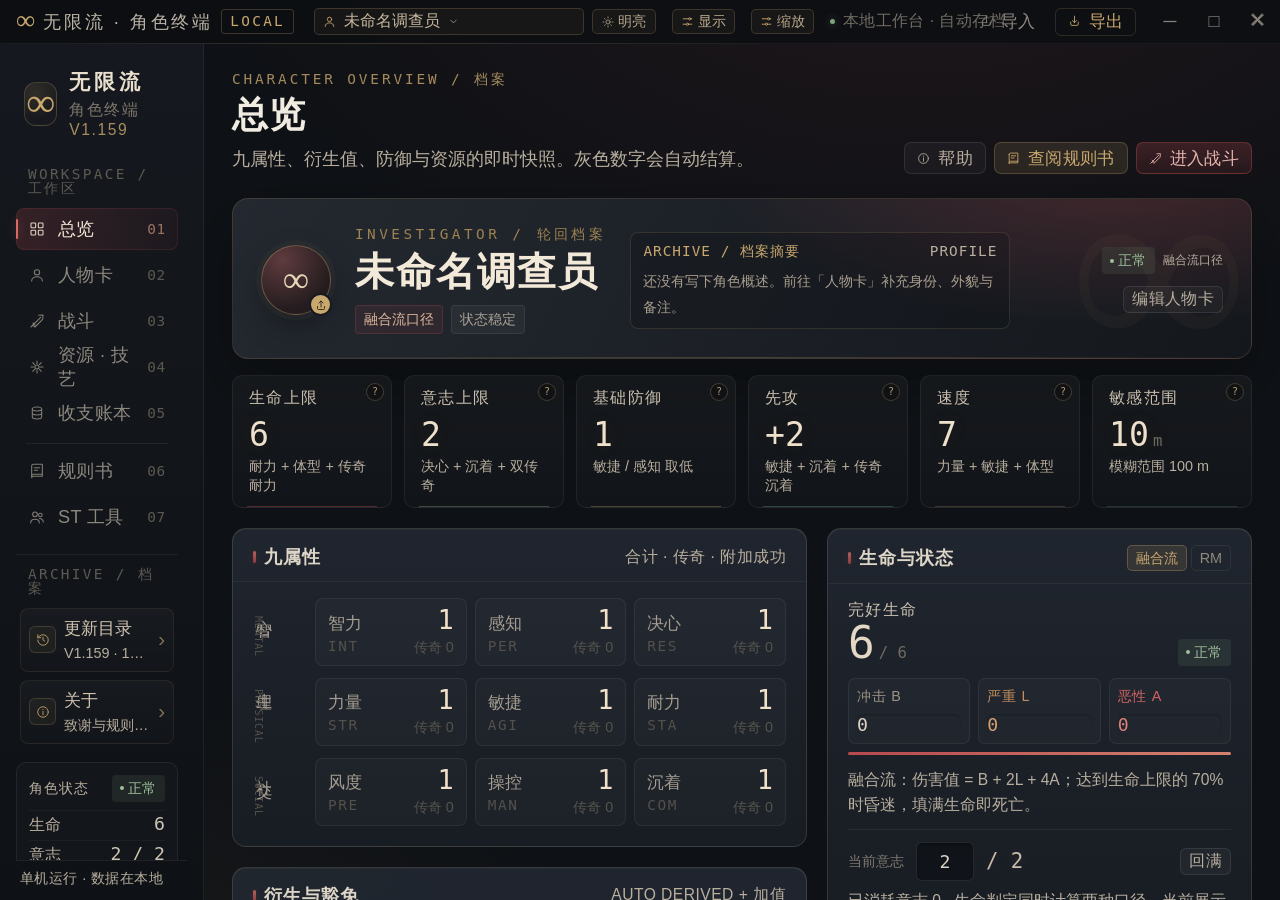
<file: web/index.html>
<!DOCTYPE html>
<html lang="zh-CN">
<head>
  <meta charset="UTF-8">
  <meta name="viewport" content="width=device-width, initial-scale=1.0">
  <meta name="color-scheme" content="dark light">
  <title>无限流 · 角色终端</title>
  <script>
    try {
      if (localStorage.getItem('infinite-terminal/theme') === 'light')
        document.documentElement.dataset.theme = 'light';
    } catch (e) {}
  </script>
  <link rel="stylesheet" href="app.css?v=167">
</head>
<body>
  <div class="app" id="app">
    <header class="titlebar" id="titlebar">
      <div class="titlebar-left">
        <span class="tiny-mark">∞</span>
        <span class="titlebar-name">无限流 · 角色终端</span>
        <span class="local-badge">LOCAL</span>
      </div>
      <div class="titlebar-center">
        <div class="character-switcher">
          <button class="character-switch-btn" data-action="toggle-character-menu" title="切换角色卡">
            <span class="character-switch-icon" data-icon="user"></span>
            <span id="character-switch-name">未命名调查员</span>
            <span class="character-switch-caret" data-icon="down"></span>
          </button>
          <div class="character-menu" id="character-menu" hidden></div>
        </div>
        <button class="theme-toggle" data-action="toggle-theme" title="切换明亮 / 暗黑模式">
          <span class="theme-toggle-icon" data-theme-icon></span><span data-theme-label>明亮</span>
        </button>
        <div class="display-control">
          <button class="display-toggle" data-action="toggle-display-panel" title="调节亮度 / 对比度 / 灰度">
            <span class="display-toggle-icon" data-icon="sliders"></span><span>显示</span>
          </button>
          <div class="display-panel" id="display-panel" hidden>
            <div class="display-head"><span>显示调节</span><button class="display-close" data-action="close-display-panel" title="关闭">×</button></div>
            <label class="display-row"><span>亮度</span><input id="display-brightness" type="range" min="70" max="130" step="1"><output id="display-brightness-value">100%</output></label>
            <label class="display-row"><span>对比度</span><input id="display-contrast" type="range" min="70" max="130" step="1"><output id="display-contrast-value">100%</output></label>
            <label class="display-row"><span>灰度</span><input id="display-grayscale" type="range" min="0" max="100" step="1"><output id="display-grayscale-value">0%</output></label>
            <div class="display-actions"><button class="btn small" data-action="reset-display">恢复默认</button></div>
          </div>
        </div>
        <div class="display-control zoom-control">
          <button class="display-toggle" data-action="toggle-zoom-panel" title="缩放整个软件界面">
            <span class="display-toggle-icon" data-icon="sliders"></span><span>缩放</span>
          </button>
          <div class="display-panel" id="zoom-panel" hidden>
            <div class="display-head"><span>缩放</span><button class="display-close" data-action="close-zoom-panel" title="关闭">×</button></div>
            <label class="display-row"><span>界面</span><input id="ui-zoom-range" type="range" min="85" max="150" step="5"><output id="ui-zoom-value">115%</output></label>
            <label class="display-row"><span>字体</span><input id="font-zoom-range" type="range" min="80" max="150" step="5"><output id="font-zoom-value">100%</output></label>
            <div class="display-actions"><button class="btn small" data-action="reset-ui-zoom">恢复默认</button></div>
          </div>
        </div>
        <span class="save-dot" id="save-dot"></span>
        <span id="save-label">本地工作台 · 自动存档</span>
      </div>
      <div class="titlebar-right">
        <button class="tb-action" data-action="import" title="导入角色卡 JSON">
          <span data-icon="upload"></span><span>导入</span>
        </button>
        <button class="tb-action primary" data-action="export" title="导出角色卡 JSON">
          <span data-icon="download"></span><span>导出</span>
        </button>
        <div class="window-controls">
          <button class="win-btn" data-window="minimize" title="最小化"><span>─</span></button>
          <button class="win-btn" data-window="maximize" title="最大化"><span id="max-icon">□</span></button>
          <button class="win-btn close" data-window="close" title="关闭"><span>✕</span></button>
        </div>
      </div>
    </header>

    <div class="shell">
      <aside class="sidebar">
        <div class="side-scroll">
        <div class="brand">
          <div class="brand-mark">∞</div>
          <div class="brand-text">
            <div class="brand-title">无限流</div>
            <div class="brand-sub">角色终端 <span>V1.159</span></div>
          </div>
        </div>

        <div class="side-label">WORKSPACE / 工作区</div>
        <nav class="nav" id="nav">
          <button class="nav-item active" data-nav="overview">
            <span class="nav-icon" data-icon="grid"></span>
            <span class="nav-text">总览</span>
            <span class="nav-key">01</span>
          </button>
          <button class="nav-item" data-nav="character">
            <span class="nav-icon" data-icon="user"></span>
            <span class="nav-text">人物卡</span>
            <span class="nav-key">02</span>
          </button>
          <button class="nav-item" data-nav="combat">
            <span class="nav-icon" data-icon="sword"></span>
            <span class="nav-text">战斗</span>
            <span class="nav-key">03</span>
          </button>
          <button class="nav-item" data-nav="resources">
            <span class="nav-icon" data-icon="spark"></span>
            <span class="nav-text">资源 · 技艺</span>
            <span class="nav-key">04</span>
          </button>
          <button class="nav-item" data-nav="ledger">
            <span class="nav-icon" data-icon="coin"></span>
            <span class="nav-text">收支账本</span>
            <span class="nav-key">05</span>
          </button>
          <button class="nav-item rules-nav" data-nav="rules">
            <span class="nav-icon" data-icon="book"></span>
            <span class="nav-text">规则书</span>
            <span class="nav-key">06</span>
          </button>
          <button class="nav-item" data-nav="st">
            <span class="nav-icon" data-icon="users"></span>
            <span class="nav-text">ST 工具</span>
            <span class="nav-key">07</span>
          </button>
        </nav>

        <div class="side-label side-label-tools">ARCHIVE / 档案</div>
        <div class="side-tools">
          <button class="side-tool" data-action="changelog-open">
            <span class="side-tool-icon" data-icon="history"></span>
            <span class="side-tool-text"><b>更新目录</b><small>V1.159 · 156 版</small></span>
            <span class="side-tool-arrow">›</span>
          </button>
          <button class="side-tool" data-action="about-open">
            <span class="side-tool-icon" data-icon="info"></span>
            <span class="side-tool-text"><b>关于</b><small>致谢与规则书贡献者</small></span>
            <span class="side-tool-arrow">›</span>
          </button>
        </div>

        <div class="side-spacer"></div>

        <div class="side-vitals" id="side-vitals">
          <div class="vitals-head">
            <span>角色状态</span>
            <span class="status-pill muted" id="side-status">未建卡</span>
          </div>
          <div class="vital-row"><span>生命</span><b id="side-hp">—</b></div>
          <div class="vital-row"><span>意志</span><b id="side-will">—</b></div>
          <div class="vital-row"><span>先攻</span><b id="side-init">—</b></div>
          <div class="vital-row"><span>速度</span><b id="side-speed">—</b></div>
          <div class="vital-row"><span>基础防御</span><b id="side-def">—</b></div>
        </div>

        <div class="side-rule"></div>
        <div class="side-chm" id="side-chm">
          <div class="chm-dot" id="chm-dot"></div>
          <div>
            <div class="chm-label">CHM 规则库</div>
            <div class="chm-count" id="chm-count">扫描中…</div>
          </div>
        </div>
        </div>
        <div class="side-foot">
          <span>单机运行 · 数据在本地</span>
        </div>
      </aside>

      <main class="main" id="main">
        <section class="view active" id="view-overview"></section>
        <section class="view" id="view-character"></section>
        <section class="view" id="view-combat"></section>
        <section class="view" id="view-resources"></section>
        <section class="view" id="view-ledger"></section>
        <section class="view" id="view-rules"></section>
        <section class="view" id="view-st"></section>
      </main>
    </div>
  </div>

  <div class="modal-layer" id="modal-layer" hidden>
    <div class="modal-card" id="modal-card"></div>
  </div>

  <div class="about-layer" id="about-layer" hidden>
    <div class="about-stage" role="dialog" aria-modal="true" aria-labelledby="about-title">
      <button class="about-close" data-action="about-close" title="返回规则书">✕</button>
      <div class="about-emblem" aria-hidden="true">
        <span class="about-orbit orbit-a"></span>
        <span class="about-orbit orbit-b"></span>
        <span class="about-mark">∞</span>
      </div>
      <div class="about-kicker">RULEBOOK CONTRIBUTORS · 致谢</div>
      <h2 class="about-title" id="about-title">致 谢</h2>
      <div class="about-divider" aria-hidden="true"><i></i><span>◆</span><i></i></div>
      <div class="about-credit-grid">
        <div class="about-credit-card">
          <div class="about-credit-label">RULEBOOK / 规则书贡献</div>
          <p class="about-credit-text">感谢 <b>滑稽金_金子</b>、<b>觉妖怪</b>、<b>啤酒鸦</b> 和<b>广大群友</b>对群友版无限流规则书的贡献</p>
        </div>
        <div class="about-credit-card">
          <div class="about-credit-label">SOFTWARE / 软件构建</div>
          <p class="about-credit-text">感谢 <b>滑稽金_金子</b> 对本软件的立项，构建，以及后续的维护</p>
        </div>
      </div>
      <div class="about-signature">
        <span class="about-seal">∞</span>
        <span>无限流 · 角色终端</span>
        <span class="about-dot">·</span>
        <span>V1.159</span>
      </div>
      <div class="about-actions">
        <button class="btn gold" data-action="about-check-update">⟳ 检查更新</button>
        <button class="btn" data-action="about-reset">重置</button>
        <button class="btn" data-action="about-close">返回</button>
      </div>
    </div>
  </div>

  <div class="changelog-layer" id="changelog-layer" hidden>
    <div class="changelog-stage" role="dialog" aria-modal="true" aria-labelledby="changelog-title">
      <button class="about-close" data-action="changelog-close" title="关闭更新目录">✕</button>
      <div class="changelog-head">
        <div class="about-kicker">CHANGELOG · 更新目录</div>
        <h2 class="changelog-title" id="changelog-title">版本记录</h2>
        <div class="changelog-sub">按每次更新递增 · 共 <b id="changelog-count">156</b> 个版本 · 当前 <span id="changelog-current">V1.159</span></div>
        <div class="about-divider"><i></i><span>◆</span><i></i></div>
      </div>
      <div class="changelog-scroll" id="changelog-list"></div>
      <div class="changelog-actions"><button class="btn gold" data-action="changelog-close">返回</button></div>
    </div>
  </div>

  <div class="guide-layer" id="guide-layer" hidden>
    <div class="guide-spotlight" id="guide-spotlight" hidden></div>
    <div class="guide-card" id="guide-card" role="dialog" aria-modal="true" aria-labelledby="guide-title">
      <div class="guide-head"><span class="guide-kicker" id="guide-kicker">新手引导</span><button class="guide-skip" data-action="guide-skip">跳过</button></div>
      <div class="guide-title" id="guide-title"></div>
      <div class="guide-body" id="guide-body"></div>
      <div class="guide-actions">
        <button class="btn" data-action="guide-prev">上一步</button>
        <button class="btn gold" data-action="guide-next">下一步</button>
      </div>
    </div>
  </div>

  <div class="toasts" id="toasts"></div>

  <script src="data.js?v=167"></script>
  <script src="calc.js?v=167"></script>
  <script src="app.js?v=167"></script>
</body>
</html>
</file>
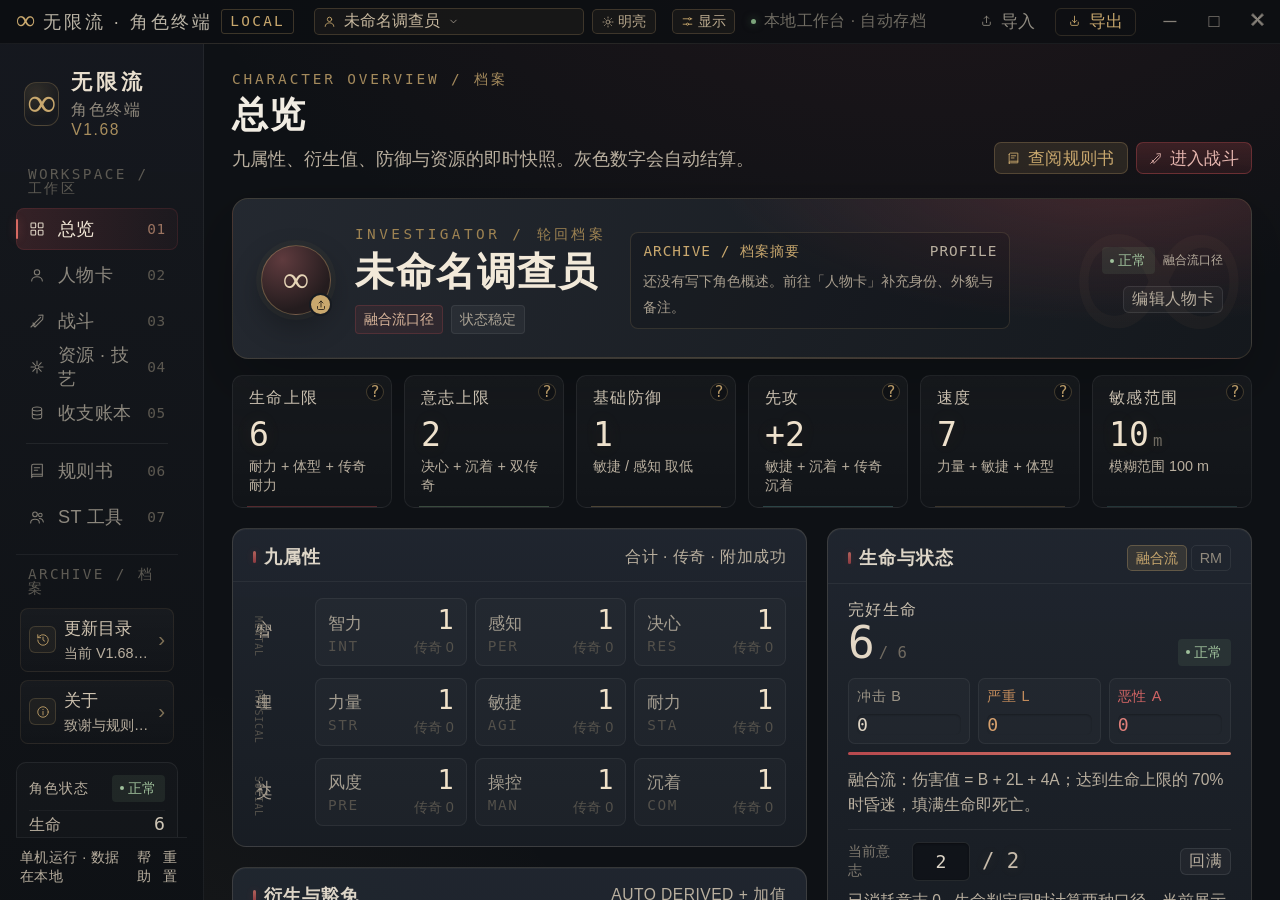
<file: mobile/app/src/main/assets/www/index.html>
<!DOCTYPE html>
<html lang="zh-CN">
<head>
  <meta charset="UTF-8">
  <meta name="viewport" content="width=device-width, initial-scale=1.0">
  <meta name="color-scheme" content="dark light">
  <title>无限流 · 角色终端</title>
  <script>
    try {
      if (localStorage.getItem('infinite-terminal/theme') === 'light')
        document.documentElement.dataset.theme = 'light';
    } catch (e) {}
  </script>
  <link rel="stylesheet" href="app.css?v=60">
  <link rel="stylesheet" href="mobile.css">
</head>
<body>
  <div class="app" id="app">
    <header class="titlebar" id="titlebar">
      <div class="titlebar-left">
        <span class="tiny-mark">∞</span>
        <span class="titlebar-name">无限流 · 角色终端</span>
        <span class="local-badge">LOCAL</span>
      </div>
      <div class="titlebar-center">
        <div class="character-switcher">
          <button class="character-switch-btn" data-action="toggle-character-menu" title="切换角色卡">
            <span class="character-switch-icon" data-icon="user"></span>
            <span id="character-switch-name">未命名调查员</span>
            <span class="character-switch-caret" data-icon="down"></span>
          </button>
          <div class="character-menu" id="character-menu" hidden></div>
        </div>
        <button class="theme-toggle" data-action="toggle-theme" title="切换明亮 / 暗黑模式">
          <span class="theme-toggle-icon" data-theme-icon></span><span data-theme-label>明亮</span>
        </button>
        <div class="display-control">
          <button class="display-toggle" data-action="toggle-display-panel" title="调节亮度 / 对比度 / 灰度">
            <span class="display-toggle-icon" data-icon="sliders"></span><span>显示</span>
          </button>
          <div class="display-panel" id="display-panel" hidden>
            <div class="display-head"><span>显示调节</span><button class="display-close" data-action="close-display-panel" title="关闭">×</button></div>
            <label class="display-row"><span>亮度</span><input id="display-brightness" type="range" min="70" max="130" step="1"><output id="display-brightness-value">100%</output></label>
            <label class="display-row"><span>对比度</span><input id="display-contrast" type="range" min="70" max="130" step="1"><output id="display-contrast-value">100%</output></label>
            <label class="display-row"><span>灰度</span><input id="display-grayscale" type="range" min="0" max="100" step="1"><output id="display-grayscale-value">0%</output></label>
            <div class="display-actions"><button class="btn small" data-action="reset-display">恢复默认</button></div>
          </div>
        </div>
        <span class="save-dot" id="save-dot"></span>
        <span id="save-label">本地工作台 · 自动存档</span>
      </div>
      <div class="titlebar-right">
        <button class="tb-action" data-action="import" title="导入角色卡 JSON">
          <span data-icon="upload"></span><span>导入</span>
        </button>
        <button class="tb-action primary" data-action="export" title="导出角色卡 JSON">
          <span data-icon="download"></span><span>导出</span>
        </button>
        <div class="window-controls">
          <button class="win-btn" data-window="minimize" title="最小化"><span>─</span></button>
          <button class="win-btn" data-window="maximize" title="最大化"><span id="max-icon">□</span></button>
          <button class="win-btn close" data-window="close" title="关闭"><span>✕</span></button>
        </div>
      </div>
    </header>

    <div class="shell">
      <aside class="sidebar">
        <div class="side-scroll">
        <div class="brand">
          <div class="brand-mark">∞</div>
          <div class="brand-text">
            <div class="brand-title">无限流</div>
            <div class="brand-sub">角色终端 <span>V1.68</span></div>
          </div>
        </div>

        <div class="side-label">WORKSPACE / 工作区</div>
        <nav class="nav" id="nav">
          <button class="nav-item active" data-nav="overview">
            <span class="nav-icon" data-icon="grid"></span>
            <span class="nav-text">总览</span>
            <span class="nav-key">01</span>
          </button>
          <button class="nav-item" data-nav="character">
            <span class="nav-icon" data-icon="user"></span>
            <span class="nav-text">人物卡</span>
            <span class="nav-key">02</span>
          </button>
          <button class="nav-item" data-nav="combat">
            <span class="nav-icon" data-icon="sword"></span>
            <span class="nav-text">战斗</span>
            <span class="nav-key">03</span>
          </button>
          <button class="nav-item" data-nav="resources">
            <span class="nav-icon" data-icon="spark"></span>
            <span class="nav-text">资源 · 技艺</span>
            <span class="nav-key">04</span>
          </button>
          <button class="nav-item" data-nav="ledger">
            <span class="nav-icon" data-icon="coin"></span>
            <span class="nav-text">收支账本</span>
            <span class="nav-key">05</span>
          </button>
          <button class="nav-item rules-nav" data-nav="rules">
            <span class="nav-icon" data-icon="book"></span>
            <span class="nav-text">规则书</span>
            <span class="nav-key">06</span>
          </button>
          <button class="nav-item" data-nav="st">
            <span class="nav-icon" data-icon="users"></span>
            <span class="nav-text">ST 工具</span>
            <span class="nav-key">07</span>
          </button>
        </nav>

        <div class="side-label side-label-tools">ARCHIVE / 档案</div>
        <div class="side-tools">
          <button class="side-tool" data-action="changelog-open">
            <span class="side-tool-icon" data-icon="history"></span>
            <span class="side-tool-text"><b>更新目录</b><small>当前 V1.68 · 43 个版本</small></span>
            <span class="side-tool-arrow">›</span>
          </button>
          <button class="side-tool" data-action="about-open">
            <span class="side-tool-icon" data-icon="info"></span>
            <span class="side-tool-text"><b>关于</b><small>致谢与规则书贡献者</small></span>
            <span class="side-tool-arrow">›</span>
          </button>
        </div>

        <div class="side-spacer"></div>

        <div class="side-vitals" id="side-vitals">
          <div class="vitals-head">
            <span>角色状态</span>
            <span class="status-pill muted" id="side-status">未建卡</span>
          </div>
          <div class="vital-row"><span>生命</span><b id="side-hp">—</b></div>
          <div class="vital-row"><span>意志</span><b id="side-will">—</b></div>
          <div class="vital-row"><span>先攻 / 速度</span><b id="side-init">—</b></div>
          <div class="vital-row"><span>基础防御</span><b id="side-def">—</b></div>
        </div>

        <div class="side-rule"></div>
        <div class="side-chm" id="side-chm">
          <div class="chm-dot" id="chm-dot"></div>
          <div>
            <div class="chm-label">CHM 规则库</div>
            <div class="chm-count" id="chm-count">扫描中…</div>
          </div>
        </div>
        </div>
        <div class="side-foot">
          <span>单机运行 · 数据在本地</span>
          <button class="text-btn" data-action="help" title="快速上手与快捷键">帮助</button>
          <button class="text-btn" data-action="reset" title="清空当前角色卡">重置</button>
        </div>
      </aside>

      <main class="main" id="main">
        <section class="view active" id="view-overview"></section>
        <section class="view" id="view-character"></section>
        <section class="view" id="view-combat"></section>
        <section class="view" id="view-resources"></section>
        <section class="view" id="view-ledger"></section>
        <section class="view" id="view-rules"></section>
        <section class="view" id="view-st"></section>
      </main>
    </div>
  </div>

  <div class="modal-layer" id="modal-layer" hidden>
    <div class="modal-card" id="modal-card"></div>
  </div>

  <div class="about-layer" id="about-layer" hidden>
    <div class="about-stage" role="dialog" aria-modal="true" aria-labelledby="about-title">
      <button class="about-close" data-action="about-close" title="返回规则书">✕</button>
      <div class="about-emblem" aria-hidden="true">
        <span class="about-orbit orbit-a"></span>
        <span class="about-orbit orbit-b"></span>
        <span class="about-mark">∞</span>
      </div>
      <div class="about-kicker">RULEBOOK CONTRIBUTORS · 致谢</div>
      <h2 class="about-title" id="about-title">致 谢</h2>
      <div class="about-divider" aria-hidden="true"><i></i><span>◆</span><i></i></div>
      <p class="about-thanks">感谢 <b>滑稽金_金子</b>、<b>觉妖怪</b>、<b>啤酒鸦</b> 和<b>广大群友</b>对群友版无限流规则书的贡献</p>
      <p class="about-note">感谢 <b>滑稽金_金子</b> 对本软件的立项，构建，以及后续的维护</p>
      <div class="about-signature">
        <span class="about-seal">∞</span>
        <span>无限流 · 角色终端</span>
        <span class="about-dot">·</span>
        <span>V1.68</span>
      </div>
      <div class="about-actions"><button class="btn gold" data-action="about-close">返回</button></div>
    </div>
  </div>

  <div class="changelog-layer" id="changelog-layer" hidden>
    <div class="changelog-stage" role="dialog" aria-modal="true" aria-labelledby="changelog-title">
      <button class="about-close" data-action="changelog-close" title="关闭更新目录">✕</button>
      <div class="changelog-head">
        <div class="about-kicker">CHANGELOG · 更新目录</div>
        <h2 class="changelog-title" id="changelog-title">版本记录</h2>
        <div class="changelog-sub">按每次更新递增 · 共 <b id="changelog-count">43</b> 个版本 · 当前 <span id="changelog-current">V1.68</span></div>
        <div class="about-divider"><i></i><span>◆</span><i></i></div>
      </div>
      <div class="changelog-scroll" id="changelog-list"></div>
      <div class="changelog-actions"><button class="btn gold" data-action="changelog-close">返回</button></div>
    </div>
  </div>

  <div class="guide-layer" id="guide-layer" hidden>
    <div class="guide-spotlight" id="guide-spotlight" hidden></div>
    <div class="guide-card" id="guide-card" role="dialog" aria-modal="true" aria-labelledby="guide-title">
      <div class="guide-head"><span class="guide-kicker" id="guide-kicker">新手引导</span><button class="guide-skip" data-action="guide-skip">跳过</button></div>
      <div class="guide-title" id="guide-title"></div>
      <div class="guide-body" id="guide-body"></div>
      <div class="guide-actions">
        <button class="btn" data-action="guide-prev">上一步</button>
        <button class="btn gold" data-action="guide-next">下一步</button>
      </div>
    </div>
  </div>

  <div class="toasts" id="toasts"></div>

  <script src="android-bridge.js"></script>
  <script src="data.js?v=60"></script>
  <script src="calc.js?v=60"></script>
  <script src="app.js?v=60"></script>
  <script src="mobile.js"></script>
</body>
</html>
</file>
<file: web/app.css>
:root {
  --bg: #0e1115;
  --bg-deep: #0a0c0f;
  --panel: #1a1f27;
  --panel-2: #202630;
  --panel-3: #28303b;
  --line: rgba(211, 194, 162, 0.16);
  --line-strong: rgba(211, 194, 162, 0.28);
  --text: #f1ece2;
  --text-soft: #ddd5c7;
  --muted: #b1a99b;
  --dim: #918a7e;
  --faint: #7c766a;
  --note: #b9af9f;
  --note-strong: #c9bfaf;
  --note-soft: #a89e8e;
  --crimson: #b8494e;
  --crimson-bright: #d76a62;
  --crimson-soft: rgba(184, 73, 78, 0.14);
  --gold: #c9a86e;
  --num: #e8ca92;
  --ok: #b4cbab;
  --attr-mental: #8bbbd8;
  --attr-physical: #9fc38f;
  --attr-social: #e2c486;
  --gold-soft: rgba(201, 168, 110, 0.13);
  --teal: #62a9a3;
  --green: #7ca47b;
  --orange: #c28b5b;
  --red: #d05e5e;
  --shadow: 0 18px 48px rgba(0, 0, 0, 0.28);
  --radius: 14px;
  --radius-sm: 9px;
  --font: "Microsoft YaHei UI", "Microsoft YaHei", "PingFang SC", "Segoe UI", sans-serif;
  --mono: "Cascadia Code", "Consolas", "SFMono-Regular", monospace;
}

* { box-sizing: border-box; }
html, body { height: 100%; }
body {
  margin: 0;
  background: var(--bg);
  color: var(--text);
  font-family: var(--font);
  font-size: 13px;
  overflow: hidden;
  -webkit-font-smoothing: antialiased;
}
button, input, select, textarea { font: inherit; color: inherit; }
button { border: none; background: none; cursor: pointer; }
a { color: var(--gold); }
::selection { background: rgba(201, 168, 110, 0.32); color: #fff; }
::-webkit-scrollbar { width: 9px; height: 9px; }
::-webkit-scrollbar-track { background: transparent; }
::-webkit-scrollbar-thumb { background: #30343b; border-radius: 8px; border: 2px solid var(--bg); }
::-webkit-scrollbar-thumb:hover { background: #464a50; }

.app { height: 100vh; display: flex; flex-direction: column; background:
  radial-gradient(1200px 680px at 72% -10%, rgba(184, 73, 78, 0.10), transparent 62%),
  radial-gradient(900px 500px at 5% 108%, rgba(201, 168, 110, 0.05), transparent 60%),
  var(--bg);
}

/* ---------------- title bar ---------------- */
.titlebar {
  height: 44px;
  flex: 0 0 44px;
  display: grid;
  grid-template-columns: auto minmax(0, 1fr) auto;
  align-items: center;
  gap: 20px;
  padding: 0 0 0 16px;
  background: rgba(12, 14, 18, 0.86);
  border-bottom: 1px solid rgba(255,255,255,0.055);
  user-select: none;
  position: relative;
  z-index: 20;
  cursor: grab;
}
.titlebar:active { cursor: grabbing; }
.titlebar button { cursor: pointer; }
.titlebar::after {
  content: "";
  position: absolute; left: 0; right: 0; bottom: -1px; height: 1px;
  background: linear-gradient(90deg, transparent, rgba(201,168,110,.18), transparent 60%);
  pointer-events: none;
}
.titlebar-left { display: flex; align-items: center; gap: 8px; min-width: 0; }
.tiny-mark {
  font-family: Georgia, serif; font-size: 20px; line-height: 1; color: var(--gold);
  transform: translateY(-1px);
}
.titlebar-name { font-size: 12px; letter-spacing: .16em; color: #bab3a5; white-space: nowrap; }
.local-badge {
  font: 10px/1 var(--mono); letter-spacing: .16em; color: var(--gold);
  padding: 4px 8px; border: 1px solid rgba(201,168,110,.26); border-radius: 3px;
}
.titlebar-center {
  display: flex; align-items: center; justify-self: start; gap: 8px; font-size: 11px; color: #706c63;
  letter-spacing: .04em; white-space: nowrap;
}
.save-dot { width: 5px; height: 5px; border-radius: 50%; background: #5f645c; transition: .25s; }
.save-dot.on { background: var(--green); box-shadow: 0 0 8px rgba(124,164,123,.5); }
.titlebar-right { display: flex; align-items: center; height: 100%; justify-self: end; }
.character-switcher { position: relative; display: flex; align-items: center; }
.character-switch-btn {
  width: 270px; max-width: 270px; height: 27px; display: inline-flex; align-items: center; gap: 8px;
  padding: 0 8px; border-radius: 5px; border: 1px solid rgba(201,168,110,.22);
  background: rgba(201,168,110,.055); color: #c7b89f; font-size: 11px;
}
.character-switch-btn:hover { border-color: rgba(201,168,110,.48); background: rgba(201,168,110,.11); color: #f0dfbf; }
.character-switch-icon { width: 13px; height: 13px; display: flex; color: var(--gold); }
.character-switch-icon svg { width: 13px; height: 13px; }
#character-switch-name { max-width: 200px; overflow: hidden; text-overflow: ellipsis; white-space: nowrap; }
.character-switch-caret { width: 12px; height: 12px; display: flex; color: var(--note); }
.character-switch-caret svg { width: 11px; height: 11px; }
.character-menu {
  position: absolute; top: 34px; left: 0; width: 286px; z-index: 80;
  padding: 8px; border-radius: 9px; border: 1px solid rgba(201,168,110,.26);
  background: linear-gradient(180deg, #1c222b, #151a21); box-shadow: 0 18px 48px rgba(0,0,0,.5);
}
.character-menu[hidden] { display: none; }
.cm-head { display: flex; justify-content: space-between; align-items: center; padding: 2px 4px 8px; color: var(--note); font-size: 10px; letter-spacing: .08em; }
.cm-head b { color: var(--gold); font: 11px/1 var(--mono); font-weight: 400; }
.cm-list { display: flex; flex-direction: column; gap: 2px; max-height: 250px; overflow-y: auto; }
.cm-item { width: 100%; text-align: left; display: flex; flex-direction: column; gap: 2px; padding: 8px 8px; border-radius: 5px; border: 1px solid transparent; }
.cm-item:hover { background: rgba(201,168,110,.07); }
.cm-item.active { background: rgba(201,168,110,.1); border-color: rgba(201,168,110,.25); }
.cm-name { color: var(--note-strong); font-size: 11px; overflow: hidden; text-overflow: ellipsis; white-space: nowrap; }
.cm-meta { color: var(--note); font-size: 10px; }
.cm-actions { display: flex; gap: 4px; margin-top: 8px; padding-top: 8px; border-top: 1px solid var(--line); }
.cm-actions button { flex: 1; padding: 4px 2px; border-radius: 4px; border: 1px solid var(--line); color: var(--note); font-size: 10px; }
.cm-actions button:hover { color: var(--gold); border-color: rgba(201,168,110,.35); background: rgba(201,168,110,.06); }
html[data-theme="light"] .character-switch-btn { color: var(--note); background: rgba(143,106,50,.07); border-color: rgba(143,106,50,.25); }
html[data-theme="light"] .character-switch-btn:hover { color: var(--text-soft); background: rgba(143,106,50,.14); }
html[data-theme="light"] .character-menu { background: #fbf7ef; border-color: rgba(143,106,50,.25); box-shadow: 0 18px 48px rgba(70,50,20,.18); }
html[data-theme="light"] .cm-item:hover { background: rgba(143,106,50,.07); }
html[data-theme="light"] .cm-item.active { background: rgba(143,106,50,.12); border-color: rgba(143,106,50,.3); }
html[data-theme="light"] .cm-name { color: var(--text-soft); }
html[data-theme="light"] .cm-meta { color: var(--dim); }
.display-control { position: relative; display: flex; align-items: center; }
.display-toggle {
  height: 25px; display: inline-flex; align-items: center; gap: 4px; padding: 0 8px;
  border-radius: 5px; border: 1px solid rgba(201,168,110,.22); background: rgba(201,168,110,.055);
  color: #b9a98d; font-size: 10px; margin-right: 8px;
}
.display-toggle:hover { color: #f1dbaa; border-color: rgba(201,168,110,.48); background: rgba(201,168,110,.12); }
.display-toggle-icon { display: flex; width: 13px; height: 13px; color: var(--gold); }
.display-toggle-icon svg { width: 13px; height: 13px; }
.display-panel {
  position: absolute; top: 34px; right: 0; width: 255px; z-index: 90;
  padding: 12px 12px; border-radius: 9px; border: 1px solid rgba(201,168,110,.27);
  background: linear-gradient(180deg, #1c222b, #151a21); box-shadow: 0 18px 48px rgba(0,0,0,.5);
}
.display-panel[hidden] { display: none; }
.display-head { display: flex; align-items: center; justify-content: space-between; color: var(--gold); font-size: 10px; letter-spacing: .08em; padding-bottom: 8px; }
.display-close { color: var(--note); font-size: 15px; line-height: 1; padding: 0 2px; }
.display-close:hover { color: var(--gold); }
.display-row { display: grid; grid-template-columns: 42px minmax(0,1fr) 38px; align-items: center; gap: 8px; margin-top: 8px; color: var(--note); font-size: 10px; }
.display-row input[type="range"] { width: 100%; accent-color: #c9a86e; height: 14px; }
.display-row output { color: var(--note-strong); font: 10px/1 var(--mono); text-align: right; }
.display-actions { display: flex; justify-content: flex-end; margin-top: 12px; padding-top: 8px; border-top: 1px solid var(--line); }
.display-actions .btn { height: 23px; font-size: 10px; }
html[data-theme="light"] .display-toggle { color: var(--note); border-color: rgba(143,106,50,.3); background: rgba(143,106,50,.09); }
html[data-theme="light"] .display-panel { background: #fbf7ef; border-color: rgba(143,106,50,.25); box-shadow: 0 18px 48px rgba(70,50,20,.18); }
html[data-theme="light"] .display-row { color: var(--note); }
html[data-theme="light"] .display-row output { color: var(--text-soft); }
.theme-toggle {
  height: 25px; display: inline-flex; align-items: center; gap: 4px;
  padding: 0 8px; margin-right: 8px; border-radius: 5px;
  border: 1px solid rgba(201,168,110,.22); background: rgba(201,168,110,.055);
  color: #b9a98d; font-size: 10px; letter-spacing: .03em; transition: .16s;
}
.theme-toggle-icon { display: flex; align-items: center; justify-content: center; width: 13px; height: 13px; }
.theme-toggle-icon svg { width: 12px; height: 12px; }
.theme-toggle:hover { color: #f1dbaa; border-color: rgba(201,168,110,.48); background: rgba(201,168,110,.12); }
.tb-action {
  height: 28px; display: inline-flex; align-items: center; gap: 8px;
  padding: 0 12px; margin-right: 8px; border-radius: 6px;
  color: #8f8a80; font-size: 11px; transition: .18s;
}
.tb-action svg { width: 13px; height: 13px; }
.tb-action:hover { color: var(--text); background: rgba(255,255,255,.05); }
.tb-action.primary { color: var(--gold); border: 1px solid rgba(201,168,110,.18); }
.tb-action.primary:hover { background: var(--gold-soft); }
.window-controls { display: flex; height: 100%; margin-left: 4px; }
.win-btn {
  width: 44px; height: 100%; display: flex; align-items: center; justify-content: center;
  color: #868179; font-size: 13px; transition: .15s;
}
.win-btn:hover { background: rgba(255,255,255,.07); color: #fff; }
.win-btn.close:hover { background: #a23b3e; }

/* ---------------- shell / sidebar ---------------- */
.shell { flex: 1; display: flex; min-height: 0; }
.sidebar {
  width: 218px; flex: 0 0 218px; display: flex; flex-direction: column;
  padding: 0; overflow: hidden;
  background: linear-gradient(180deg, rgba(22,25,31,.92), rgba(14,17,21,.96));
  border-right: 1px solid rgba(255,255,255,.06);
  position: relative;
}
.side-scroll {
  flex: 1; min-height: 0; display: flex; flex-direction: column;
  padding: 24px 16px 8px; overflow-y: auto; overflow-x: hidden;
  overscroll-behavior: contain; scrollbar-gutter: stable;
}
.sidebar::after {
  content: ""; position: absolute; top: 0; right: -1px; width: 1px; height: 200px;
  background: linear-gradient(180deg, rgba(201,168,110,.35), transparent);
}
.brand { display: flex; align-items: center; gap: 12px; padding: 0 8px 28px; }
.brand-mark {
  width: 44px; height: 44px; display: flex; align-items: center; justify-content: center;
  font: 31px/1 Georgia, serif; color: var(--gold);
  border: 1px solid rgba(201,168,110,.26); border-radius: 12px;
  background: radial-gradient(circle at 35% 25%, rgba(201,168,110,.16), rgba(0,0,0,0) 70%);
  box-shadow: inset 0 0 20px rgba(201,168,110,.035);
}
.brand-title { font-size: 15px; letter-spacing: .18em; color: #e9dfce; font-weight: 600; }
.brand-sub { margin-top: 4px; font-size: 10px; color: var(--faint); letter-spacing: .1em; }
.brand-sub span { color: #a88e5e; }
.side-label {
  padding: 0 12px 12px; font: 10px/1 var(--mono); letter-spacing: .16em; color: #5d5a53;
}
.nav { display: flex; flex-direction: column; gap: 4px; }
.nav-item {
  position: relative; display: flex; align-items: center; gap: 12px;
  height: 42px; padding: 0 12px; border-radius: 8px;
  color: #8d887e; text-align: left; transition: .18s;
}
.nav-item:hover { color: #ddd4c4; background: rgba(255,255,255,.035); }
.nav-item.active {
  color: #f1e7d6; background: linear-gradient(90deg, rgba(184,73,78,.20), rgba(184,73,78,.05));
  box-shadow: inset 0 0 0 1px rgba(184,73,78,.16);
}
.nav-item.active::before {
  content: ""; position: absolute; left: 0; top: 11px; bottom: 11px; width: 2px;
  background: var(--crimson-bright); border-radius: 2px; box-shadow: 0 0 8px rgba(215,106,98,.4);
}
.nav-icon { width: 18px; height: 18px; display: flex; align-items: center; justify-content: center; opacity: .9; }
.nav-icon svg { width: 16px; height: 16px; }
.nav-text { flex: 1; font-size: 13px; letter-spacing: .02em; }
.nav-key { font: 10px/1 var(--mono); color: #5c5850; letter-spacing: .05em; }
.nav-item.active .nav-key { color: #9b7360; }
.nav-item.rules-nav { margin-top: 12px; }
.nav-item.rules-nav::after {
  content: ""; position: absolute; top: -7px; left: 10px; right: 10px; height: 1px;
  background: rgba(255,255,255,.065);
}
.side-spacer { flex: 1; min-height: 10px; }
.side-label-tools { margin-top: 16px; padding-top: 12px; border-top: 1px solid rgba(255,255,255,.055); }
.side-tools { display: flex; flex-direction: column; gap: 8px; padding: 0 4px; margin-bottom: 8px; }
.side-tool {
  width: 100%; display: flex; align-items: center; gap: 8px; padding: 8px 8px;
  border: 1px solid rgba(201,168,110,.1); border-radius: 8px;
  background: linear-gradient(180deg, rgba(255,255,255,.032), rgba(255,255,255,.012));
  text-align: left; transition: .16s;
}
.side-tool:hover { border-color: rgba(201,168,110,.28); background: rgba(201,168,110,.065); }
.side-tool-icon {
  width: 27px; height: 27px; flex: 0 0 27px; display: flex; align-items: center; justify-content: center;
  border-radius: 6px; border: 1px solid rgba(201,168,110,.2); color: #bb9b66;
  background: rgba(201,168,110,.06);
}
.side-tool-icon svg { width: 14px; height: 14px; }
.side-tool-text { display: flex; flex-direction: column; gap: 4px; min-width: 0; flex: 1; }
.side-tool-text b { font-size: 12px; color: #d0c4b1; font-weight: 500; }
.side-tool-text small { font-size: 10px; color: #7c7467; white-space: nowrap; overflow: hidden; text-overflow: ellipsis; }
.side-tool-arrow { color: #7f7157; font-size: 15px; line-height: 1; }
.side-vitals {
  border: 1px solid rgba(255,255,255,.065); border-radius: 10px;
  background: rgba(255,255,255,.018); padding: 12px 12px 8px;
}
.vitals-head { display: flex; align-items: center; justify-content: space-between; margin-bottom: 8px; }
.vitals-head > span:first-child { font-size: 10px; color: #777269; letter-spacing: .08em; }
.status-pill {
  display: inline-flex; align-items: center; gap: 4px; padding: 4px 8px; border-radius: 4px;
  font-size: 10px; letter-spacing: .04em; background: rgba(124,164,123,.12); color: #9fc09b;
}
.status-pill::before { content: ""; width: 4px; height: 4px; border-radius: 50%; background: currentColor; }
.status-pill.muted { background: rgba(255,255,255,.05); color: #8c877d; }
.status-pill.dead { background: rgba(208,94,94,.14); color: #e08181; }
.status-pill.down { background: rgba(194,139,91,.14); color: #d9a16e; }
.vital-row { display: flex; align-items: baseline; justify-content: space-between; gap: 8px; padding: 4px 0; border-top: 1px solid rgba(255,255,255,.04); }
.vital-row:first-of-type { border-top: none; }
.vital-row span { font-size: 10px; color: #78736a; }
.vital-row b { font: 12px/1 var(--mono); color: #cfc6b6; font-weight: 500; white-space: nowrap; flex: 0 0 auto; }
.vital-row span { min-width: 0; }
.side-rule { height: 1px; background: rgba(255,255,255,.055); margin: 12px 2px 12px; }
.side-chm { display: flex; gap: 8px; align-items: center; padding: 0 4px 12px; }
.chm-dot {
  width: 7px; height: 7px; border-radius: 50%; background: #615d55; flex: 0 0 auto;
  box-shadow: 0 0 0 3px rgba(255,255,255,.03);
}
.chm-dot.ready { background: var(--teal); box-shadow: 0 0 9px rgba(98,169,163,.45); }
.chm-dot.busy { background: var(--gold); animation: pulse 1.3s infinite; }
.chm-label { font-size: 10px; color: #8a8479; letter-spacing: .04em; }
.chm-count { font-size: 10px; color: #625e56; margin-top: 4px; }
.side-foot {
  flex: 0 0 auto; display: flex; align-items: center; justify-content: space-between;
  margin: 0 16px; padding: 8px 4px 12px;
  border-top: 1px solid rgba(255,255,255,.07);
}
.side-foot span { font-size: 10px; color: #56534d; letter-spacing: .03em; }
.text-btn { font-size: 10px; color: #6f6a61; padding: 2px; }
.text-btn:hover { color: var(--crimson-bright); }

/* ---------------- main / generic ---------------- */
.main { flex: 1; min-width: 0; overflow-y: auto; overflow-x: hidden; padding: 32px 36px 64px; position: relative; }
.main.rules-mode { overflow: hidden; padding: 24px 28px 20px; display: flex; flex-direction: column; }
.view { display: none; }
.view.active { display: block; animation: fadeUp .22s ease both; }
#view-rules.active { display: flex; flex-direction: column; flex: 1; min-height: 0; }
@keyframes fadeUp { from { opacity: 0; transform: translateY(5px); } to { opacity: 1; transform: none; } }
@keyframes pulse { 0%,100% { opacity: 1; } 50% { opacity: .35; } }

.page-head { display: flex; align-items: flex-end; justify-content: space-between; gap: 20px; margin-bottom: 24px; }
.eyebrow { font: 10px/1 var(--mono); letter-spacing: .2em; color: var(--gold); opacity: .8; margin-bottom: 8px; }
.page-title { margin: 0; font-size: 27px; font-weight: 600; letter-spacing: .035em; color: var(--text); line-height: 1.2; }
.page-title small { font-size: 13px; font-weight: 400; letter-spacing: .08em; color: var(--faint); margin-left: 12px; }
.page-desc { margin: 8px 0 0; color: #817b71; font-size: 11px; line-height: 1.6; }
.head-actions { display: flex; align-items: center; gap: 8px; flex: 0 0 auto; }

.btn {
  height: 32px; display: inline-flex; align-items: center; justify-content: center; gap: 8px;
  padding: 0 12px; border-radius: 7px; border: 1px solid rgba(255,255,255,.09);
  background: rgba(255,255,255,.035); color: var(--note); font-size: 11px;
  letter-spacing: .02em; transition: .17s; white-space: nowrap;
}
.btn svg { width: 13px; height: 13px; }
.btn:hover { color: var(--text); background: rgba(255,255,255,.065); border-color: rgba(255,255,255,.15); }
.btn:active { transform: translateY(1px); }
.btn.danger { color: var(--red); border-color: rgba(208,94,94,.34); background: rgba(208,94,94,.09); }
.btn.danger:hover { color: #ffb3ac; border-color: rgba(208,94,94,.6); background: rgba(208,94,94,.18); }
.btn.primary { border-color: rgba(184,73,78,.4); background: linear-gradient(180deg, rgba(184,73,78,.24), rgba(184,73,78,.13)); color: #e6b6af; }
.btn.primary:hover { background: rgba(184,73,78,.3); border-color: rgba(215,106,98,.5); }
.btn.gold { color: var(--gold); border-color: rgba(201,168,110,.25); background: var(--gold-soft); }
.btn.gold:hover { background: rgba(201,168,110,.18); }
.btn.small { height: 27px; padding: 0 8px; font-size: 10px; border-radius: 6px; }
.btn.icon { width: 31px; padding: 0; }
.btn.danger:hover { color: var(--red); border-color: rgba(208,94,94,.4); background: rgba(208,94,94,.1); }
.btn:disabled { opacity: .38; cursor: not-allowed; }

.panel {
  background: linear-gradient(180deg, rgba(33,39,48,.92), rgba(24,29,36,.95));
  border: 1px solid var(--line); border-radius: var(--radius);
  box-shadow: 0 1px 0 rgba(255,255,255,.035) inset;
}
.panel-head { display: flex; align-items: center; justify-content: space-between; gap: 12px; padding: 16px 20px 12px; border-bottom: 1px solid rgba(255,255,255,.055); }
.panel-head-right { display: flex; align-items: center; gap: 8px; min-width: 0; }
.collapsible .panel-head { cursor: pointer; user-select: none; }
.collapsible .panel-head:hover { background: rgba(255,255,255,.018); }
.collapse-btn {
  width: 23px; height: 23px; flex: 0 0 23px; display: flex; align-items: center; justify-content: center;
  border-radius: 4px; border: 1px solid rgba(201,168,110,.22); color: #b7a47f;
  background: rgba(201,168,110,.07); transition: .16s;
}
.collapse-btn svg { width: 12px; height: 12px; transform: rotate(90deg); transition: transform .18s ease; }
.collapse-btn.collapsed { color: #7f776b; border-color: rgba(255,255,255,.1); background: rgba(255,255,255,.025); }
.collapse-btn.collapsed svg { transform: rotate(0deg); }
.collapse-btn:hover { color: #f0dcb4; border-color: rgba(201,168,110,.45); background: rgba(201,168,110,.14); }
.panel-body.collapsed { display: none; }
.panel-title { display: flex; align-items: center; gap: 8px; font-size: 12px; color: #c9c1b3; letter-spacing: .05em; }
.panel-title::before { content: ""; width: 3px; height: 11px; border-radius: 2px; background: var(--crimson); opacity: .8; }
.panel-sub { font-size: 10px; color: #6e6961; letter-spacing: .03em; }
.panel-body { padding: 16px 20px 20px; }
.panel-body.flush { padding: 0; }

.section-grid { display: grid; gap: 20px; }
.g2 { grid-template-columns: repeat(2, minmax(0, 1fr)); }
.g3 { grid-template-columns: repeat(3, minmax(0, 1fr)); }
.g4 { grid-template-columns: repeat(4, minmax(0, 1fr)); }
.mt18 { margin-top: 20px; }
.mt12 { margin-top: 12px; }
.muted { color: var(--muted); }
.dim { color: var(--dim); }
.num { font-family: var(--mono); font-variant-numeric: tabular-nums; }
.gold { color: var(--gold); }
.crimson { color: var(--crimson-bright); }
.teal { color: var(--teal); }
.nowrap { white-space: nowrap; }
.empty {
  padding: 28px 20px; text-align: center; color: var(--faint); font-size: 11px;
  border: 1px dashed rgba(255,255,255,.09); border-radius: 10px; background: rgba(255,255,255,.012);
}
.empty b { display: block; color: var(--dim); font-weight: 500; margin-bottom: 4px; font-size: 12px; }

/* ---------------- fields ---------------- */
.field { display: flex; flex-direction: column; gap: 4px; min-width: 0; }
.field > label, .field-label { font-size: 10px; color: #7d776d; letter-spacing: .05em; }
.input, input[type="text"], input[type="number"], select, textarea {
  width: 100%; background: rgba(8,10,13,.5); border: 1px solid rgba(255,255,255,.09);
  border-radius: 6px; padding: 8px 8px; color: var(--text-soft); font-size: 12px;
  outline: none; transition: border-color .15s, background .15s, box-shadow .15s;
}
input[type="number"] { font-family: var(--mono); font-variant-numeric: tabular-nums; }
input[type="number"]::-webkit-outer-spin-button, input[type="number"]::-webkit-inner-spin-button { -webkit-appearance: none; margin: 0; }
input[type="number"] { -moz-appearance: textfield; }
input:focus, select:focus, textarea:focus {
  border-color: rgba(201,168,110,.48); background: rgba(12,15,19,.75);
  box-shadow: 0 0 0 2px rgba(201,168,110,.07);
}
input::placeholder, textarea::placeholder { color: #504d48; }
select {
  appearance: none; -webkit-appearance: none; padding-right: 24px;
  background-image: linear-gradient(45deg, transparent 50%, #777167 50%), linear-gradient(135deg, #777167 50%, transparent 50%);
  background-position: calc(100% - 13px) 50%, calc(100% - 9px) 50%;
  background-size: 4px 4px, 4px 4px; background-repeat: no-repeat;
}
select option { background: #1b1f26; color: var(--text-soft); }
textarea { resize: vertical; min-height: 72px; line-height: 1.7; }
.cell-input {
  width: 100%; min-width: 48px; background: rgba(0,0,0,.34); border: 1px solid var(--line);
  padding: 4px 8px; border-radius: 5px; font-size: 11px;
  box-shadow: inset 0 1px 2px rgba(0,0,0,.28);
  transition: border-color .15s, background .15s;
}
.cell-input:hover { border-color: var(--line-strong); background: rgba(0,0,0,.42); }
.cell-input:focus { border-color: var(--gold); background: rgba(0,0,0,.48); box-shadow: inset 0 1px 2px rgba(0,0,0,.3), 0 0 0 2px rgba(201,168,110,.14); }
.cell-input::placeholder { color: var(--dim); }

.input-suffix { position: relative; }
.input-suffix > span { position: absolute; right: 8px; top: 50%; transform: translateY(-50%); font-size: 10px; color: #5f5b53; pointer-events: none; }

/* ---------------- overview ---------------- */
.hero {
  position: relative; overflow: hidden; border-radius: 16px;
  border: 1px solid rgba(201,168,110,.17);
  background:
    radial-gradient(640px 240px at 88% -20%, rgba(184,73,78,.28), transparent 65%),
    linear-gradient(118deg, rgba(37,42,50,.94), rgba(20,24,29,.96));
  padding: 28px 28px 24px;
  display: flex; align-items: center; gap: 24px;
  min-height: 154px;
  box-shadow: 0 22px 60px rgba(0,0,0,.23);
}
.hero::before {
  content: "∞"; position: absolute; right: 18px; top: -54px; font: 250px/1 Georgia, serif;
  color: rgba(201,168,110,.045); pointer-events: none; letter-spacing: -.06em;
}
.hero::after {
  content: ""; position: absolute; left: 0; right: 0; bottom: 0; height: 1px;
  background: linear-gradient(90deg, transparent, rgba(201,168,110,.5), transparent);
  opacity: .5;
}
.hero-avatar {
  width: 70px; height: 70px; flex: 0 0 70px; border-radius: 50%;
  display: flex; align-items: center; justify-content: center;
  background: radial-gradient(circle at 30% 20%, #5f3b3e, #241c1e 70%);
  border: 1px solid rgba(201,168,110,.38);
  color: #e6d5b7; font-size: 28px; font-family: Georgia, serif;
  box-shadow: 0 0 0 5px rgba(201,168,110,.04), 0 12px 30px rgba(0,0,0,.3);
  position: relative; cursor: pointer;
}
.hero-avatar img { width: 100%; height: 100%; object-fit: cover; border-radius: 50%; display: block; }
.avatar-letter { line-height: 1; }
.avatar-badge {
  position: absolute; right: -2px; bottom: -2px; width: 23px; height: 23px;
  display: flex; align-items: center; justify-content: center; border-radius: 50%;
  color: #1a1510; background: var(--gold); border: 2px solid #171b21;
}
.avatar-badge svg { width: 12px; height: 12px; }
.avatar-remove {
  position: absolute; top: -4px; right: -4px; width: 20px; height: 20px;
  display: flex; align-items: center; justify-content: center; border-radius: 50%;
  color: #cbb9a0; background: rgba(20,20,22,.9); border: 1px solid rgba(201,168,110,.3);
}
.avatar-remove svg { width: 10px; height: 10px; }
.avatar-remove:hover { color: #fff; border-color: rgba(201,168,110,.6); }
.hero-main { flex: 1; min-width: 0; position: relative; z-index: 1; display: flex; align-items: center; gap: 24px; }
.hero-profile { flex: 0 1 auto; min-width: 0; }
.hero-summary {
  flex: 1 1 330px; min-width: 220px; max-width: 380px; padding: 8px 12px;
  border: 1px solid rgba(201,168,110,.16); border-radius: 8px;
  background: rgba(10,13,17,.22); z-index: 1;
}
.hero-summary-head { display: flex; justify-content: space-between; gap: 8px; color: var(--gold); font: 10px/1.4 var(--mono); letter-spacing: .1em; }
.hero-summary-head em { color: var(--note); font-style: normal; overflow: hidden; text-overflow: ellipsis; white-space: nowrap; }
.hero-summary-text { margin-top: 8px; color: var(--note); font-size: 10px; line-height: 1.75; max-height: 62px; overflow-y: auto; padding-right: 4px; }
.hero-summary-text .dim { color: var(--note-soft); }
.hero-identity-compact {
  display: inline-flex; align-items: center; gap: 4px; padding: 4px 8px; margin-right: 76px;
  border: 1px solid rgba(201,168,110,.24); border-radius: 4px;
  color: var(--gold); font-size: 10px; background: rgba(201,168,110,.055);
}
.hero-identity-compact:hover { border-color: rgba(201,168,110,.5); background: rgba(201,168,110,.12); }
.hero-identity-compact svg { width: 11px; height: 11px; }
.hero-identity-compact span { opacity: .7; }
html[data-theme="light"] .hero-summary { background: rgba(255,253,248,.55); border-color: rgba(143,106,50,.18); }
html[data-theme="light"] .hero-identity-compact { color: var(--num); border-color: rgba(143,106,50,.28); background: rgba(143,106,50,.07); }
@media (max-width: 1120px) { .hero-summary { display: none; } }
.hero-kicker { font: 10px/1 var(--mono); letter-spacing: .24em; color: #9e8352; margin-bottom: 8px; }
.hero-name { font-size: 30px; font-weight: 600; letter-spacing: .04em; line-height: 1.1; color: #f2e9d9; white-space: nowrap; overflow: hidden; text-overflow: ellipsis; }
.hero-tags { display: flex; flex-wrap: wrap; gap: 8px; margin-top: 12px; }
.hero-tag { font-size: 10px; color: #a9a193; background: rgba(255,255,255,.045); border: 1px solid rgba(255,255,255,.07); padding: 4px 8px; border-radius: 4px; }
.hero-tag.accent { color: #dbb79c; border-color: rgba(184,73,78,.25); background: rgba(184,73,78,.1); }
.hero-side { display: flex; flex-direction: column; align-items: flex-end; gap: 12px; position: relative; z-index: 1; }
.hero-status { display: flex; align-items: center; gap: 8px; }
.hero-actions { display: flex; gap: 8px; }

.stat-strip { display: grid; grid-template-columns: repeat(6, 1fr); gap: 12px; margin-top: 16px; }
.stat-card {
  padding: 12px 16px 12px; border-radius: 10px; border: 1px solid rgba(255,255,255,.065);
  background: linear-gradient(180deg, rgba(255,255,255,.035), rgba(255,255,255,.012));
  position: relative; overflow: hidden;
}
.stat-card::after { content: ""; position: absolute; left: 14px; right: 14px; bottom: 0; height: 1px; background: var(--accent, rgba(201,168,110,.4)); opacity: .5; }
.stat-label { font-size: 10px; color: #777268; letter-spacing: .08em; }
.stat-value { font: 23px/1.1 var(--mono); color: #edd08a; margin-top: 8px; font-weight: 400; }
.stat-value small { font-size: 10px; color: #6f6a61; margin-left: 4px; }
.stat-foot { margin-top: 4px; font-size: 10px; color: var(--faint); }

.stat-help {
  position: absolute; right: 7px; top: 7px; z-index: 2;
  width: 18px; height: 18px; border-radius: 50%;
  border: 1px solid rgba(201,168,110,.28); background: rgba(12,14,18,.55);
  color: #b99a67; font: 11px/1 var(--mono); font-size: 10px !important; cursor: pointer;
  display: flex; align-items: center; justify-content: center;
}
.stat-help:hover { color: #f0d39c; border-color: rgba(201,168,110,.6); background: rgba(201,168,110,.12); }
.stat-guide-layer {
  position: fixed; inset: 0; z-index: 320; display: flex; align-items: center; justify-content: center;
  padding: 24px; background: rgba(4,6,9,.82);
  opacity: 1;
}
.stat-guide-card {
  position: relative; width: min(660px, 94vw); max-height: 88vh; overflow: auto; scrollbar-gutter: stable;
  padding: 28px 32px 24px; border-radius: 14px;
  border: 1px solid rgba(201,168,110,.3);
  background: radial-gradient(520px 220px at 50% -10%, rgba(201,168,110,.1), transparent 70%), #12151b;
  box-shadow: 0 30px 80px rgba(0,0,0,.55); color: #cfc5b5;
}
.stat-guide-close {
  position: absolute; right: 16px; top: 14px; width: 28px; height: 28px;
  border: 1px solid transparent; border-radius: 6px; background: transparent;
  color: var(--dim); font-size: 13px; cursor: pointer;
}
.stat-guide-close:hover { color: var(--num); border-color: rgba(201,168,110,.25); }
.stat-guide-kicker { color: #8c7a58; font: 10px/1.4 var(--mono); letter-spacing: .16em; }
.stat-guide-heading { display: flex; align-items: baseline; gap: 12px; margin-top: 8px; }
.stat-guide-heading h2 { margin: 0; color: #f0e6d5; font-size: 20px; font-weight: 500; letter-spacing: .04em; }
.stat-guide-heading span { color: #6e685d; font: 10px/1 var(--mono); letter-spacing: .1em; }
.stat-guide-tabs { display: flex; flex-wrap: wrap; gap: 8px; margin: 20px 0 0; padding-bottom: 16px; border-bottom: 1px solid rgba(255,255,255,.07); }
.stat-guide-tab {
  padding: 4px 8px; border-radius: 5px; border: 1px solid rgba(255,255,255,.07);
  background: rgba(255,255,255,.02); color: var(--dim); font-size: 11px; cursor: pointer;
}
.stat-guide-tab:hover { color: #d8c8ad; border-color: rgba(201,168,110,.28); }
.stat-guide-tab.active { color: #1b1712; background: #c9a35f; border-color: #c9a35f; }
.stat-guide-value { display: flex; align-items: baseline; gap: 8px; margin-top: 20px; }
.stat-guide-value b { color: #e8c98f; font: 30px/1 var(--mono); font-weight: 400; }
.stat-guide-value span { color: #6e685d; font-size: 10px; }
.stat-guide-purpose { margin: 12px 0 0; color: #cfc5b5; font-size: 13px; line-height: 1.9; }
.stat-guide-sections { display: grid; grid-template-columns: 1fr 1fr; gap: 12px; margin-top: 20px; }
.stat-guide-sections > div { padding: 12px 16px; border: 1px solid rgba(201,168,110,.14); border-radius: 8px; background: rgba(255,255,255,.018); }
.stat-guide-sections h4 { margin: 0 0 8px; color: #a58c60; font-size: 10px; font-weight: 500; letter-spacing: .08em; }
.stat-guide-sections p { margin: 0; color: #b0a798; font-size: 11px; line-height: 1.8; }
.stat-guide-example { margin-top: 16px; padding: 12px 16px; border-left: 2px solid rgba(201,168,110,.5); background: rgba(201,168,110,.045); color: #9f9688; font-size: 11px; line-height: 1.8; }
.stat-guide-example b { color: #c9a35f; font-weight: 500; margin-right: 8px; }
.stat-guide-note { margin-top: 16px; color: var(--faint); font-size: 10px; line-height: 1.7; }
.stat-guide-actions { display: flex; justify-content: flex-end; margin-top: 16px; }

.combat-demo-card { width: min(600px, 94vw); }
.combat-demo-dots { display: flex; gap: 4px; margin-top: 12px; }
.combat-demo-dot { width: 20px; height: 2px; border-radius: 2px; background: rgba(255,255,255,.1); }
.combat-demo-dot.active { background: #c9a35f; }
.combat-demo-kicker { margin-top: 16px; color: #a58c60; font: 10px/1.4 var(--mono); letter-spacing: .12em; }
.combat-demo-card h2 { margin: 8px 0 0; color: #f0e6d5; font-size: 20px; font-weight: 500; letter-spacing: .03em; }
.combat-demo-body { margin: 12px 0 0; color: #c5baa9; font-size: 13px; line-height: 2; }
.combat-demo-body b { color: #e8c98f; font-weight: 600; }
.combat-demo-formula {
  margin-top: 16px; padding: 12px 12px; border-radius: 7px;
  border: 1px solid rgba(201,168,110,.16); background: rgba(201,168,110,.045);
  color: #b9a98e; font: 11px/1.7 var(--mono);
}
.combat-demo-actions { display: flex; align-items: center; gap: 8px; margin-top: 20px; }

.quick-build-card { width: min(720px, 94vw); }
.quick-build-steps { display: flex; align-items: center; gap: 8px; margin-top: 16px; color: var(--faint); font-size: 10px; }
.quick-build-steps span.active { color: #d8b878; }
.quick-build-steps i { color: #3d3932; font-style: normal; }
.quick-build-card h2 { margin: 12px 0 0; color: #f0e6d5; font-size: 20px; font-weight: 500; }
.quick-template-grid { display: grid; grid-template-columns: 1fr 1fr; gap: 8px; margin-top: 16px; }
.quick-template { text-align: left; padding: 12px 16px; border-radius: 8px; border: 1px solid rgba(255,255,255,.08); background: #171a20; color: var(--note); cursor: pointer; }
.quick-template:hover { border-color: rgba(201,168,110,.35); background: #1b1d22; }
.quick-template.active { border-color: #c9a35f; background: #211d15; }
.quick-template-top { display: flex; align-items: baseline; justify-content: space-between; gap: 8px; }
.quick-template-top b { color: var(--num); font-size: 13px; font-weight: 500; }
.quick-template-top span { color: #8c7a58; font-size: 10px; }
.quick-template p { margin: 8px 0 0; color: var(--dim); font-size: 11px; line-height: 1.7; }
.quick-template small { display: block; margin-top: 8px; color: #6f685c; font-size: 10px; }
.quick-field { margin-top: 16px; }
.quick-field > label { display: block; margin-bottom: 8px; color: #a58c60; font-size: 10px; letter-spacing: .06em; }
.quick-field input[type="text"] { width: 100%; padding: 8px 12px; border-radius: 6px; border: 1px solid rgba(255,255,255,.1); background: #0e1116; color: #e4d8c5; font-size: 13px; outline: none; }
.quick-field input[type="text"]:focus { border-color: rgba(201,168,110,.5); }
.quick-primary-list { display: grid; grid-template-columns: 1fr 1fr 1fr; gap: 8px; }
.quick-primary { display: flex; flex-direction: column; gap: 8px; padding: 8px 12px; border: 1px solid rgba(255,255,255,.07); border-radius: 7px; background: rgba(255,255,255,.015); }
.quick-primary > span { color: #c5baa9; font-size: 11px; line-height: 1.5; }
.quick-primary small { display: block; color: #6f685c; font-size: 10px; font-weight: 400; margin-top: 2px; }
.quick-primary input { width: 100%; padding: 8px 8px; border-radius: 5px; border: 1px solid rgba(201,168,110,.2); background: #0e1116; color: #e8c98f; font: 15px var(--mono); }
.quick-note { margin-top: 12px; color: #6f685c; font-size: 10px; line-height: 1.8; }

.quick-budget { display: flex; align-items: center; gap: 16px; margin-top: 12px; padding: 8px 12px; border-radius: 6px; border: 1px solid rgba(201,168,110,.14); background: rgba(201,168,110,.035); color: var(--dim); font-size: 10px; }
.quick-budget b { color: #d8b878; font-weight: 500; }
.quick-budget.over { border-color: rgba(208,94,94,.35); background: rgba(208,94,94,.06); color: #d9a39e; }
.quick-budget.over b { color: #e2aaa5; }

.quick-preview-grid { display: grid; grid-template-columns: repeat(3, 1fr); gap: 8px; margin-top: 16px; }
.quick-preview-grid > div { padding: 8px 12px; border-radius: 6px; background: rgba(255,255,255,.02); border: 1px solid rgba(255,255,255,.06); }
.quick-preview-grid span { display: block; color: #777064; font-size: 10px; }
.quick-preview-grid b { display: block; margin-top: 4px; color: var(--num); font: 15px/1.2 var(--mono); font-weight: 400; }
.quick-review-title { margin-top: 16px; color: #f0e6d5; font-size: 20px; }
.quick-review-sub { margin-top: 4px; color: #8c7a58; font-size: 11px; }
.quick-review-list { display: flex; flex-wrap: wrap; gap: 8px; margin-top: 12px; }
.quick-review-list span { padding: 4px 8px; border-radius: 5px; border: 1px solid rgba(201,168,110,.15); color: #9f9688; font-size: 10px; }
.quick-review-list b { color: #d8b878; font-weight: 500; }
.quick-build-actions { display: flex; align-items: center; gap: 8px; margin-top: 20px; }

.character-check-card { width: min(560px, 94vw); }
.character-check-list { display: flex; flex-direction: column; gap: 8px; margin-top: 16px; }
.character-check-item { display: flex; align-items: flex-start; gap: 12px; padding: 8px 12px; border-radius: 7px; border: 1px solid rgba(255,255,255,.07); background: rgba(255,255,255,.015); }
.character-check-item.ok { border-color: rgba(124,164,123,.16); }
.character-check-item.warn { border-color: rgba(201,168,110,.2); background: rgba(201,168,110,.035); }
.character-check-icon { width: 19px; height: 19px; flex: 0 0 19px; border-radius: 50%; display: flex; align-items: center; justify-content: center; font: 11px/1 var(--mono); }
.character-check-item.ok .character-check-icon { color: #a8c79a; background: rgba(124,164,123,.12); }
.character-check-item.warn .character-check-icon { color: #d8b878; background: rgba(201,168,110,.12); }
.character-check-item b { display: block; color: #c5baa9; font-size: 11px; font-weight: 500; }
.character-check-item small { display: block; margin-top: 4px; color: #777064; font-size: 10px; line-height: 1.65; }
.character-check-actions { display: flex; align-items: center; gap: 8px; margin-top: 16px; }

@media (max-width: 700px) {
  .quick-template-grid, .quick-primary-list { grid-template-columns: 1fr; }
  .quick-preview-grid { grid-template-columns: 1fr 1fr; }
  .quick-build-card h2 { font-size: 20px; }
}

.combat-demo-actions .btn { min-width: 70px; }
@media (max-width: 700px) {
  .combat-demo-card { padding: 24px 20px 20px; }
  .combat-demo-card h2 { font-size: 20px; }
  .combat-demo-body { font-size: 12px; }
}


.stat-delta {
  display: inline-block; margin-left: 8px; padding: 2px 4px;
  border-radius: 4px; font: 10px/1.4 var(--mono); vertical-align: middle;
}
.stat-delta.up { color: #a8c79a; background: rgba(124,164,123,.13); border: 1px solid rgba(124,164,123,.28); }
.stat-delta.down { color: #dda29d; background: rgba(208,94,94,.12); border: 1px solid rgba(208,94,94,.28); }
.stat-delta-note {
  display: flex; align-items: center; justify-content: space-between; gap: 12px;
  margin-top: 8px; padding: 8px 12px; border-radius: 7px;
  border: 1px solid rgba(201,168,110,.14); background: rgba(201,168,110,.045);
  color: #a89b86; font-size: 11px; line-height: 1.6;
}
.stat-delta-help {
  flex: 0 0 auto; border: 1px solid rgba(201,168,110,.28); border-radius: 5px;
  background: transparent; color: #c9a35f; font-size: 10px; padding: 4px 8px; cursor: pointer;
}
.stat-delta-help:hover { background: rgba(201,168,110,.1); }

@media (max-width: 700px) {
  .stat-guide-layer { padding: 12px; }
  .stat-guide-card { padding: 24px 20px 20px; max-height: 90vh; }
  .stat-guide-sections { grid-template-columns: 1fr; }
  .stat-guide-heading h2 { font-size: 20px; }
  .stat-guide-value b { font-size: 26px; }
}

.overview-grid { display: grid; grid-template-columns: minmax(0, 1.25fr) minmax(0, .9fr); gap: 20px; margin-top: 20px; align-items: start; }
.overview-left, .overview-right { display: flex; flex-direction: column; gap: 20px; min-width: 0; }
.attr-groups { display: flex; flex-direction: column; gap: 12px; }
.attr-group { display: grid; grid-template-columns: 50px minmax(0, 1fr); gap: 12px; align-items: center; }
.group-tag { display: flex; flex-direction: column; gap: 4px; align-items: flex-start; }
.group-tag b { font-size: 11px; color: #a69d8f; font-weight: 500; writing-mode: vertical-rl; letter-spacing: .16em; }
.group-tag span { font: 6.5px/1 var(--mono); color: #54514b; writing-mode: vertical-rl; letter-spacing: .08em; }
.attr-cards { display: grid; grid-template-columns: repeat(3, 1fr); gap: 8px; }
.attr-card {
  display: flex; align-items: center; justify-content: space-between; gap: 8px;
  min-height: 52px; padding: 8px 12px; border-radius: 8px;
  border: 1px solid rgba(255,255,255,.06); background: rgba(255,255,255,.022);
  cursor: pointer; transition: .17s;
}
.attr-card:hover { border-color: rgba(201,168,110,.25); background: rgba(201,168,110,.055); transform: translateY(-1px); }
.attr-card-name { font-size: 11px; color: #a49d90; }
.attr-card-en { font: 6.5px/1 var(--mono); letter-spacing: .11em; color: #54514b; margin-top: 4px; }
.attr-card-value { text-align: right; }
.attr-card-value b { font: 20px/1 var(--mono); color: #e5dac7; font-weight: 400; }
.attr-card-value span { display: block; font-size: 10px; color: #8b6c47; margin-top: 4px; }
.attr-card-value span.zero { color: #56534c; }

.derived-table { width: 100%; border-collapse: collapse; }
.derived-table th { padding: 0 4px 8px; border-bottom: 1px solid rgba(255,255,255,.08); color: #7f786d; font-size: 10px; font-weight: 400; text-align: left; }
.derived-table th:nth-child(2), .derived-table th:nth-child(3) { text-align: center; }
.derived-table td { padding: 4px 4px; border-top: 1px solid rgba(255,255,255,.045); font-size: 12px; vertical-align: middle; }
.derived-table tbody tr:first-child td { border-top: none; }
.derived-table td:first-child { color: #a49c8e; white-space: nowrap; width: 92px; }
.derived-table td:nth-child(2) { text-align: center; width: 58px; }
.derived-table td:nth-child(3) { text-align: right; width: 72px; }
.derived-table td:last-child { text-align: right; font-size: 10px; color: var(--faint); }
.derived-table .derived-input { width: 48px; padding: 4px 4px; text-align: center; background: rgba(0,0,0,.26); border-color: rgba(255,255,255,.1); font-size: 12px; color: #ddcfb5; }
.derived-table .derived-input:focus { border-color: rgba(201,168,110,.6); }
.derived-value { font-family: var(--mono); color: var(--gold); font-size: 13px !important; }
.derived-unit { font: 10px var(--mono); color: #6e685d; margin-left: 2px; }
.derived-na { color: #4f4b44; font-family: var(--mono); font-size: 12px; }
.derived-note { margin-top: 12px; padding: 8px 8px; border-left: 2px solid rgba(201,168,110,.4); background: rgba(201,168,110,.04); border-radius: 0 5px 5px 0; color: #7d766a; font-size: 10px; line-height: 1.75; }
.derived-note b { color: #d8bd8a; font-weight: 500; }
.derived-table th:nth-child(2) { color: #d0ad74; }
.derived-table th:last-child { text-align: right; }
.derived-table td:last-child { color: #b1a695; }
.derived-table td:nth-child(2) .derived-input { border-color: rgba(201,168,110,.26); background: rgba(201,168,110,.055); color: #f0ddb8; }
.derived-table td:nth-child(2) .derived-input:focus { border-color: rgba(201,168,110,.72); background: rgba(201,168,110,.1); }

.health-panel .health-top { display: flex; align-items: flex-end; justify-content: space-between; margin-bottom: 12px; }
.hp-big { font: 34px/1 var(--mono); color: #e3d7c5; }
.hp-big small { font-size: 11px; color: #716b61; margin-left: 4px; }
.health-parts { display: grid; grid-template-columns: repeat(3, 1fr); gap: 8px; }
.health-part { padding: 8px 8px; border-radius: 7px; background: rgba(255,255,255,.025); border: 1px solid rgba(255,255,255,.06); }
.health-part .hp-label { display: flex; align-items: center; justify-content: space-between; margin-bottom: 8px; }
.health-part .hp-label span { font-size: 10px; letter-spacing: .05em; }
.health-part.b .hp-label span { color: #9b9385; }
.health-part.l .hp-label span { color: #c28b5b; }
.health-part.a .hp-label span { color: #d06464; }
.health-part input { background: transparent; border: none; padding: 0; font: 20px/1 var(--mono); }
.health-part.b input { color: #ded4c4; }
.health-part.l input { color: #d6a06d; }
.health-part.a input { color: #df7f7a; }
.hp-bar { height: 3px; border-radius: 3px; background: rgba(255,255,255,.07); margin-top: 8px; overflow: hidden; }
.hp-bar i { display: block; height: 100%; background: linear-gradient(90deg, var(--crimson), #d58270); }
.health-note { margin-top: 12px; font-size: 10px; color: #656159; line-height: 1.6; }
.will-line { display: flex; align-items: center; gap: 12px; margin-top: 12px; padding-top: 12px; border-top: 1px solid rgba(255,255,255,.055); }
.will-line .will-label { font-size: 10px; color: #7f796f; flex: 0 0 auto; white-space: nowrap; }
.will-line input { width: 58px; text-align: center; }
.will-line .will-max { font: 15px/1 var(--mono); color: #c8bcab; }
.will-line .btn { margin-left: auto; }

.def-list { display: flex; flex-direction: column; }
.def-row { display: grid; grid-template-columns: 80px 50px 1fr; align-items: center; gap: 8px; padding: 8px 0; border-top: 1px solid rgba(255,255,255,.045); }
.def-row:first-child { border-top: none; }
.def-row .def-name { font-size: 11px; color: #8f897e; }
.def-row .def-num { font: 15px/1 var(--mono); color: #d8cdbb; text-align: right; }
.def-row .def-note { font-size: 10px; color: #5f5b53; text-align: right; }
.def-row.highlight .def-num { color: var(--gold); }
.def-head-tools { display: flex; align-items: center; gap: 8px; }
.def-high-btn {
  height: 24px; display: inline-flex; align-items: center; gap: 4px; padding: 0 8px;
  border-radius: 5px; border: 1px solid rgba(255,255,255,.09); background: rgba(255,255,255,.025);
  color: #948c7e; font-size: 10px; letter-spacing: .02em; transition: .16s;
}
.def-high-btn svg { width: 11px; height: 11px; }
.def-high-btn:hover { color: #d9c8a7; border-color: rgba(201,168,110,.32); background: rgba(201,168,110,.08); }
.def-high-btn.on {
  color: #f2dca9; border-color: rgba(201,168,110,.58);
  background: linear-gradient(180deg, rgba(201,168,110,.27), rgba(201,168,110,.12));
  box-shadow: 0 0 10px rgba(201,168,110,.08);
}
.def-mode-note {
  margin-top: 12px; padding: 8px 8px; border-left: 2px solid rgba(201,168,110,.42);
  background: rgba(201,168,110,.045); border-radius: 0 5px 5px 0;
  color: #817a6e; font-size: 10px; line-height: 1.7;
}
.def-mode-note b { color: var(--gold); font-weight: 500; }

.energy-list { display: flex; flex-direction: column; gap: 8px; }
.energy-item { padding: 8px 12px; border-radius: 8px; background: rgba(255,255,255,.022); border: 1px solid rgba(255,255,255,.06); }
.energy-line { display: flex; align-items: center; justify-content: space-between; gap: 8px; }
.energy-name { font-size: 10px; color: #a09a8e; }
.energy-val { font: 11px/1 var(--mono); color: #897960; }
.energy-bar { height: 3px; border-radius: 3px; background: rgba(255,255,255,.07); margin-top: 8px; overflow: hidden; }
.energy-bar i { display: block; height: 100%; background: linear-gradient(90deg, #4b817d, var(--teal)); }
.skill-mini { width: 100%; border-collapse: collapse; }
.skill-mini th { font-size: 10px; color: #625f58; font-weight: 400; text-align: left; padding: 0 4px 8px; letter-spacing: .05em; }
.skill-mini th:last-child, .skill-mini td:last-child { text-align: right; }
.skill-mini td { font-size: 11px; padding: 8px 4px; border-top: 1px solid rgba(255,255,255,.04); color: #a7a093; }
.skill-mini td b { font-family: var(--mono); font-weight: 400; color: #d8ccb8; }
.skill-mini .skill-cat { font-size: 10px; color: #6e6961; }

/* ---------------- character ---------------- */
.identity-grid { display: grid; grid-template-columns: repeat(4, 1fr); gap: 12px 16px; }
.identity-grid .wide-2 { grid-column: span 2; }
.identity-grid .wide-4 { grid-column: span 4; }
.identity-trait { padding: 8px 12px 8px; border: 1px solid rgba(201,168,110,.15); border-radius: 7px; background: rgba(201,168,110,.035); }
.identity-trait > label { color: #c4a978; }
.identity-trait input { background: rgba(8,10,13,.36); }
.attr-matrix-wrap { overflow-x: auto; }
.matrix { width: 100%; border-collapse: separate; border-spacing: 0; min-width: 940px; }
.matrix th {
  font-size: 10px; color: #6b665d; font-weight: 400; text-align: center; padding: 8px 4px;
  border-bottom: 1px solid rgba(255,255,255,.08); letter-spacing: .04em; white-space: nowrap;
}
.matrix th:first-child, .matrix th:nth-child(2) { text-align: left; }
.matrix td { padding: 4px 4px; border-bottom: 1px solid rgba(255,255,255,.045); text-align: center; }
.matrix td:first-child { text-align: left; }
.matrix tr:last-child td { border-bottom: none; }
.matrix .attr-name { font-size: 11px; color: var(--note); white-space: nowrap; }
.matrix .attr-name span { font: 6px/1 var(--mono); color: var(--faint); margin-left: 4px; }
.matrix .matrix-total { font: 15px/1 var(--mono); color: #e0d4c0; }
.matrix .matrix-legend { font: 13px/1 var(--mono); color: var(--gold); }
.matrix .matrix-extra { font: 11px/1 var(--mono); color: #7e9b78; }
.matrix .matrix-input { width: 54px; text-align: center; }
.matrix .legend-input { width: 44px; color: var(--gold); }
.base-defense-config {
  display: flex; align-items: center; gap: 12px; flex-wrap: wrap;
  margin-bottom: 12px; padding: 8px 12px; border-radius: 7px;
  border: 1px solid var(--line); background: rgba(255,255,255,.025);
}
.base-defense-title { color: var(--note-strong); font-size: 11px; letter-spacing: .06em; }
.base-defense-field { display: flex; align-items: center; gap: 4px; color: var(--note); font-size: 10px; }
.base-defense-select { width: 92px; height: 27px; font-size: 11px; padding: 0 8px; }
.base-defense-hint { color: var(--note); font-size: 10px; line-height: 1.5; }
html[data-theme="light"] .base-defense-config { background: rgba(143,106,50,.045); }
html[data-theme="light"] .base-defense-title { color: var(--text-soft); }

/* ---------------- ST tool ---------------- */
.st-toolbar { display: flex; align-items: center; gap: 4px; flex-wrap: wrap; justify-content: flex-end; }
.st-avatar { width: 36px; height: 36px; flex: 0 0 36px; border-radius: 50%; overflow: hidden; display: flex; align-items: center; justify-content: center; border: 1px solid rgba(201,168,110,.3); background: rgba(201,168,110,.08); color: var(--gold); font-size: 15px; }
.st-avatar img { width: 100%; height: 100%; object-fit: cover; }
.st-status { padding: 4px 8px; border-radius: 4px; font-size: 10px; background: rgba(124,164,123,.12); color: var(--ok); }
.st-status.down { background: rgba(173,113,52,.14); color: #c79a62; }
.st-status.dead { background: rgba(180,64,62,.14); color: #d1827e; }
.st-status.muted { background: rgba(255,255,255,.05); color: var(--note); }
.st-hp-bar { height: 4px; border-radius: 3px; background: rgba(255,255,255,.08); overflow: hidden; margin-top: 8px; }
.st-hp-bar i { display: block; height: 100%; background: linear-gradient(90deg, #4b817d, var(--teal)); }
.st-will { display: flex; align-items: center; flex-wrap: wrap; gap: 4px; margin-top: 8px; color: var(--note); font-size: 10px; }
.st-will input { width: 38px; height: 21px; padding: 0 4px; text-align: center; font-size: 10px; }
.st-will .st-dmg-label { margin-left: 8px; }
.st-will .st-dmg-convert { margin-left: auto; color: #8b7c66; font-size: 10px; letter-spacing: .2px; }
.st-will .st-health-formula { margin-left: auto; color: #8b7c66; font-size: 10px; letter-spacing: .2px; }
.st-mode-switch { display: flex; gap: 4px; margin-left: auto; margin-right: 4px; }
.st-mode-switch button { padding: 2px 8px; border: 1px solid var(--line); border-radius: 4px; background: transparent; color: var(--note); font-size: 10px; cursor: pointer; }
.st-mode-switch button.active { border-color: rgba(201,168,110,.55); background: rgba(201,168,110,.12); color: var(--gold); }
.st-empty { line-height: 1.9; }
.st-combat-hint { margin-left: auto; color: var(--note); font-size: 10px; }
.st-target-grid .target-field input { width: 100%; text-align: center; }
.st-attack-wrap { overflow-x: auto; }
.st-attack-table { width: 100%; min-width: 980px; border-collapse: collapse; table-layout: fixed; }
.st-attack-table th { padding: 0 4px 8px; border-bottom: 1px solid rgba(255,255,255,.08); color: var(--note-strong); font-size: 10px; font-weight: 400; text-align: left; white-space: nowrap; }
.st-attack-table td { padding: 4px 4px; border-bottom: 1px solid rgba(255,255,255,.045); vertical-align: middle; }
.st-attack-table tr:last-child td { border-bottom: none; }
.st-attack-table th:nth-child(1) { width: 15%; }
.st-attack-table th:nth-child(2) { width: 7%; }
.st-attack-table th:nth-child(3) { width: 7%; }
.st-attack-table th:nth-child(4) { width: 6%; }
.st-attack-table th:nth-child(5) { width: 5%; }
.st-attack-table th:nth-child(6), .st-attack-table th:nth-child(7) { width: 8%; }
.st-attack-table th:nth-child(8) { width: 13%; }
.st-attack-table th:nth-child(9), .st-attack-table th:nth-child(10), .st-attack-table th:nth-child(11) { width: 8%; text-align: center; }
.st-attack-table td:nth-child(9), .st-attack-table td:nth-child(10), .st-attack-table td:nth-child(11) { text-align: center; }
.st-attack-table th:nth-child(12) { width: 5%; }
.st-attack-name { min-width: 0; }
.st-attack-num { width: 100%; min-width: 0; padding-left: 2px; padding-right: 2px; text-align: center; }
.st-attack-select { width: 100%; min-width: 0; padding-left: 4px; padding-right: 16px; font-size: 10px; }
.st-attack-source { width: 100%; min-width: 0; font-size: 10px; }
.st-attack-result { text-align: center; font-family: var(--mono); font-size: 12px; color: var(--note-strong); white-space: nowrap; }
.st-attack-final { color: var(--gold); font-size: 13px; }
.st-attack-damage { color: var(--num); font-size: 13px; }
.st-attack-detail td { padding: 0 4px 8px; border-bottom: 1px solid rgba(255,255,255,.045); }
.st-attack-detail-fields { display: grid; grid-template-columns: 80px 80px 80px 180px minmax(150px, 1fr); gap: 8px; align-items: end; }
.st-attack-detail-fields > label { display: flex; flex-direction: column; gap: 4px; color: var(--note); font-size: 10px; }
.st-attack-detail-fields input { width: 100%; height: 27px; padding: 4px 4px; text-align: center; }
.st-attack-import select { width: 100%; height: 27px; padding: 2px 4px; font-size: 10px; }
.st-attack-effect-field textarea { width: 100%; min-height: 46px; resize: vertical; padding: 4px 8px; font-size: 11px; }
html[data-theme="light"] .st-attack-detail td { border-bottom-color: rgba(86,66,38,.075); }
html[data-theme="light"] .st-attack-table th { color: var(--dim); border-bottom-color: rgba(86,66,38,.12); }
html[data-theme="light"] .st-attack-table td { border-bottom-color: rgba(86,66,38,.075); }
html[data-theme="light"] .st-attack-result { color: var(--note-strong); }
html[data-theme="light"] .st-attack-final { color: var(--num); }
html[data-theme="light"] .st-attack-damage { color: var(--num); }
.st-picker-note { margin-bottom: 8px; }
.st-picker-list { display: flex; flex-direction: column; gap: 4px; max-height: 330px; overflow-y: auto; }
.st-pick-item { display: flex; align-items: center; gap: 8px; padding: 8px 8px; border: 1px solid var(--line); border-radius: 5px; color: var(--note-strong); font-size: 11px; cursor: pointer; }
.st-pick-item input { width: 13px; height: 13px; }
.st-pick-item small { margin-left: auto; color: var(--note); font-size: 10px; }
html[data-theme="light"] .st-card { background: #fbf7ef; border-color: rgba(86,66,38,.14); }
html[data-theme="light"] .st-hp-bar { background: rgba(86,66,38,.12); }
html[data-theme="light"] .st-pick-item { background: rgba(255,253,248,.6); }

/* ---------------- beginner guide ---------------- */
.guide-layer { position: fixed; inset: 0; z-index: 300; pointer-events: auto; }
.guide-layer[hidden] { display: none; }
.guide-layer.guide-center { background: rgba(5,7,10,.74); backdrop-filter: blur(4px); }
.guide-spotlight {
  position: fixed; z-index: 300; pointer-events: none; border-radius: 8px;
  border: 1px solid rgba(201,168,110,.9);
  box-shadow: 0 0 0 9999px rgba(5,7,10,.76), 0 0 24px rgba(201,168,110,.22);
  transition: left .18s ease, top .18s ease, width .18s ease, height .18s ease;
}
.guide-spotlight[hidden] { display: none; }
.guide-card {
  position: fixed; z-index: 301; width: 360px; max-width: calc(100vw - 32px);
  padding: 16px; border-radius: 12px;
  background: linear-gradient(180deg, #1d232c, #171c23);
  border: 1px solid rgba(201,168,110,.3);
  box-shadow: 0 24px 70px rgba(0,0,0,.55);
}
.guide-head { display: flex; align-items: center; justify-content: space-between; gap: 12px; }
.guide-kicker { color: var(--gold); font: 10px/1.4 var(--mono); letter-spacing: .12em; }
.guide-skip { color: var(--note); font-size: 10px; padding: 4px 8px; border-radius: 4px; }
.guide-skip:hover { color: var(--gold); background: rgba(201,168,110,.08); }
.guide-title { margin-top: 12px; color: #f0e4d0; font-size: 15px; font-weight: 600; letter-spacing: .03em; }
.guide-body { margin-top: 8px; color: var(--note); font-size: 11px; line-height: 1.85; }
.guide-body b, .guide-body strong { color: var(--gold); font-weight: 500; }
.guide-body br { line-height: 2; }
.guide-actions { display: flex; justify-content: flex-end; gap: 8px; margin-top: 16px; }
.guide-actions .btn { min-width: 82px; }
.guide-actions .btn:disabled { opacity: .35; cursor: default; }
html[data-theme="light"] .guide-card { background: linear-gradient(180deg, #fffdf8, #f7f0e4); border-color: rgba(143,106,50,.28); box-shadow: 0 24px 70px rgba(70,50,20,.22); }
html[data-theme="light"] .guide-title { color: var(--text-soft); }
html[data-theme="light"] .guide-body { color: var(--note); }
html[data-theme="light"] .guide-body b, html[data-theme="light"] .guide-body strong { color: var(--num); }

/* rules library typography and controls */
.book-list-head { font-size: 10px; letter-spacing: .06em; color: var(--note); }
.book-title { font-size: 12px; color: var(--note-strong); }
.book-meta { font-size: 10px; color: var(--note); }
.toc-head-title { font-size: 11px; letter-spacing: .06em; }
.toc-head-count { font-size: 10px; }
.toc-label { font-size: 12px; }
.rules-mode .btn,
.toc-mini,
.book-collapse-btn,
.scope-tab {
  font-family: var(--font) !important; font-size: 10px !important; font-weight: 500;
  border-radius: 4px; border: 1px solid rgba(201,168,110,.28);
  background: rgba(201,168,110,.07); color: var(--gold);
  letter-spacing: .03em;
}
.rules-mode .btn { height: 28px; padding: 0 12px; }
.toc-mini { height: 24px; padding: 0 8px; }
.toc-mini[data-action="toc-expand-all"] { border-color: rgba(201,168,110,.42); background: rgba(201,168,110,.11); }
.toc-mini[data-action="toc-collapse-all"] { background: rgba(201,168,110,.055); color: var(--note); }
.book-collapse-btn { height: 22px; padding: 0 8px; }
.scope-tab { height: 22px; padding: 0 8px; border-color: transparent; background: transparent; }
.scope-tab.active { background: var(--gold-soft); border-color: rgba(201,168,110,.35); }
.reader-action { width: 26px; height: 26px; border-radius: 4px; color: var(--note); }
.rules-mode .btn:hover, .toc-mini:hover, .book-collapse-btn:hover, .scope-tab:hover {
  color: var(--gold); border-color: rgba(201,168,110,.5); background: rgba(201,168,110,.13);
}
html[data-theme="light"] .rules-mode .btn,
html[data-theme="light"] .toc-mini,
html[data-theme="light"] .book-collapse-btn,
html[data-theme="light"] .scope-tab {
  color: #80653c; border-color: rgba(143,106,50,.28); background: rgba(143,106,50,.07);
}
.matrix .matrix-group { font-size: 10px; color: #6a655c; writing-mode: vertical-rl; letter-spacing: .15em; background: rgba(255,255,255,.014); }
.matrix-group-row td { padding: 8px 4px 4px !important; border-bottom: 1px solid rgba(201,168,110,.14) !important; background: rgba(201,168,110,.025); color: #9d875f; font-size: 10px; letter-spacing: .14em; text-align: left !important; }
.matrix-group-row td span { color: var(--faint); font-family: var(--mono); font-size: 10px; letter-spacing: .12em; margin-left: 4px; }
.matrix-wrap-note { font-size: 10px; color: #666159; margin-top: 12px; line-height: 1.6; }

.skill-toolbar { display: flex; align-items: center; gap: 8px; flex-wrap: wrap; margin-bottom: 12px; }
.skill-toolbar .search { flex: 1; min-width: 170px; max-width: 310px; position: relative; }
.skill-toolbar .search svg { position: absolute; left: 9px; top: 50%; transform: translateY(-50%); width: 13px; height: 13px; color: #5c5850; }
.skill-toolbar .search input { padding-left: 28px; height: 30px; }
.filter-chips { display: flex; gap: 4px; flex-wrap: wrap; }
.chip {
  height: 26px; padding: 0 8px; border-radius: 5px; font-size: 10px; color: var(--dim);
  border: 1px solid rgba(255,255,255,.07); background: transparent; transition: .15s;
}
.chip:hover { color: #c6bdaf; border-color: rgba(255,255,255,.15); }
.chip.active { color: var(--gold); border-color: rgba(201,168,110,.3); background: var(--gold-soft); }
.skill-table { width: 100%; border-collapse: collapse; table-layout: fixed; min-width: 1000px; }
.skill-table th { font-size: 10px; color: #6c675e; font-weight: 400; padding: 0 4px 8px; text-align: left; border-bottom: 1px solid rgba(255,255,255,.08); white-space: nowrap; }
.skill-table th.center, .skill-table td.center { text-align: center; }
.skill-table td { padding: 4px 4px; border-bottom: 1px solid rgba(255,255,255,.04); font-size: 11px; vertical-align: middle; }
.skill-table tr:hover td { background: rgba(255,255,255,.018); }
.skill-table .skill-name { color: var(--note); white-space: nowrap; }
.skill-table .skill-name small { display: block; font-size: 10px; color: #5d5952; margin-top: 2px; }
.skill-table .skill-attr { font-size: 10px; color: var(--note); white-space: nowrap; }
.skill-table .skill-cat { font-size: 10px; color: #777168; }
.skill-table .skill-dp { font: 13px/1 var(--mono); color: #dfd2bd; text-align: center; }
.skill-table .skill-succ { font: 11px/1 var(--mono); color: #9cb291; text-align: center; }
.skill-table .skill-over { color: var(--red); }
.skill-table .skill-name-user input { width: 100%; min-width: 92px; }
.skill-table .skill-major { padding-left: 4px; padding-right: 4px; }
.skill-table .skill-major-input {
  color: #ffd25c !important;
  font-weight: 600;
  letter-spacing: .015em;
  text-shadow: 0 0 9px rgba(255, 201, 86, .12);
}
.skill-table .skill-major-input::placeholder { color: #8e7237; opacity: .9; }
.skill-table .skill-major-input:focus {
  border-color: rgba(226,190,112,.55);
  box-shadow: 0 0 0 2px rgba(201,168,110,.08);
}
html[data-theme="light"] .skill-table .skill-major-input { color: #9a650d !important; }
html[data-theme="light"] .skill-table .skill-major-input::placeholder { color: var(--dim); }
.icon-btn { width: 22px; height: 22px; display: inline-flex; align-items: center; justify-content: center; color: #6b665d; border-radius: 4px; }
.icon-btn:hover { color: #d18a82; background: rgba(208,94,94,.1); }
.icon-btn svg { width: 12px; height: 12px; }

.defense-table { width: 100%; border-collapse: collapse; table-layout: fixed; min-width: 640px; }
.defense-table th { font-size: 10px; color: #6b665d; font-weight: 400; padding: 0 8px 8px; text-align: left; border-bottom: 1px solid rgba(255,255,255,.08); }
.defense-table th.center { text-align: center; }
.defense-table td { padding: 4px 8px; border-bottom: 1px solid rgba(255,255,255,.045); font-size: 11px; }
.defense-table tr:last-child td { border-bottom: none; }
.defense-table .def-name { color: var(--note); white-space: nowrap; }
.defense-table .def-auto { color: var(--dim); font-family: var(--mono); }
.defense-table .def-total { color: var(--gold); font-family: var(--mono); font-size: 13px; }
.defense-table .def-desc { color: #68635b; font-size: 10px; }
.defense-table .defense-input { width: 58px; text-align: center; }
.equip-grid { display: grid; grid-template-columns: repeat(4, 1fr); gap: 8px; }
.equip-item { border: 1px solid rgba(255,255,255,.06); border-radius: 7px; padding: 8px 8px; background: rgba(255,255,255,.018); }
.equip-slot { font-size: 10px; color: #817a6f; letter-spacing: .05em; margin-bottom: 4px; }
.equip-item input { padding: 4px 8px; font-size: 10px; }
.equip-item textarea { min-height: 38px; padding: 4px 8px; font-size: 10px; margin-top: 4px; resize: vertical; }

/* ---------------- combat ---------------- */
.defense-target { display: grid; grid-template-columns: repeat(7, 1fr); gap: 8px; }
.target-field { padding: 8px 8px; border: 1px solid rgba(255,255,255,.06); border-radius: 6px; background: rgba(255,255,255,.018); }
.target-field label { display: block; font-size: 10px; color: #777269; margin-bottom: 4px; }
.target-field input { border: none; background: transparent; padding: 0; font: 15px/1.2 var(--mono); color: #d6c9b5; }
.target-field input:focus { box-shadow: none; }
.target-toolbar { display: flex; align-items: center; gap: 8px; flex-wrap: wrap; margin-top: 12px; }
.flag-toggle {
  height: 27px; display: inline-flex; align-items: center; gap: 8px; padding: 0 8px;
  border-radius: 5px; font-size: 10px; color: #8c867b; border: 1px solid rgba(255,255,255,.09);
  background: transparent;
}
.flag-toggle::before { content: ""; width: 9px; height: 9px; border-radius: 2px; border: 1px solid #666158; }
.flag-toggle.on { color: #e0b1a8; border-color: rgba(184,73,78,.35); background: rgba(184,73,78,.11); }
.flag-toggle.on::before { background: var(--crimson); border-color: var(--crimson); box-shadow: inset 0 0 0 2px rgba(20,20,20,.45); }
.target-hint { margin-left: auto; font-size: 10px; color: #5f5b53; }

.attack-table-wrap { overflow-x: auto; }
.attack-table { width: 100%; border-collapse: collapse; table-layout: fixed; min-width: 960px; }
.attack-table th { font-size: 10px; color: #6b665d; font-weight: 400; padding: 0 4px 8px; text-align: center; border-bottom: 1px solid rgba(255,255,255,.08); white-space: nowrap; }
.attack-table th:first-child { text-align: left; }
.attack-table td { padding: 8px 4px; border-bottom: 1px solid rgba(255,255,255,.045); text-align: center; font-size: 11px; vertical-align: middle; }
.attack-table tr:hover td { background: rgba(255,255,255,.018); }
.attack-table .attack-name { text-align: left; }
.attack-table .attack-name b { display: block; font-size: 11px; color: #c1b6a5; font-weight: 500; }
.attack-table .attack-name small { display: block; color: #5f5b53; font-size: 10px; margin-top: 4px; }
.attack-table .atk-computed { font: 13px/1 var(--mono); color: var(--gold); }
.attack-table .atk-success { font: 11px/1 var(--mono); color: var(--ok); }
.attack-table .atk-input { width: 46px; text-align: center; }
.attack-table .atk-input.wide { width: 58px; }
.attack-table .atk-select { width: 96px; max-width: 96px; font-size: 10px; padding: 4px 20px 4px 4px; color: #c8bcab; background-color: rgba(0,0,0,.2); }
.attack-table .atk-select option { color: var(--text-soft); }
.attack-table tr.custom-row td { background: rgba(201,168,110,.025); }
.attack-table .manual-input { width: 46px; }
.result-table { width: 100%; border-collapse: collapse; min-width: 720px; }
.result-table th { font-size: 10px; color: #6c675e; font-weight: 400; padding: 0 8px 8px; text-align: right; border-bottom: 1px solid rgba(255,255,255,.08); white-space: nowrap; }
.result-table th:first-child, .result-table th:nth-child(2) { text-align: left; }
.result-table td { padding: 8px 8px; border-bottom: 1px solid rgba(255,255,255,.045); font: 12px/1.2 var(--mono); text-align: right; color: #c9beac; }
.result-table td:first-child { text-align: left; font-family: var(--font); font-size: 11px; color: #b0a798; }
.result-table td:nth-child(2) { text-align: left; }
.result-table tr:last-child td { border-bottom: none; }
.result-table .final-dp { color: #e8dac1; }
.result-table .damage { color: var(--gold); font-size: 13px; }
.energy-ok { color: var(--ok); }
.energy-short { color: var(--red); }
.energy-missing { color: var(--orange); }
.energy-none { color: var(--faint); }
.results-note { margin-top: 12px; padding: 0 16px 16px; color: var(--faint); font-size: 10px; line-height: 1.7; overflow-wrap: anywhere; }
.attack-lower { display: grid; grid-template-columns: minmax(0, 1.35fr) minmax(280px, .65fr); gap: 20px; margin-top: 20px; align-items: start; }
.attack-lower > .panel { min-width: 0; }
.result-table-wrap { width: 100%; overflow-x: auto; }
.result-table { min-width: 600px; }
.energy-manage { display: flex; flex-direction: column; gap: 8px; }
.energy-manage.horizontal { display: grid; grid-template-columns: repeat(auto-fit, minmax(280px, 1fr)); gap: 12px; align-items: start; }
.energy-manage.horizontal .pool-card { min-width: 0; }
.pool-card {
  padding: 12px 12px 12px; border: 1px solid rgba(255,255,255,.09); border-radius: 9px;
  background: linear-gradient(180deg, rgba(255,255,255,.032), rgba(255,255,255,.012));
}
.pool-card.gauge { border-color: rgba(98,169,163,.22); }
.pool-kind { margin-bottom: 8px; color: var(--gold); font-size: 10px; letter-spacing: .12em; }
.pool-card.gauge .pool-kind { color: var(--teal); }
.pool-grid { display: grid; grid-template-columns: minmax(0, 1fr) 126px 24px; gap: 8px; align-items: end; }
.pool-field { display: flex; flex-direction: column; gap: 4px; min-width: 0; }
.pool-field > span:first-child { font-size: 10px; color: #a79b86; letter-spacing: .04em; }
.pool-field > span:first-child::before { content: ""; display: inline-block; width: 4px; height: 4px; margin-right: 4px; border-radius: 50%; background: rgba(201,168,110,.6); vertical-align: 1px; }
.pool-field input, .pool-field textarea {
  width: 100%; height: auto; min-height: 29px; padding: 4px 8px; border-radius: 5px;
  border: 1px solid rgba(255,255,255,.13); background: rgba(0,0,0,.28);
  color: #e0d5c2; font-size: 12px;
}
.pool-field textarea {
  height: auto; min-height: 46px; resize: vertical; line-height: 1.55;
  font-family: inherit;
}
.pool-field input:focus, .pool-field textarea:focus { border-color: rgba(201,168,110,.55); background: rgba(0,0,0,.4); box-shadow: 0 0 0 2px rgba(201,168,110,.06); }
.pool-field input::placeholder, .pool-field textarea::placeholder { color: #5d584f; }
.pool-name { font-weight: 500; }
.pool-amount { display: flex; align-items: center; gap: 4px; }
.pool-amount input { width: 48px; padding: 4px 2px; text-align: center; font-family: var(--mono); font-size: 13px; }
.pool-amount em { color: var(--faint); font-style: normal; font-size: 11px; }
.pool-recovery-field { margin-top: 8px; }
.pool-usage-field { margin-top: 8px; }
.pool-remove { align-self: end; margin-bottom: 2px; }
.pool-bar { height: 4px; background: rgba(255,255,255,.08); border-radius: 3px; margin-top: 8px; overflow: hidden; }
.pool-bar i { display: block; height: 100%; background: linear-gradient(90deg, #4b817d, var(--teal)); box-shadow: 0 0 7px rgba(98,169,163,.25); }

/* ---------------- resources ---------------- */
.tab-row { display: flex; gap: 4px; margin-bottom: 16px; border-bottom: 1px solid rgba(255,255,255,.07); }
.tab-btn { padding: 8px 16px 12px; font-size: 11px; color: var(--dim); position: relative; }
.tab-btn:hover { color: #c4baa9; }
.tab-btn.active { color: var(--gold); }
.tab-btn.active::after { content: ""; position: absolute; left: 10px; right: 10px; bottom: -1px; height: 2px; background: var(--gold); border-radius: 2px; }
.tab-pane { display: none; }
.tab-pane.active { display: block; animation: fadeUp .18s ease both; }
.editable-table { width: 100%; border-collapse: collapse; min-width: 760px; }
.editable-table th { font-size: 10px; color: #6b665d; font-weight: 400; text-align: left; padding: 0 8px 8px; border-bottom: 1px solid rgba(255,255,255,.08); white-space: nowrap; }
.editable-table td { padding: 8px 8px; border-bottom: 1px solid rgba(255,255,255,.045); vertical-align: top; }
.editable-table tr:hover td { background: rgba(255,255,255,.017); }
.editable-table .w-name { min-width: 110px; }
.editable-table .w-source { min-width: 80px; }
.editable-table .w-num { width: 60px; }
.editable-table .w-type { width: 82px; }
.editable-table textarea { min-height: 34px; resize: vertical; padding: 4px 8px; font-size: 11px; }
.trait-effect, .feat-effect { min-height: 58px; line-height: 1.6; }
html[data-theme="light"] .trait-effect, html[data-theme="light"] .feat-effect { background: #fffdf8; }
.resource-list { display: flex; flex-direction: column; gap: 8px; }
.resource-card { display: grid; grid-template-columns: 74px 1fr 24px; gap: 8px; align-items: start; padding: 12px; border: 1px solid rgba(255,255,255,.065); border-radius: 8px; background: rgba(255,255,255,.018); }
.resource-card .res-type { font-size: 10px; }
.resource-card .res-main input { margin-bottom: 4px; }
.resource-card .res-main textarea { min-height: 32px; font-size: 10px; }
.resource-card .res-num label { display: block; font-size: 10px; color: #6b665d; margin-bottom: 4px; }\n.resource-card .res-actions { display: flex; justify-content: flex-end; align-items: flex-start; }
.technique-grid { display: grid; grid-template-columns: repeat(2, 1fr); gap: 12px; }
.technique-card { padding: 12px 12px; border: 1px solid rgba(255,255,255,.065); border-radius: 9px; background: rgba(255,255,255,.018); }
.technique-head { display: flex; gap: 8px; margin-bottom: 8px; }
.technique-head select { width: 90px; font-size: 10px; padding: 4px 8px; }
.technique-head input { font-size: 11px; }
.technique-card textarea { min-height: 78px; font-size: 10px; }
.vehicle-grid { display: grid; grid-template-columns: repeat(5, 1fr); gap: 12px; }
.vehicle-grid .wide { grid-column: span 5; }
.feat-xp { font: 12px/1 var(--mono); color: var(--gold); padding-top: 8px; }
.notes-area { min-height: 130px; }

/* ---------------- ledger ---------------- */
.ledger-summary { display: grid; grid-template-columns: repeat(3, 1fr); gap: 12px; margin-bottom: 20px; }
.ledger-card { padding: 16px 16px; border-radius: 10px; border: 1px solid var(--line); background: linear-gradient(180deg, rgba(255,255,255,.035), rgba(255,255,255,.012)); position: relative; overflow: hidden; }
.ledger-card::after { content: ""; position: absolute; left: 16px; right: 16px; bottom: 0; height: 1px; background: var(--accent, rgba(201,168,110,.45)); opacity: .55; }
.ledger-label { font-size: 10px; color: #757066; letter-spacing: .06em; }
.ledger-value { font: 26px/1.1 var(--mono); margin-top: 8px; color: #e0d4c0; }
.ledger-value.negative { color: var(--red); }
.ledger-sub { font-size: 10px; color: #5e5a53; margin-top: 4px; }
.ledger-tables { display: grid; grid-template-columns: minmax(0, 1fr); gap: 20px; align-items: start; }
.ledger-table { width: 100%; border-collapse: collapse; table-layout: fixed; min-width: 560px; }
.ledger-table th { font-size: 10px; color: #6b665d; font-weight: 400; text-align: left; padding: 0 4px 8px; border-bottom: 1px solid rgba(255,255,255,.08); }
.ledger-table td { padding: 4px; border-bottom: 1px solid rgba(255,255,255,.045); }
.ledger-table tr:hover td { background: rgba(255,255,255,.017); }
.ledger-table th, .ledger-table td { text-align: left; }
.ledger-table .drag-col { width: 18px; padding-left: 0; padding-right: 0; text-align: center; }
.ledger-drag { display: inline-block; color: #6f675b; font: 13px/1 var(--mono); letter-spacing: -2px; cursor: grab; user-select: none; }
.ledger-drag:active { cursor: grabbing; }
.ledger-table tr.dragging { opacity: .42; }
.ledger-table tr.drag-over td { border-top-color: rgba(201,168,110,.75); }
.ledger-table .num-cell input { text-align: left; }
.ledger-desc-input, .ledger-note-input { cursor: text; }
.ledger-desc-editor { width: 100%; min-height: 260px; resize: vertical; line-height: 1.7; }
.ledger-title { cursor: move; user-select: none; touch-action: none; }
.ledger-table tfoot td { border-top: 1px solid rgba(255,255,255,.14); border-bottom: none; padding-top: 8px; font-size: 10px; color: var(--dim); }
.ledger-table tfoot b { font-family: var(--mono); color: var(--gold); font-weight: 400; }
.ledger-note { font-size: 10px; color: #5f5b53; line-height: 1.7; margin-top: 12px; }
.purchase-view-wrap { max-height: 58vh; overflow: auto; margin-top: 12px; }
.purchase-view-table { min-width: 620px; }
.purchase-view-table td { vertical-align: top; }
.purchase-view-desc { white-space: pre-wrap; word-break: break-word; color: #b8ab98; line-height: 1.6; }
.feat-effect-editor { width: 100%; min-height: 280px; resize: vertical; line-height: 1.7; }
.attack-note-editor { width: 100%; min-height: 300px; resize: vertical; line-height: 1.7; }

/* ---------------- rules / chm ---------------- */
.rules-head { display: flex; align-items: flex-end; justify-content: space-between; gap: 16px; flex: 0 0 auto; margin-bottom: 16px; }
.rules-head .page-title { font-size: 24px; }
.rules-head .head-actions { align-self: center; }
.rules-toolbar { display: flex; align-items: center; gap: 8px; flex: 0 0 auto; margin-bottom: 12px; }
.rules-search { flex: 1; position: relative; }
.rules-search svg { position: absolute; left: 13px; top: 50%; transform: translateY(-50%); width: 16px; height: 16px; color: #7c7568; }
.rules-search input {
  height: 42px; padding: 0 100px 0 40px; font-size: 13px;
  background: linear-gradient(180deg, rgba(31,35,42,.9), rgba(21,25,31,.92));
  border: 1px solid rgba(201,168,110,.16); border-radius: 9px;
}
.rules-search input:focus { border-color: rgba(201,168,110,.42); }
.rules-search .search-hint { position: absolute; right: 12px; top: 50%; transform: translateY(-50%); font: 10px/1 var(--mono); color: var(--faint); }
.rules-search .search-clear { position: absolute; right: 83px; top: 50%; transform: translateY(-50%); color: #777065; width: 22px; height: 22px; display: flex; align-items: center; justify-content: center; border-radius: 4px; }
.rules-search .search-clear:hover { background: rgba(255,255,255,.06); color: #ddd; }
.rules-index-state { display: flex; align-items: center; gap: 8px; font-size: 10px; color: #6d685f; white-space: nowrap; }
.rules-index-state .dot { width: 5px; height: 5px; border-radius: 50%; background: var(--green); }
.rules-index-state.busy .dot { background: var(--gold); animation: pulse 1.2s infinite; }
.rules-shell { flex: 1; min-height: 0; display: grid; grid-template-columns: 288px minmax(0, 1fr); gap: 12px; }
.rules-side { min-height: 0; display: flex; flex-direction: column; gap: 12px; }
.favorites-panel { flex: 0 0 auto; max-height: 182px; display: flex; flex-direction: column; border: 1px solid var(--line); border-radius: 10px; background: rgba(23,27,33,.72); overflow: hidden; }
.favorites-head { flex: 0 0 auto; display: flex; align-items: center; justify-content: space-between; padding: 8px 12px; border-bottom: 1px solid rgba(255,255,255,.05); }
.favorites-list { overflow-y: auto; padding: 4px; }
.favorite-item { display: flex; align-items: center; gap: 8px; padding: 4px 8px; border-radius: 5px; cursor: pointer; }
.favorite-item:hover { background: rgba(201,168,110,.08); }
.favorite-star { flex: 0 0 auto; width: 14px; color: var(--gold); font-size: 11px; text-align: center; }
.favorite-main { flex: 1; min-width: 0; }
.favorite-title { color: var(--note-strong); font-size: 11px; line-height: 1.4; overflow: hidden; text-overflow: ellipsis; white-space: nowrap; }
.favorite-meta { color: var(--note); font-size: 10px; line-height: 1.4; overflow: hidden; text-overflow: ellipsis; white-space: nowrap; margin-top: 2px; }
.favorite-remove { flex: 0 0 auto; width: 18px; height: 18px; border-radius: 3px; color: var(--note); font-size: 13px; line-height: 1; opacity: .45; }
.favorite-item:hover .favorite-remove { opacity: 1; }
.favorite-remove:hover { color: var(--red); background: rgba(190,90,90,.12); }
.favorites-empty { padding: 12px 12px; color: var(--note); font-size: 10px; line-height: 1.65; }
.reader-action.favorite-btn.active { color: var(--gold); }
.reader-action.favorite-btn.active svg { fill: currentColor; }
html[data-theme="light"] .favorites-panel { background: rgba(255,253,248,.7); }
html[data-theme="light"] .favorite-title { color: var(--text-soft); }
html[data-theme="light"] .favorite-meta { color: var(--note-soft); }
.book-list { flex: 0 0 auto; border: 1px solid var(--line); border-radius: 10px; background: rgba(23,27,33,.72); overflow: hidden; }
.book-list-head { display: flex; align-items: center; justify-content: space-between; padding: 8px 12px 8px; font-size: 10px; color: #6d685f; letter-spacing: .08em; border-bottom: 1px solid rgba(255,255,255,.05); }
.book-list-tools { display: flex; align-items: center; gap: 8px; }
.book-collapse-btn { height: 20px; padding: 0 8px; border-radius: 3px; border: 1px solid rgba(201,168,110,.22); color: #a9926b; font-size: 10px; letter-spacing: .04em; }
.book-collapse-btn:hover { color: var(--gold); border-color: rgba(201,168,110,.45); background: rgba(201,168,110,.07); }
html[data-theme="light"] .book-collapse-btn { color: var(--gold); border-color: rgba(143,106,50,.28); }
.book-item { display: flex; gap: 8px; align-items: flex-start; padding: 8px 12px; border-bottom: 1px solid rgba(255,255,255,.04); cursor: pointer; transition: .15s; }
.book-item:last-child { border-bottom: none; }
.book-item:hover { background: rgba(255,255,255,.03); }
.book-item.active { background: linear-gradient(90deg, rgba(184,73,78,.12), rgba(255,255,255,.01)); box-shadow: inset 2px 0 0 var(--crimson); }
.book-mark { width: 20px; height: 25px; border: 1px solid rgba(201,168,110,.22); border-radius: 2px 5px 5px 2px; display: flex; align-items: center; justify-content: center; color: var(--gold); font-size: 10px; background: rgba(201,168,110,.05); flex: 0 0 auto; }
.book-main { min-width: 0; flex: 1; }
.book-title { font-size: 10px; color: var(--note); line-height: 1.45; overflow: hidden; text-overflow: ellipsis; white-space: nowrap; }
.book-meta { display: flex; align-items: center; gap: 8px; font-size: 10px; color: var(--faint); margin-top: 4px; }
.book-state { width: 4px; height: 4px; border-radius: 50%; background: #5b5750; }
.book-state.ready { background: var(--green); }
.book-state.error { background: var(--red); }
.book-state.busy { background: var(--gold); animation: pulse 1.2s infinite; }
.book-progress { height: 2px; background: rgba(255,255,255,.06); border-radius: 2px; margin-top: 4px; overflow: hidden; }
.book-progress i { display: block; height: 100%; background: var(--gold); transition: width .3s; }
.book-error { font-size: 10px; color: #a66561; margin-top: 4px; line-height: 1.5; }
.toc-panel { flex: 1; min-height: 0; border: 1px solid var(--line); border-radius: 10px; background: rgba(23,27,33,.72); display: flex; flex-direction: column; overflow: hidden; }
.toc-head { flex: 0 0 auto; display: flex; align-items: center; justify-content: space-between; padding: 8px 12px; border-bottom: 1px solid rgba(255,255,255,.05); }
.toc-head-title { font-size: 10px; color: #8a8377; letter-spacing: .09em; }
.toc-head-actions { display: flex; align-items: center; gap: 4px; }
.toc-mini {
  height: 22px; padding: 0 8px; border-radius: 4px;
  border: 1px solid rgba(201,168,110,.42);
  color: var(--num); font-size: 10px; font-weight: 600; letter-spacing: .04em;
  background: linear-gradient(180deg, rgba(201,168,110,.27), rgba(201,168,110,.11));
  box-shadow: inset 0 1px 0 rgba(255,255,255,.07), 0 0 10px rgba(201,168,110,.06);
  transition: .15s;
}
.toc-mini:hover {
  color: #fff1cf; border-color: rgba(201,168,110,.7);
  background: linear-gradient(180deg, rgba(201,168,110,.42), rgba(201,168,110,.22));
}
.toc-mini[data-action="toc-expand-all"] {
  border-color: rgba(201,168,110,.58);
  background: linear-gradient(180deg, rgba(201,168,110,.36), rgba(201,168,110,.16));
  color: var(--num);
}
.toc-mini[data-action="toc-collapse-all"] {
  color: var(--gold);
  background: linear-gradient(180deg, rgba(201,168,110,.17), rgba(201,168,110,.07));
}
.toc-mini[data-action="toc-collapse-all"]:hover {
  color: #f0ddba; background: linear-gradient(180deg, rgba(201,168,110,.3), rgba(201,168,110,.14));
}
.toc-mini { font-size: 10px; }
.def-high-btn { font-size: 10px; }
.toc-head-count { font-size: 10px; color: #5e5a52; margin-left: 4px; }
.toc-scroll { flex: 1; overflow-y: auto; padding: 4px 4px 12px; }
.toc-empty { padding: 24px 16px; text-align: center; font-size: 10px; color: #5e5a52; line-height: 1.7; }
.toc-node { user-select: none; }
.toc-row { display: flex; align-items: flex-start; gap: 4px; min-height: 27px; border-radius: 5px; padding: 4px 4px; }
.toc-row:hover { background: rgba(255,255,255,.045); }
.toc-caret { width: 1.3em; height: 1.3em; min-width: 14px; min-height: 14px; flex: 0 0 auto; display: flex; align-items: center; justify-content: center; color: var(--dim); font: 600 12px/1 var(--mono); margin-top: 2px; transition: color .15s; }
.toc-caret:hover { color: var(--gold); }
.toc-caret.open { color: var(--gold); }
.toc-caret.leaf { visibility: hidden; }
.toc-label { font-size: 10px; color: var(--note); line-height: 1.45; flex: 1; cursor: pointer; word-break: break-word; }
.toc-label:hover { color: #ded2bd; }
.toc-label.current { color: var(--gold); }
.toc-children { display: none; margin-left: 12px; padding-left: 2px; }
.toc-children.open { display: block; }
.toc-search-result { padding: 8px 12px; border-bottom: 1px solid rgba(255,255,255,.045); cursor: pointer; }
.toc-search-result:hover { background: rgba(255,255,255,.035); }
.toc-search-result.active { background: rgba(184,73,78,.08); }
.result-book { font-size: 10px; color: #8c7a58; letter-spacing: .03em; margin-bottom: 4px; }

.result-line { display: flex; align-items: baseline; gap: 8px; min-width: 0; }
.result-rank { flex: 0 0 16px; color: #c9a35f; font: 10px/1.4 var(--mono); text-align: right; }
.result-line .result-title { flex: 1; min-width: 0; }
.result-book-inline { flex: 0 1 auto; max-width: 46%; color: #8c7a58; font-size: 10px; white-space: nowrap; overflow: hidden; text-overflow: ellipsis; text-align: right; }
.toc-search-result .result-snippet { margin-top: 8px; }

.result-title { font-size: 10px; color: var(--note); line-height: 1.45; }
.result-title mark, .reader mark { background: rgba(201,168,110,.22); color: #eddfc3; border-radius: 2px; padding: 0 2px; }
.result-snippet { margin-top: 4px; font-size: 10px; line-height: 1.6; color: #6f6a61; display: -webkit-box; -webkit-line-clamp: 3; -webkit-box-orient: vertical; overflow: hidden; }
.result-meta { margin-top: 4px; font-size: 10px; color: #56534c; }
.search-summary { padding: 8px 12px; font-size: 10px; color: #6c675d; border-bottom: 1px solid rgba(255,255,255,.05); }
.reader-pane { min-width: 0; min-height: 0; border: 1px solid var(--line); border-radius: 10px; background: #f6f0e5; display: flex; flex-direction: column; overflow: hidden; box-shadow: 0 20px 50px rgba(0,0,0,.25); }
.reader-bar { flex: 0 0 auto; height: 38px; display: flex; align-items: center; gap: 8px; padding: 0 12px; background: #181c22; border-bottom: 1px solid rgba(255,255,255,.06); }
.reader-breadcrumb { flex: 1; min-width: 0; display: flex; align-items: center; gap: 8px; font-size: 10px; color: #a39b8e; overflow: hidden; white-space: nowrap; }
.reader-breadcrumb .crumb-book { color: #7c7568; }
.reader-breadcrumb .crumb-sep { color: #4f4b45; }
.reader-breadcrumb .crumb-page { overflow: hidden; text-overflow: ellipsis; color: #c9bfae; }
.reader-actions { display: flex; align-items: center; gap: 4px; }

.reader-zoom { flex: 0 0 auto; display: flex; align-items: center; gap: 4px; color: #7b756b; font-size: 10px; }
.reader-zoom input[type="range"] { width: 62px; accent-color: #c9a35f; height: 12px; }
.reader-zoom output { color: #a99c87; font: 10px var(--mono); width: 30px; text-align: right; }
html[data-theme="light"] .reader-zoom { color: var(--dim); }

.reader-action { width: 25px; height: 25px; border-radius: 4px; display: flex; align-items: center; justify-content: center; color: #7b756b; }
.reader-action svg { width: 14px; height: 14px; }
.reader-action:hover { color: #ddd3c1; background: rgba(255,255,255,.06); }
.search-clear svg { width: 12px; height: 12px; }
.reader-frame-wrap { flex: 1; min-height: 0; position: relative; background: #f6f0e5; }
.reader-frame-wrap iframe { width: 100%; height: 100%; border: none; display: block; background: #f6f0e5; }
.reader-welcome { height: 100%; display: flex; flex-direction: column; align-items: center; justify-content: center; gap: 12px; padding: 32px; background:
  radial-gradient(500px 300px at 50% 20%, rgba(201,168,110,.07), transparent 70%), #f8f2e7; color: #5d5548; text-align: center;
}
.reader-welcome .big-mark { font: 58px/1 Georgia, serif; color: #c3ad86; }
.reader-welcome h3 { margin: 0; font-size: 15px; font-weight: 500; color: #554c40; letter-spacing: .06em; }
.reader-welcome p { margin: 0; font-size: 11px; line-height: 1.9; color: #8d8170; max-width: 380px; }
.reader-empty { display: flex; flex-direction: column; align-items: center; justify-content: center; height: 100%; color: #7c7569; gap: 8px; background: #f6f0e5; }
.reader-empty .big-mark { font: 46px/1 Georgia, serif; color: #c9b78f; }
.reader-loading { position: absolute; inset: 0; background: rgba(246,240,229,.92); display: flex; align-items: center; justify-content: center; font-size: 11px; color: #7d7465; gap: 8px; z-index: 2; }
.spinner { width: 13px; height: 13px; border: 1px solid rgba(120,100,70,.25); border-top-color: #9d8459; border-radius: 50%; animation: spin .8s linear infinite; }
@keyframes spin { to { transform: rotate(360deg); } }
.rules-empty-state { flex: 1; display: flex; flex-direction: column; align-items: center; justify-content: center; border: 1px dashed rgba(255,255,255,.1); border-radius: 12px; background: rgba(255,255,255,.012); gap: 12px; }
.rules-empty-state .big-mark { font: 58px/1 Georgia, serif; color: #8e774f; opacity: .6; }

/* ---------------- about ---------------- */
.about-btn { color: #cbb585; border-color: rgba(201,168,110,.24); background: rgba(201,168,110,.045); }
.about-btn:hover { color: #f0ddb5; border-color: rgba(201,168,110,.42); background: rgba(201,168,110,.12); }
.about-layer {
  position: fixed; inset: 0; z-index: 130; padding: 36px;
  display: flex; align-items: center; justify-content: center; overflow: auto;
  background:
    radial-gradient(820px 540px at 50% 38%, rgba(184,73,78,.16), transparent 68%),
    radial-gradient(700px 500px at 18% 82%, rgba(201,168,110,.08), transparent 65%),
    rgba(4,6,8,.83);
  backdrop-filter: blur(11px) saturate(.85);
  opacity: 0; transition: opacity .25s ease;
}
.about-layer[hidden] { display: none; }
.about-layer.show { opacity: 1; }
.about-layer::before {
  content: ""; position: absolute; inset: 0; pointer-events: none; opacity: .34;
  background-image:
    radial-gradient(rgba(201,168,110,.34) 1px, transparent 1px),
    radial-gradient(rgba(201,168,110,.18) 1px, transparent 1px);
  background-size: 97px 97px, 151px 151px;
  background-position: 12px 18px, 67px 41px;
  mask-image: radial-gradient(ellipse at center, #000 0%, transparent 72%);
}
.about-stage {
  position: relative; width: min(760px, 92vw); flex: 0 0 auto;
  padding: 48px 60px 32px; text-align: center; overflow: hidden;
  border: 1px solid rgba(201,168,110,.30); border-radius: 18px;
  background:
    radial-gradient(500px 260px at 50% -8%, rgba(201,168,110,.12), transparent 70%),
    radial-gradient(440px 280px at 100% 100%, rgba(184,73,78,.10), transparent 68%),
    linear-gradient(160deg, rgba(30,34,41,.97), rgba(16,19,24,.99));
  box-shadow: 0 40px 110px rgba(0,0,0,.58), 0 0 0 1px rgba(255,255,255,.025) inset;
  opacity: 0; transform: translateY(10px) scale(.985);
  transition: opacity .28s ease, transform .34s cubic-bezier(.2,.8,.2,1);
}
.about-layer.show .about-stage { opacity: 1; transform: none; }
.about-stage::before {
  content: ""; position: absolute; inset: 10px; border-radius: 12px;
  border: 1px solid rgba(201,168,110,.12); pointer-events: none;
}
.about-stage::after {
  content: "∞"; position: absolute; right: -20px; bottom: -142px;
  font: 380px/1 Georgia, serif; color: rgba(201,168,110,.035);
  pointer-events: none; transform: rotate(-8deg);
}
.about-stage > * { position: relative; z-index: 1; }
.about-close {
  position: absolute; top: 17px; right: 18px; z-index: 3;
  width: 29px; height: 29px; border-radius: 6px; color: #847c6d;
  font-size: 13px; border: 1px solid transparent;
}
.about-close:hover { color: #e5d5b7; background: rgba(255,255,255,.055); border-color: rgba(255,255,255,.1); }
.about-emblem {
  position: relative; width: 138px; height: 138px; margin: 0 auto 20px;
  display: flex; align-items: center; justify-content: center;
}
.about-emblem::before {
  content: ""; position: absolute; inset: 24px; border-radius: 50%;
  background: radial-gradient(circle, rgba(201,168,110,.22), rgba(184,73,78,.06) 48%, transparent 70%);
  filter: blur(8px);
}
.about-mark {
  position: relative; z-index: 2; font: 82px/1 Georgia, serif;
  color: #d8b77b; text-shadow: 0 0 22px rgba(201,168,110,.28), 0 5px 14px rgba(0,0,0,.35);
  transform: translateY(-3px);
}
.about-orbit {
  position: absolute; inset: 13px; border-radius: 50%;
  border: 1px solid rgba(201,168,110,.32); transform: rotate(24deg) scaleX(1.08);
}
.about-orbit::before {
  content: ""; position: absolute; top: -2.5px; left: 50%; width: 5px; height: 5px;
  border-radius: 50%; background: #c9a76c; box-shadow: 0 0 8px rgba(201,168,110,.7);
}
.about-orbit.orbit-a { animation: aboutOrbit 26s linear infinite; }
.about-orbit.orbit-b {
  inset: 27px; transform: rotate(-34deg) scaleX(.86);
  border-color: rgba(184,73,78,.38);
}
.about-orbit.orbit-b::before { background: #b95558; box-shadow: 0 0 8px rgba(184,73,78,.7); }
.about-orbit.orbit-b { animation: aboutOrbitReverse 19s linear infinite; }
@keyframes aboutOrbit { to { transform: rotate(384deg) scaleX(1.08); } }
@keyframes aboutOrbitReverse { to { transform: rotate(-394deg) scaleX(.86); } }
.about-kicker { font: 10px/1 var(--mono); letter-spacing: .27em; color: #9a8258; margin-bottom: 12px; }
.about-title {
  margin: 0; font-family: "STKaiti", "KaiTi", "Microsoft YaHei UI", serif;
  font-size: 37px; font-weight: 500; letter-spacing: .28em; color: #f1e0c0;
  text-indent: .28em; text-shadow: 0 3px 16px rgba(0,0,0,.25);
}
.about-divider { display: flex; align-items: center; justify-content: center; gap: 12px; width: 320px; max-width: 75%; margin: 16px auto 24px; }
.about-divider i { display: block; height: 1px; flex: 1; background: linear-gradient(90deg, transparent, rgba(201,168,110,.55)); }
.about-divider i:last-child { background: linear-gradient(90deg, rgba(201,168,110,.55), transparent); }
.about-divider span { font-size: 10px; color: #c7a66b; }
.about-thanks {
  max-width: 580px; margin: 0 auto; color: #ded3c0;
  font-size: 15px; line-height: 2.35; letter-spacing: .035em;
  font-family: "Microsoft YaHei UI", "Microsoft YaHei", sans-serif;
}
.about-thanks b { color: #e9c88f; font-weight: 600; letter-spacing: .04em; }
.about-note { margin: 20px auto 0; max-width: 470px; color: #746e63; font-size: 10px; line-height: 1.9; letter-spacing: .08em; }
.about-credit-grid {
  display: grid; grid-template-columns: 1.35fr .9fr; gap: 12px;
  max-width: 620px; margin: 24px auto 0; text-align: left;
}
.about-credit-card {
  padding: 16px 16px; border: 1px solid rgba(201,168,110,.16); border-radius: 9px;
  background: rgba(255,255,255,.018);
}
.about-credit-label {
  color: #8c7a58; font: 10px/1.4 var(--mono); letter-spacing: .12em; text-transform: uppercase;
}
.about-credit-text {
  margin: 8px 0 0; color: var(--note); font-size: 12px; line-height: 1.95;
}
.about-credit-text b { color: var(--num); font-weight: 600; }
@media (max-width: 700px) {
  .about-credit-grid { grid-template-columns: 1fr; }
}

.about-signature {
  display: flex; align-items: center; justify-content: center; gap: 8px;
  margin-top: 28px; padding-top: 16px; border-top: 1px solid rgba(255,255,255,.06);
  color: #6e685d; font: 10px/1 var(--mono); letter-spacing: .12em;
}
.about-seal {
  width: 22px; height: 22px; display: flex; align-items: center; justify-content: center;
  border: 1px solid rgba(201,168,110,.28); border-radius: 50%;
  color: #b99a64; font: 13px/1 Georgia, serif;
}
.about-dot { color: #4e4a43; }
.about-actions { margin-top: 24px; display: flex; gap: 8px; justify-content: center; flex-wrap: wrap; }
@media (max-width: 700px) {
  .about-layer { padding: 16px; }
  .about-stage { padding: 40px 24px 24px; }
  .about-title { font-size: 29px; }
  .about-thanks { font-size: 15px; line-height: 2.2; }
  .about-emblem { transform: scale(.86); margin-bottom: 12px; }
}

/* ---------------- changelog ---------------- */
.changelog-layer {
  position: fixed; inset: 0; z-index: 136; padding: 32px;
  display: flex; align-items: center; justify-content: center;
  background:
    radial-gradient(760px 520px at 48% 32%, rgba(184,73,78,.13), transparent 70%),
    rgba(4,6,8,.84);
  backdrop-filter: blur(11px) saturate(.85);
  opacity: 0; transition: opacity .22s ease;
}
.changelog-layer[hidden] { display: none; }
.changelog-layer.show { opacity: 1; }
.changelog-stage {
  position: relative; width: min(780px, 94vw); max-height: 87vh;
  display: flex; flex-direction: column; overflow: hidden;
  padding: 28px 32px 20px; border: 1px solid rgba(201,168,110,.28); border-radius: 16px;
  background:
    radial-gradient(520px 260px at 50% -10%, rgba(201,168,110,.1), transparent 72%),
    linear-gradient(160deg, rgba(29,33,40,.98), rgba(15,18,23,.99));
  box-shadow: 0 40px 120px rgba(0,0,0,.6), inset 0 0 0 1px rgba(255,255,255,.02);
  transform: translateY(9px) scale(.99); transition: transform .28s cubic-bezier(.2,.8,.2,1);
}
.changelog-layer.show .changelog-stage { transform: none; }
.changelog-stage::after {
  content: "∞"; position: absolute; right: -10px; bottom: -90px;
  font: 260px/1 Georgia, serif; color: rgba(201,168,110,.025); pointer-events: none;
}
.changelog-head { flex: 0 0 auto; text-align: center; }
.changelog-head .about-divider { margin: 12px auto 4px; }
.changelog-title {
  margin: 0; font-family: "STKaiti", "KaiTi", "Microsoft YaHei UI", serif;
  font-size: 30px; font-weight: 500; letter-spacing: .2em; text-indent: .2em; color: #efdfc2;
}
.changelog-sub { margin-top: 8px; color: #81796d; font-size: 11px; letter-spacing: .04em; }
.changelog-sub b, .changelog-sub span { color: #d8b77b; font-weight: 500; }
.changelog-scroll { flex: 1; min-height: 180px; overflow-y: auto; margin: 8px 2px 0; padding: 0 8px 4px 2px; position: relative; z-index: 1; }
.update-item { display: grid; grid-template-columns: 88px 18px minmax(0, 1fr); gap: 8px; padding: 12px 8px; border-top: 1px solid rgba(255,255,255,.055); }
.update-item:first-child { border-top: none; }
.update-item.latest {
  margin: 4px 0 4px; padding: 16px 12px; border: 1px solid rgba(201,168,110,.28); border-radius: 8px;
  background: linear-gradient(100deg, rgba(201,168,110,.095), rgba(201,168,110,.025));
}
.update-version { display: flex; flex-direction: column; align-items: flex-start; gap: 4px; padding-top: 2px; }
.update-badge {
  padding: 4px 8px; border: 1px solid rgba(255,255,255,.1); border-radius: 4px;
  color: #beb3a0; font: 11px/1 var(--mono); letter-spacing: .04em; background: rgba(255,255,255,.035);
}
.latest .update-badge { color: #f2d79d; border-color: rgba(201,168,110,.5); background: rgba(201,168,110,.14); }
.update-current { padding: 2px 4px; border-radius: 3px; color: #eacb8f; background: rgba(201,168,110,.14); font-size: 10px; }
.update-date { color: #6a655c; font: 10px/1.4 var(--mono); }
.update-rail { position: relative; display: flex; justify-content: center; }
.update-rail::before { content: ""; position: absolute; top: 6px; bottom: -12px; width: 1px; background: linear-gradient(180deg, rgba(201,168,110,.28), rgba(201,168,110,.05)); }
.update-item:last-child .update-rail::before { display: none; }
.update-dot { width: 7px; height: 7px; margin-top: 4px; border-radius: 50%; background: #776a55; box-shadow: 0 0 0 3px rgba(255,255,255,.025); }
.latest .update-dot { background: #d7b578; box-shadow: 0 0 9px rgba(201,168,110,.4); }
.update-content { min-width: 0; }
.update-title { color: #e2d5c1; font-size: 13px; font-weight: 500; line-height: 1.45; }
.update-notes { margin: 4px 0 0; padding-left: 16px; color: #968d80; font-size: 12px; line-height: 1.8; }
.update-notes li::marker { color: #9a7d49; }
.latest .update-notes { color: #a79b88; }
.changelog-actions { flex: 0 0 auto; padding-top: 12px; text-align: center; border-top: 1px solid rgba(255,255,255,.06); position: relative; z-index: 1; }
@media (max-width: 700px) {
  .changelog-layer { padding: 16px; }
  .changelog-stage { padding: 24px 16px 16px; }
  .update-item { grid-template-columns: 74px 14px minmax(0, 1fr); gap: 4px; padding: 12px 2px; }
  .changelog-title { font-size: 25px; }
}

/* ---------------- modal / toasts ---------------- */
.modal-layer { position: fixed; inset: 0; background: rgba(5,7,10,.68); backdrop-filter: blur(5px); display: flex; align-items: center; justify-content: center; z-index: 100; padding: 24px; }
.modal-layer[hidden] { display: none; }
.modal-layer.attack-float { background: transparent; backdrop-filter: none; pointer-events: none; align-items: flex-start; justify-content: flex-end; padding: 72px 20px 20px; }
.modal-layer.attack-float .modal-card { pointer-events: auto; max-height: calc(100vh - 92px); box-shadow: 0 24px 70px rgba(0,0,0,.55); }
.attack-float-title { display: flex; align-items: center; justify-content: space-between; gap: 12px; cursor: move; user-select: none; touch-action: none; }
.attack-note-input { width: 100%; min-height: 54px; resize: vertical; line-height: 1.65; }
.defense-note-row { margin-top: 12px; }
.defense-note-row label { display: flex; flex-direction: column; gap: 4px; color: var(--note); font-size: 10px; }
.defense-note-row textarea { width: 100%; min-height: 48px; resize: vertical; line-height: 1.65; }
.modal-card { width: 420px; max-width: 100%; max-height: calc(100vh - 48px); overflow-y: auto; background: linear-gradient(180deg, #1d222a, #161a20); border: 1px solid rgba(201,168,110,.18); border-radius: 13px; box-shadow: 0 30px 80px rgba(0,0,0,.5); padding: 24px; animation: fadeUp .18s ease both; }
.modal-title { font-size: 15px; color: #e4dac9; margin-bottom: 8px; }
.modal-text { font-size: 11px; color: #8d877c; line-height: 1.85; }
.modal-actions { display: flex; justify-content: flex-end; gap: 8px; margin-top: 20px; }
.modal-actions.reset-actions { flex-wrap: wrap; }
.folder-path { display: block; margin-top: 8px; padding: 8px 12px; border-radius: 6px; background: rgba(0,0,0,.28); border: 1px solid rgba(255,255,255,.08); color: #d5c7ae; font: 10px/1.6 var(--mono); word-break: break-all; }
.folder-note { margin-top: 8px; font-size: 10px; color: #716b61; line-height: 1.7; }
.folder-list { margin-top: 12px; display: flex; flex-direction: column; gap: 4px; }
.folder-book { width: 100%; display: flex; align-items: center; gap: 8px; text-align: left; padding: 8px 8px; border-radius: 6px; border: 1px solid rgba(255,255,255,.07); background: rgba(255,255,255,.02); }
.folder-book:hover { background: rgba(201,168,110,.07); border-color: rgba(201,168,110,.22); }
.folder-book .book-mark { width: 24px; height: 28px; }
.folder-book b { display: block; font-size: 11px; color: #c7bdad; font-weight: 500; }
.folder-book small { display: block; font-size: 10px; color: #6f6960; margin-top: 4px; }

.folder-book-row { display: flex; gap: 8px; align-items: stretch; }
.folder-book-row .folder-book { flex: 1; width: auto; min-width: 0; }
.folder-delete { width: 34px; flex: 0 0 34px; display: flex; align-items: center; justify-content: center; border-radius: 6px; border: 1px solid rgba(208,94,94,.22); background: rgba(208,94,94,.05); color: #b97772; }
.folder-delete:hover { background: rgba(208,94,94,.12); border-color: rgba(208,94,94,.4); }
html[data-theme="light"] .folder-delete { background: #fbf1ef; border-color: rgba(166,55,53,.18); color: var(--crimson); }

.toasts { position: fixed; right: 22px; bottom: 22px; display: flex; flex-direction: column; gap: 8px; z-index: 120; pointer-events: none; }
.toast { min-width: 190px; max-width: 340px; padding: 12px 12px; border-radius: 7px; background: rgba(30,35,43,.97); border: 1px solid rgba(201,168,110,.18); color: #d8cebc; font-size: 11px; box-shadow: var(--shadow); animation: toastIn .2s ease both; }
.toast.error { border-color: rgba(208,94,94,.35); color: #e2aaa5; }
.toast.success { border-color: rgba(124,164,123,.3); color: #b8cfb0; }
@keyframes toastIn { from { opacity: 0; transform: translateY(8px); } to { opacity: 1; transform: none; } }

/* ---------------- responsive ---------------- */
@media (max-width: 1400px) {
  .sidebar { width: 204px; flex-basis: 204px; }
  .main { padding: 28px 28px 60px; }
  .overview-grid { grid-template-columns: minmax(0, 1.15fr) minmax(0, .85fr); }
  .stat-value { font-size: 20px; }
  .rules-shell { grid-template-columns: 262px minmax(0, 1fr); }
}
@media (max-width: 1240px) {
  .stat-strip { grid-template-columns: repeat(3, 1fr); }
  .overview-grid { grid-template-columns: 1fr; }
  .overview-right { display: grid; grid-template-columns: 1fr 1fr; gap: 20px; }
  .identity-grid { grid-template-columns: repeat(3, 1fr); }
  .equip-grid { grid-template-columns: repeat(3, 1fr); }
  .defense-target { grid-template-columns: repeat(6, 1fr); }
  .rules-shell { grid-template-columns: 235px minmax(0, 1fr); }
  .ledger-tables { grid-template-columns: 1fr; }
  .attack-lower { grid-template-columns: 1fr; }
  .vehicle-grid { grid-template-columns: repeat(3, 1fr); }
  .vehicle-grid .wide { grid-column: span 3; }
}
@media (max-width: 1120px) {
  .sidebar { width: 188px; flex-basis: 188px; padding-left: 0; padding-right: 0; }
  .side-scroll { padding-left: 12px; padding-right: 12px; }
  .side-foot { margin-left: 12px; margin-right: 12px; }
  .brand-mark { width: 38px; height: 38px; font-size: 27px; }
  .brand-title { font-size: 15px; }
  .main { padding: 24px 24px 52px; }
  .titlebar-center #save-label, .titlebar-center .save-dot { display: none; }
  .character-switch-btn { width: 230px; max-width: 230px; }
  #character-switch-name { max-width: 165px; }
  .hero { padding: 24px; gap: 16px; }
  .hero-name { font-size: 25px; }
  .overview-right { grid-template-columns: 1fr; }
  .identity-grid { grid-template-columns: repeat(2, 1fr); }
  .identity-grid .wide-4 { grid-column: span 2; }
  .identity-grid .wide-2 { grid-column: span 2; }
  .equip-grid { grid-template-columns: repeat(2, 1fr); }
  .rules-shell { grid-template-columns: 210px minmax(0, 1fr); }
  .rules-head .page-title { font-size: 20px; }
  .rules-head .page-desc { display: none; }
}

/* ---------------- legibility & emphasis pass ---------------- */
.titlebar-name { font-size: 13px; }
.tb-action { font-size: 12px; }
.titlebar-center { font-size: 11px; }
.nav-text { font-size: 13px; }
.nav-key { font-size: 10px; }
.side-label { font-size: 10px; }
.brand-sub { font-size: 11px; }
.vitals-head > span:first-child { font-size: 10px; }
.vital-row span { font-size: 11px; }
.vital-row b { font-size: 13px; }
.chm-label { font-size: 10px; }
.chm-count { font-size: 11px; }
.side-foot span, .text-btn { font-size: 10px; }
.eyebrow { font-size: 10px; }
.page-title small { font-size: 13px; }
.page-desc { font-size: 12px; }
.btn { font-size: 12px; }
.btn.small { font-size: 11px; }
.panel-title { font-size: 13px; color: var(--text-soft); font-weight: 600; }
.panel-title::before { height: 12px; background: linear-gradient(180deg, #d87268, #a83f46); box-shadow: 0 0 7px rgba(184,73,78,.3); }
.panel-sub { font-size: 10px; color: #7d766a; }
.field > label, .field-label { font-size: 11px; color: #9a9386; }
.input, input[type="text"], input[type="number"], select, textarea { font-size: 13px; }
.stat-label { font-size: 10px; }
.stat-value { font-size: 25px; color: #eee1cc; text-shadow: 0 0 18px rgba(201,168,110,.12); }
.stat-value small { font-size: 11px; }
.stat-foot { font-size: 10px; color: #777166; }
.attr-card-name { font-size: 12px; }
.attr-card-en { font-size: 10px; }
.attr-card-value b { font-size: 20px; color: #f0e1c8; }
.attr-card-value span { font-size: 10px; }
.derived-table td { font-size: 12px; }
.derived-table th { font-size: 10px; }
.derived-table td:last-child { font-size: 10px; }
.derived-note { font-size: 10px; }
.health-note { font-size: 10px; }
.health-part .hp-label span { font-size: 10px; }
.will-label { font-size: 11px; }
.will-max { color: #e4c98f; text-shadow: 0 0 12px rgba(201,168,110,.16); }
.def-name { font-size: 12px; }
.def-num { font-size: 15px; color: #e5d3b1; }
.def-note { font-size: 10px; }
.energy-name { font-size: 11px; }
.energy-val { font-size: 12px; }
.skill-mini th { font-size: 10px; }
.skill-mini td { font-size: 12px; }
.matrix th { font-size: 10px; }
.matrix .attr-name { font-size: 12px; }
.matrix .matrix-total { font-size: 15px; color: var(--num); }
.matrix .matrix-legend { color: var(--num); }
.matrix-group-row td { font-size: 10px; }
.skill-table th { font-size: 10px; }
.skill-table td { font-size: 12px; }
.skill-table .skill-name { font-size: 12px; }
.skill-table .skill-name small { font-size: 10px; }
.skill-table .skill-attr, .skill-table .skill-cat { font-size: 10px; }
.skill-table .skill-dp { font-size: 13px; color: var(--num); }
.skill-table .skill-succ { font-size: 12px; color: var(--ok); }
.equip-slot { font-size: 10px; }
.equip-item input, .equip-item textarea { font-size: 11px; }
.defense-table th { font-size: 10px; }
.defense-table td { font-size: 12px; }
.defense-table .def-desc { font-size: 10px; }
.attack-table th { font-size: 10px; }
.attack-table td { font-size: 12px; }
.attack-table .attack-name b { font-size: 12px; }
.attack-table .attack-name small { font-size: 10px; }
.attack-table .atk-computed { font-size: 13px; color: var(--gold); }
.attack-table .atk-success { font-size: 12px; }
.target-field label { font-size: 10px; }
.flag-toggle { font-size: 11px; }
.target-hint { font-size: 10px; }
.result-table th { font-size: 10px; }
.result-table td { font-size: 13px; }
.result-table .damage { font-size: 15px; color: #f0c97e; text-shadow: 0 0 12px rgba(201,168,110,.15); }
.result-table .final-dp { color: var(--num); }
.results-note { font-size: 10px; }
.tab-btn { font-size: 12px; }
.editable-table th { font-size: 10px; }
.editable-table td { font-size: 12px; }
.ledger-label { font-size: 10px; }
.ledger-sub { font-size: 10px; }
.ledger-note { font-size: 10px; }
.ledger-value { color: var(--num); }
.book-title { font-size: 12px; }
.book-meta { font-size: 10px; }
.book-error { font-size: 10px; }
.rules-search input { font-size: 13px; }
.toc-label { font-size: 11px; }
.toc-head-title { font-size: 10px; }
.toc-search-result .result-title { font-size: 11px; }
.result-snippet { font-size: 10px; }
.result-meta { font-size: 10px; }
.reader-breadcrumb { font-size: 11px; }
.modal-text { font-size: 13px; }
.modal-title { font-size: 15px; }
.toast { font-size: 12px; }
.pool-field > span:first-child { font-size: 12px; color: var(--note); }
.panel-sub { color: #aaa092; font-size: 11px; }
.page-desc { color: #a89f91; }
.field > label, .field-label { color: #b3a99a; font-size: 12px; }
.derived-table th { color: #a79d8f; }
.derived-table td:first-child { color: #bbb1a1; }
.matrix-wrap-note, .derived-note { color: #a19787; font-size: 11px; }
.health-note { color: #a19889; font-size: 11px; }
.def-note { color: #a09788; font-size: 11px; }
.results-note { color: #a09687; font-size: 11px; }
.skill-table .skill-name small, .attack-table .attack-name small { color: #9e9484; }
.stat-foot { color: #9f9586; font-size: 11px; }
.stat-label { color: #a79d8d; }
.ledger-note { color: #a09686; }
.toc-head-title { color: #a79d8f; }
.reader-breadcrumb { color: #b9ae9d; }
.attack-table .attack-name small { font-size: 10px; color: #b0a696; }
.side-tool-text small { font-size: 10px; }
html[data-theme="light"] .page-desc { color: var(--note); }
html[data-theme="light"] .panel-sub { color: var(--note-soft); }
html[data-theme="light"] .stat-foot { color: var(--note-soft); }
html[data-theme="light"] .derived-table td:last-child { color: var(--note-soft); }
html[data-theme="light"] .book-meta { color: var(--note-soft); }
html[data-theme="light"] .target-hint { color: var(--note-soft); }
html[data-theme="light"] .attack-table .attack-name small { color: var(--note); }
html[data-theme="light"] .skill-table .skill-name small { color: var(--note-soft); }

/* ---------------- light theme ---------------- */
html[data-theme="light"] {
  color-scheme: light;
  --bg: #f1ece2;
  --bg-deep: #e7dfd1;
  --panel: #fbf7ef;
  --panel-2: #f4eee2;
  --panel-3: #ebe3d4;
  --line: rgba(86,66,38,.16);
  --line-strong: rgba(86,66,38,.28);
  --text: #2f281f;
  --text-soft: #453b2e;
  --muted: #756a58;
  --dim: #7d715c;
  --faint: #9c9078;
  --crimson: #a64449;
  --crimson-bright: #b34e4d;
  --crimson-soft: rgba(166,68,73,.1);
  --gold: #8f6a32;
  --num: #8a6228;
  --ok: #4f7a4c;
  --attr-mental: #3f7c8e;
  --attr-physical: #4f7a4c;
  --attr-social: #8a6228;
  --gold-soft: rgba(143,106,50,.12);
  --teal: #3f7c76;
  --green: #4f7a4c;
  --red: #b4403e;
  --shadow: 0 18px 48px rgba(80,60,30,.12);
  --note: #6c5f4e;
  --note-strong: #584c3d;
  --note-soft: #7c6f5d;
}
html[data-theme="light"] body { background: var(--bg); color: var(--text); }
html[data-theme="light"] .app {
  background:
    radial-gradient(1000px 600px at 76% -8%, rgba(166,68,73,.07), transparent 62%),
    radial-gradient(800px 480px at 4% 104%, rgba(143,106,50,.07), transparent 60%),
    var(--bg);
}
html[data-theme="light"] ::selection { background: rgba(143,106,50,.26); color: var(--text); }
html[data-theme="light"] ::-webkit-scrollbar-track { background: #efe8dc; }
html[data-theme="light"] ::-webkit-scrollbar-thumb { background: #c9bdab; border-color: #efe8dc; }
html[data-theme="light"] .titlebar { background: rgba(250,247,240,.95); border-bottom-color: rgba(86,66,38,.12); }
html[data-theme="light"] .titlebar::after { background: linear-gradient(90deg, transparent, rgba(143,106,50,.22), transparent 60%); }
html[data-theme="light"] .tiny-mark, html[data-theme="light"] .brand-mark { color: var(--gold); }
html[data-theme="light"] .titlebar-name { color: var(--note-strong); }
html[data-theme="light"] .local-badge { color: var(--gold); border-color: rgba(143,106,50,.35); }
html[data-theme="light"] .titlebar-center { color: var(--dim); }
html[data-theme="light"] .save-dot { background: #aaa090; }
html[data-theme="light"] .save-dot.on { background: #5b8a57; }
html[data-theme="light"] .theme-toggle { color: var(--note); border-color: rgba(143,106,50,.3); background: rgba(143,106,50,.09); }
html[data-theme="light"] .theme-toggle:hover { color: var(--note-strong); border-color: rgba(143,106,50,.5); background: rgba(143,106,50,.16); }
html[data-theme="light"] .tb-action { color: var(--note-soft); }
html[data-theme="light"] .tb-action:hover { color: var(--text-soft); background: rgba(86,66,38,.06); }
html[data-theme="light"] .tb-action.primary { color: var(--num); border-color: rgba(143,106,50,.26); }
html[data-theme="light"] .tb-action.primary:hover { background: rgba(143,106,50,.1); }
html[data-theme="light"] .win-btn { color: var(--note-soft); }
html[data-theme="light"] .win-btn:hover { background: rgba(86,66,38,.07); color: var(--text); }
html[data-theme="light"] .win-btn.close:hover { background: #b14a4a; color: #fff; }

/* sidebar */
html[data-theme="light"] .sidebar { background: linear-gradient(180deg, #faf5eb, #efe7da); border-right-color: rgba(86,66,38,.13); }
html[data-theme="light"] .sidebar::after { background: linear-gradient(180deg, rgba(143,106,50,.4), transparent); }
html[data-theme="light"] .brand-mark { background: radial-gradient(circle at 35% 25%, rgba(143,106,50,.16), transparent 70%); border-color: rgba(143,106,50,.3); }
html[data-theme="light"] .brand-title { color: var(--text-soft); }
html[data-theme="light"] .brand-sub, html[data-theme="light"] .brand-sub span { color: var(--dim); }
html[data-theme="light"] .side-label { color: var(--faint); }
html[data-theme="light"] .nav-item { color: var(--note-soft); }
html[data-theme="light"] .nav-item:hover { color: var(--text-soft); background: rgba(86,66,38,.055); }
html[data-theme="light"] .nav-item.active { color: var(--text-soft); background: linear-gradient(90deg, rgba(166,68,73,.14), rgba(166,68,73,.035)); box-shadow: inset 0 0 0 1px rgba(166,68,73,.14); }
html[data-theme="light"] .nav-item.active::before { background: #a64449; box-shadow: 0 0 7px rgba(166,68,73,.25); }
html[data-theme="light"] .nav-key { color: var(--faint); }
html[data-theme="light"] .nav-item.active .nav-key { color: #9b665b; }
html[data-theme="light"] .nav-item.rules-nav::after { background: rgba(86,66,38,.1); }
html[data-theme="light"] .side-tool { background: linear-gradient(180deg, #fffdf8, #f7f0e4); border-color: rgba(143,106,50,.17); }
html[data-theme="light"] .side-tool:hover { border-color: rgba(143,106,50,.36); background: #fffdf8; }
html[data-theme="light"] .side-tool-icon { color: var(--gold); border-color: rgba(143,106,50,.25); background: rgba(143,106,50,.08); }
html[data-theme="light"] .side-tool-text b { color: var(--text-soft); }
html[data-theme="light"] .side-tool-text small { color: var(--dim); }
html[data-theme="light"] .side-tool-arrow { color: var(--dim); }
html[data-theme="light"] .side-vitals { background: rgba(255,253,248,.7); border-color: rgba(86,66,38,.14); }
html[data-theme="light"] .vitals-head > span:first-child { color: var(--dim); }
html[data-theme="light"] .vital-row { border-top-color: rgba(86,66,38,.08); }
html[data-theme="light"] .vital-row span { color: var(--dim); }
html[data-theme="light"] .vital-row b { color: var(--text-soft); }
html[data-theme="light"] .status-pill { background: rgba(79,122,76,.14); color: var(--ok); }
html[data-theme="light"] .status-pill.muted { background: rgba(86,66,38,.08); color: var(--dim); }
html[data-theme="light"] .status-pill.dead { background: rgba(180,64,62,.13); color: var(--red); }
html[data-theme="light"] .status-pill.down { background: rgba(173,113,52,.14); color: var(--gold); }
html[data-theme="light"] .side-rule { background: rgba(86,66,38,.1); }
html[data-theme="light"] .chm-label { color: var(--note-soft); }
html[data-theme="light"] .chm-count { color: var(--dim); }
html[data-theme="light"] .side-foot { border-top-color: rgba(86,66,38,.1); }
html[data-theme="light"] .side-scroll { scrollbar-color: #c9bdab transparent; }
html[data-theme="light"] .side-foot span { color: var(--dim); }
html[data-theme="light"] .text-btn { color: var(--dim); }
html[data-theme="light"] .text-btn:hover { color: var(--crimson); }

/* main & generic panels */
html[data-theme="light"] .page-title { color: var(--text); }
html[data-theme="light"] .page-title small { color: var(--dim); }
html[data-theme="light"] .eyebrow { color: var(--gold); }
html[data-theme="light"] .page-desc { color: var(--note-soft); }
html[data-theme="light"] .panel { background: linear-gradient(180deg, #fdfaf3, #f7f1e6); border-color: rgba(86,66,38,.15); box-shadow: 0 8px 24px rgba(80,60,30,.05); }
html[data-theme="light"] .panel-head { border-bottom-color: rgba(86,66,38,.1); }
html[data-theme="light"] .collapsible .panel-head:hover { background: rgba(86,66,38,.035); }
html[data-theme="light"] .panel-title { color: var(--text-soft); }
html[data-theme="light"] .panel-sub { color: var(--dim); }
html[data-theme="light"] .collapse-btn { color: var(--gold); border-color: rgba(143,106,50,.25); background: rgba(143,106,50,.07); }
html[data-theme="light"] .collapse-btn:hover { color: var(--note-strong); border-color: rgba(143,106,50,.48); background: rgba(143,106,50,.14); }
html[data-theme="light"] .collapse-btn.collapsed { color: var(--dim); border-color: rgba(86,66,38,.13); background: rgba(86,66,38,.03); }
html[data-theme="light"] .btn { color: var(--note-strong); border-color: rgba(86,66,38,.17); background: rgba(86,66,38,.035); }
html[data-theme="light"] .btn:hover { color: var(--text); border-color: rgba(86,66,38,.28); background: rgba(86,66,38,.07); }
html[data-theme="light"] .btn.primary { color: #6f3232; border-color: rgba(166,68,73,.33); background: linear-gradient(180deg, rgba(166,68,73,.13), rgba(166,68,73,.06)); }
html[data-theme="light"] .btn.primary:hover { background: rgba(166,68,73,.17); }
html[data-theme="light"] .btn.gold { color: var(--num); border-color: rgba(143,106,50,.3); background: rgba(143,106,50,.1); }
html[data-theme="light"] .btn.gold:hover { background: rgba(143,106,50,.16); }
html[data-theme="light"] .btn.danger:hover { color: var(--red); border-color: rgba(180,64,62,.35); background: rgba(180,64,62,.08); }
html[data-theme="light"] .input, html[data-theme="light"] input[type="text"], html[data-theme="light"] input[type="number"], html[data-theme="light"] select, html[data-theme="light"] textarea {
  background: #fffdf8; border-color: rgba(86,66,38,.2); color: #352d22;
}
html[data-theme="light"] input:focus, html[data-theme="light"] select:focus, html[data-theme="light"] textarea:focus { border-color: rgba(143,106,50,.55); background: #fff; box-shadow: 0 0 0 2px rgba(143,106,50,.08); }
html[data-theme="light"] input::placeholder, html[data-theme="light"] textarea::placeholder { color: var(--faint); }
html[data-theme="light"] select { background-image: linear-gradient(45deg, transparent 50%, #938570 50%), linear-gradient(135deg, #938570 50%, transparent 50%); }
html[data-theme="light"] select option { background: #fffdf8; color: var(--text); }
html[data-theme="light"] .cell-input { background: rgba(86,66,38,.045); border-color: transparent; color: var(--text); }
html[data-theme="light"] .cell-input:hover { border-color: rgba(86,66,38,.15); }
html[data-theme="light"] .field > label, html[data-theme="light"] .field-label { color: var(--note-soft); }

/* overview */
html[data-theme="light"] .hero {
  background:
    radial-gradient(640px 240px at 88% -20%, rgba(166,68,73,.15), transparent 65%),
    linear-gradient(118deg, #fffaf1, #f3e8d7);
  border-color: rgba(143,106,50,.24); box-shadow: 0 16px 46px rgba(90,60,25,.1);
}
html[data-theme="light"] .hero::before { color: rgba(143,106,50,.075); }
html[data-theme="light"] .hero::after { background: linear-gradient(90deg, transparent, rgba(143,106,50,.45), transparent); }
html[data-theme="light"] .hero-kicker { color: var(--gold); }
html[data-theme="light"] .hero-name { color: var(--text); }
html[data-theme="light"] .hero-tag { color: var(--note-soft); background: rgba(255,255,255,.55); border-color: rgba(86,66,38,.12); }
html[data-theme="light"] .hero-tag.accent { color: var(--crimson); border-color: rgba(166,68,73,.22); background: rgba(166,68,73,.08); }
html[data-theme="light"] .hero-avatar { background: radial-gradient(circle at 30% 20%, #efe2cd, #dfcdb2 70%); border-color: rgba(143,106,50,.45); color: var(--note-strong); box-shadow: 0 0 0 5px rgba(143,106,50,.05), 0 12px 30px rgba(80,55,20,.12); }
html[data-theme="light"] .avatar-badge { border-color: #f7f0e4; color: #fff; }
html[data-theme="light"] .avatar-remove { background: rgba(250,247,240,.95); color: var(--note-soft); }
html[data-theme="light"] .hero-status > span:last-child { color: var(--dim) !important; }
html[data-theme="light"] .stat-card { background: linear-gradient(180deg, #fffdf8, #f7efe2); border-color: rgba(86,66,38,.13); }
html[data-theme="light"] .stat-label { color: var(--note-soft); }
html[data-theme="light"] .stat-value { color: var(--text); text-shadow: none; }
html[data-theme="light"] .stat-value small, html[data-theme="light"] .stat-foot { color: var(--dim); }
html[data-theme="light"] .group-tag b { color: var(--note-strong); }
html[data-theme="light"] .group-tag span { color: var(--faint); }
html[data-theme="light"] .attr-card { background: rgba(255,253,248,.6); border-color: rgba(86,66,38,.11); }
html[data-theme="light"] .attr-card:hover { border-color: rgba(143,106,50,.3); background: rgba(143,106,50,.055); }
html[data-theme="light"] .attr-card-name { color: var(--note-strong); }
html[data-theme="light"] .attr-card-en { color: var(--faint); }
html[data-theme="light"] .attr-card-value b { color: var(--text); }
html[data-theme="light"] .attr-card-value span { color: var(--gold); }
html[data-theme="light"] .attr-card-value span.zero { color: var(--faint); }
html[data-theme="light"] .derived-table th { color: var(--dim); border-bottom-color: rgba(86,66,38,.12); }
html[data-theme="light"] .derived-table td { border-top-color: rgba(86,66,38,.08); }
html[data-theme="light"] .derived-table td:first-child { color: var(--note-strong); }
html[data-theme="light"] .derived-table td:last-child { color: var(--dim); }
html[data-theme="light"] .derived-value { color: var(--num); }
html[data-theme="light"] .derived-input { background: #fffdf8; border-color: rgba(143,106,50,.24); color: var(--text-soft); }
html[data-theme="light"] .derived-table td:nth-child(2) .derived-input { background: #fffdf8; color: var(--text-soft); border-color: rgba(143,106,50,.32); }
html[data-theme="light"] .attack-table .atk-select {
  background-color: #fffdf8; color: #5a4a34; border-color: rgba(86,66,38,.18);
  background-image: linear-gradient(45deg, transparent 50%, #8c7d68 50%), linear-gradient(135deg, #8c7d68 50%, transparent 50%);
  background-position: calc(100% - 13px) 50%, calc(100% - 9px) 50%;
  background-size: 4px 4px, 4px 4px; background-repeat: no-repeat;
}
html[data-theme="light"] .attack-table .atk-select option { background: #fffdf8; color: var(--text-soft); }
html[data-theme="light"] .collapse-btn { background: #f2e9da; border-color: rgba(143,106,50,.32); color: var(--num); }
html[data-theme="light"] .flag-toggle::before { border-color: var(--dim); }
html[data-theme="light"] .derived-note, html[data-theme="light"] .matrix-wrap-note { background: rgba(143,106,50,.055); color: var(--note-soft); border-left-color: rgba(143,106,50,.4); }
html[data-theme="light"] .derived-note b { color: var(--num); }
html[data-theme="light"] .health-part { background: #f7f0e4; border-color: rgba(86,66,38,.1); }
html[data-theme="light"] .health-part.b input { color: var(--text-soft); }
html[data-theme="light"] .health-part.l input { color: var(--num); }
html[data-theme="light"] .health-part.a input { color: var(--red); }
html[data-theme="light"] .hp-big { color: var(--text); }
html[data-theme="light"] .hp-big small { color: var(--dim); }
html[data-theme="light"] .hp-bar { background: rgba(86,66,38,.12); }
html[data-theme="light"] .health-note { color: var(--note-soft); }
html[data-theme="light"] .will-line { border-top-color: rgba(86,66,38,.1); }
html[data-theme="light"] .will-max { color: var(--num); text-shadow: none; }
html[data-theme="light"] .def-row { border-top-color: rgba(86,66,38,.08); }
html[data-theme="light"] .def-name { color: var(--note-strong); }
html[data-theme="light"] .def-num { color: var(--num); }
html[data-theme="light"] .def-note { color: var(--dim); }
html[data-theme="light"] .def-mode-note { background: rgba(143,106,50,.055); color: var(--note-soft); }
html[data-theme="light"] .def-mode-note b { color: var(--num); }
html[data-theme="light"] .def-high-btn { color: var(--note-soft); border-color: rgba(86,66,38,.16); background: rgba(86,66,38,.035); }
html[data-theme="light"] .def-high-btn.on { color: #6f4f21; border-color: rgba(143,106,50,.5); background: rgba(143,106,50,.14); }
html[data-theme="light"] .energy-item { background: #f9f3e8; border-color: rgba(86,66,38,.1); }
html[data-theme="light"] .energy-name { color: var(--note); }
html[data-theme="light"] .energy-val { color: var(--gold); }
html[data-theme="light"] .energy-bar { background: rgba(86,66,38,.11); }
html[data-theme="light"] .skill-mini th { color: var(--dim); }
html[data-theme="light"] .skill-mini td { border-top-color: rgba(86,66,38,.08); color: var(--note); }
html[data-theme="light"] .skill-mini td b { color: #6f4e23; }
html[data-theme="light"] .skill-mini .skill-cat { color: var(--dim); }

/* character */
html[data-theme="light"] .identity-trait { background: rgba(143,106,50,.055); border-color: rgba(143,106,50,.18); }
html[data-theme="light"] .identity-trait > label { color: var(--num); }
html[data-theme="light"] .matrix th { color: var(--dim); border-bottom-color: rgba(86,66,38,.12); }
html[data-theme="light"] .matrix td { border-bottom-color: rgba(86,66,38,.075); }
html[data-theme="light"] .matrix-group-row td { background: rgba(143,106,50,.055); border-bottom-color: rgba(143,106,50,.2) !important; color: var(--gold); }
html[data-theme="light"] .matrix-group-row td span { color: var(--dim); }
html[data-theme="light"] .matrix .attr-name { color: var(--note-strong); }
html[data-theme="light"] .matrix .attr-name span { color: var(--faint); }
html[data-theme="light"] .matrix .matrix-total { color: var(--num); }
html[data-theme="light"] .matrix .matrix-legend { color: var(--gold); }
html[data-theme="light"] .matrix .matrix-input { background: #fffdf8; border-color: rgba(86,66,38,.15); color: var(--text); }
html[data-theme="light"] .skill-toolbar .search input { background: #fffdf8; }
html[data-theme="light"] .chip { color: var(--note-soft); border-color: rgba(86,66,38,.14); }
html[data-theme="light"] .chip:hover { color: var(--text-soft); border-color: rgba(86,66,38,.28); }
html[data-theme="light"] .chip.active { color: var(--num); border-color: rgba(143,106,50,.4); background: rgba(143,106,50,.1); }
html[data-theme="light"] .skill-table th { color: var(--dim); border-bottom-color: rgba(86,66,38,.12); }
html[data-theme="light"] .skill-table td { border-bottom-color: rgba(86,66,38,.075); }
html[data-theme="light"] .skill-table tr:hover td { background: rgba(143,106,50,.045); }
html[data-theme="light"] .skill-table .skill-name { color: var(--note-strong); }
html[data-theme="light"] .skill-table .skill-name small { color: var(--dim); }
html[data-theme="light"] .skill-table .skill-attr, html[data-theme="light"] .skill-table .skill-cat { color: var(--dim); }
html[data-theme="light"] .skill-table .skill-dp { color: var(--num); }
html[data-theme="light"] .skill-table .skill-succ { color: var(--ok); }
html[data-theme="light"] .defense-table th { color: var(--dim); border-bottom-color: rgba(86,66,38,.12); }
html[data-theme="light"] .defense-table td { border-bottom-color: rgba(86,66,38,.075); }
html[data-theme="light"] .defense-table .def-name { color: var(--note-strong); }
html[data-theme="light"] .defense-table .def-desc { color: var(--dim); }
html[data-theme="light"] .defense-table .def-total { color: var(--num); }
html[data-theme="light"] .equip-item { background: #f9f3e8; border-color: rgba(86,66,38,.11); }
html[data-theme="light"] .equip-slot { color: var(--dim); }
html[data-theme="light"] .equip-item input, html[data-theme="light"] .equip-item textarea { background: #fffdf8; }
html[data-theme="light"] .matrix-wrap-note { color: var(--dim); }

/* combat */
html[data-theme="light"] .target-field { background: #f9f3e8; border-color: rgba(86,66,38,.11); }
html[data-theme="light"] .target-field label { color: var(--dim); }
html[data-theme="light"] .target-field input { color: var(--note-strong); }
html[data-theme="light"] .flag-toggle { color: var(--note-soft); border-color: rgba(86,66,38,.16); }
html[data-theme="light"] .flag-toggle.on { color: #7b3b3c; border-color: rgba(166,68,73,.33); background: rgba(166,68,73,.09); }
html[data-theme="light"] .target-hint { color: var(--dim); }
html[data-theme="light"] .attack-table th { color: var(--dim); border-bottom-color: rgba(86,66,38,.12); }
html[data-theme="light"] .attack-table td { border-bottom-color: rgba(86,66,38,.075); }
html[data-theme="light"] .attack-table tr:hover td { background: rgba(143,106,50,.045); }
html[data-theme="light"] .attack-table .attack-name b { color: var(--note-strong); }
html[data-theme="light"] .attack-table .attack-name small { color: var(--dim); }
html[data-theme="light"] .attack-table .atk-computed { color: var(--num); }
html[data-theme="light"] .attack-table .atk-outcome b { color: var(--num); }
html[data-theme="light"] .attack-table .atk-success { color: var(--ok); }
html[data-theme="light"] .result-table th { color: var(--dim); border-bottom-color: rgba(86,66,38,.12); }
html[data-theme="light"] .result-table td { border-bottom-color: rgba(86,66,38,.075); color: var(--note-strong); }
html[data-theme="light"] .result-table .final-dp { color: var(--text-soft); }
html[data-theme="light"] .result-table .damage { color: var(--num); text-shadow: none; }
html[data-theme="light"] .results-note { color: var(--dim); }
html[data-theme="light"] .pool-card { background: linear-gradient(180deg, #fffdf8, #f8f1e5); border-color: rgba(86,66,38,.14); }
html[data-theme="light"] .pool-field > span:first-child { color: var(--note-soft); }
html[data-theme="light"] .pool-field input, html[data-theme="light"] .pool-field textarea { background: #fffdf8; border-color: rgba(86,66,38,.2); color: var(--text-soft); }
html[data-theme="light"] .pool-field input::placeholder, html[data-theme="light"] .pool-field textarea::placeholder { color: var(--faint); }
html[data-theme="light"] .pool-amount em { color: var(--faint); }
html[data-theme="light"] .pool-bar { background: rgba(86,66,38,.12); }

/* resources & ledger */
html[data-theme="light"] .tab-row { border-bottom-color: rgba(86,66,38,.1); }
html[data-theme="light"] .tab-btn { color: var(--note-soft); }
html[data-theme="light"] .tab-btn.active { color: var(--num); }
html[data-theme="light"] .editable-table th { color: var(--dim); border-bottom-color: rgba(86,66,38,.12); }
html[data-theme="light"] .editable-table td { border-bottom-color: rgba(86,66,38,.075); }
html[data-theme="light"] .editable-table tr:hover td { background: rgba(143,106,50,.045); }
html[data-theme="light"] .resource-card, html[data-theme="light"] .technique-card { background: #f9f3e8; border-color: rgba(86,66,38,.11); }
html[data-theme="light"] .resource-card .res-num label { color: var(--dim); }
html[data-theme="light"] .ledger-card { background: linear-gradient(180deg, #fffdf8, #f8f0e3); border-color: rgba(86,66,38,.13); }
html[data-theme="light"] .ledger-label { color: var(--note-soft); }
html[data-theme="light"] .ledger-value { color: var(--text-soft); }
html[data-theme="light"] .ledger-sub { color: var(--dim); }
html[data-theme="light"] .ledger-table th { color: var(--dim); border-bottom-color: rgba(86,66,38,.12); }
html[data-theme="light"] .ledger-table td { border-bottom-color: rgba(86,66,38,.075); }
html[data-theme="light"] .ledger-table tfoot td { border-top-color: rgba(86,66,38,.18); color: var(--note-soft); }
html[data-theme="light"] .ledger-table tfoot b { color: var(--num); }
html[data-theme="light"] .ledger-note { color: var(--dim); }

/* rules */
html[data-theme="light"] .rules-search input { background: #fffdf8; border-color: rgba(143,106,50,.22); color: var(--text); }
html[data-theme="light"] .rules-search input:focus { border-color: rgba(143,106,50,.55); }
html[data-theme="light"] .rules-search .search-hint { color: var(--faint); }
html[data-theme="light"] .rules-index-state { color: var(--dim); }
html[data-theme="light"] .book-list, html[data-theme="light"] .toc-panel { background: #fbf7ef; border-color: rgba(86,66,38,.14); }
html[data-theme="light"] .book-list-head, html[data-theme="light"] .toc-head { border-bottom-color: rgba(86,66,38,.1); color: var(--dim); }
html[data-theme="light"] .book-item { border-bottom-color: rgba(86,66,38,.075); }
html[data-theme="light"] .book-item:hover { background: rgba(143,106,50,.045); }
html[data-theme="light"] .book-item.active { background: linear-gradient(90deg, rgba(166,68,73,.1), rgba(166,68,73,.02)); box-shadow: inset 2px 0 0 #a64449; }
html[data-theme="light"] .book-title { color: var(--note-strong); }
html[data-theme="light"] .book-meta { color: var(--dim); }
html[data-theme="light"] .book-mark { color: var(--gold); border-color: rgba(143,106,50,.25); background: rgba(143,106,50,.055); }
html[data-theme="light"] .book-error { color: var(--crimson); }
html[data-theme="light"] .toc-empty { color: var(--dim); }
html[data-theme="light"] .toc-row:hover { background: rgba(143,106,50,.05); }
html[data-theme="light"] .toc-label { color: var(--note); }
html[data-theme="light"] .toc-label:hover { color: var(--text-soft); }
html[data-theme="light"] .toc-label.current { color: var(--num); }
html[data-theme="light"] .toc-caret { color: var(--dim); }
html[data-theme="light"] .toc-children { border-left-color: rgba(86,66,38,.1); }
html[data-theme="light"] .toc-mini { color: #6e4f23; border-color: rgba(143,106,50,.38); background: rgba(143,106,50,.1); }
html[data-theme="light"] .toc-mini[data-action="toc-collapse-all"] { color: var(--note-soft); background: rgba(143,106,50,.055); }
html[data-theme="light"] .toc-search-result { border-bottom-color: rgba(86,66,38,.075); }
html[data-theme="light"] .toc-search-result:hover { background: rgba(143,106,50,.05); }
html[data-theme="light"] .result-book { color: var(--gold); }
html[data-theme="light"] .result-title { color: var(--note-strong); }
html[data-theme="light"] .result-snippet { color: var(--note-soft); }
html[data-theme="light"] .search-summary { color: var(--dim); border-bottom-color: rgba(86,66,38,.08); }
html[data-theme="light"] .reader-pane { border-color: rgba(86,66,38,.14); }
html[data-theme="light"] .reader-bar { background: #f4ede1; border-bottom-color: rgba(86,66,38,.12); }
html[data-theme="light"] .reader-breadcrumb { color: var(--note-soft); }
html[data-theme="light"] .reader-breadcrumb .crumb-page { color: var(--note-strong); }
html[data-theme="light"] .reader-action { color: var(--dim); }
html[data-theme="light"] .reader-action:hover { color: var(--text-soft); background: rgba(86,66,38,.07); }
html[data-theme="light"] .reader-welcome { background: radial-gradient(500px 300px at 50% 20%, rgba(143,106,50,.08), transparent 70%), #fbf6ed; color: var(--note); }
html[data-theme="light"] .reader-welcome h3 { color: var(--text-soft); }
html[data-theme="light"] .reader-welcome p { color: var(--dim); }
html[data-theme="light"] .reader-loading { background: rgba(251,246,237,.92); color: var(--note-soft); }

/* modals, overlays, toasts */
html[data-theme="light"] .modal-layer { background: rgba(72,60,42,.35); }
html[data-theme="light"] .modal-layer.attack-float { background: transparent; backdrop-filter: none; }
html[data-theme="light"] .modal-card { background: linear-gradient(180deg, #fffdf8, #f7f0e4); border-color: rgba(143,106,50,.22); box-shadow: 0 30px 80px rgba(70,50,20,.2); }
html[data-theme="light"] .modal-title { color: var(--text-soft); }
html[data-theme="light"] .modal-text { color: var(--note-soft); }
html[data-theme="light"] .modal-text b.gold { color: var(--num); }
html[data-theme="light"] .toast { background: rgba(255,253,248,.98); border-color: rgba(143,106,50,.22); color: var(--text-soft); box-shadow: 0 14px 40px rgba(70,50,20,.16); }
html[data-theme="light"] .toast.error { border-color: rgba(180,64,62,.3); color: var(--crimson); }
html[data-theme="light"] .toast.success { border-color: rgba(79,122,76,.3); color: var(--ok); }
html[data-theme="light"] .about-layer, html[data-theme="light"] .changelog-layer { background: radial-gradient(760px 500px at 50% 35%, rgba(166,68,73,.09), transparent 70%), rgba(72,60,42,.42); }
html[data-theme="light"] .about-stage, html[data-theme="light"] .changelog-stage { background: radial-gradient(500px 260px at 50% -8%, rgba(143,106,50,.1), transparent 70%), linear-gradient(160deg, #fffdf8, #f6eee1); border-color: rgba(143,106,50,.28); box-shadow: 0 40px 110px rgba(70,50,20,.25); }
html[data-theme="light"] .about-stage::before { border-color: rgba(143,106,50,.14); }
html[data-theme="light"] .about-stage::after, html[data-theme="light"] .changelog-stage::after { color: rgba(143,106,50,.045); }
html[data-theme="light"] .about-close { color: var(--dim); }
html[data-theme="light"] .about-close:hover { color: var(--text-soft); background: rgba(86,66,38,.07); border-color: rgba(86,66,38,.13); }
html[data-theme="light"] .about-kicker { color: var(--gold); }
html[data-theme="light"] .about-title, html[data-theme="light"] .changelog-title { color: var(--text-soft); text-shadow: none; }
html[data-theme="light"] .about-thanks { color: var(--text-soft); }
html[data-theme="light"] .about-thanks b { color: var(--num); }
html[data-theme="light"] .about-note { color: var(--dim); }
html[data-theme="light"] .about-signature { color: var(--dim); border-top-color: rgba(86,66,38,.1); }
html[data-theme="light"] .about-seal { color: var(--gold); border-color: rgba(143,106,50,.3); }
html[data-theme="light"] .about-mark { color: var(--gold); text-shadow: none; }
html[data-theme="light"] .about-orbit { border-color: rgba(143,106,50,.32); }
html[data-theme="light"] .about-orbit.orbit-b { border-color: rgba(166,68,73,.34); }
html[data-theme="light"] .changelog-sub { color: var(--note-soft); }
html[data-theme="light"] .update-item { border-top-color: rgba(86,66,38,.09); }
html[data-theme="light"] .update-item.latest { background: rgba(143,106,50,.07); border-color: rgba(143,106,50,.28); }
html[data-theme="light"] .update-badge { color: var(--note-soft); border-color: rgba(86,66,38,.14); background: rgba(86,66,38,.04); }
html[data-theme="light"] .latest .update-badge { color: #6f4e20; border-color: rgba(143,106,50,.45); background: rgba(143,106,50,.13); }
html[data-theme="light"] .update-current { color: var(--num); background: rgba(143,106,50,.14); }
html[data-theme="light"] .update-date { color: var(--dim); }
html[data-theme="light"] .update-title { color: var(--text-soft); }
html[data-theme="light"] .update-notes { color: var(--note-soft); }
html[data-theme="light"] .latest .update-notes { color: var(--note); }
html[data-theme="light"] .update-rail::before { background: linear-gradient(180deg, rgba(143,106,50,.25), rgba(143,106,50,.05)); }
html[data-theme="light"] .update-dot { background: #b1a28a; }
html[data-theme="light"] .latest .update-dot { background: #9a743b; }
html[data-theme="light"] .folder-path { background: #f7f0e4; border-color: rgba(86,66,38,.13); color: var(--note-strong); }
html[data-theme="light"] .folder-note { color: var(--dim); }
html[data-theme="light"] .folder-book { background: #fbf7ef; border-color: rgba(86,66,38,.11); }
html[data-theme="light"] .folder-book:hover { background: rgba(143,106,50,.07); border-color: rgba(143,106,50,.25); }
html[data-theme="light"] .folder-book b { color: var(--note-strong); }
html[data-theme="light"] .folder-book small { color: var(--dim); }

/* ---------------- explanatory-text contrast pass ---------------- */
.page-desc { color: var(--note) !important; font-size: 13px; }
.panel-sub { color: var(--note) !important; }
.stat-label { color: var(--note-strong) !important; }
.stat-foot { color: var(--note) !important; font-size: 11px; }
.field > label, .field-label { color: var(--note-strong) !important; }
.hero-status > span:last-child { color: var(--note) !important; }
.matrix-wrap-note, .derived-note { color: var(--note) !important; font-size: 11px; }
.derived-table th:not(:nth-child(2)) { color: var(--note-strong) !important; }
.derived-table td:first-child { color: var(--note-strong) !important; }
.derived-table td:last-child { color: var(--note) !important; font-size: 12px !important; }
.derived-table th:last-child { text-align: right !important; }
.health-note { color: var(--note) !important; font-size: 11px; }
.def-row .def-note { color: var(--note) !important; font-size: 11px !important; }
.def-mode-note { color: var(--note) !important; font-size: 11px; }
.def-high-btn { font-size: 11px; }
.energy-name { color: var(--note-strong) !important; }
.energy-val { color: var(--note) !important; }
.skill-mini th { color: var(--note) !important; }
.skill-mini .skill-cat { color: var(--note) !important; font-size: 10px !important; }
.matrix th { color: var(--note-strong) !important; }
.skill-table th, .attack-table th, .defense-table th, .result-table th, .editable-table th, .ledger-table th { color: var(--note-strong) !important; }
.skill-table .skill-name small { color: var(--note) !important; font-size: 10px !important; }
.skill-table .skill-attr, .skill-table .skill-cat { color: var(--note) !important; font-size: 11px !important; }
.attack-table .attack-name small { color: var(--note) !important; font-size: 11px !important; }
.target-field label { color: var(--note) !important; font-size: 10px; }
.target-hint { color: var(--note) !important; font-size: 11px; }
.results-note { color: var(--note) !important; font-size: 11px; }
.resource-card .res-num label { color: var(--note) !important; }
.ledger-label { color: var(--note-strong) !important; }
.ledger-sub, .ledger-note { color: var(--note) !important; }
.book-meta { color: var(--note) !important; font-size: 11px !important; }
.book-error { color: #df807a !important; }
.toc-empty, .toc-head-title { color: var(--note) !important; }
.result-snippet { color: var(--note) !important; font-size: 11px !important; }
.result-book { color: var(--note) !important; }
.result-meta { color: var(--note-soft) !important; font-size: 10px !important; }
.reader-breadcrumb, .reader-breadcrumb .crumb-book { color: var(--note) !important; }
.reader-welcome p { color: var(--note) !important; font-size: 11px !important; }
.rules-index-state { color: var(--note) !important; }
.side-tool-text small { color: var(--note) !important; }
.side-foot span, .text-btn { color: var(--note) !important; }
.chm-label, .chm-count { color: var(--note) !important; }
.vital-row span { color: var(--note) !important; }
.vitals-head > span:first-child { color: var(--note) !important; }
.changelog-sub { color: var(--note) !important; }
.update-notes { color: var(--note) !important; font-size: 12px !important; }
.latest .update-notes { color: var(--note-strong) !important; }
.folder-note { color: var(--note) !important; font-size: 11px; }
.folder-book small { color: var(--note) !important; }
html[data-theme="light"] .page-desc, html[data-theme="light"] .panel-sub { color: var(--note) !important; }
html[data-theme="light"] .book-error { color: var(--red) !important; }

/* equipment readability */
.equip-grid { gap: 12px; }
.equip-item { background: linear-gradient(180deg, rgba(255,255,255,.035), rgba(255,255,255,.012)); border-color: var(--line); }
.equip-slot { display: flex; align-items: center; gap: 4px; color: var(--note-strong) !important; font-size: 11px !important; font-weight: 500; letter-spacing: .05em; }
.equip-slot::before { content: ""; width: 4px; height: 4px; border-radius: 50%; background: var(--gold); opacity: .8; }
.equip-item input, .equip-item textarea { color: var(--text) !important; background: rgba(0,0,0,.18) !important; border-color: var(--line) !important; font-size: 11px !important; }
.equip-item input::placeholder, .equip-item textarea::placeholder { color: var(--note-soft) !important; opacity: 1; }
.equip-item input:focus, .equip-item textarea:focus { border-color: rgba(201,168,110,.5) !important; background: rgba(0,0,0,.28) !important; }
html[data-theme="light"] .equip-item { background: linear-gradient(180deg, #fffdf8, #f8f1e5); border-color: var(--line); }
html[data-theme="light"] .equip-item input, html[data-theme="light"] .equip-item textarea { background: #fffdf8 !important; color: var(--text-soft) !important; border-color: rgba(86,66,38,.16) !important; }
html[data-theme="light"] .equip-item input::placeholder, html[data-theme="light"] .equip-item textarea::placeholder { color: var(--dim) !important; }
html[data-theme="light"] .equip-item input:focus, html[data-theme="light"] .equip-item textarea:focus { background: #fff !important; }

/* damage reduction */
.dr-block { margin-top: 16px; padding-top: 12px; border-top: 1px solid var(--line); }
.dr-head { display: flex; justify-content: space-between; align-items: flex-start; gap: 12px; margin-bottom: 8px; }
.dr-title { display: block; color: var(--note-strong); font-size: 12px; letter-spacing: .05em; }
.dr-sub { display: block; margin-top: 2px; color: var(--note); font-size: 10px; }
.dr-table-wrap { overflow-x: auto; }
.dr-table { width: 100%; min-width: 700px; border-collapse: collapse; }
.dr-table th { padding: 0 8px 8px; color: var(--note); font-size: 10px; font-weight: 400; text-align: left; border-bottom: 1px solid var(--line); }
.dr-table td { padding: 4px 8px; border-bottom: 1px solid rgba(255,255,255,.055); font-size: 11px; }
.dr-table td:nth-child(2) { width: 70px; }
.dr-table td:nth-child(3) { width: 125px; }
.dr-table .cell-input { font-size: 11px; }
.dr-empty { padding: 12px 12px; border: 1px dashed var(--line); border-radius: 6px; color: var(--note); font-size: 11px; line-height: 1.7; }
.dr-note { margin-top: 8px; color: var(--note); font-size: 10px; line-height: 1.7; }
.dr-note b { color: var(--gold); font-weight: 500; }

/* attack presets */
.attack-table th:nth-child(n+2) { text-align: right; }
.attack-table th:last-child { text-align: right; }
.attack-table td { padding: 8px 8px; vertical-align: middle; border-bottom: 1px solid rgba(255,255,255,.055); font-size: 12px; }
.attack-table .attack-name { padding: 8px 12px; }
.atk-name-line { display: flex; align-items: baseline; gap: 8px; flex-wrap: wrap; }
.atk-name-line b { color: var(--note-strong); font-size: 13px; font-weight: 500; }
.atk-name-line .atk-note { color: var(--note); font-size: 10px; }
.attack-name small { display: block; margin-top: 4px; color: var(--note); font-size: 10px; }
.atk-outcome { display: flex; gap: 12px; flex-wrap: wrap; margin-top: 4px; color: var(--note); font-size: 10px; }
.attack-table .atk-outcome b { display: inline; margin-left: 4px; color: var(--gold); font: 11px/1 var(--mono); }
.atk-row-actions { display: flex; align-items: center; justify-content: flex-end; gap: 2px; }
.mini-action { padding: 2px 8px; border-radius: 3px; border: 1px solid rgba(201,168,110,.3); color: var(--gold); background: rgba(201,168,110,.08); font-size: 10px; }
.mini-action:hover { background: rgba(201,168,110,.16); }
.attack-table .energy-ok, .attack-table .energy-short, .attack-table .energy-missing, .attack-table .energy-none { font-size: 10px; }
.combat-tech-list { display: flex; flex-direction: column; gap: 8px; max-height: 290px; overflow-y: auto; }
.combat-tech { padding: 8px 12px; border-left: 2px solid rgba(201,168,110,.45); background: rgba(201,168,110,.035); border-radius: 0 5px 5px 0; }
.combat-tech-head { display: flex; align-items: center; gap: 8px; }
.combat-tech-head b { color: var(--note-strong); font-size: 11px; font-weight: 500; }
.tech-action { color: var(--gold); font-size: 10px; border: 1px solid rgba(201,168,110,.22); border-radius: 3px; padding: 2px 4px; }
.combat-tech p { margin: 4px 0 0; color: var(--note); font-size: 10px; line-height: 1.65; }
.combat-tech-empty { font-size: 11px; }
html[data-theme="light"] .combat-tech { background: rgba(143,106,50,.05); border-left-color: rgba(143,106,50,.5); }
html[data-theme="light"] .dr-table td { border-bottom-color: rgba(86,66,38,.075); }

/* attack editor */
.attack-editor { display: flex; flex-direction: column; gap: 12px; margin: 12px 0 2px; max-height: 58vh; overflow-y: auto; padding-right: 4px; }
.attack-editor-row { display: grid; grid-template-columns: 170px 1fr; gap: 8px; }
.attack-editor .field { display: flex; flex-direction: column; gap: 4px; min-width: 0; }
.attack-editor .field > span { color: var(--note); font-size: 10px; letter-spacing: .04em; }
.attack-editor .field input, .attack-editor .field select { height: 29px; font-size: 11px; padding: 0 8px; }
.editor-section { border-top: 1px solid var(--line); padding-top: 12px; }
.editor-section-title { margin-bottom: 8px; color: var(--gold); font-size: 11px; letter-spacing: .08em; }
.editor-grid { display: grid; gap: 8px; }
.editor-grid.five { grid-template-columns: repeat(5, minmax(0, 1fr)); }
.editor-grid.four { grid-template-columns: repeat(4, minmax(0, 1fr)); margin-top: 8px; }
.editor-grid.three { grid-template-columns: repeat(3, minmax(0, 1fr)); margin-top: 8px; }
.editor-grid.seven { grid-template-columns: repeat(7, minmax(0, 1fr)); }
.editor-grid.two { grid-template-columns: 1fr 1fr; margin-top: 8px; }
.custom-bonus-header { display: flex; justify-content: space-between; align-items: center; margin-top: 8px; padding-top: 8px; border-top: 1px dashed var(--line); color: var(--note); font-size: 10px; }
.custom-bonus-header .btn { height: 23px; padding: 0 8px; font-size: 10px; }
.custom-bonus-list { display: flex; flex-direction: column; gap: 8px; margin-top: 8px; }
.custom-bonus-row { display: grid; grid-template-columns: minmax(0, 1fr) 150px 26px; gap: 8px; align-items: center; }
.custom-bonus-row .cell-input { height: 27px; font-size: 11px; }
.custom-bonus-row .custom-value { text-align: center; }
.editor-subsection { margin-top: 12px; padding: 8px 12px; border: 1px solid var(--line); border-radius: 6px; background: rgba(255,255,255,.018); }
.editor-subsection .editor-section-title { margin-bottom: 8px; }
html[data-theme="light"] .editor-subsection { background: rgba(143,106,50,.035); }
.editor-check { display: flex; align-items: center; gap: 8px; margin-top: 8px; color: var(--note); font-size: 10px; }
.editor-check input { width: 13px; height: 13px; }
.technique-remove { margin-left: auto; }
.technique-card .technique-head { display: flex; align-items: center; gap: 8px; }
.technique-card .technique-head select { width: 92px; flex: 0 0 92px; }
.technique-card .technique-head input { flex: 1; min-width: 0; }
html[data-theme="light"] .attack-editor .field input, html[data-theme="light"] .attack-editor .field select { background: #fffdf8; }
html[data-theme="light"] .editor-section { border-top-color: rgba(86,66,38,.12); }

/* rule search results */
.toc-head-right { display: flex; align-items: center; gap: 4px; }
.scope-tabs { display: flex; align-items: center; gap: 2px; padding: 2px; border-radius: 5px; border: 1px solid var(--line); background: rgba(0,0,0,.12); }
.scope-tab {
  height: 19px; padding: 0 8px; border-radius: 3px; font-size: 10px; color: var(--note);
  border: 1px solid transparent; background: transparent; white-space: nowrap;
}
.scope-tab:hover { color: var(--gold); background: rgba(201,168,110,.08); }
.scope-tab.active { color: var(--gold) !important; border-color: rgba(201,168,110,.32); background: var(--gold-soft); }
html[data-theme="light"] .scope-tabs { background: rgba(143,106,50,.05); }
html[data-theme="light"] .scope-tab { color: var(--note); }
html[data-theme="light"] .scope-tab.active { color: var(--num) !important; border-color: rgba(143,106,50,.3); background: rgba(143,106,50,.12); }
.toc-search-result { padding: 12px 12px; }
.toc-search-result .result-book { font-size: 10px !important; color: var(--note) !important; }
.toc-search-result .result-title { font-size: 13px !important; line-height: 1.55; color: var(--note-strong) !important; }
.toc-search-result .result-snippet { font-size: 13px !important; line-height: 1.75; -webkit-line-clamp: 5; color: var(--note) !important; }
.toc-search-result .result-meta { font-size: 10px !important; color: var(--note-soft) !important; }
.search-summary { font-size: 11px !important; color: var(--note-strong) !important; padding: 8px 12px; }
.toc-search-result mark { background: rgba(201,168,110,.26); color: #f2dfb9; }
html[data-theme="light"] .toc-search-result mark { background: rgba(143,106,50,.18); color: #5e471f; }
.toc-head-title { font-size: 11px !important; }
.toc-head-count { font-size: 10px !important; color: var(--note) !important; }
.toc-empty { font-size: 11px; }
.pool-field input, .pool-field textarea { font-size: 13px; }
.pool-amount input { font-size: 13px; }
.pool-field input::placeholder, .pool-field textarea::placeholder { font-size: 11px; }
.field > label, .field-label { font-size: 11px; }
.panel-sub { font-size: 11px; }
.derived-table td, .skill-table td, .attack-table td, .result-table td, .defense-table td, .editable-table td { font-size: 13px; }
.derived-table th, .skill-table th, .attack-table th, .result-table th, .defense-table th, .editable-table th { font-size: 11px; }
.derived-table td:last-child { font-size: 11px; }
.toc-label { font-size: 13px; }
.book-title { font-size: 12px; }
.book-meta { font-size: 10px; }
.matrix th { font-size: 10px; }
.stat-label { font-size: 11px; }
.stat-foot { font-size: 10px; }
.defense-table .def-desc { font-size: 11px; }
.attack-table .attack-name small { font-size: 10px; }
.results-note { font-size: 11px; }

/* unified rules headers: book list follows the CONTENTS header */
.toc-head-title { font-size: 11px; letter-spacing: .06em; color: var(--note); }
.toc-head-count { font-size: 10px; color: var(--note); }
.book-list-head { padding: 8px 12px; font-size: 11px; letter-spacing: .06em; color: var(--note); }
.book-list-head .toc-head-title { font-size: 11px; letter-spacing: .06em; color: var(--note); }
.book-list-head .toc-head-count { margin-left: 2px; font-size: 10px; color: var(--note); }
.book-list-head .toc-mini { height: 22px; padding: 0 8px; border-radius: 4px; font-size: 10px; }
html[data-theme="light"] .book-list-head { color: var(--note); }
html[data-theme="light"] .book-list-head .toc-head-title { color: var(--note); }

.target-effect { display: flex; align-items: center; gap: 8px; color: var(--note); font-size: 10px; }
.target-effect .effect-grade { width: 82px; height: 26px; padding: 0 24px 0 8px; font-size: 11px; }
html[data-theme="light"] .st-def-effect em { color: var(--num); }

/* attack preset columns: center all computed columns and actions */
.attack-table th,
.attack-table th:nth-child(n+2),
.attack-table th:last-child { text-align: center; }
.attack-table th:first-child { text-align: left; }
.attack-table td { text-align: center; }
.attack-table .attack-name { text-align: left; }
.attack-table .atk-row-actions { justify-content: center; }
html[data-theme="light"] .target-effect { color: var(--note); }

/* attack preset: yellow labels, blue computed values */
.attack-table .atk-outcome { color: #f2d170; }
.attack-table .atk-outcome b,
.attack-table .atk-computed,
.attack-table .atk-success { color: #8ab4f8; }
html[data-theme="light"] .attack-table .atk-outcome { color: var(--num); }
html[data-theme="light"] .attack-table .atk-outcome b,
html[data-theme="light"] .attack-table .atk-computed,
html[data-theme="light"] .attack-table .atk-success { color: #2f5f9e; }

.def-label-input { width: 100%; min-width: 120px; color: #9f9586; font-size: 10px; }
.defense-formula { margin-top: 8px; padding: 8px 12px; border-left: 2px solid rgba(201,168,110,.4); background: rgba(201,168,110,.035); color: #9f9586; font-size: 10px; line-height: 1.8; }

.def-th-help { width: 16px; height: 16px; margin-left: 4px; border-radius: 50%; border: 1px solid rgba(201,168,110,.32); background: transparent; color: #c9a35f; font: 10px/1 var(--mono); cursor: pointer; vertical-align: middle; }
.def-th-help:hover { background: rgba(201,168,110,.12); color: #f0d39c; }
.def-syntax-example { display: inline-block; margin: 4px 0; padding: 4px 8px; border-radius: 4px; background: rgba(201,168,110,.08); color: var(--num); font-size: 11px; }


.def-src-auto { color: #9fc38f; }
.def-src-manual { color: #e2a19b; }
.def-src-extra { color: var(--num); }
.book-ignore { display:flex; align-items:center; gap: 4px; align-self:center; color:#777064; font-size: 10px; white-space:nowrap; }
.book-ignore input { accent-color:#c9a35f; }
.defense-table th, .defense-table td { vertical-align: middle; }
.defense-table th:nth-child(1), .defense-table td:nth-child(1) { width: 18%; }
.defense-table th:nth-child(2), .defense-table td:nth-child(2) { width: 10%; }
.defense-table th:nth-child(3), .defense-table td:nth-child(3) { width: 14%; }
.defense-table th:nth-child(4), .defense-table td:nth-child(4) { width: 10%; }
.def-th-help { display: inline-flex; align-items: center; justify-content: center; padding: 0; line-height: 1; vertical-align: middle; }
.base-defense-config .flag-toggle { vertical-align: middle; }
.skill-table .skill-attr { font-size: 13px; font-weight: 500; }
.skill-table .skill-attr.attr-mental { color: var(--attr-mental); }
.skill-table .skill-attr.attr-physical { color: var(--attr-physical); }
.skill-table .skill-attr.attr-social { color: var(--attr-social); }
.defense-table th:nth-child(2), .defense-table th:nth-child(3), .defense-table th:nth-child(4),
.defense-table td:nth-child(2), .defense-table td:nth-child(3), .defense-table td:nth-child(4) { text-align: center; vertical-align: middle; font-variant-numeric: tabular-nums; }
.skill-table td.skill-attr.attr-mental { color: var(--attr-mental) !important; font-size: 13px !important; font-weight: 500 !important; }
.skill-table td.skill-attr.attr-physical { color: var(--attr-physical) !important; font-size: 13px !important; font-weight: 500 !important; }
.skill-table td.skill-attr.attr-social { color: var(--attr-social) !important; font-size: 13px !important; font-weight: 500 !important; }
.st-notes-input { width:100%; min-height:86px; resize:vertical; border:1px solid rgba(255,255,255,.08); border-radius:6px; background:rgba(0,0,0,.22); color:#c9c0b0; font: 12px/1.65 var(--sans); padding: 8px 12px; outline:none; }
.st-notes-input:focus { border-color:rgba(201,168,110,.45); }
.st-note-float { position:fixed; left:22%; top:18%; width:460px; height:340px; min-width:280px; min-height:200px; resize:both; overflow:hidden; z-index:9000; border:1px solid rgba(201,168,110,.18); border-radius:13px; background:linear-gradient(180deg, #1d222a, #161a20); box-shadow:0 30px 80px rgba(0,0,0,.5); display:flex; flex-direction:column; }
.st-note-float-head { display:flex; align-items:center; justify-content:space-between; gap:8px; padding: 8px 8px 8px 12px; background:var(--panel-2); border-bottom:1px solid var(--line); color:var(--note-strong); font-size: 11px; letter-spacing:.04em; cursor:move; user-select:none; }
.st-note-float-text { flex:1; width:100%; resize:none; border:0; outline:none; background:transparent; color:var(--text-soft); font: 12px/1.75 var(--sans); padding: 12px 12px; }
html[data-theme="light"] .st-note-float { background:#fffdf8; box-shadow:0 20px 54px rgba(60,40,20,.28); }
html[data-theme="light"] .st-note-float-head { background:#f6f0e4; }
.st-target-card.active { border-color:rgba(201,168,110,.55); background:rgba(201,168,110,.09); }
.st-target-grade { display:flex; align-items:center; gap: 4px; color:#9d8d70; font-size: 10px; white-space:nowrap; }
.st-target-grade select { width:66px; }
.st-compare-wrap { overflow-x:auto; }
.st-compare-table { width:100%; border-collapse:collapse; min-width:560px; }
.st-compare-table th { text-align:left; font-size: 10px; color:#6b665d; font-weight:400; padding: 0 8px 8px; border-bottom:1px solid rgba(255,255,255,.08); }
.st-compare-table td { padding: 8px 8px; border-bottom:1px solid rgba(255,255,255,.045); font: 11px var(--mono); color:#c9c0b0; }
.st-compare-table td.st-cmp-attack { color:#d9bd85; font-family:var(--sans); }
.st-jump { position:sticky; top:0; z-index:25; display:flex; gap: 8px; padding: 8px 0 8px; margin: -4px 0 12px; background:linear-gradient(180deg, rgba(18,19,23,.98) 65%, rgba(18,19,23,0)); overflow-x:auto; }
.st-jump button { border:1px solid rgba(255,255,255,.09); background:rgba(255,255,255,.025); color:#a99e8b; border-radius:5px; padding: 4px 8px; font: 10px var(--sans); white-space:nowrap; cursor:pointer; }
.st-jump button:hover { color:var(--num); border-color:rgba(201,168,110,.4); }
.st-jump button b { color:#d9bd85; font: 11px var(--mono); margin-left: 2px; }
.st-attack-detail-collapsed { display:none; }
.st-attack-actions { white-space:nowrap; }
.st-attack-actions .icon-btn.collapsed svg { transform:rotate(-90deg); }
.st-attack-actions .icon-btn svg { transition:transform .15s ease; }
.st-card-body.collapsed { display:none; }
.st-card-head .icon-btn.collapsed svg { transform:rotate(-90deg); }
.st-card-head .icon-btn svg { transition:transform .15s ease; }
.st-card-btn.danger { color:#b98c86; }
.st-card-btn.danger:hover { color:#e2a19b; border-color:rgba(226,161,155,.4); }
#st-section-characters, #st-section-targets, #st-section-attacks, #st-section-compare, #st-section-notes { scroll-margin-top: 46px; }
.st-target-card-controls .st-target-grade { font-size: 10px; }
.st-target-card-controls .st-target-grade { font-size: 10px; gap: 4px; }
.st-battle-layout .panel { margin-top: 0; }
.st-battle-targets .st-combat-hint { margin-left: 0; width:100%; }
.st-attack-calc-line { font: 10px var(--mono); color:var(--dim); padding: 4px 0 8px; border-bottom:1px dashed rgba(255,255,255,.06); margin-bottom: 8px; }
@media (max-width:1450px) { .st-battle-layout { grid-template-columns:1fr; } .st-battle-targets .st-target-cards { flex-direction:row; overflow-x:auto; } .st-battle-targets .st-target-card { width:auto; } .st-battle-targets .st-target-grid { grid-template-columns:repeat(7,minmax(0,1fr)); } }
.st-attack-table th:last-child { min-width:62px; }
.st-attack-actions { position:sticky; right:0; z-index:2; background:#171a1f; }
.st-attack-table th:last-child { position:sticky; right:0; z-index:3; background:#171a1f; }
.st-attack-detail-delete { align-self:flex-end; margin-top: 4px; }
html[data-theme="light"] .st-attack-actions, html[data-theme="light"] .st-attack-table th:last-child { background:#fbf7ef; }
.st-attack-actions { display:flex; align-items:center; gap: 4px; white-space:nowrap; }
.st-attack-row-btn { height:auto; min-height:26px; border-radius:4px; font: 10px var(--sans); cursor:pointer; padding: 0 8px; }
.st-attack-row-btn.expand { border:1px solid rgba(201,168,110,.42); background:rgba(201,168,110,.10); color:var(--gold); min-width:24px; font-size: 15px; line-height:18px; }
.st-attack-row-btn.expand:hover { background:rgba(201,168,110,.20); color:#f3d99d; }
.st-attack-row-btn.delete { border:1px solid rgba(208,94,94,.42); background:rgba(208,94,94,.09); color:var(--red); }
.st-attack-row-btn.delete:hover { background:rgba(208,94,94,.18); color:#ffb0aa; }
.st-attack-detail-delete { color:var(--red) !important; border-color:rgba(208,94,94,.45) !important; background:rgba(208,94,94,.09) !important; }
.st-attack-detail-delete:hover { background:rgba(208,94,94,.18) !important; }
.st-attack-table th:last-child { min-width:92px; }
.st-attack-table th:nth-child(1) { width:15%; }
.st-attack-table th:nth-child(2) { width:5%; }
.st-attack-table th:nth-child(3) { width:7%; }
.st-attack-table th:nth-child(4) { width:6%; }
.st-attack-table th:nth-child(5) { width:5%; }
.st-attack-table th:nth-child(6) { width:8%; }
.st-attack-table th:nth-child(7), .st-attack-table th:nth-child(8) { width:7%; }
.st-attack-table th:nth-child(9) { width:10%; }
.st-attack-table th:nth-child(10) { width:8%; }
.st-attack-table th:nth-child(11) { width:8%; }
.st-attack-table th:nth-child(12) { width:5%; }
.st-attack-table th:nth-child(13) { width:9%; min-width:84px; }
.st-attack-actions { min-width:84px; overflow:visible; }
.st-attack-detail-delete { flex:0 0 auto; min-width:128px; height:28px; white-space:nowrap; }
.st-attack-table { min-width:620px; }
.st-attack-table th:nth-child(1) { width:22%; }
.st-attack-table th:nth-child(2) { width:26%; }
.st-attack-table th:nth-child(3) { width:11%; }
.st-attack-table th:nth-child(4) { width:14%; }
.st-attack-table th:nth-child(5) { width:14%; }
.st-attack-table th:nth-child(6) { width:13%; min-width:112px; }
.st-attack-table th:nth-child(n+7), .st-attack-table th:nth-child(13) { width:auto; }
.st-attack-source-field { flex:1 1 130px; min-width:0; }
.st-attack-detail-fields { flex-wrap:wrap; }
.st-attack-detail-fields { display:flex; flex-direction:column; gap: 8px; align-items:stretch; }
.st-attack-detail-grid { display:grid; grid-template-columns:repeat(6,minmax(0,1fr)); gap: 8px 12px; }
.st-attack-detail-grid label, .st-attack-detail-row label { display:flex; flex-direction:column; gap: 4px; font-size: 10px; color:var(--dim); }
.st-attack-detail-grid input { height:26px; padding: 2px 4px; }
.st-attack-detail-row { display:flex; align-items:flex-end; gap: 8px; flex-wrap:wrap; }
.st-attack-detail-row > label:not(.st-attack-source-field):not(.st-attack-import) { flex:0 0 96px; }
.st-attack-detail-row .st-attack-select { width:96px; height:26px; padding: 2px 16px 2px 4px; font-size: 10px; }
.st-attack-source-field { flex:1 1 130px; min-width:0; }
.st-attack-source-field input { height:26px; }
.st-attack-import { flex:0 0 152px; }
.st-attack-import select { width:100%; height:26px; padding: 2px 4px; font-size: 10px; }
.st-attack-effect-field { width:100%; font-size: 10px; color:var(--dim); }
.st-attack-effect-field textarea { width:100%; min-height:82px; resize:vertical; margin-top: 4px; }
.st-attack-detail-actions { display:flex; justify-content:flex-end; }
.st-notes-input { min-height:170px; }

/* ==================== ST 工具重排 V1.127 ==================== */
.st-count { display: inline-flex; align-items: center; justify-content: center; min-width: 17px; height: 16px; padding: 0 4px; border-radius: 8px; background: var(--panel-3); color: var(--dim); font: 10px/1 var(--mono); font-weight: 400; letter-spacing: 0; }

/* ---- 调查员：一行一人 ---- */
.st-units { display: flex; flex-direction: column; gap: 8px; }
.st-unit { border: 1px solid var(--line); border-radius: 9px; background: var(--panel-2); overflow: hidden; }
.st-unit.open { border-color: var(--line-strong); }
.st-unit-row { display: grid; grid-template-columns: 26px minmax(76px,.75fr) 70px minmax(60px,1.5fr) 92px 54px auto 24px 24px; align-items: center; gap: 8px; padding: 8px 12px; }
.st-unit .st-avatar { width: 26px; height: 26px; flex: none; font-size: 12px; border-color: var(--line-strong); background: var(--gold-soft); color: var(--gold); }
.st-unit-name { min-width: 0; }
.st-unit-name b { display: block; font-size: 12px; color: var(--text); font-weight: 500; white-space: nowrap; overflow: hidden; text-overflow: ellipsis; }
.st-unit-name small { display: block; font-size: 10px; color: var(--faint); margin-top: 2px; white-space: nowrap; overflow: hidden; text-overflow: ellipsis; }
.st-unit-hp { text-align: right; white-space: nowrap; }
.st-unit-hp b { font: 15px/1 var(--mono); color: var(--text); }
.st-unit-hp span { font: 11px var(--mono); color: var(--faint); margin-left: 2px; }
.st-bar { height: 5px; border-radius: 3px; background: var(--line); overflow: hidden; }
.st-bar i { display: block; height: 100%; background: linear-gradient(90deg,#4e7f7a,var(--teal)); transition: width .18s ease; }
.st-bar.low i { background: linear-gradient(90deg,#9a6a30,var(--orange)); }
.st-bar.crit i { background: linear-gradient(90deg,#8d3b3b,var(--red)); }
.st-unit-will { display: flex; align-items: center; gap: 4px; color: var(--dim); font-size: 10px; white-space: nowrap; }
.st-unit-will .cell-input { width: 38px; height: 22px; padding: 0 4px; text-align: center; font-size: 11px; }
.st-unit-quick { display: flex; align-items: center; gap: 4px; }
.st-unit-quick button { height: 22px; min-width: 24px; padding: 0 4px; border-radius: 4px; border: 1px solid var(--line); background: transparent; color: var(--dim); font-size: 10px; cursor: pointer; }
.st-unit-quick button:hover { color: var(--gold); border-color: var(--line-strong); }
.st-unit-quick .cell-input { width: 40px; height: 22px; padding: 0 4px; text-align: center; font-size: 11px; }
.st-unit-icon { height: 24px; width: 24px; display: grid; place-items: center; border-radius: 5px; border: 1px solid var(--line); background: transparent; color: var(--dim); cursor: pointer; padding: 0; }
.st-unit-icon svg { width: 12px; height: 12px; transition: transform .15s ease; }
.st-unit-icon.open svg { transform: rotate(180deg); }
.st-unit-icon:hover { color: var(--gold); border-color: var(--line-strong); }
.st-unit-icon.danger { color: var(--dim); }
.st-unit-icon.danger:hover { color: var(--red); border-color: var(--red); }
.st-unit .st-status { font-size: 10px; padding: 2px 8px; border-radius: 10px; text-align: center; }
.st-unit-body { border-top: 1px solid var(--line); padding: 12px 12px 12px; }
.st-unit-body.collapsed { display: none; }
.st-unit-sec { margin-bottom: 8px; }
.st-unit-sec:last-of-type { margin-bottom: 0; }
.st-sec-cap { display: block; color: var(--faint); font-size: 10px; letter-spacing: .9px; margin-bottom: 4px; }
.st-unit-body .st-def-grid { display: grid; grid-template-columns: repeat(auto-fit, minmax(132px, 1fr)); gap: 4px 12px; }
.st-def { display: flex; align-items: center; justify-content: space-between; gap: 4px; min-width: 0; }
.st-def em { font-style: normal; color: var(--dim); font-size: 11px; white-space: nowrap; overflow: hidden; text-overflow: ellipsis; }
.st-def .cell-input { width: 52px; height: 23px; padding: 0 4px; text-align: center; font-size: 11px; flex: none; }
.st-dmg-row { display: flex; align-items: center; gap: 12px; color: var(--dim); font-size: 11px; flex-wrap: wrap; }
.st-dmg-row label { display: flex; align-items: center; gap: 4px; }
.st-dmg-row .cell-input { width: 46px; height: 23px; padding: 0 4px; text-align: center; font-size: 11px; }
.st-formula { color: var(--faint); font-size: 10px; }
.st-dmg-row .st-mode-inline { margin-left: auto; }
.st-mode-inline button { font-size: 10px; padding: 2px 8px; }
.st-unit-note { margin-top: 8px; padding-top: 8px; border-top: 1px dashed var(--line); color: var(--note); font-size: 11px; line-height: 1.8; max-height: 96px; overflow: auto; }

/* ---- 目标 chips ---- */
.st-chips { display: flex; flex-wrap: wrap; gap: 8px; }
.st-chip { display: flex; flex-direction: column; gap: 2px; min-width: 104px; padding: 8px 12px; border-radius: 8px; border: 1px solid var(--line); background: var(--panel-2); color: var(--note); cursor: pointer; text-align: left; }
.st-chip b { font-size: 12px; font-weight: 500; color: var(--text-soft); }
.st-chip small { font: 10px var(--mono); color: var(--faint); }
.st-chip:hover { border-color: var(--line-strong); }
.st-chip.on { border-color: var(--gold); background: var(--gold-soft); }
.st-chip.on b { color: var(--gold); }
.st-chip.on small { color: var(--dim); }
.st-chip.add { flex-direction: row; align-items: center; justify-content: center; gap: 4px; min-width: 86px; border-style: dashed; color: var(--dim); font-size: 11px; background: transparent; }
.st-chip.add svg { width: 11px; height: 11px; }

/* ---- 攻击表：整宽，取消粘性列 ---- */
.st-attack-wrap { overflow-x: auto; }
.st-attack-table { min-width: 600px; }
.st-attack-table th:nth-child(3), .st-attack-table th:nth-child(4), .st-attack-table th:nth-child(5) { text-align: center; }
.st-attack-actions { position: static; background: transparent; min-width: 92px; }
.st-attack-table th:last-child { position: static; background: transparent; min-width: 92px; }
.st-attack-table .st-attack-num { background: transparent; border-color: var(--line); }
.st-attack-table .st-attack-num:focus { background: var(--gold-soft); }
.st-attack-table .st-attack-select { background: var(--panel-2); }

/* ---- 目标检视栏 ---- */
.st-def-groups { display: flex; flex-direction: column; gap: 12px; }
.st-def-grp h4 { font-size: 10px; font-weight: 400; color: var(--faint); letter-spacing: 1px; margin-bottom: 8px; display: flex; align-items: center; gap: 8px; }
.st-def-grp h4::after { content: ""; flex: 1; height: 1px; background: var(--line); }
.st-def-grp .st-def-grid { display: grid; grid-template-columns: repeat(2, minmax(0, 1fr)); gap: 4px 12px; }
.st-def-grp .st-def { padding: 2px 8px; border-radius: 5px; background: var(--panel-2); }
.st-def-grp .st-def em { font-size: 11px; color: var(--note-soft); }
.st-def-grp .st-def .cell-input { width: 56px; height: 22px; padding: 0 4px; font-size: 12px; }

/* ---- 战斗分栏：攻击 + 目标检视 ---- */
.st-battle { display: grid; grid-template-columns: minmax(0, 1fr) 336px; gap: 12px; align-items: start; margin-top: 12px; }
.st-atk, .st-insp { border: 1px solid var(--line); border-radius: 10px; background: var(--panel-2); overflow: hidden; }
.st-atk-head { display: flex; align-items: center; gap: 8px; padding: 8px 12px; border-bottom: 1px solid var(--line); }
.st-atk-title { color: var(--text-soft); font-size: 12px; letter-spacing: .5px; }
.st-atk-body { padding: 12px 12px 12px; }
.st-atk-body .st-attack-table th { padding-bottom: 8px; }
.st-insp { display: flex; flex-direction: column; }
.st-insp-pill { padding: 2px 8px; border-radius: 10px; background: var(--gold-soft); color: var(--gold); font-size: 10px; white-space: nowrap; }
.st-insp-rows { display: flex; gap: 12px; margin-left: auto; margin-right: 12px; color: var(--dim); font-size: 10px; }
.st-insp-rows b { color: var(--text-soft); font-weight: 400; margin-left: 2px; }
.st-insp-head { display: flex; align-items: center; gap: 8px; padding: 8px 12px 8px; border-bottom: 1px solid var(--line); }
.st-insp-name { flex: 1; min-width: 0; height: auto; border: 1px solid transparent; border-radius: 5px; background: transparent; padding: 2px 8px; font-size: 13px; color: var(--text); }
.st-insp-name:hover { border-color: var(--line); }
.st-insp-name:focus { outline: none; border-color: var(--gold); background: var(--panel-2); }
.st-insp-src { color: var(--dim); font-size: 10px; white-space: nowrap; }
.st-insp-tools { display: flex; align-items: center; gap: 8px; padding: 8px 12px; border-bottom: 1px solid var(--line); flex-wrap: wrap; }
.st-insp-tools label { display: flex; align-items: center; gap: 4px; color: var(--dim); font-size: 10px; }
.st-insp-tools select.cell-input { width: 120px; height: auto; padding: 4px 20px 4px 8px; }
.st-insp-body { padding: 12px 12px 4px; }
.st-insp-total { display: flex; align-items: center; justify-content: space-between; margin-top: 12px; padding: 8px 12px; border-radius: 7px; border: 1px solid var(--line-strong); background: var(--gold-soft); }
.st-insp-total span { color: var(--dim); font-size: 10px; letter-spacing: .8px; }
.st-insp-total b { font: 15px var(--mono); color: var(--gold); }
.st-insp-grades { display: flex; gap: 8px; margin-top: 8px; }
.st-insp-grades label { flex: 1; display: flex; flex-direction: column; gap: 4px; color: var(--faint); font-size: 10px; }
.st-insp-grades select.cell-input { width: 100%; height: auto; padding: 4px 20px 4px 8px; }
.st-insp-note-field { display: flex; flex-direction: column; gap: 4px; margin-top: 8px; color: var(--note); font-size: 11px; }
.st-insp-note-field textarea { width: 100%; min-height: 54px; resize: vertical; line-height: 1.6; text-align: left; font-size: 11px; }
.st-insp-note-field textarea::placeholder { color: var(--dim); }
.st-insp-actions { display: flex; justify-content: flex-end; padding: 8px 12px 12px; }
@media (max-width: 1180px) { .st-battle { grid-template-columns: minmax(0, 1fr); } }

/* ---- 窄屏 ---- */
@media (max-width: 1140px) {
  .st-unit-row { grid-template-columns: 26px minmax(64px,.7fr) 62px minmax(44px,1fr) 84px 48px auto 24px 24px; gap: 8px; }
  .st-unit-quick button { min-width: 22px; padding: 0 4px; }
  .st-unit-quick .cell-input { width: 36px; }
}
@media (max-width: 980px) {
  .st-unit-row { grid-template-columns: 24px minmax(56px,.6fr) 56px 84px 44px auto 24px 24px; }
  .st-unit-row .st-bar { display: none; }
}

/* ---- 语义配色：数值与按钮层级（V1.132） ---- */
html[data-theme="light"] .stat-value { color: var(--num); }
html[data-theme="light"] .btn.danger { color: var(--red); border-color: rgba(168,51,47,.34); background: rgba(168,51,47,.07); }
html[data-theme="light"] .btn.danger:hover { color: #8c2320; border-color: rgba(168,51,47,.55); background: rgba(168,51,47,.13); }
html[data-theme="light"] .btn { color: var(--note); }
html[data-theme="light"] .btn:hover { color: var(--text); background: rgba(86,66,38,.07); border-color: rgba(86,66,38,.2); }
html[data-theme="light"] .stat-help { background: rgba(255,253,248,.9); border-color: rgba(86,66,38,.28); color: var(--num); }
html[data-theme="light"] .stat-help:hover { color: #6b4a1c; border-color: rgba(86,66,38,.5); background: #fff; }

/* ---- 可点击性：指针与悬停（V1.141） ---- */
button, [data-action], .nav-item, .book-item, .tab-btn, .st-chip { cursor: pointer; }
.icon-btn:hover, .mini-action:hover, .collapse-btn:hover { border-color: var(--line-strong); color: var(--text); }
input[type="number"], input[type="text"], textarea, select { cursor: text; }
select { cursor: pointer; }
/* ---- 目标卡：垃圾桶删除；检视栏名字可改（V1.142） ---- */
.st-chip { position: relative; padding-right: 26px; }
.st-chip-del {
  position: absolute; right: 4px; top: 50%; transform: translateY(-50%);
  width: 20px; height: 20px; display: grid; place-items: center;
  border: 1px solid transparent; border-radius: 4px; background: transparent;
  color: var(--dim); opacity: 0; cursor: pointer; padding: 0; transition: opacity .12s, color .12s, border-color .12s;
}
.st-chip-del svg { width: 11px; height: 11px; }
.st-chip:hover .st-chip-del, .st-chip.on .st-chip-del { opacity: 1; }
.st-chip-del:hover { color: var(--red); border-color: rgba(208,94,94,.5); background: rgba(208,94,94,.12); opacity: 1; }
.st-insp-name {
  border: 1px solid var(--line); background: rgba(0,0,0,.25); border-radius: 5px;
  padding: 2px 8px; box-shadow: inset 0 1px 2px rgba(0,0,0,.2);
}
.st-insp-name:hover { border-color: var(--line-strong); background: rgba(0,0,0,.32); }
.st-insp-name:focus { border-color: var(--gold); background: rgba(0,0,0,.38); box-shadow: inset 0 1px 2px rgba(0,0,0,.22), 0 0 0 2px rgba(201,168,110,.14); }
html[data-theme="light"] .st-insp-name { background: #fff; border-color: rgba(86,66,38,.2); }
/* ---- 新增攻击归攻击面板头部（V1.144） ---- */
.st-atk-head .st-atk-add { margin-left: auto; }
/* ---- 攻击行控件等高对齐（V1.145） ---- */
.st-attack-table tbody tr:not(.st-attack-detail) .cell-input,
.st-attack-table tbody tr:not(.st-attack-detail) .st-attack-select { height: 28px; box-sizing: border-box; }
.st-attack-table tbody tr:not(.st-attack-detail) .st-attack-num { height: 28px; padding-top: 0; padding-bottom: 0; line-height: 26px; box-sizing: border-box; }
.st-attack-row-btn { height: 28px; min-height: 28px; min-width: 28px; padding: 0 8px; box-sizing: border-box; }
.st-attack-table tbody td { vertical-align: middle; }
/* 目标卡垃圾桶：常显红色，不必悬停 */
.st-chip-del { opacity: 1; color: var(--red); }
.st-chip-del:hover { color: #ffb0aa; border-color: rgba(208,94,94,.6); background: rgba(208,94,94,.16); }

/* ---- 攻击行删除按钮改为图标（V1.148） ---- */
.st-attack-row-btn.delete { padding: 0; display: grid; place-items: center; }
.st-attack-row-btn.delete svg { width: 12px; height: 12px; }
/* ---- 攻击行折叠图标 + 目标隔离（V1.149） ---- */
.st-attack-row-btn.expand { padding: 0; display: grid; place-items: center; }
.st-attack-row-btn.expand svg { width: 13px; height: 13px; transition: transform .16s ease; }
.st-attack-row-btn.expand.open svg { transform: rotate(90deg); }
/* ---- 装备位字号与放大（V1.151） ---- */
.equip-grid { grid-template-columns: repeat(3, minmax(0, 1fr)); gap: 12px; }
.equip-item { padding: 10px 10px; }
.equip-slot { font-size: 12px !important; }
.equip-item input, .equip-item textarea { font-size: 12px !important; line-height: 1.6; }
.equip-item input { padding: 6px 8px; }
.equip-item textarea { min-height: 72px; padding: 6px 8px; }
.equip-item textarea::placeholder, .equip-item input::placeholder { font-size: 11px; }
@media (max-width: 1500px) { .equip-grid { grid-template-columns: repeat(2, minmax(0, 1fr)); } }
@media (max-width: 900px) { .equip-grid { grid-template-columns: 1fr; } }
/* ---- 装备位卡片随内容撑高（V1.152） ---- */
.equip-item { display: flex; flex-direction: column; }
.equip-item input { flex: 0 0 auto; }
.equip-item textarea { flex: 1 1 auto; resize: none; overflow: hidden; }
/* ---- 读取攻击检定：让这一项跳出来（V1.153） ---- */
.st-attack-import-label {
  display: flex; align-items: center; gap: 4px;
  color: var(--gold); font-size: 10px; letter-spacing: .02em;
}
.st-attack-import-label svg { width: 11px; height: 11px; }
.st-attack-import select {
  border-color: rgba(201,168,110,.5) !important;
  background: rgba(201,168,110,.10) !important;
  color: var(--gold) !important;
}
.st-attack-import select:hover { border-color: rgba(201,168,110,.8) !important; background: rgba(201,168,110,.18) !important; }
.st-attack-import select:focus { border-color: var(--gold) !important; background: rgba(201,168,110,.2) !important; box-shadow: 0 0 0 2px rgba(201,168,110,.18); }
.st-attack-import.is-empty select { border-color: rgba(201,168,110,.85) !important; background: rgba(201,168,110,.16) !important; }
html[data-theme="light"] .st-attack-import select { border-color: rgba(143,106,50,.55) !important; background: rgba(201,168,110,.16) !important; color: #7d5a22 !important; }
/* ---- 导入预设后的反馈（V1.154） ---- */
@keyframes stFlash {
  0% { box-shadow: inset 0 0 0 1px rgba(201,168,110,.9); background: rgba(201,168,110,.18); }
  100% { box-shadow: inset 0 0 0 1px rgba(201,168,110,0); background: transparent; }
}
.st-attack-table tr.st-flash > td { animation: stFlash .9s ease-out; }
.st-attack-hint { margin-top: 6px; color: var(--gold); font-size: 11px; letter-spacing: .02em; }
/* ---- 效果框随内容撑高 + 双击放大（V1.155） ---- */
textarea.trait-effect, textarea.feat-effect,
.res-main textarea, .tech-row textarea,
textarea[data-auto-grow] { resize: none; overflow: hidden; }
textarea[data-expand] { cursor: text; }
/* ---- 清空面板按钮（V1.157） ---- */
.btn.danger-ghost { border-color: rgba(208,94,94,.35); color: var(--red); }
.btn.danger-ghost:hover { border-color: rgba(208,94,94,.65); background: rgba(208,94,94,.12); color: #ffb0aa; }
/* ---- 防御分组色标（V1.159） ---- */
.def-dot { display: inline-block; width: 6px; height: 6px; border-radius: 50%; margin-right: 7px; vertical-align: middle; background: var(--faint); box-shadow: 0 0 0 2px rgba(255,255,255,.04); }
.def-p-fast .def-dot { background: #6fb3c8; }
.def-p-armor .def-dot { background: #c98a4e; }
.def-p-magic .def-dot { background: #9a7fc4; }
.def-p-none .def-dot { background: #6f6a60; }
.def-p-counter .def-dot { background: #7ca47b; }
html[data-theme="light"] .def-p-fast .def-dot { background: #3f7c8e; }
html[data-theme="light"] .def-p-armor .def-dot { background: #8a5a22; }
html[data-theme="light"] .def-p-magic .def-dot { background: #6a4f96; }
html[data-theme="light"] .def-p-none .def-dot { background: #9a938a; }
html[data-theme="light"] .def-p-counter .def-dot { background: #4f7a4c; }

.def-legend { display: flex; flex-wrap: wrap; gap: 14px; padding: 8px 0 2px; color: var(--dim); font-size: 10px; }
.def-legend span { display: inline-flex; align-items: center; gap: 0; }
</file>
<file: mobile/app/src/main/assets/www/app.css>
:root {
  --bg: #0e1115;
  --bg-deep: #0a0c0f;
  --panel: #1a1f27;
  --panel-2: #202630;
  --panel-3: #28303b;
  --line: rgba(211, 194, 162, 0.16);
  --line-strong: rgba(211, 194, 162, 0.28);
  --text: #f1ece2;
  --text-soft: #ddd5c7;
  --muted: #b1a99b;
  --dim: #918a7e;
  --faint: #6c675e;
  --note: #b9af9f;
  --note-strong: #c9bfaf;
  --note-soft: #a89e8e;
  --crimson: #b8494e;
  --crimson-bright: #d76a62;
  --crimson-soft: rgba(184, 73, 78, 0.14);
  --gold: #c9a86e;
  --num: #e8ca92;
  --ok: #b4cbab;
  --attr-mental: #8bbbd8;
  --attr-physical: #9fc38f;
  --attr-social: #e2c486;
  --gold-soft: rgba(201, 168, 110, 0.13);
  --teal: #62a9a3;
  --green: #7ca47b;
  --orange: #c28b5b;
  --red: #d05e5e;
  --shadow: 0 18px 48px rgba(0, 0, 0, 0.28);
  --radius: 14px;
  --radius-sm: 9px;
  --font: "Microsoft YaHei UI", "Microsoft YaHei", "PingFang SC", "Segoe UI", sans-serif;
  --mono: "Cascadia Code", "Consolas", "SFMono-Regular", monospace;
}

* { box-sizing: border-box; }
html, body { height: 100%; }
body {
  margin: 0;
  background: var(--bg);
  color: var(--text);
  font-family: var(--font);
  font-size: 13px;
  overflow: hidden;
  -webkit-font-smoothing: antialiased;
}
button, input, select, textarea { font: inherit; color: inherit; }
button { border: none; background: none; cursor: pointer; }
a { color: var(--gold); }
::selection { background: rgba(201, 168, 110, 0.32); color: #fff; }
::-webkit-scrollbar { width: 9px; height: 9px; }
::-webkit-scrollbar-track { background: transparent; }
::-webkit-scrollbar-thumb { background: #30343b; border-radius: 8px; border: 2px solid var(--bg); }
::-webkit-scrollbar-thumb:hover { background: #464a50; }

.app { height: 100vh; display: flex; flex-direction: column; background:
  radial-gradient(1200px 680px at 72% -10%, rgba(184, 73, 78, 0.10), transparent 62%),
  radial-gradient(900px 500px at 5% 108%, rgba(201, 168, 110, 0.05), transparent 60%),
  var(--bg);
}

/* ---------------- title bar ---------------- */
.titlebar {
  height: 44px;
  flex: 0 0 44px;
  display: grid;
  grid-template-columns: auto minmax(0, 1fr) auto;
  align-items: center;
  gap: 20px;
  padding: 0 0 0 16px;
  background: rgba(12, 14, 18, 0.86);
  border-bottom: 1px solid rgba(255,255,255,0.055);
  user-select: none;
  position: relative;
  z-index: 20;
  cursor: grab;
}
.titlebar:active { cursor: grabbing; }
.titlebar button { cursor: pointer; }
.titlebar::after {
  content: "";
  position: absolute; left: 0; right: 0; bottom: -1px; height: 1px;
  background: linear-gradient(90deg, transparent, rgba(201,168,110,.18), transparent 60%);
  pointer-events: none;
}
.titlebar-left { display: flex; align-items: center; gap: 8px; min-width: 0; }
.tiny-mark {
  font-family: Georgia, serif; font-size: 20px; line-height: 1; color: var(--gold);
  transform: translateY(-1px);
}
.titlebar-name { font-size: 12px; letter-spacing: .16em; color: #bab3a5; white-space: nowrap; }
.local-badge {
  font: 10px/1 var(--mono); letter-spacing: .16em; color: var(--gold);
  padding: 4px 8px; border: 1px solid rgba(201,168,110,.26); border-radius: 3px;
}
.titlebar-center {
  display: flex; align-items: center; justify-self: start; gap: 8px; font-size: 11px; color: #706c63;
  letter-spacing: .04em; white-space: nowrap;
}
.save-dot { width: 5px; height: 5px; border-radius: 50%; background: #5f645c; transition: .25s; }
.save-dot.on { background: var(--green); box-shadow: 0 0 8px rgba(124,164,123,.5); }
.titlebar-right { display: flex; align-items: center; height: 100%; justify-self: end; }
.character-switcher { position: relative; display: flex; align-items: center; }
.character-switch-btn {
  width: 270px; max-width: 270px; height: 27px; display: inline-flex; align-items: center; gap: 8px;
  padding: 0 8px; border-radius: 5px; border: 1px solid rgba(201,168,110,.22);
  background: rgba(201,168,110,.055); color: #c7b89f; font-size: 11px;
}
.character-switch-btn:hover { border-color: rgba(201,168,110,.48); background: rgba(201,168,110,.11); color: #f0dfbf; }
.character-switch-icon { width: 13px; height: 13px; display: flex; color: var(--gold); }
.character-switch-icon svg { width: 13px; height: 13px; }
#character-switch-name { max-width: 200px; overflow: hidden; text-overflow: ellipsis; white-space: nowrap; }
.character-switch-caret { width: 12px; height: 12px; display: flex; color: var(--note); }
.character-switch-caret svg { width: 11px; height: 11px; }
.character-menu {
  position: absolute; top: 34px; left: 0; width: 286px; z-index: 80;
  padding: 8px; border-radius: 9px; border: 1px solid rgba(201,168,110,.26);
  background: linear-gradient(180deg, #1c222b, #151a21); box-shadow: 0 18px 48px rgba(0,0,0,.5);
}
.character-menu[hidden] { display: none; }
.cm-head { display: flex; justify-content: space-between; align-items: center; padding: 2px 4px 8px; color: var(--note); font-size: 10px; letter-spacing: .08em; }
.cm-head b { color: var(--gold); font: 11px/1 var(--mono); font-weight: 400; }
.cm-list { display: flex; flex-direction: column; gap: 2px; max-height: 250px; overflow-y: auto; }
.cm-item { width: 100%; text-align: left; display: flex; flex-direction: column; gap: 2px; padding: 8px 8px; border-radius: 5px; border: 1px solid transparent; }
.cm-item:hover { background: rgba(201,168,110,.07); }
.cm-item.active { background: rgba(201,168,110,.1); border-color: rgba(201,168,110,.25); }
.cm-name { color: var(--note-strong); font-size: 11px; overflow: hidden; text-overflow: ellipsis; white-space: nowrap; }
.cm-meta { color: var(--note); font-size: 10px; }
.cm-actions { display: flex; gap: 4px; margin-top: 8px; padding-top: 8px; border-top: 1px solid var(--line); }
.cm-actions button { flex: 1; padding: 4px 2px; border-radius: 4px; border: 1px solid var(--line); color: var(--note); font-size: 10px; }
.cm-actions button:hover { color: var(--gold); border-color: rgba(201,168,110,.35); background: rgba(201,168,110,.06); }
html[data-theme="light"] .character-switch-btn { color: #755f42; background: rgba(143,106,50,.07); border-color: rgba(143,106,50,.25); }
html[data-theme="light"] .character-switch-btn:hover { color: #4e3c25; background: rgba(143,106,50,.14); }
html[data-theme="light"] .character-menu { background: #fbf7ef; border-color: rgba(143,106,50,.25); box-shadow: 0 18px 48px rgba(70,50,20,.18); }
html[data-theme="light"] .cm-item:hover { background: rgba(143,106,50,.07); }
html[data-theme="light"] .cm-item.active { background: rgba(143,106,50,.12); border-color: rgba(143,106,50,.3); }
html[data-theme="light"] .cm-name { color: #44382a; }
html[data-theme="light"] .cm-meta { color: #8a7d6a; }
.display-control { position: relative; display: flex; align-items: center; }
.display-toggle {
  height: 25px; display: inline-flex; align-items: center; gap: 4px; padding: 0 8px;
  border-radius: 5px; border: 1px solid rgba(201,168,110,.22); background: rgba(201,168,110,.055);
  color: #b9a98d; font-size: 10px; margin-right: 8px;
}
.display-toggle:hover { color: #f1dbaa; border-color: rgba(201,168,110,.48); background: rgba(201,168,110,.12); }
.display-toggle-icon { display: flex; width: 13px; height: 13px; color: var(--gold); }
.display-toggle-icon svg { width: 13px; height: 13px; }
.display-panel {
  position: absolute; top: 34px; right: 0; width: 255px; z-index: 90;
  padding: 12px 12px; border-radius: 9px; border: 1px solid rgba(201,168,110,.27);
  background: linear-gradient(180deg, #1c222b, #151a21); box-shadow: 0 18px 48px rgba(0,0,0,.5);
}
.display-panel[hidden] { display: none; }
.display-head { display: flex; align-items: center; justify-content: space-between; color: var(--gold); font-size: 10px; letter-spacing: .08em; padding-bottom: 8px; }
.display-close { color: var(--note); font-size: 15px; line-height: 1; padding: 0 2px; }
.display-close:hover { color: var(--gold); }
.display-row { display: grid; grid-template-columns: 42px minmax(0,1fr) 38px; align-items: center; gap: 8px; margin-top: 8px; color: var(--note); font-size: 10px; }
.display-row input[type="range"] { width: 100%; accent-color: #c9a86e; height: 14px; }
.display-row output { color: var(--note-strong); font: 10px/1 var(--mono); text-align: right; }
.display-actions { display: flex; justify-content: flex-end; margin-top: 12px; padding-top: 8px; border-top: 1px solid var(--line); }
.display-actions .btn { height: 23px; font-size: 10px; }
html[data-theme="light"] .display-toggle { color: #755f42; border-color: rgba(143,106,50,.3); background: rgba(143,106,50,.09); }
html[data-theme="light"] .display-panel { background: #fbf7ef; border-color: rgba(143,106,50,.25); box-shadow: 0 18px 48px rgba(70,50,20,.18); }
html[data-theme="light"] .display-row { color: #6c5f4e; }
html[data-theme="light"] .display-row output { color: #4d4131; }
.theme-toggle {
  height: 25px; display: inline-flex; align-items: center; gap: 4px;
  padding: 0 8px; margin-right: 8px; border-radius: 5px;
  border: 1px solid rgba(201,168,110,.22); background: rgba(201,168,110,.055);
  color: #b9a98d; font-size: 10px; letter-spacing: .03em; transition: .16s;
}
.theme-toggle-icon { display: flex; align-items: center; justify-content: center; width: 13px; height: 13px; }
.theme-toggle-icon svg { width: 12px; height: 12px; }
.theme-toggle:hover { color: #f1dbaa; border-color: rgba(201,168,110,.48); background: rgba(201,168,110,.12); }
.tb-action {
  height: 28px; display: inline-flex; align-items: center; gap: 8px;
  padding: 0 12px; margin-right: 8px; border-radius: 6px;
  color: #8f8a80; font-size: 11px; transition: .18s;
}
.tb-action svg { width: 13px; height: 13px; }
.tb-action:hover { color: var(--text); background: rgba(255,255,255,.05); }
.tb-action.primary { color: var(--gold); border: 1px solid rgba(201,168,110,.18); }
.tb-action.primary:hover { background: var(--gold-soft); }
.window-controls { display: flex; height: 100%; margin-left: 4px; }
.win-btn {
  width: 44px; height: 100%; display: flex; align-items: center; justify-content: center;
  color: #868179; font-size: 13px; transition: .15s;
}
.win-btn:hover { background: rgba(255,255,255,.07); color: #fff; }
.win-btn.close:hover { background: #a23b3e; }

/* ---------------- shell / sidebar ---------------- */
.shell { flex: 1; display: flex; min-height: 0; }
.sidebar {
  width: 218px; flex: 0 0 218px; display: flex; flex-direction: column;
  padding: 0; overflow: hidden;
  background: linear-gradient(180deg, rgba(22,25,31,.92), rgba(14,17,21,.96));
  border-right: 1px solid rgba(255,255,255,.06);
  position: relative;
}
.side-scroll {
  flex: 1; min-height: 0; display: flex; flex-direction: column;
  padding: 24px 16px 8px; overflow-y: auto; overflow-x: hidden;
  overscroll-behavior: contain; scrollbar-gutter: stable;
}
.sidebar::after {
  content: ""; position: absolute; top: 0; right: -1px; width: 1px; height: 200px;
  background: linear-gradient(180deg, rgba(201,168,110,.35), transparent);
}
.brand { display: flex; align-items: center; gap: 12px; padding: 0 8px 28px; }
.brand-mark {
  width: 44px; height: 44px; display: flex; align-items: center; justify-content: center;
  font: 31px/1 Georgia, serif; color: var(--gold);
  border: 1px solid rgba(201,168,110,.26); border-radius: 12px;
  background: radial-gradient(circle at 35% 25%, rgba(201,168,110,.16), rgba(0,0,0,0) 70%);
  box-shadow: inset 0 0 20px rgba(201,168,110,.035);
}
.brand-title { font-size: 15px; letter-spacing: .18em; color: #e9dfce; font-weight: 600; }
.brand-sub { margin-top: 4px; font-size: 10px; color: var(--dim); letter-spacing: .1em; }
.brand-sub span { color: #a88e5e; }
.side-label {
  padding: 0 12px 12px; font: 10px/1 var(--mono); letter-spacing: .16em; color: #5d5a53;
}
.nav { display: flex; flex-direction: column; gap: 4px; }
.nav-item {
  position: relative; display: flex; align-items: center; gap: 12px;
  height: 42px; padding: 0 12px; border-radius: 8px;
  color: #8d887e; text-align: left; transition: .18s;
}
.nav-item:hover { color: #ddd4c4; background: rgba(255,255,255,.035); }
.nav-item.active {
  color: #f1e7d6; background: linear-gradient(90deg, rgba(184,73,78,.20), rgba(184,73,78,.05));
  box-shadow: inset 0 0 0 1px rgba(184,73,78,.16);
}
.nav-item.active::before {
  content: ""; position: absolute; left: 0; top: 11px; bottom: 11px; width: 2px;
  background: var(--crimson-bright); border-radius: 2px; box-shadow: 0 0 8px rgba(215,106,98,.4);
}
.nav-icon { width: 18px; height: 18px; display: flex; align-items: center; justify-content: center; opacity: .9; }
.nav-icon svg { width: 16px; height: 16px; }
.nav-text { flex: 1; font-size: 13px; letter-spacing: .02em; }
.nav-key { font: 10px/1 var(--mono); color: #5c5850; letter-spacing: .05em; }
.nav-item.active .nav-key { color: #9b7360; }
.nav-item.rules-nav { margin-top: 12px; }
.nav-item.rules-nav::after {
  content: ""; position: absolute; top: -7px; left: 10px; right: 10px; height: 1px;
  background: rgba(255,255,255,.065);
}
.side-spacer { flex: 1; min-height: 10px; }
.side-label-tools { margin-top: 16px; padding-top: 12px; border-top: 1px solid rgba(255,255,255,.055); }
.side-tools { display: flex; flex-direction: column; gap: 8px; padding: 0 4px; margin-bottom: 8px; }
.side-tool {
  width: 100%; display: flex; align-items: center; gap: 8px; padding: 8px 8px;
  border: 1px solid rgba(201,168,110,.1); border-radius: 8px;
  background: linear-gradient(180deg, rgba(255,255,255,.032), rgba(255,255,255,.012));
  text-align: left; transition: .16s;
}
.side-tool:hover { border-color: rgba(201,168,110,.28); background: rgba(201,168,110,.065); }
.side-tool-icon {
  width: 27px; height: 27px; flex: 0 0 27px; display: flex; align-items: center; justify-content: center;
  border-radius: 6px; border: 1px solid rgba(201,168,110,.2); color: #bb9b66;
  background: rgba(201,168,110,.06);
}
.side-tool-icon svg { width: 14px; height: 14px; }
.side-tool-text { display: flex; flex-direction: column; gap: 4px; min-width: 0; flex: 1; }
.side-tool-text b { font-size: 12px; color: #d0c4b1; font-weight: 500; }
.side-tool-text small { font-size: 10px; color: #7c7467; white-space: nowrap; overflow: hidden; text-overflow: ellipsis; }
.side-tool-arrow { color: #7f7157; font-size: 15px; line-height: 1; }
.side-vitals {
  border: 1px solid rgba(255,255,255,.065); border-radius: 10px;
  background: rgba(255,255,255,.018); padding: 12px 12px 8px;
}
.vitals-head { display: flex; align-items: center; justify-content: space-between; margin-bottom: 8px; }
.vitals-head > span:first-child { font-size: 10px; color: #777269; letter-spacing: .08em; }
.status-pill {
  display: inline-flex; align-items: center; gap: 4px; padding: 4px 8px; border-radius: 4px;
  font-size: 10px; letter-spacing: .04em; background: rgba(124,164,123,.12); color: #9fc09b;
}
.status-pill::before { content: ""; width: 4px; height: 4px; border-radius: 50%; background: currentColor; }
.status-pill.muted { background: rgba(255,255,255,.05); color: #8c877d; }
.status-pill.dead { background: rgba(208,94,94,.14); color: #e08181; }
.status-pill.down { background: rgba(194,139,91,.14); color: #d9a16e; }
.vital-row { display: flex; align-items: baseline; justify-content: space-between; padding: 4px 0; border-top: 1px solid rgba(255,255,255,.04); }
.vital-row:first-of-type { border-top: none; }
.vital-row span { font-size: 10px; color: #78736a; }
.vital-row b { font: 12px/1 var(--mono); color: #cfc6b6; font-weight: 500; }
.side-rule { height: 1px; background: rgba(255,255,255,.055); margin: 12px 2px 12px; }
.side-chm { display: flex; gap: 8px; align-items: center; padding: 0 4px 12px; }
.chm-dot {
  width: 7px; height: 7px; border-radius: 50%; background: #615d55; flex: 0 0 auto;
  box-shadow: 0 0 0 3px rgba(255,255,255,.03);
}
.chm-dot.ready { background: var(--teal); box-shadow: 0 0 9px rgba(98,169,163,.45); }
.chm-dot.busy { background: var(--gold); animation: pulse 1.3s infinite; }
.chm-label { font-size: 10px; color: #8a8479; letter-spacing: .04em; }
.chm-count { font-size: 10px; color: #625e56; margin-top: 4px; }
.side-foot {
  flex: 0 0 auto; display: flex; align-items: center; justify-content: space-between;
  margin: 0 16px; padding: 8px 4px 12px;
  border-top: 1px solid rgba(255,255,255,.07);
}
.side-foot span { font-size: 10px; color: #56534d; letter-spacing: .03em; }
.text-btn { font-size: 10px; color: #6f6a61; padding: 2px; }
.text-btn:hover { color: var(--crimson-bright); }

/* ---------------- main / generic ---------------- */
.main { flex: 1; min-width: 0; overflow-y: auto; overflow-x: hidden; padding: 32px 36px 64px; position: relative; }
.main.rules-mode { overflow: hidden; padding: 24px 28px 20px; display: flex; flex-direction: column; }
.view { display: none; }
.view.active { display: block; animation: fadeUp .22s ease both; }
#view-rules.active { display: flex; flex-direction: column; flex: 1; min-height: 0; }
@keyframes fadeUp { from { opacity: 0; transform: translateY(5px); } to { opacity: 1; transform: none; } }
@keyframes pulse { 0%,100% { opacity: 1; } 50% { opacity: .35; } }

.page-head { display: flex; align-items: flex-end; justify-content: space-between; gap: 20px; margin-bottom: 24px; }
.eyebrow { font: 10px/1 var(--mono); letter-spacing: .2em; color: var(--gold); opacity: .8; margin-bottom: 8px; }
.page-title { margin: 0; font-size: 27px; font-weight: 600; letter-spacing: .035em; color: var(--text); line-height: 1.2; }
.page-title small { font-size: 13px; font-weight: 400; letter-spacing: .08em; color: var(--faint); margin-left: 12px; }
.page-desc { margin: 8px 0 0; color: #817b71; font-size: 11px; line-height: 1.6; }
.head-actions { display: flex; align-items: center; gap: 8px; flex: 0 0 auto; }

.btn {
  height: 32px; display: inline-flex; align-items: center; justify-content: center; gap: 8px;
  padding: 0 12px; border-radius: 7px; border: 1px solid rgba(255,255,255,.09);
  background: rgba(255,255,255,.035); color: var(--note); font-size: 11px;
  letter-spacing: .02em; transition: .17s; white-space: nowrap;
}
.btn svg { width: 13px; height: 13px; }
.btn:hover { color: var(--text); background: rgba(255,255,255,.065); border-color: rgba(255,255,255,.15); }
.btn.primary { border-color: rgba(184,73,78,.4); background: linear-gradient(180deg, rgba(184,73,78,.24), rgba(184,73,78,.13)); color: #e6b6af; }
.btn.primary:hover { background: rgba(184,73,78,.3); border-color: rgba(215,106,98,.5); }
.btn.gold { color: var(--gold); border-color: rgba(201,168,110,.25); background: var(--gold-soft); }
.btn.gold:hover { background: rgba(201,168,110,.18); }
.btn.small { height: 27px; padding: 0 8px; font-size: 10px; border-radius: 6px; }
.btn.icon { width: 31px; padding: 0; }
.btn.danger:hover { color: var(--red); border-color: rgba(208,94,94,.4); background: rgba(208,94,94,.1); }
.btn:disabled { opacity: .38; cursor: not-allowed; }

.panel {
  background: linear-gradient(180deg, rgba(33,39,48,.92), rgba(24,29,36,.95));
  border: 1px solid var(--line); border-radius: var(--radius);
  box-shadow: 0 1px 0 rgba(255,255,255,.035) inset;
}
.panel-head { display: flex; align-items: center; justify-content: space-between; gap: 12px; padding: 16px 20px 12px; border-bottom: 1px solid rgba(255,255,255,.055); }
.panel-head-right { display: flex; align-items: center; gap: 8px; min-width: 0; }
.panel-head-right { flex: 1 1 auto; justify-content: flex-end; }
.panel-head-right .panel-sub { min-width: 0; white-space: normal; overflow-wrap: anywhere; text-align: right; }
.panel-head-right .collapse-btn { flex: 0 0 auto; }
.collapsible .panel-head { cursor: pointer; user-select: none; }
.collapsible .panel-head:hover { background: rgba(255,255,255,.018); }
.collapse-btn {
  width: 23px; height: 23px; flex: 0 0 23px; display: flex; align-items: center; justify-content: center;
  border-radius: 4px; border: 1px solid rgba(201,168,110,.22); color: #b7a47f;
  background: rgba(201,168,110,.07); transition: .16s;
}
.collapse-btn svg { width: 12px; height: 12px; transform: rotate(90deg); transition: transform .18s ease; }
.collapse-btn.collapsed { color: #7f776b; border-color: rgba(255,255,255,.1); background: rgba(255,255,255,.025); }
.collapse-btn.collapsed svg { transform: rotate(0deg); }
.collapse-btn:hover { color: #f0dcb4; border-color: rgba(201,168,110,.45); background: rgba(201,168,110,.14); }
.panel-body.collapsed { display: none; }
.panel-title { display: flex; align-items: center; gap: 8px; font-size: 12px; color: #c9c1b3; letter-spacing: .05em; }
.panel-title::before { content: ""; width: 3px; height: 11px; border-radius: 2px; background: var(--crimson); opacity: .8; }
.panel-sub { font-size: 10px; color: #6e6961; letter-spacing: .03em; }
.panel-body { padding: 16px 20px 20px; }
.panel-body.flush { padding: 0; }

.section-grid { display: grid; gap: 20px; }
.g2 { grid-template-columns: repeat(2, minmax(0, 1fr)); }
.g3 { grid-template-columns: repeat(3, minmax(0, 1fr)); }
.g4 { grid-template-columns: repeat(4, minmax(0, 1fr)); }
.mt18 { margin-top: 20px; }
.mt12 { margin-top: 12px; }
.muted { color: var(--muted); }
.dim { color: var(--dim); }
.num { font-family: var(--mono); font-variant-numeric: tabular-nums; }
.gold { color: var(--gold); }
.crimson { color: var(--crimson-bright); }
.teal { color: var(--teal); }
.nowrap { white-space: nowrap; }
.empty {
  padding: 28px 20px; text-align: center; color: var(--faint); font-size: 11px;
  border: 1px dashed rgba(255,255,255,.09); border-radius: 10px; background: rgba(255,255,255,.012);
}
.empty b { display: block; color: var(--dim); font-weight: 500; margin-bottom: 4px; font-size: 12px; }

/* ---------------- fields ---------------- */
.field { display: flex; flex-direction: column; gap: 4px; min-width: 0; }
.field > label, .field-label { font-size: 10px; color: #7d776d; letter-spacing: .05em; }
.input, input[type="text"], input[type="number"], select, textarea {
  width: 100%; background: rgba(8,10,13,.5); border: 1px solid rgba(255,255,255,.09);
  border-radius: 6px; padding: 8px 8px; color: var(--text-soft); font-size: 12px;
  outline: none; transition: border-color .15s, background .15s, box-shadow .15s;
}
input[type="number"] { font-family: var(--mono); font-variant-numeric: tabular-nums; }
input[type="number"]::-webkit-outer-spin-button, input[type="number"]::-webkit-inner-spin-button { -webkit-appearance: none; margin: 0; }
input[type="number"] { -moz-appearance: textfield; }
input:focus, select:focus, textarea:focus {
  border-color: rgba(201,168,110,.48); background: rgba(12,15,19,.75);
  box-shadow: 0 0 0 2px rgba(201,168,110,.07);
}
input::placeholder, textarea::placeholder { color: #504d48; }
select {
  appearance: none; -webkit-appearance: none; padding-right: 24px;
  background-image: linear-gradient(45deg, transparent 50%, #777167 50%), linear-gradient(135deg, #777167 50%, transparent 50%);
  background-position: calc(100% - 13px) 50%, calc(100% - 9px) 50%;
  background-size: 4px 4px, 4px 4px; background-repeat: no-repeat;
}
select option { background: #1b1f26; color: var(--text-soft); }
textarea { resize: vertical; min-height: 72px; line-height: 1.7; }
.cell-input {
  width: 100%; min-width: 48px; background: rgba(0,0,0,.34); border: 1px solid var(--line);
  padding: 4px 8px; border-radius: 5px; font-size: 11px;
  box-shadow: inset 0 1px 2px rgba(0,0,0,.28);
  transition: border-color .15s, background .15s;
}
.cell-input:hover { border-color: var(--line-strong); background: rgba(0,0,0,.42); }
.cell-input:focus { border-color: var(--gold); background: rgba(0,0,0,.48); box-shadow: inset 0 1px 2px rgba(0,0,0,.3), 0 0 0 2px rgba(201,168,110,.14); }
.cell-input::placeholder { color: var(--dim); }
.input-suffix { position: relative; }
.input-suffix > span { position: absolute; right: 8px; top: 50%; transform: translateY(-50%); font-size: 10px; color: #5f5b53; pointer-events: none; }

/* ---------------- overview ---------------- */
.hero {
  position: relative; overflow: hidden; border-radius: 16px;
  border: 1px solid rgba(201,168,110,.17);
  background:
    radial-gradient(640px 240px at 88% -20%, rgba(184,73,78,.28), transparent 65%),
    linear-gradient(118deg, rgba(37,42,50,.94), rgba(20,24,29,.96));
  padding: 28px 28px 24px;
  display: flex; align-items: center; gap: 24px;
  min-height: 154px;
  box-shadow: 0 22px 60px rgba(0,0,0,.23);
}
.hero::before {
  content: "∞"; position: absolute; right: 18px; top: -54px; font: 250px/1 Georgia, serif;
  color: rgba(201,168,110,.045); pointer-events: none; letter-spacing: -.06em;
}
.hero::after {
  content: ""; position: absolute; left: 0; right: 0; bottom: 0; height: 1px;
  background: linear-gradient(90deg, transparent, rgba(201,168,110,.5), transparent);
  opacity: .5;
}
.hero-avatar {
  width: 70px; height: 70px; flex: 0 0 70px; border-radius: 50%;
  display: flex; align-items: center; justify-content: center;
  background: radial-gradient(circle at 30% 20%, #5f3b3e, #241c1e 70%);
  border: 1px solid rgba(201,168,110,.38);
  color: #e6d5b7; font-size: 28px; font-family: Georgia, serif;
  box-shadow: 0 0 0 5px rgba(201,168,110,.04), 0 12px 30px rgba(0,0,0,.3);
  position: relative; cursor: pointer;
}
.hero-avatar img { width: 100%; height: 100%; object-fit: cover; border-radius: 50%; display: block; }
.avatar-letter { line-height: 1; }
.avatar-badge {
  position: absolute; right: -2px; bottom: -2px; width: 23px; height: 23px;
  display: flex; align-items: center; justify-content: center; border-radius: 50%;
  color: #1a1510; background: var(--gold); border: 2px solid #171b21;
}
.avatar-badge svg { width: 12px; height: 12px; }
.avatar-remove {
  position: absolute; top: -4px; right: -4px; width: 20px; height: 20px;
  display: flex; align-items: center; justify-content: center; border-radius: 50%;
  color: #cbb9a0; background: rgba(20,20,22,.9); border: 1px solid rgba(201,168,110,.3);
}
.avatar-remove svg { width: 10px; height: 10px; }
.avatar-remove:hover { color: #fff; border-color: rgba(201,168,110,.6); }
.hero-main { flex: 1; min-width: 0; position: relative; z-index: 1; display: flex; align-items: center; gap: 24px; }
.hero-profile { flex: 0 1 auto; min-width: 0; }
.hero-summary {
  flex: 1 1 330px; min-width: 220px; max-width: 380px; padding: 8px 12px;
  border: 1px solid rgba(201,168,110,.16); border-radius: 8px;
  background: rgba(10,13,17,.22); z-index: 1;
}
.hero-summary-head { display: flex; justify-content: space-between; gap: 8px; color: var(--gold); font: 10px/1.4 var(--mono); letter-spacing: .1em; }
.hero-summary-head em { color: var(--note); font-style: normal; overflow: hidden; text-overflow: ellipsis; white-space: nowrap; }
.hero-summary-text { margin-top: 8px; color: var(--note); font-size: 10px; line-height: 1.75; max-height: 62px; overflow-y: auto; padding-right: 4px; }
.hero-summary-text .dim { color: var(--note-soft); }
.hero-identity-compact {
  display: inline-flex; align-items: center; gap: 4px; padding: 4px 8px; margin-right: 76px;
  border: 1px solid rgba(201,168,110,.24); border-radius: 4px;
  color: var(--gold); font-size: 10px; background: rgba(201,168,110,.055);
}
.hero-identity-compact:hover { border-color: rgba(201,168,110,.5); background: rgba(201,168,110,.12); }
.hero-identity-compact svg { width: 11px; height: 11px; }
.hero-identity-compact span { opacity: .7; }
html[data-theme="light"] .hero-summary { background: rgba(255,253,248,.55); border-color: rgba(143,106,50,.18); }
html[data-theme="light"] .hero-identity-compact { color: #87622b; border-color: rgba(143,106,50,.28); background: rgba(143,106,50,.07); }
@media (max-width: 1120px) { .hero-summary { display: none; } }
.hero-kicker { font: 10px/1 var(--mono); letter-spacing: .24em; color: #9e8352; margin-bottom: 8px; }
.hero-name { font-size: 30px; font-weight: 600; letter-spacing: .04em; line-height: 1.1; color: #f2e9d9; white-space: nowrap; overflow: hidden; text-overflow: ellipsis; }
.hero-tags { display: flex; flex-wrap: wrap; gap: 8px; margin-top: 12px; }
.hero-tag { font-size: 10px; color: #a9a193; background: rgba(255,255,255,.045); border: 1px solid rgba(255,255,255,.07); padding: 4px 8px; border-radius: 4px; }
.hero-tag.accent { color: #dbb79c; border-color: rgba(184,73,78,.25); background: rgba(184,73,78,.1); }
.hero-side { display: flex; flex-direction: column; align-items: flex-end; gap: 12px; position: relative; z-index: 1; }
.hero-status { display: flex; align-items: center; gap: 8px; }
.hero-actions { display: flex; gap: 8px; }

.stat-strip { display: grid; grid-template-columns: repeat(6, 1fr); gap: 12px; margin-top: 16px; }
.stat-card {
  padding: 12px 16px 12px; border-radius: 10px; border: 1px solid rgba(255,255,255,.065);
  background: linear-gradient(180deg, rgba(255,255,255,.035), rgba(255,255,255,.012));
  position: relative; overflow: hidden;
}
.stat-card::after { content: ""; position: absolute; left: 14px; right: 14px; bottom: 0; height: 1px; background: var(--accent, rgba(201,168,110,.4)); opacity: .5; }
.stat-label { font-size: 10px; color: #777268; letter-spacing: .08em; }
.stat-value { font: 23px/1.1 var(--mono); color: #e3d9c8; margin-top: 8px; font-weight: 400; }
.stat-value small { font-size: 10px; color: #6f6a61; margin-left: 4px; }
.stat-foot { margin-top: 4px; font-size: 10px; color: var(--faint); }

.stat-help {
  position: absolute; right: 7px; top: 7px; z-index: 2;
  width: 18px; height: 18px; border-radius: 50%;
  border: 1px solid rgba(201,168,110,.28); background: rgba(12,14,18,.55);
  color: #b99a67; font: 11px/1 var(--mono); cursor: pointer;
  display: flex; align-items: center; justify-content: center;
}
.stat-help:hover { color: #f0d39c; border-color: rgba(201,168,110,.6); background: rgba(201,168,110,.12); }
.stat-guide-layer {
  position: fixed; inset: 0; z-index: 320; display: flex; align-items: center; justify-content: center;
  padding: 24px; background: rgba(4,6,9,.82);
  opacity: 1;
}
.stat-guide-card {
  position: relative; width: min(660px, 94vw); max-height: 88vh; overflow: auto; scrollbar-gutter: stable;
  padding: 28px 32px 24px; border-radius: 14px;
  border: 1px solid rgba(201,168,110,.3);
  background: radial-gradient(520px 220px at 50% -10%, rgba(201,168,110,.1), transparent 70%), #12151b;
  box-shadow: 0 30px 80px rgba(0,0,0,.55); color: #cfc5b5;
}
.stat-guide-close {
  position: absolute; right: 16px; top: 14px; width: 28px; height: 28px;
  border: 1px solid transparent; border-radius: 6px; background: transparent;
  color: var(--dim); font-size: 13px; cursor: pointer;
}
.stat-guide-close:hover { color: var(--num); border-color: rgba(201,168,110,.25); }
.stat-guide-kicker { color: #8c7a58; font: 10px/1.4 var(--mono); letter-spacing: .16em; }
.stat-guide-heading { display: flex; align-items: baseline; gap: 12px; margin-top: 8px; }
.stat-guide-heading h2 { margin: 0; color: #f0e6d5; font-size: 20px; font-weight: 500; letter-spacing: .04em; }
.stat-guide-heading span { color: #6e685d; font: 10px/1 var(--mono); letter-spacing: .1em; }
.stat-guide-tabs { display: flex; flex-wrap: wrap; gap: 8px; margin: 20px 0 0; padding-bottom: 16px; border-bottom: 1px solid rgba(255,255,255,.07); }
.stat-guide-tab {
  padding: 4px 8px; border-radius: 5px; border: 1px solid rgba(255,255,255,.07);
  background: rgba(255,255,255,.02); color: var(--dim); font-size: 11px; cursor: pointer;
}
.stat-guide-tab:hover { color: #d8c8ad; border-color: rgba(201,168,110,.28); }
.stat-guide-tab.active { color: #1b1712; background: #c9a35f; border-color: #c9a35f; }
.stat-guide-value { display: flex; align-items: baseline; gap: 8px; margin-top: 20px; }
.stat-guide-value b { color: #e8c98f; font: 30px/1 var(--mono); font-weight: 400; }
.stat-guide-value span { color: #6e685d; font-size: 10px; }
.stat-guide-purpose { margin: 12px 0 0; color: #cfc5b5; font-size: 13px; line-height: 1.9; }
.stat-guide-sections { display: grid; grid-template-columns: 1fr 1fr; gap: 12px; margin-top: 20px; }
.stat-guide-sections > div { padding: 12px 16px; border: 1px solid rgba(201,168,110,.14); border-radius: 8px; background: rgba(255,255,255,.018); }
.stat-guide-sections h4 { margin: 0 0 8px; color: #a58c60; font-size: 10px; font-weight: 500; letter-spacing: .08em; }
.stat-guide-sections p { margin: 0; color: #b0a798; font-size: 11px; line-height: 1.8; }
.stat-guide-example { margin-top: 16px; padding: 12px 16px; border-left: 2px solid rgba(201,168,110,.5); background: rgba(201,168,110,.045); color: #9f9688; font-size: 11px; line-height: 1.8; }
.stat-guide-example b { color: #c9a35f; font-weight: 500; margin-right: 8px; }
.stat-guide-note { margin-top: 16px; color: var(--faint); font-size: 10px; line-height: 1.7; }
.stat-guide-actions { display: flex; justify-content: flex-end; margin-top: 16px; }

.combat-demo-card { width: min(600px, 94vw); }
.combat-demo-dots { display: flex; gap: 4px; margin-top: 12px; }
.combat-demo-dot { width: 20px; height: 2px; border-radius: 2px; background: rgba(255,255,255,.1); }
.combat-demo-dot.active { background: #c9a35f; }
.combat-demo-kicker { margin-top: 16px; color: #a58c60; font: 10px/1.4 var(--mono); letter-spacing: .12em; }
.combat-demo-card h2 { margin: 8px 0 0; color: #f0e6d5; font-size: 20px; font-weight: 500; letter-spacing: .03em; }
.combat-demo-body { margin: 12px 0 0; color: #c5baa9; font-size: 13px; line-height: 2; }
.combat-demo-body b { color: #e8c98f; font-weight: 600; }
.combat-demo-formula {
  margin-top: 16px; padding: 12px 12px; border-radius: 7px;
  border: 1px solid rgba(201,168,110,.16); background: rgba(201,168,110,.045);
  color: #b9a98e; font: 11px/1.7 var(--mono);
}
.combat-demo-actions { display: flex; align-items: center; gap: 8px; margin-top: 20px; }

.quick-build-card { width: min(720px, 94vw); }
.quick-build-steps { display: flex; align-items: center; gap: 8px; margin-top: 16px; color: var(--faint); font-size: 10px; }
.quick-build-steps span.active { color: #d8b878; }
.quick-build-steps i { color: #3d3932; font-style: normal; }
.quick-build-card h2 { margin: 12px 0 0; color: #f0e6d5; font-size: 20px; font-weight: 500; }
.quick-template-grid { display: grid; grid-template-columns: 1fr 1fr; gap: 8px; margin-top: 16px; }
.quick-template { text-align: left; padding: 12px 16px; border-radius: 8px; border: 1px solid rgba(255,255,255,.08); background: #171a20; color: var(--note); cursor: pointer; }
.quick-template:hover { border-color: rgba(201,168,110,.35); background: #1b1d22; }
.quick-template.active { border-color: #c9a35f; background: #211d15; }
.quick-template-top { display: flex; align-items: baseline; justify-content: space-between; gap: 8px; }
.quick-template-top b { color: var(--num); font-size: 13px; font-weight: 500; }
.quick-template-top span { color: #8c7a58; font-size: 10px; }
.quick-template p { margin: 8px 0 0; color: var(--dim); font-size: 11px; line-height: 1.7; }
.quick-template small { display: block; margin-top: 8px; color: #6f685c; font-size: 10px; }
.quick-field { margin-top: 16px; }
.quick-field > label { display: block; margin-bottom: 8px; color: #a58c60; font-size: 10px; letter-spacing: .06em; }
.quick-field input[type="text"] { width: 100%; padding: 8px 12px; border-radius: 6px; border: 1px solid rgba(255,255,255,.1); background: #0e1116; color: #e4d8c5; font-size: 13px; outline: none; }
.quick-field input[type="text"]:focus { border-color: rgba(201,168,110,.5); }
.quick-primary-list { display: grid; grid-template-columns: 1fr 1fr 1fr; gap: 8px; }
.quick-primary { display: flex; flex-direction: column; gap: 8px; padding: 8px 12px; border: 1px solid rgba(255,255,255,.07); border-radius: 7px; background: rgba(255,255,255,.015); }
.quick-primary > span { color: #c5baa9; font-size: 11px; line-height: 1.5; }
.quick-primary small { display: block; color: #6f685c; font-size: 10px; font-weight: 400; margin-top: 2px; }
.quick-primary input { width: 100%; padding: 8px 8px; border-radius: 5px; border: 1px solid rgba(201,168,110,.2); background: #0e1116; color: #e8c98f; font: 15px var(--mono); }
.quick-note { margin-top: 12px; color: #6f685c; font-size: 10px; line-height: 1.8; }

.quick-budget { display: flex; align-items: center; gap: 16px; margin-top: 12px; padding: 8px 12px; border-radius: 6px; border: 1px solid rgba(201,168,110,.14); background: rgba(201,168,110,.035); color: var(--dim); font-size: 10px; }
.quick-budget b { color: #d8b878; font-weight: 500; }
.quick-budget.over { border-color: rgba(208,94,94,.35); background: rgba(208,94,94,.06); color: #d9a39e; }
.quick-budget.over b { color: #e2aaa5; }

.quick-preview-grid { display: grid; grid-template-columns: repeat(3, 1fr); gap: 8px; margin-top: 16px; }
.quick-preview-grid > div { padding: 8px 12px; border-radius: 6px; background: rgba(255,255,255,.02); border: 1px solid rgba(255,255,255,.06); }
.quick-preview-grid span { display: block; color: #777064; font-size: 10px; }
.quick-preview-grid b { display: block; margin-top: 4px; color: var(--num); font: 15px/1.2 var(--mono); font-weight: 400; }
.quick-review-title { margin-top: 16px; color: #f0e6d5; font-size: 20px; }
.quick-review-sub { margin-top: 4px; color: #8c7a58; font-size: 11px; }
.quick-review-list { display: flex; flex-wrap: wrap; gap: 8px; margin-top: 12px; }
.quick-review-list span { padding: 4px 8px; border-radius: 5px; border: 1px solid rgba(201,168,110,.15); color: #9f9688; font-size: 10px; }
.quick-review-list b { color: #d8b878; font-weight: 500; }
.quick-build-actions { display: flex; align-items: center; gap: 8px; margin-top: 20px; }

.character-check-card { width: min(560px, 94vw); }
.character-check-list { display: flex; flex-direction: column; gap: 8px; margin-top: 16px; }
.character-check-item { display: flex; align-items: flex-start; gap: 12px; padding: 8px 12px; border-radius: 7px; border: 1px solid rgba(255,255,255,.07); background: rgba(255,255,255,.015); }
.character-check-item.ok { border-color: rgba(124,164,123,.16); }
.character-check-item.warn { border-color: rgba(201,168,110,.2); background: rgba(201,168,110,.035); }
.character-check-icon { width: 19px; height: 19px; flex: 0 0 19px; border-radius: 50%; display: flex; align-items: center; justify-content: center; font: 11px/1 var(--mono); }
.character-check-item.ok .character-check-icon { color: #a8c79a; background: rgba(124,164,123,.12); }
.character-check-item.warn .character-check-icon { color: #d8b878; background: rgba(201,168,110,.12); }
.character-check-item b { display: block; color: #c5baa9; font-size: 11px; font-weight: 500; }
.character-check-item small { display: block; margin-top: 4px; color: #777064; font-size: 10px; line-height: 1.65; }
.character-check-actions { display: flex; align-items: center; gap: 8px; margin-top: 16px; }

@media (max-width: 700px) {
  .quick-template-grid, .quick-primary-list { grid-template-columns: 1fr; }
  .quick-preview-grid { grid-template-columns: 1fr 1fr; }
  .quick-build-card h2 { font-size: 20px; }
}

.combat-demo-actions .btn { min-width: 70px; }
@media (max-width: 700px) {
  .combat-demo-card { padding: 24px 20px 20px; }
  .combat-demo-card h2 { font-size: 20px; }
  .combat-demo-body { font-size: 12px; }
}


.stat-delta {
  display: inline-block; margin-left: 8px; padding: 2px 4px;
  border-radius: 4px; font: 10px/1.4 var(--mono); vertical-align: middle;
}
.stat-delta.up { color: #a8c79a; background: rgba(124,164,123,.13); border: 1px solid rgba(124,164,123,.28); }
.stat-delta.down { color: #dda29d; background: rgba(208,94,94,.12); border: 1px solid rgba(208,94,94,.28); }
.stat-delta-note {
  display: flex; align-items: center; justify-content: space-between; gap: 12px;
  margin-top: 8px; padding: 8px 12px; border-radius: 7px;
  border: 1px solid rgba(201,168,110,.14); background: rgba(201,168,110,.045);
  color: #a89b86; font-size: 11px; line-height: 1.6;
}
.stat-delta-help {
  flex: 0 0 auto; border: 1px solid rgba(201,168,110,.28); border-radius: 5px;
  background: transparent; color: #c9a35f; font-size: 10px; padding: 4px 8px; cursor: pointer;
}
.stat-delta-help:hover { background: rgba(201,168,110,.1); }

@media (max-width: 700px) {
  .stat-guide-layer { padding: 12px; }
  .stat-guide-card { padding: 24px 20px 20px; max-height: 90vh; }
  .stat-guide-sections { grid-template-columns: 1fr; }
  .stat-guide-heading h2 { font-size: 20px; }
  .stat-guide-value b { font-size: 26px; }
}

.overview-grid { display: grid; grid-template-columns: minmax(0, 1.25fr) minmax(0, .9fr); gap: 20px; margin-top: 20px; align-items: start; }
.overview-left, .overview-right { display: flex; flex-direction: column; gap: 20px; min-width: 0; }
.attr-groups { display: flex; flex-direction: column; gap: 12px; }
.attr-group { display: grid; grid-template-columns: 50px minmax(0, 1fr); gap: 12px; align-items: center; }
.group-tag { display: flex; flex-direction: column; gap: 4px; align-items: flex-start; }
.group-tag b { font-size: 11px; color: #a69d8f; font-weight: 500; writing-mode: vertical-rl; letter-spacing: .16em; }
.group-tag span { font: 6.5px/1 var(--mono); color: #54514b; writing-mode: vertical-rl; letter-spacing: .08em; }
.attr-cards { display: grid; grid-template-columns: repeat(3, 1fr); gap: 8px; }
.attr-card {
  display: flex; align-items: center; justify-content: space-between; gap: 8px;
  min-height: 52px; padding: 8px 12px; border-radius: 8px;
  border: 1px solid rgba(255,255,255,.06); background: rgba(255,255,255,.022);
  cursor: pointer; transition: .17s;
}
.attr-card:hover { border-color: rgba(201,168,110,.25); background: rgba(201,168,110,.055); transform: translateY(-1px); }
.attr-card-name { font-size: 11px; color: #a49d90; }
.attr-card-en { font: 6.5px/1 var(--mono); letter-spacing: .11em; color: #54514b; margin-top: 4px; }
.attr-card-value { text-align: right; }
.attr-card-value b { font: 20px/1 var(--mono); color: #e5dac7; font-weight: 400; }
.attr-card-value span { display: block; font-size: 10px; color: #8b6c47; margin-top: 4px; }
.attr-card-value span.zero { color: #56534c; }

.derived-table { width: 100%; border-collapse: collapse; }
.derived-table th { padding: 0 4px 8px; border-bottom: 1px solid rgba(255,255,255,.08); color: #7f786d; font-size: 10px; font-weight: 400; text-align: left; }
.derived-table th:nth-child(2), .derived-table th:nth-child(3) { text-align: center; }
.derived-table td { padding: 4px 4px; border-top: 1px solid rgba(255,255,255,.045); font-size: 12px; vertical-align: middle; }
.derived-table tbody tr:first-child td { border-top: none; }
.derived-table td:first-child { color: #a49c8e; white-space: nowrap; width: 92px; }
.derived-table td:nth-child(2) { text-align: center; width: 58px; }
.derived-table td:nth-child(3) { text-align: right; width: 72px; }
.derived-table td:last-child { text-align: right; font-size: 10px; color: var(--faint); }
.derived-table .derived-input { width: 48px; padding: 4px 4px; text-align: center; background: rgba(0,0,0,.26); border-color: rgba(255,255,255,.1); font-size: 12px; color: #ddcfb5; }
.derived-table .derived-input:focus { border-color: rgba(201,168,110,.6); }
.derived-value { font-family: var(--mono); color: var(--gold); font-size: 13px !important; }
.derived-unit { font: 10px var(--mono); color: #6e685d; margin-left: 2px; }
.derived-na { color: #4f4b44; font-family: var(--mono); font-size: 12px; }
.derived-note { margin-top: 12px; padding: 8px 8px; border-left: 2px solid rgba(201,168,110,.4); background: rgba(201,168,110,.04); border-radius: 0 5px 5px 0; color: #7d766a; font-size: 10px; line-height: 1.75; }
.derived-note b { color: #d8bd8a; font-weight: 500; }
.derived-table th:nth-child(2) { color: #d0ad74; }
.derived-table th:last-child { text-align: right; }
.derived-table td:last-child { color: #b1a695; }
.derived-table td:nth-child(2) .derived-input { border-color: rgba(201,168,110,.26); background: rgba(201,168,110,.055); color: #f0ddb8; }
.derived-table td:nth-child(2) .derived-input:focus { border-color: rgba(201,168,110,.72); background: rgba(201,168,110,.1); }

.health-panel .health-top { display: flex; align-items: flex-end; justify-content: space-between; margin-bottom: 12px; }
.hp-big { font: 34px/1 var(--mono); color: #e3d7c5; }
.hp-big small { font-size: 11px; color: #716b61; margin-left: 4px; }
.health-parts { display: grid; grid-template-columns: repeat(3, 1fr); gap: 8px; }
.health-part { padding: 8px 8px; border-radius: 7px; background: rgba(255,255,255,.025); border: 1px solid rgba(255,255,255,.06); }
.health-part .hp-label { display: flex; align-items: center; justify-content: space-between; margin-bottom: 8px; }
.health-part .hp-label span { font-size: 10px; letter-spacing: .05em; }
.health-part.b .hp-label span { color: #9b9385; }
.health-part.l .hp-label span { color: #c28b5b; }
.health-part.a .hp-label span { color: #d06464; }
.health-part input { background: transparent; border: none; padding: 0; font: 20px/1 var(--mono); }
.health-part.b input { color: #ded4c4; }
.health-part.l input { color: #d6a06d; }
.health-part.a input { color: #df7f7a; }
.hp-bar { height: 3px; border-radius: 3px; background: rgba(255,255,255,.07); margin-top: 8px; overflow: hidden; }
.hp-bar i { display: block; height: 100%; background: linear-gradient(90deg, var(--crimson), #d58270); }
.health-note { margin-top: 12px; font-size: 10px; color: #656159; line-height: 1.6; }
.will-line { display: flex; align-items: center; gap: 12px; margin-top: 12px; padding-top: 12px; border-top: 1px solid rgba(255,255,255,.055); }
.will-line .will-label { font-size: 10px; color: #7f796f; width: 52px; }
.will-line input { width: 58px; text-align: center; }
.will-line .will-max { font: 15px/1 var(--mono); color: #c8bcab; }
.will-line .btn { margin-left: auto; }

.def-list { display: flex; flex-direction: column; }
.def-row { display: grid; grid-template-columns: 80px 50px 1fr; align-items: center; gap: 8px; padding: 8px 0; border-top: 1px solid rgba(255,255,255,.045); }
.def-row:first-child { border-top: none; }
.def-row .def-name { font-size: 11px; color: #8f897e; }
.def-row .def-num { font: 15px/1 var(--mono); color: #d8cdbb; text-align: right; }
.def-row .def-note { font-size: 10px; color: #5f5b53; text-align: right; }
.def-row.highlight .def-num { color: var(--gold); }
.def-head-tools { display: flex; align-items: center; gap: 8px; }
.def-high-btn {
  height: 24px; display: inline-flex; align-items: center; gap: 4px; padding: 0 8px;
  border-radius: 5px; border: 1px solid rgba(255,255,255,.09); background: rgba(255,255,255,.025);
  color: #948c7e; font-size: 10px; letter-spacing: .02em; transition: .16s;
}
.def-high-btn svg { width: 11px; height: 11px; }
.def-high-btn:hover { color: #d9c8a7; border-color: rgba(201,168,110,.32); background: rgba(201,168,110,.08); }
.def-high-btn.on {
  color: #f2dca9; border-color: rgba(201,168,110,.58);
  background: linear-gradient(180deg, rgba(201,168,110,.27), rgba(201,168,110,.12));
  box-shadow: 0 0 10px rgba(201,168,110,.08);
}
.def-mode-note {
  margin-top: 12px; padding: 8px 8px; border-left: 2px solid rgba(201,168,110,.42);
  background: rgba(201,168,110,.045); border-radius: 0 5px 5px 0;
  color: #817a6e; font-size: 10px; line-height: 1.7;
}
.def-mode-note b { color: var(--gold); font-weight: 500; }

.energy-list { display: flex; flex-direction: column; gap: 8px; }
.energy-item { padding: 8px 12px; border-radius: 8px; background: rgba(255,255,255,.022); border: 1px solid rgba(255,255,255,.06); }
.energy-line { display: flex; align-items: center; justify-content: space-between; gap: 8px; }
.energy-name { font-size: 10px; color: #a09a8e; }
.energy-val { font: 11px/1 var(--mono); color: #897960; }
.energy-bar { height: 3px; border-radius: 3px; background: rgba(255,255,255,.07); margin-top: 8px; overflow: hidden; }
.energy-bar i { display: block; height: 100%; background: linear-gradient(90deg, #4b817d, var(--teal)); }
.skill-mini { width: 100%; border-collapse: collapse; }
.skill-mini th { font-size: 10px; color: #625f58; font-weight: 400; text-align: left; padding: 0 4px 8px; letter-spacing: .05em; }
.skill-mini th:last-child, .skill-mini td:last-child { text-align: right; }
.skill-mini td { font-size: 11px; padding: 8px 4px; border-top: 1px solid rgba(255,255,255,.04); color: #a7a093; }
.skill-mini td b { font-family: var(--mono); font-weight: 400; color: #d8ccb8; }
.skill-mini .skill-cat { font-size: 10px; color: #6e6961; }

/* ---------------- character ---------------- */
.identity-grid { display: grid; grid-template-columns: repeat(4, 1fr); gap: 12px 16px; }
.identity-grid .wide-2 { grid-column: span 2; }
.identity-grid .wide-4 { grid-column: span 4; }
.identity-trait { padding: 8px 12px 8px; border: 1px solid rgba(201,168,110,.15); border-radius: 7px; background: rgba(201,168,110,.035); }
.identity-trait > label { color: #c4a978; }
.identity-trait input { background: rgba(8,10,13,.36); }
.attr-matrix-wrap { overflow-x: auto; }
.matrix { width: 100%; border-collapse: separate; border-spacing: 0; min-width: 940px; }
.matrix th {
  font-size: 10px; color: #6b665d; font-weight: 400; text-align: center; padding: 8px 4px;
  border-bottom: 1px solid rgba(255,255,255,.08); letter-spacing: .04em; white-space: nowrap;
}
.matrix th:first-child, .matrix th:nth-child(2) { text-align: left; }
.matrix td { padding: 4px 4px; border-bottom: 1px solid rgba(255,255,255,.045); text-align: center; }
.matrix td:first-child { text-align: left; }
.matrix tr:last-child td { border-bottom: none; }
.matrix .attr-name { font-size: 11px; color: var(--note); white-space: nowrap; }
.matrix .attr-name span { font: 6px/1 var(--mono); color: var(--faint); margin-left: 4px; }
.matrix .matrix-total { font: 15px/1 var(--mono); color: #e0d4c0; }
.matrix .matrix-legend { font: 13px/1 var(--mono); color: var(--gold); }
.matrix .matrix-extra { font: 11px/1 var(--mono); color: #7e9b78; }
.matrix .matrix-input { width: 54px; text-align: center; }
.matrix .legend-input { width: 44px; color: var(--gold); }
.base-defense-config {
  display: flex; align-items: center; gap: 12px; flex-wrap: wrap;
  margin-bottom: 12px; padding: 8px 12px; border-radius: 7px;
  border: 1px solid var(--line); background: rgba(255,255,255,.025);
}
.base-defense-title { color: var(--note-strong); font-size: 11px; letter-spacing: .06em; }
.base-defense-field { display: flex; align-items: center; gap: 4px; color: var(--note); font-size: 10px; }
.base-defense-select { width: 92px; height: 27px; font-size: 11px; padding: 0 8px; }
.base-defense-hint { color: var(--note); font-size: 10px; line-height: 1.5; }
html[data-theme="light"] .base-defense-config { background: rgba(143,106,50,.045); }
html[data-theme="light"] .base-defense-title { color: #43382b; }

/* ---------------- ST tool ---------------- */
.st-toolbar { display: flex; align-items: center; gap: 4px; flex-wrap: wrap; justify-content: flex-end; }
.st-grid { display: grid; grid-template-columns: repeat(auto-fit, minmax(390px, 1fr)); gap: 12px; }
.st-card { padding: 12px 16px 12px; border-radius: 10px; border: 1px solid var(--line); background: linear-gradient(180deg, rgba(255,255,255,.035), rgba(255,255,255,.012)); }
.st-card-head { display: flex; align-items: center; gap: 8px; flex-wrap: wrap; }
.st-avatar { width: 36px; height: 36px; flex: 0 0 36px; border-radius: 50%; overflow: hidden; display: flex; align-items: center; justify-content: center; border: 1px solid rgba(201,168,110,.3); background: rgba(201,168,110,.08); color: var(--gold); font-size: 15px; }
.st-avatar img { width: 100%; height: 100%; object-fit: cover; }
.st-name { flex: 1; min-width: 0; display: flex; flex-direction: column; gap: 2px; }
.st-name b { color: var(--note-strong); font-size: 12px; overflow: hidden; text-overflow: ellipsis; white-space: nowrap; }
.st-name small { color: var(--note); font-size: 10px; }
.st-status { padding: 4px 8px; border-radius: 4px; font-size: 10px; background: rgba(124,164,123,.12); color: var(--ok); }
.st-status.down { background: rgba(173,113,52,.14); color: #c79a62; }
.st-status.dead { background: rgba(180,64,62,.14); color: #d1827e; }
.st-status.muted { background: rgba(255,255,255,.05); color: var(--note); }
.st-hp-row { display: flex; align-items: baseline; gap: 8px; margin-top: 12px; }
.st-hp-label { color: var(--note); font-size: 10px; }
.st-hp-value b { color: var(--note-strong); font: 24px/1 var(--mono); }
.st-hp-value span { color: var(--note); font-size: 11px; margin-left: 4px; }
.st-hp-controls { margin-left: auto; display: flex; align-items: center; gap: 4px; }
.st-hp-controls button { min-width: 25px; height: 21px; padding: 0 4px; border-radius: 3px; border: 1px solid var(--line); color: var(--note); font-size: 10px; }
.st-hp-controls button:hover { color: var(--gold); border-color: rgba(201,168,110,.35); }
.st-hp-controls input { width: 48px; height: 22px; padding: 0 4px; text-align: center; font-size: 11px; }
.st-hp-bar { height: 4px; border-radius: 3px; background: rgba(255,255,255,.08); overflow: hidden; margin-top: 8px; }
.st-hp-bar i { display: block; height: 100%; background: linear-gradient(90deg, #4b817d, var(--teal)); }
.st-will { display: flex; align-items: center; flex-wrap: wrap; gap: 4px; margin-top: 8px; color: var(--note); font-size: 10px; }
.st-will input { width: 38px; height: 21px; padding: 0 4px; text-align: center; font-size: 10px; }
.st-will .st-dmg-label { margin-left: 8px; }
.st-will .st-dmg-convert { margin-left: auto; color: #8b7c66; font-size: 10px; letter-spacing: .2px; }
.st-will .st-health-formula { margin-left: auto; color: #8b7c66; font-size: 10px; letter-spacing: .2px; }
.st-mode-switch { display: flex; gap: 4px; margin-left: auto; margin-right: 4px; }
.st-mode-switch button { padding: 2px 8px; border: 1px solid var(--line); border-radius: 4px; background: transparent; color: var(--note); font-size: 10px; cursor: pointer; }
.st-mode-switch button.active { border-color: rgba(201,168,110,.55); background: rgba(201,168,110,.12); color: var(--gold); }
.st-defense-grid { display: grid; grid-template-columns: repeat(2, minmax(0, 1fr)); gap: 4px 12px; margin-top: 8px; padding-top: 8px; border-top: 1px solid var(--line); }
.st-def-item { display: flex; justify-content: space-between; align-items: center; gap: 8px; color: var(--note); font-size: 10px; }
.st-def-item em { font-style: normal; }
.st-def-item input { width: 42px; height: 20px; padding: 0 4px; text-align: center; font-size: 10px; }
.st-empty { line-height: 1.9; }
.st-picker-note { margin-bottom: 8px; }
.st-picker-list { display: flex; flex-direction: column; gap: 4px; max-height: 330px; overflow-y: auto; }
.st-pick-item { display: flex; align-items: center; gap: 8px; padding: 8px 8px; border: 1px solid var(--line); border-radius: 5px; color: var(--note-strong); font-size: 11px; cursor: pointer; }
.st-pick-item input { width: 13px; height: 13px; }
.st-pick-item small { margin-left: auto; color: var(--note); font-size: 10px; }
html[data-theme="light"] .st-card { background: #fbf7ef; border-color: rgba(86,66,38,.14); }
html[data-theme="light"] .st-hp-bar { background: rgba(86,66,38,.12); }
html[data-theme="light"] .st-pick-item { background: rgba(255,253,248,.6); }

/* ---------------- beginner guide ---------------- */
.guide-layer { position: fixed; inset: 0; z-index: 300; pointer-events: auto; }
.guide-layer[hidden] { display: none; }
.guide-layer.guide-center { background: rgba(5,7,10,.74); backdrop-filter: blur(4px); }
.guide-spotlight {
  position: fixed; z-index: 300; pointer-events: none; border-radius: 8px;
  border: 1px solid rgba(201,168,110,.9);
  box-shadow: 0 0 0 9999px rgba(5,7,10,.76), 0 0 24px rgba(201,168,110,.22);
  transition: left .18s ease, top .18s ease, width .18s ease, height .18s ease;
}
.guide-spotlight[hidden] { display: none; }
.guide-card {
  position: fixed; z-index: 301; width: 360px; max-width: calc(100vw - 32px);
  padding: 16px; border-radius: 12px;
  background: linear-gradient(180deg, #1d232c, #171c23);
  border: 1px solid rgba(201,168,110,.3);
  box-shadow: 0 24px 70px rgba(0,0,0,.55);
}
.guide-head { display: flex; align-items: center; justify-content: space-between; gap: 12px; }
.guide-kicker { color: var(--gold); font: 10px/1.4 var(--mono); letter-spacing: .12em; }
.guide-skip { color: var(--note); font-size: 10px; padding: 4px 8px; border-radius: 4px; }
.guide-skip:hover { color: var(--gold); background: rgba(201,168,110,.08); }
.guide-title { margin-top: 12px; color: #f0e4d0; font-size: 15px; font-weight: 600; letter-spacing: .03em; }
.guide-body { margin-top: 8px; color: var(--note); font-size: 11px; line-height: 1.85; }
.guide-body b, .guide-body strong { color: var(--gold); font-weight: 500; }
.guide-body br { line-height: 2; }
.guide-actions { display: flex; justify-content: flex-end; gap: 8px; margin-top: 16px; }
.guide-actions .btn { min-width: 82px; }
.guide-actions .btn:disabled { opacity: .35; cursor: default; }
html[data-theme="light"] .guide-card { background: linear-gradient(180deg, #fffdf8, #f7f0e4); border-color: rgba(143,106,50,.28); box-shadow: 0 24px 70px rgba(70,50,20,.22); }
html[data-theme="light"] .guide-title { color: #3d3226; }
html[data-theme="light"] .guide-body { color: #6c5f4e; }
html[data-theme="light"] .guide-body b, html[data-theme="light"] .guide-body strong { color: #8a6228; }

/* rules library typography and controls */
.book-list-head { font-size: 10px; letter-spacing: .06em; color: var(--note); }
.book-title { font-size: 12px; color: var(--note-strong); }
.book-meta { font-size: 10px; color: var(--note); }
.toc-head-title { font-size: 11px; letter-spacing: .06em; }
.toc-head-count { font-size: 10px; }
.toc-label { font-size: 12px; }
.rules-mode .btn,
.toc-mini,
.book-collapse-btn,
.scope-tab {
  font-family: var(--font) !important; font-size: 10px !important; font-weight: 500;
  border-radius: 4px; border: 1px solid rgba(201,168,110,.28);
  background: rgba(201,168,110,.07); color: var(--gold);
  letter-spacing: .03em;
}
.rules-mode .btn { height: 28px; padding: 0 12px; }
.toc-mini { height: 24px; padding: 0 8px; }
.toc-mini[data-action="toc-expand-all"] { border-color: rgba(201,168,110,.42); background: rgba(201,168,110,.11); }
.toc-mini[data-action="toc-collapse-all"] { background: rgba(201,168,110,.055); color: var(--note); }
.book-collapse-btn { height: 22px; padding: 0 8px; }
.scope-tab { height: 22px; padding: 0 8px; border-color: transparent; background: transparent; }
.scope-tab.active { background: var(--gold-soft); border-color: rgba(201,168,110,.35); }
.reader-action { width: 26px; height: 26px; border-radius: 4px; color: var(--note); }
.rules-mode .btn:hover, .toc-mini:hover, .book-collapse-btn:hover, .scope-tab:hover {
  color: var(--gold); border-color: rgba(201,168,110,.5); background: rgba(201,168,110,.13);
}
html[data-theme="light"] .rules-mode .btn,
html[data-theme="light"] .toc-mini,
html[data-theme="light"] .book-collapse-btn,
html[data-theme="light"] .scope-tab {
  color: #80653c; border-color: rgba(143,106,50,.28); background: rgba(143,106,50,.07);
}
.matrix .matrix-group { font-size: 10px; color: #6a655c; writing-mode: vertical-rl; letter-spacing: .15em; background: rgba(255,255,255,.014); }
.matrix-group-row td { padding: 8px 4px 4px !important; border-bottom: 1px solid rgba(201,168,110,.14) !important; background: rgba(201,168,110,.025); color: #9d875f; font-size: 10px; letter-spacing: .14em; text-align: left !important; }
.matrix-group-row td span { color: var(--faint); font-family: var(--mono); font-size: 10px; letter-spacing: .12em; margin-left: 4px; }
.matrix-wrap-note { font-size: 10px; color: #666159; margin-top: 12px; line-height: 1.6; }

.skill-toolbar { display: flex; align-items: center; gap: 8px; flex-wrap: wrap; margin-bottom: 12px; }
.skill-toolbar .search { flex: 1; min-width: 170px; max-width: 310px; position: relative; }
.skill-toolbar .search svg { position: absolute; left: 9px; top: 50%; transform: translateY(-50%); width: 13px; height: 13px; color: #5c5850; }
.skill-toolbar .search input { padding-left: 28px; height: 30px; }
.filter-chips { display: flex; gap: 4px; flex-wrap: wrap; }
.chip {
  height: 26px; padding: 0 8px; border-radius: 5px; font-size: 10px; color: var(--dim);
  border: 1px solid rgba(255,255,255,.07); background: transparent; transition: .15s;
}
.chip:hover { color: #c6bdaf; border-color: rgba(255,255,255,.15); }
.chip.active { color: var(--gold); border-color: rgba(201,168,110,.3); background: var(--gold-soft); }
.skill-table { width: 100%; border-collapse: collapse; table-layout: fixed; min-width: 1000px; }
.skill-table th { font-size: 10px; color: #6c675e; font-weight: 400; padding: 0 4px 8px; text-align: left; border-bottom: 1px solid rgba(255,255,255,.08); white-space: nowrap; }
.skill-table th.center, .skill-table td.center { text-align: center; }
.skill-table td { padding: 4px 4px; border-bottom: 1px solid rgba(255,255,255,.04); font-size: 11px; vertical-align: middle; }
.skill-table tr:hover td { background: rgba(255,255,255,.018); }
.skill-table .skill-name { color: var(--note); white-space: nowrap; }
.skill-table .skill-name small { display: block; font-size: 10px; color: #5d5952; margin-top: 2px; }
.skill-table .skill-attr { font-size: 10px; color: #827c72; white-space: nowrap; }
.skill-table .skill-cat { font-size: 10px; color: #777168; }
.skill-table .skill-dp { font: 13px/1 var(--mono); color: #dfd2bd; text-align: center; }
.skill-table .skill-succ { font: 11px/1 var(--mono); color: #9cb291; text-align: center; }
.skill-table .skill-over { color: var(--red); }
.skill-table .skill-name-user input { width: 100%; min-width: 92px; }
.skill-table .skill-major { padding-left: 4px; padding-right: 4px; }
.skill-table .skill-major-input {
  color: #ffd25c !important;
  font-weight: 600;
  letter-spacing: .015em;
  text-shadow: 0 0 9px rgba(255, 201, 86, .12);
}
.skill-table .skill-major-input::placeholder { color: #8e7237; opacity: .9; }
.skill-table .skill-major-input:focus {
  border-color: rgba(226,190,112,.55);
  box-shadow: 0 0 0 2px rgba(201,168,110,.08);
}
html[data-theme="light"] .skill-table .skill-major-input { color: #9a650d !important; }
html[data-theme="light"] .skill-table .skill-major-input::placeholder { color: #a08a63; }
.icon-btn { width: 22px; height: 22px; display: inline-flex; align-items: center; justify-content: center; color: #6b665d; border-radius: 4px; }
.icon-btn:hover { color: #d18a82; background: rgba(208,94,94,.1); }
.icon-btn svg { width: 12px; height: 12px; }

.defense-table { width: 100%; border-collapse: collapse; table-layout: fixed; min-width: 640px; }
.defense-table th { font-size: 10px; color: #6b665d; font-weight: 400; padding: 0 8px 8px; text-align: left; border-bottom: 1px solid rgba(255,255,255,.08); }
.defense-table th.center { text-align: center; }
.defense-table td { padding: 4px 8px; border-bottom: 1px solid rgba(255,255,255,.045); font-size: 11px; }
.defense-table tr:last-child td { border-bottom: none; }
.defense-table .def-name { color: var(--note); white-space: nowrap; }
.defense-table .def-auto { color: var(--dim); font-family: var(--mono); }
.defense-table .def-total { color: var(--gold); font-family: var(--mono); font-size: 13px; }
.defense-table .def-desc { color: #68635b; font-size: 10px; }
.defense-table .defense-input { width: 58px; text-align: center; }
.equip-grid { display: grid; grid-template-columns: repeat(4, 1fr); gap: 8px; }
.equip-item { border: 1px solid rgba(255,255,255,.06); border-radius: 7px; padding: 8px 8px; background: rgba(255,255,255,.018); }
.equip-slot { font-size: 10px; color: #817a6f; letter-spacing: .05em; margin-bottom: 4px; }
.equip-item input { padding: 4px 8px; font-size: 10px; }
.equip-item textarea { min-height: 38px; padding: 4px 8px; font-size: 10px; margin-top: 4px; resize: vertical; }

/* ---------------- combat ---------------- */
.defense-target { display: grid; grid-template-columns: repeat(7, 1fr); gap: 8px; }
.target-field { padding: 8px 8px; border: 1px solid rgba(255,255,255,.06); border-radius: 6px; background: rgba(255,255,255,.018); }
.target-field label { display: block; font-size: 10px; color: #777269; margin-bottom: 4px; }
.target-field input { border: none; background: transparent; padding: 0; font: 15px/1.2 var(--mono); color: #d6c9b5; }
.target-field input:focus { box-shadow: none; }
.target-toolbar { display: flex; align-items: center; gap: 8px; flex-wrap: wrap; margin-top: 12px; }
.flag-toggle {
  height: 27px; display: inline-flex; align-items: center; gap: 8px; padding: 0 8px;
  border-radius: 5px; font-size: 10px; color: #8c867b; border: 1px solid rgba(255,255,255,.09);
  background: transparent;
}
.flag-toggle::before { content: ""; width: 9px; height: 9px; border-radius: 2px; border: 1px solid #666158; }
.flag-toggle.on { color: #e0b1a8; border-color: rgba(184,73,78,.35); background: rgba(184,73,78,.11); }
.flag-toggle.on::before { background: var(--crimson); border-color: var(--crimson); box-shadow: inset 0 0 0 2px rgba(20,20,20,.45); }
.target-hint { margin-left: auto; font-size: 10px; color: #5f5b53; }

.attack-table-wrap { overflow-x: auto; }
.attack-table { width: 100%; border-collapse: collapse; table-layout: fixed; min-width: 960px; }
.attack-table th { font-size: 10px; color: #6b665d; font-weight: 400; padding: 0 4px 8px; text-align: center; border-bottom: 1px solid rgba(255,255,255,.08); white-space: nowrap; }
.attack-table th:first-child { text-align: left; }
.attack-table td { padding: 8px 4px; border-bottom: 1px solid rgba(255,255,255,.045); text-align: center; font-size: 11px; vertical-align: middle; }
.attack-table tr:hover td { background: rgba(255,255,255,.018); }
.attack-table .attack-name { text-align: left; }
.attack-table .attack-name b { display: block; font-size: 11px; color: #c1b6a5; font-weight: 500; }
.attack-table .attack-name small { display: block; color: #5f5b53; font-size: 10px; margin-top: 4px; }
.attack-table .atk-computed { font: 13px/1 var(--mono); color: var(--gold); }
.attack-table .atk-success { font: 11px/1 var(--mono); color: var(--ok); }
.attack-table .atk-input { width: 46px; text-align: center; }
.attack-table .atk-input.wide { width: 58px; }
.attack-table .atk-select { width: 96px; max-width: 96px; font-size: 10px; padding: 4px 20px 4px 4px; color: #c8bcab; background-color: rgba(0,0,0,.2); }
.attack-table .atk-select option { color: var(--text-soft); }
.attack-table tr.custom-row td { background: rgba(201,168,110,.025); }
.attack-table .manual-input { width: 46px; }
.result-table { width: 100%; border-collapse: collapse; min-width: 720px; }
.result-table th { font-size: 10px; color: #6c675e; font-weight: 400; padding: 0 8px 8px; text-align: right; border-bottom: 1px solid rgba(255,255,255,.08); white-space: nowrap; }
.result-table th:first-child, .result-table th:nth-child(2) { text-align: left; }
.result-table td { padding: 8px 8px; border-bottom: 1px solid rgba(255,255,255,.045); font: 12px/1.2 var(--mono); text-align: right; color: #c9beac; }
.result-table td:first-child { text-align: left; font-family: var(--font); font-size: 11px; color: #b0a798; }
.result-table td:nth-child(2) { text-align: left; }
.result-table tr:last-child td { border-bottom: none; }
.result-table .final-dp { color: #e8dac1; }
.result-table .damage { color: var(--gold); font-size: 13px; }
.energy-ok { color: var(--ok); }
.energy-short { color: var(--red); }
.energy-missing { color: var(--orange); }
.energy-none { color: var(--faint); }
.results-note { margin-top: 12px; padding: 0 16px 16px; color: var(--faint); font-size: 10px; line-height: 1.7; overflow-wrap: anywhere; }
.attack-lower { display: grid; grid-template-columns: minmax(0, 1.35fr) minmax(280px, .65fr); gap: 20px; margin-top: 20px; align-items: start; }
.attack-lower > .panel { min-width: 0; }
.result-table-wrap { width: 100%; overflow-x: auto; }
.result-table { min-width: 600px; }
.energy-manage { display: flex; flex-direction: column; gap: 8px; }
.energy-manage.horizontal { display: grid; grid-template-columns: repeat(auto-fit, minmax(280px, 1fr)); gap: 12px; align-items: start; }
.energy-manage.horizontal .pool-card { min-width: 0; }
.pool-card {
  padding: 12px 12px 12px; border: 1px solid rgba(255,255,255,.09); border-radius: 9px;
  background: linear-gradient(180deg, rgba(255,255,255,.032), rgba(255,255,255,.012));
}
.pool-card.gauge { border-color: rgba(98,169,163,.22); }
.pool-kind { margin-bottom: 8px; color: var(--gold); font-size: 10px; letter-spacing: .12em; }
.pool-card.gauge .pool-kind { color: var(--teal); }
.pool-grid { display: grid; grid-template-columns: minmax(0, 1fr) 126px 24px; gap: 8px; align-items: end; }
.pool-field { display: flex; flex-direction: column; gap: 4px; min-width: 0; }
.pool-field > span:first-child { font-size: 10px; color: #a79b86; letter-spacing: .04em; }
.pool-field > span:first-child::before { content: ""; display: inline-block; width: 4px; height: 4px; margin-right: 4px; border-radius: 50%; background: rgba(201,168,110,.6); vertical-align: 1px; }
.pool-field input, .pool-field textarea {
  width: 100%; height: 29px; padding: 4px 8px; border-radius: 5px;
  border: 1px solid rgba(255,255,255,.13); background: rgba(0,0,0,.28);
  color: #e0d5c2; font-size: 12px;
}
.pool-field textarea {
  height: auto; min-height: 46px; resize: vertical; line-height: 1.55;
  font-family: inherit;
}
.pool-field input:focus, .pool-field textarea:focus { border-color: rgba(201,168,110,.55); background: rgba(0,0,0,.4); box-shadow: 0 0 0 2px rgba(201,168,110,.06); }
.pool-field input::placeholder, .pool-field textarea::placeholder { color: #5d584f; }
.pool-name { font-weight: 500; }
.pool-amount { display: flex; align-items: center; gap: 4px; }
.pool-amount input { width: 48px; padding: 4px 2px; text-align: center; font-family: var(--mono); font-size: 13px; }
.pool-amount em { color: var(--faint); font-style: normal; font-size: 11px; }
.pool-recovery-field { margin-top: 8px; }
.pool-usage-field { margin-top: 8px; }
.pool-remove { align-self: end; margin-bottom: 2px; }
.pool-bar { height: 4px; background: rgba(255,255,255,.08); border-radius: 3px; margin-top: 8px; overflow: hidden; }
.pool-bar i { display: block; height: 100%; background: linear-gradient(90deg, #4b817d, var(--teal)); box-shadow: 0 0 7px rgba(98,169,163,.25); }

/* ---------------- resources ---------------- */
.tab-row { display: flex; gap: 4px; margin-bottom: 16px; border-bottom: 1px solid rgba(255,255,255,.07); }
.tab-btn { padding: 8px 16px 12px; font-size: 11px; color: var(--dim); position: relative; }
.tab-btn:hover { color: #c4baa9; }
.tab-btn.active { color: var(--gold); }
.tab-btn.active::after { content: ""; position: absolute; left: 10px; right: 10px; bottom: -1px; height: 2px; background: var(--gold); border-radius: 2px; }
.tab-pane { display: none; }
.tab-pane.active { display: block; animation: fadeUp .18s ease both; }
.editable-table { width: 100%; border-collapse: collapse; min-width: 760px; }
.editable-table th { font-size: 10px; color: #6b665d; font-weight: 400; text-align: left; padding: 0 8px 8px; border-bottom: 1px solid rgba(255,255,255,.08); white-space: nowrap; }
.editable-table td { padding: 8px 8px; border-bottom: 1px solid rgba(255,255,255,.045); vertical-align: top; }
.editable-table tr:hover td { background: rgba(255,255,255,.017); }
.editable-table .w-name { min-width: 110px; }
.editable-table .w-source { min-width: 80px; }
.editable-table .w-num { width: 60px; }
.editable-table .w-type { width: 82px; }
.editable-table textarea { min-height: 34px; resize: vertical; padding: 4px 8px; font-size: 11px; }
.trait-effect, .feat-effect { min-height: 58px; line-height: 1.6; }
html[data-theme="light"] .trait-effect, html[data-theme="light"] .feat-effect { background: #fffdf8; }
.resource-list { display: flex; flex-direction: column; gap: 8px; }
.resource-card { display: grid; grid-template-columns: 74px 1fr 24px; gap: 8px; align-items: start; padding: 12px; border: 1px solid rgba(255,255,255,.065); border-radius: 8px; background: rgba(255,255,255,.018); }
.resource-card .res-type { font-size: 10px; }
.resource-card .res-main input { margin-bottom: 4px; }
.resource-card .res-main textarea { min-height: 32px; font-size: 10px; }
.resource-card .res-num label { display: block; font-size: 10px; color: #6b665d; margin-bottom: 4px; }
.resource-card .res-actions { display: flex; justify-content: flex-end; align-items: flex-start; }
.technique-grid { display: grid; grid-template-columns: repeat(2, 1fr); gap: 12px; }
.technique-card { padding: 12px 12px; border: 1px solid rgba(255,255,255,.065); border-radius: 9px; background: rgba(255,255,255,.018); }
.technique-head { display: flex; gap: 8px; margin-bottom: 8px; }
.technique-head select { width: 90px; font-size: 10px; padding: 4px 8px; }
.technique-head input { font-size: 11px; }
.technique-card textarea { min-height: 78px; font-size: 10px; }
.vehicle-grid { display: grid; grid-template-columns: repeat(5, 1fr); gap: 12px; }
.vehicle-grid .wide { grid-column: span 5; }
.feat-xp { font: 12px/1 var(--mono); color: var(--gold); padding-top: 8px; }
.notes-area { min-height: 130px; }

/* ---------------- ledger ---------------- */
.ledger-summary { display: grid; grid-template-columns: repeat(3, 1fr); gap: 12px; margin-bottom: 20px; }
.ledger-card { padding: 16px 16px; border-radius: 10px; border: 1px solid var(--line); background: linear-gradient(180deg, rgba(255,255,255,.035), rgba(255,255,255,.012)); position: relative; overflow: hidden; }
.ledger-card::after { content: ""; position: absolute; left: 16px; right: 16px; bottom: 0; height: 1px; background: var(--accent, rgba(201,168,110,.45)); opacity: .55; }
.ledger-label { font-size: 10px; color: #757066; letter-spacing: .06em; }
.ledger-value { font: 26px/1.1 var(--mono); margin-top: 8px; color: #e0d4c0; }
.ledger-value.negative { color: var(--red); }
.ledger-sub { font-size: 10px; color: #5e5a53; margin-top: 4px; }
.ledger-tables { display: grid; grid-template-columns: minmax(0, 1fr); gap: 20px; align-items: start; }
.ledger-table { width: 100%; border-collapse: collapse; table-layout: fixed; min-width: 560px; }
.ledger-table th { font-size: 10px; color: #6b665d; font-weight: 400; text-align: left; padding: 0 4px 8px; border-bottom: 1px solid rgba(255,255,255,.08); }
.ledger-table td { padding: 4px; border-bottom: 1px solid rgba(255,255,255,.045); }
.ledger-table tr:hover td { background: rgba(255,255,255,.017); }
.ledger-table th, .ledger-table td { text-align: left; }
.ledger-table .drag-col { width: 18px; padding-left: 0; padding-right: 0; text-align: center; }
.ledger-drag { display: inline-block; color: #6f675b; font: 13px/1 var(--mono); letter-spacing: -2px; cursor: grab; user-select: none; }
.ledger-drag:active { cursor: grabbing; }
.ledger-table tr.dragging { opacity: .42; }
.ledger-table tr.drag-over td { border-top-color: rgba(201,168,110,.75); }
.ledger-table .num-cell input { text-align: left; }
.ledger-desc-input, .ledger-note-input { cursor: text; }
.ledger-desc-editor { width: 100%; min-height: 240px; resize: vertical; line-height: 1.7; }
.feat-effect-editor { width: 100%; min-height: 280px; resize: vertical; line-height: 1.7; }
.ledger-title { cursor: move; user-select: none; touch-action: none; }
.ledger-table tfoot td { border-top: 1px solid rgba(255,255,255,.14); border-bottom: none; padding-top: 8px; font-size: 10px; color: var(--dim); }
.ledger-table tfoot b { font-family: var(--mono); color: var(--gold); font-weight: 400; }
.ledger-note { font-size: 10px; color: #5f5b53; line-height: 1.7; margin-top: 12px; }
.ledger-records { display: flex; flex-direction: column; gap: 12px; padding: 12px 16px 16px; }
.ledger-record { border: 1px solid rgba(255,255,255,.07); border-radius: 9px; padding: 12px; background: rgba(255,255,255,.018); }
.ledger-record.dragging { opacity: .42; }
.ledger-record.drag-over { border-color: rgba(201,168,110,.65); }
.ledger-record-head { display: flex; align-items: center; gap: 8px; }
.ledger-record-name { flex: 1 1 auto; min-width: 0; }
.ledger-record-grid { display: grid; grid-template-columns: repeat(3, minmax(0, 1fr)); gap: 8px; margin-top: 8px; }
.ledger-record-grid label, .ledger-record-note { display: flex; flex-direction: column; gap: 4px; min-width: 0; }
.ledger-record-grid label > span, .ledger-record-note > span { font-size: 10px; color: #6b665d; }
.ledger-record-note { margin-top: 8px; }
.ledger-record-total { display: flex; justify-content: space-between; gap: 8px; border-top: 1px solid rgba(255,255,255,.12); padding-top: 8px; font-size: 10px; color: var(--dim); }
.ledger-record-total b { font-family: var(--mono); color: var(--gold); font-weight: 400; }
.purchase-view-wrap { max-height: 58vh; overflow: auto; margin-top: 12px; }
.purchase-view-table { min-width: 620px; }
.purchase-view-table td { vertical-align: top; }
.purchase-view-desc { white-space: pre-wrap; word-break: break-word; color: #b8ab98; line-height: 1.6; }

/* ---------------- rules / chm ---------------- */
.rules-head { display: flex; align-items: flex-end; justify-content: space-between; gap: 16px; flex: 0 0 auto; margin-bottom: 16px; }
.rules-head .page-title { font-size: 24px; }
.rules-head .head-actions { align-self: center; }
.rules-toolbar { display: flex; align-items: center; gap: 8px; flex: 0 0 auto; margin-bottom: 12px; }
.rules-search { flex: 1; position: relative; }
.rules-search svg { position: absolute; left: 13px; top: 50%; transform: translateY(-50%); width: 16px; height: 16px; color: #7c7568; }
.rules-search input {
  height: 42px; padding: 0 100px 0 40px; font-size: 13px;
  background: linear-gradient(180deg, rgba(31,35,42,.9), rgba(21,25,31,.92));
  border: 1px solid rgba(201,168,110,.16); border-radius: 9px;
}
.rules-search input:focus { border-color: rgba(201,168,110,.42); }
.rules-search .search-hint { position: absolute; right: 12px; top: 50%; transform: translateY(-50%); font: 10px/1 var(--mono); color: var(--faint); }
.rules-search .search-clear { position: absolute; right: 83px; top: 50%; transform: translateY(-50%); color: #777065; width: 22px; height: 22px; display: flex; align-items: center; justify-content: center; border-radius: 4px; }
.rules-search .search-clear:hover { background: rgba(255,255,255,.06); color: #ddd; }
.rules-index-state { display: flex; align-items: center; gap: 8px; font-size: 10px; color: #6d685f; white-space: nowrap; }
.rules-index-state .dot { width: 5px; height: 5px; border-radius: 50%; background: var(--green); }
.rules-index-state.busy .dot { background: var(--gold); animation: pulse 1.2s infinite; }
.rules-shell { flex: 1; min-height: 0; display: grid; grid-template-columns: 288px minmax(0, 1fr); gap: 12px; }
.rules-side { min-height: 0; display: flex; flex-direction: column; gap: 12px; }
.favorites-panel { flex: 0 0 auto; max-height: 182px; display: flex; flex-direction: column; border: 1px solid var(--line); border-radius: 10px; background: rgba(23,27,33,.72); overflow: hidden; }
.favorites-head { flex: 0 0 auto; display: flex; align-items: center; justify-content: space-between; padding: 8px 12px; border-bottom: 1px solid rgba(255,255,255,.05); }
.favorites-list { overflow-y: auto; padding: 4px; }
.favorite-item { display: flex; align-items: center; gap: 8px; padding: 4px 8px; border-radius: 5px; cursor: pointer; }
.favorite-item:hover { background: rgba(201,168,110,.08); }
.favorite-star { flex: 0 0 auto; width: 14px; color: var(--gold); font-size: 11px; text-align: center; }
.favorite-main { flex: 1; min-width: 0; }
.favorite-title { color: var(--note-strong); font-size: 11px; line-height: 1.4; overflow: hidden; text-overflow: ellipsis; white-space: nowrap; }
.favorite-meta { color: var(--note); font-size: 10px; line-height: 1.4; overflow: hidden; text-overflow: ellipsis; white-space: nowrap; margin-top: 2px; }
.favorite-remove { flex: 0 0 auto; width: 18px; height: 18px; border-radius: 3px; color: var(--note); font-size: 13px; line-height: 1; opacity: .45; }
.favorite-item:hover .favorite-remove { opacity: 1; }
.favorite-remove:hover { color: var(--red); background: rgba(190,90,90,.12); }
.favorites-empty { padding: 12px 12px; color: var(--note); font-size: 10px; line-height: 1.65; }
.reader-action.favorite-btn.active { color: var(--gold); }
.reader-action.favorite-btn.active svg { fill: currentColor; }
html[data-theme="light"] .favorites-panel { background: rgba(255,253,248,.7); }
html[data-theme="light"] .favorite-title { color: #4d4131; }
html[data-theme="light"] .favorite-meta { color: #7a6b55; }
.book-list { flex: 0 0 auto; border: 1px solid var(--line); border-radius: 10px; background: rgba(23,27,33,.72); overflow: hidden; }
.book-list-head { display: flex; align-items: center; justify-content: space-between; padding: 8px 12px 8px; font-size: 10px; color: #6d685f; letter-spacing: .08em; border-bottom: 1px solid rgba(255,255,255,.05); }
.book-list-tools { display: flex; align-items: center; gap: 8px; }
.book-collapse-btn { height: 20px; padding: 0 8px; border-radius: 3px; border: 1px solid rgba(201,168,110,.22); color: #a9926b; font-size: 10px; letter-spacing: .04em; }
.book-collapse-btn:hover { color: var(--gold); border-color: rgba(201,168,110,.45); background: rgba(201,168,110,.07); }
html[data-theme="light"] .book-collapse-btn { color: #80653c; border-color: rgba(143,106,50,.28); }
.book-item { display: flex; gap: 8px; align-items: flex-start; padding: 8px 12px; border-bottom: 1px solid rgba(255,255,255,.04); cursor: pointer; transition: .15s; }
.book-item:last-child { border-bottom: none; }
.book-item:hover { background: rgba(255,255,255,.03); }
.book-item.active { background: linear-gradient(90deg, rgba(184,73,78,.12), rgba(255,255,255,.01)); box-shadow: inset 2px 0 0 var(--crimson); }
.book-mark { width: 20px; height: 25px; border: 1px solid rgba(201,168,110,.22); border-radius: 2px 5px 5px 2px; display: flex; align-items: center; justify-content: center; color: var(--gold); font-size: 10px; background: rgba(201,168,110,.05); flex: 0 0 auto; }
.book-main { min-width: 0; flex: 1; }
.book-title { font-size: 10px; color: var(--note); line-height: 1.45; overflow: hidden; text-overflow: ellipsis; white-space: nowrap; }
.book-meta { display: flex; align-items: center; gap: 8px; font-size: 10px; color: var(--faint); margin-top: 4px; }
.book-state { width: 4px; height: 4px; border-radius: 50%; background: #5b5750; }
.book-state.ready { background: var(--green); }
.book-state.error { background: var(--red); }
.book-state.busy { background: var(--gold); animation: pulse 1.2s infinite; }
.book-progress { height: 2px; background: rgba(255,255,255,.06); border-radius: 2px; margin-top: 4px; overflow: hidden; }
.book-progress i { display: block; height: 100%; background: var(--gold); transition: width .3s; }
.book-error { font-size: 10px; color: #a66561; margin-top: 4px; line-height: 1.5; }
.toc-panel { flex: 1; min-height: 0; border: 1px solid var(--line); border-radius: 10px; background: rgba(23,27,33,.72); display: flex; flex-direction: column; overflow: hidden; }
.toc-head { flex: 0 0 auto; display: flex; align-items: center; justify-content: space-between; padding: 8px 12px; border-bottom: 1px solid rgba(255,255,255,.05); }
.toc-head-title { font-size: 10px; color: #8a8377; letter-spacing: .09em; }
.toc-head-actions { display: flex; align-items: center; gap: 4px; }
.toc-mini {
  height: 22px; padding: 0 8px; border-radius: 4px;
  border: 1px solid rgba(201,168,110,.42);
  color: #f0d9a6; font-size: 10px; font-weight: 600; letter-spacing: .04em;
  background: linear-gradient(180deg, rgba(201,168,110,.27), rgba(201,168,110,.11));
  box-shadow: inset 0 1px 0 rgba(255,255,255,.07), 0 0 10px rgba(201,168,110,.06);
  transition: .15s;
}
.toc-mini:hover {
  color: #fff1cf; border-color: rgba(201,168,110,.7);
  background: linear-gradient(180deg, rgba(201,168,110,.42), rgba(201,168,110,.22));
}
.toc-mini[data-action="toc-expand-all"] {
  border-color: rgba(201,168,110,.58);
  background: linear-gradient(180deg, rgba(201,168,110,.36), rgba(201,168,110,.16));
  color: #f6e5b8;
}
.toc-mini[data-action="toc-collapse-all"] {
  color: var(--gold);
  background: linear-gradient(180deg, rgba(201,168,110,.17), rgba(201,168,110,.07));
}
.toc-mini[data-action="toc-collapse-all"]:hover {
  color: #f0ddba; background: linear-gradient(180deg, rgba(201,168,110,.3), rgba(201,168,110,.14));
}
.toc-mini { font-size: 10px; }
.def-high-btn { font-size: 10px; }
.toc-head-count { font-size: 10px; color: #5e5a52; margin-left: 4px; }
.toc-scroll { flex: 1; overflow-y: auto; padding: 4px 4px 12px; }
.toc-empty { padding: 24px 16px; text-align: center; font-size: 10px; color: #5e5a52; line-height: 1.7; }
.toc-node { user-select: none; }
.toc-row { display: flex; align-items: flex-start; gap: 4px; min-height: 27px; border-radius: 5px; padding: 4px 4px; }
.toc-row:hover { background: rgba(255,255,255,.045); }
.toc-caret { width: 14px; height: 14px; flex: 0 0 14px; display: flex; align-items: center; justify-content: center; color: var(--dim); font: 600 12px/1 var(--mono); margin-top: 2px; transition: color .15s; }
.toc-caret svg { width: 10px; height: 10px; }
.toc-caret:hover { color: var(--gold); }
.toc-caret.open { color: var(--gold); }
.toc-caret.leaf { visibility: hidden; }
.toc-label { font-size: 10px; color: var(--note); line-height: 1.45; flex: 1; cursor: pointer; word-break: break-word; }
.toc-label:hover { color: #ded2bd; }
.toc-label.current { color: var(--gold); }
.toc-children { display: none; margin-left: 12px; padding-left: 2px; }
.toc-children.open { display: block; }
.toc-search-result { padding: 8px 12px; border-bottom: 1px solid rgba(255,255,255,.045); cursor: pointer; }
.toc-search-result:hover { background: rgba(255,255,255,.035); }
.toc-search-result.active { background: rgba(184,73,78,.08); }
.result-book { font-size: 10px; color: #8c7a58; letter-spacing: .03em; margin-bottom: 4px; }

.result-line { display: flex; align-items: baseline; gap: 8px; min-width: 0; }
.result-rank { flex: 0 0 16px; color: #c9a35f; font: 10px/1.4 var(--mono); text-align: right; }
.result-line .result-title { flex: 1; min-width: 0; }
.result-book-inline { flex: 0 1 auto; max-width: 46%; color: #8c7a58; font-size: 10px; white-space: nowrap; overflow: hidden; text-overflow: ellipsis; text-align: right; }
.toc-search-result .result-snippet { margin-top: 8px; }

.result-title { font-size: 10px; color: var(--note); line-height: 1.45; }
.result-title mark, .reader mark { background: rgba(201,168,110,.22); color: #eddfc3; border-radius: 2px; padding: 0 2px; }
.result-snippet { margin-top: 4px; font-size: 10px; line-height: 1.6; color: #6f6a61; display: -webkit-box; -webkit-line-clamp: 3; -webkit-box-orient: vertical; overflow: hidden; }
.result-meta { margin-top: 4px; font-size: 10px; color: #56534c; }
.search-summary { padding: 8px 12px; font-size: 10px; color: #6c675d; border-bottom: 1px solid rgba(255,255,255,.05); }
.reader-pane { min-width: 0; min-height: 0; border: 1px solid var(--line); border-radius: 10px; background: #f6f0e5; display: flex; flex-direction: column; overflow: hidden; box-shadow: 0 20px 50px rgba(0,0,0,.25); }
.reader-bar { flex: 0 0 auto; height: 38px; display: flex; align-items: center; gap: 8px; padding: 0 12px; background: #181c22; border-bottom: 1px solid rgba(255,255,255,.06); }
.reader-breadcrumb { flex: 1; min-width: 0; display: flex; align-items: center; gap: 8px; font-size: 10px; color: #a39b8e; overflow: hidden; white-space: nowrap; }
.reader-breadcrumb .crumb-book { color: #7c7568; }
.reader-breadcrumb .crumb-sep { color: #4f4b45; }
.reader-breadcrumb .crumb-page { overflow: hidden; text-overflow: ellipsis; color: #c9bfae; }
.reader-actions { display: flex; align-items: center; gap: 4px; }

.reader-zoom { flex: 0 0 auto; display: flex; align-items: center; gap: 4px; color: #7b756b; font-size: 10px; }
.reader-zoom input[type="range"] { width: 62px; accent-color: #c9a35f; height: 12px; }
.reader-zoom output { color: #a99c87; font: 10px var(--mono); width: 30px; text-align: right; }
html[data-theme="light"] .reader-zoom { color: #8b7e6b; }

.reader-action { width: 25px; height: 25px; border-radius: 4px; display: flex; align-items: center; justify-content: center; color: #7b756b; }
.reader-action svg { width: 14px; height: 14px; }
.reader-action:hover { color: #ddd3c1; background: rgba(255,255,255,.06); }
.search-clear svg { width: 12px; height: 12px; }
.reader-frame-wrap { flex: 1; min-height: 0; position: relative; background: #f6f0e5; }
.reader-frame-wrap iframe { width: 100%; height: 100%; border: none; display: block; background: #f6f0e5; }
.reader-welcome { height: 100%; display: flex; flex-direction: column; align-items: center; justify-content: center; gap: 12px; padding: 32px; background:
  radial-gradient(500px 300px at 50% 20%, rgba(201,168,110,.07), transparent 70%), #f8f2e7; color: #5d5548; text-align: center;
}
.reader-welcome .big-mark { font: 58px/1 Georgia, serif; color: #c3ad86; }
.reader-welcome h3 { margin: 0; font-size: 15px; font-weight: 500; color: #554c40; letter-spacing: .06em; }
.reader-welcome p { margin: 0; font-size: 11px; line-height: 1.9; color: #8d8170; max-width: 380px; }
.reader-empty { display: flex; flex-direction: column; align-items: center; justify-content: center; height: 100%; color: #7c7569; gap: 8px; background: #f6f0e5; }
.reader-empty .big-mark { font: 46px/1 Georgia, serif; color: #c9b78f; }
.reader-loading { position: absolute; inset: 0; background: rgba(246,240,229,.92); display: flex; align-items: center; justify-content: center; font-size: 11px; color: #7d7465; gap: 8px; z-index: 2; }
.spinner { width: 13px; height: 13px; border: 1px solid rgba(120,100,70,.25); border-top-color: #9d8459; border-radius: 50%; animation: spin .8s linear infinite; }
@keyframes spin { to { transform: rotate(360deg); } }
.rules-empty-state { flex: 1; display: flex; flex-direction: column; align-items: center; justify-content: center; border: 1px dashed rgba(255,255,255,.1); border-radius: 12px; background: rgba(255,255,255,.012); gap: 12px; }
.rules-empty-state .big-mark { font: 58px/1 Georgia, serif; color: #8e774f; opacity: .6; }

/* ---------------- about ---------------- */
.about-btn { color: #cbb585; border-color: rgba(201,168,110,.24); background: rgba(201,168,110,.045); }
.about-btn:hover { color: #f0ddb5; border-color: rgba(201,168,110,.42); background: rgba(201,168,110,.12); }
.about-layer {
  position: fixed; inset: 0; z-index: 130; padding: 36px;
  display: flex; align-items: center; justify-content: center; overflow: auto;
  background:
    radial-gradient(820px 540px at 50% 38%, rgba(184,73,78,.16), transparent 68%),
    radial-gradient(700px 500px at 18% 82%, rgba(201,168,110,.08), transparent 65%),
    rgba(4,6,8,.83);
  backdrop-filter: blur(11px) saturate(.85);
  opacity: 0; transition: opacity .25s ease;
}
.about-layer[hidden] { display: none; }
.about-layer.show { opacity: 1; }
.about-layer::before {
  content: ""; position: absolute; inset: 0; pointer-events: none; opacity: .34;
  background-image:
    radial-gradient(rgba(201,168,110,.34) 1px, transparent 1px),
    radial-gradient(rgba(201,168,110,.18) 1px, transparent 1px);
  background-size: 97px 97px, 151px 151px;
  background-position: 12px 18px, 67px 41px;
  mask-image: radial-gradient(ellipse at center, #000 0%, transparent 72%);
}
.about-stage {
  position: relative; width: min(760px, 92vw); flex: 0 0 auto;
  padding: 48px 60px 32px; text-align: center; overflow: hidden;
  border: 1px solid rgba(201,168,110,.30); border-radius: 18px;
  background:
    radial-gradient(500px 260px at 50% -8%, rgba(201,168,110,.12), transparent 70%),
    radial-gradient(440px 280px at 100% 100%, rgba(184,73,78,.10), transparent 68%),
    linear-gradient(160deg, rgba(30,34,41,.97), rgba(16,19,24,.99));
  box-shadow: 0 40px 110px rgba(0,0,0,.58), 0 0 0 1px rgba(255,255,255,.025) inset;
  opacity: 0; transform: translateY(10px) scale(.985);
  transition: opacity .28s ease, transform .34s cubic-bezier(.2,.8,.2,1);
}
.about-layer.show .about-stage { opacity: 1; transform: none; }
.about-stage::before {
  content: ""; position: absolute; inset: 10px; border-radius: 12px;
  border: 1px solid rgba(201,168,110,.12); pointer-events: none;
}
.about-stage::after {
  content: "∞"; position: absolute; right: -20px; bottom: -142px;
  font: 380px/1 Georgia, serif; color: rgba(201,168,110,.035);
  pointer-events: none; transform: rotate(-8deg);
}
.about-stage > * { position: relative; z-index: 1; }
.about-close {
  position: absolute; top: 17px; right: 18px; z-index: 3;
  width: 29px; height: 29px; border-radius: 6px; color: #847c6d;
  font-size: 13px; border: 1px solid transparent;
}
.about-close:hover { color: #e5d5b7; background: rgba(255,255,255,.055); border-color: rgba(255,255,255,.1); }
.about-emblem {
  position: relative; width: 138px; height: 138px; margin: 0 auto 20px;
  display: flex; align-items: center; justify-content: center;
}
.about-emblem::before {
  content: ""; position: absolute; inset: 24px; border-radius: 50%;
  background: radial-gradient(circle, rgba(201,168,110,.22), rgba(184,73,78,.06) 48%, transparent 70%);
  filter: blur(8px);
}
.about-mark {
  position: relative; z-index: 2; font: 82px/1 Georgia, serif;
  color: #d8b77b; text-shadow: 0 0 22px rgba(201,168,110,.28), 0 5px 14px rgba(0,0,0,.35);
  transform: translateY(-3px);
}
.about-orbit {
  position: absolute; inset: 13px; border-radius: 50%;
  border: 1px solid rgba(201,168,110,.32); transform: rotate(24deg) scaleX(1.08);
}
.about-orbit::before {
  content: ""; position: absolute; top: -2.5px; left: 50%; width: 5px; height: 5px;
  border-radius: 50%; background: #c9a76c; box-shadow: 0 0 8px rgba(201,168,110,.7);
}
.about-orbit.orbit-a { animation: aboutOrbit 26s linear infinite; }
.about-orbit.orbit-b {
  inset: 27px; transform: rotate(-34deg) scaleX(.86);
  border-color: rgba(184,73,78,.38);
}
.about-orbit.orbit-b::before { background: #b95558; box-shadow: 0 0 8px rgba(184,73,78,.7); }
.about-orbit.orbit-b { animation: aboutOrbitReverse 19s linear infinite; }
@keyframes aboutOrbit { to { transform: rotate(384deg) scaleX(1.08); } }
@keyframes aboutOrbitReverse { to { transform: rotate(-394deg) scaleX(.86); } }
.about-kicker { font: 10px/1 var(--mono); letter-spacing: .27em; color: #9a8258; margin-bottom: 12px; }
.about-title {
  margin: 0; font-family: "STKaiti", "KaiTi", "Microsoft YaHei UI", serif;
  font-size: 37px; font-weight: 500; letter-spacing: .28em; color: #f1e0c0;
  text-indent: .28em; text-shadow: 0 3px 16px rgba(0,0,0,.25);
}
.about-divider { display: flex; align-items: center; justify-content: center; gap: 12px; width: 320px; max-width: 75%; margin: 16px auto 24px; }
.about-divider i { display: block; height: 1px; flex: 1; background: linear-gradient(90deg, transparent, rgba(201,168,110,.55)); }
.about-divider i:last-child { background: linear-gradient(90deg, rgba(201,168,110,.55), transparent); }
.about-divider span { font-size: 10px; color: #c7a66b; }
.about-thanks {
  max-width: 580px; margin: 0 auto; color: #ded3c0;
  font-size: 15px; line-height: 2.35; letter-spacing: .035em;
  font-family: "Microsoft YaHei UI", "Microsoft YaHei", sans-serif;
}
.about-thanks b { color: #e9c88f; font-weight: 600; letter-spacing: .04em; }
.about-note { margin: 20px auto 0; max-width: 470px; color: #746e63; font-size: 10px; line-height: 1.9; letter-spacing: .08em; }
.about-signature {
  display: flex; align-items: center; justify-content: center; gap: 8px;
  margin-top: 28px; padding-top: 16px; border-top: 1px solid rgba(255,255,255,.06);
  color: #6e685d; font: 10px/1 var(--mono); letter-spacing: .12em;
}
.about-seal {
  width: 22px; height: 22px; display: flex; align-items: center; justify-content: center;
  border: 1px solid rgba(201,168,110,.28); border-radius: 50%;
  color: #b99a64; font: 13px/1 Georgia, serif;
}
.about-dot { color: #4e4a43; }
.about-actions { margin-top: 24px; }
@media (max-width: 700px) {
  .about-layer { padding: 16px; }
  .about-stage { padding: 40px 24px 24px; }
  .about-title { font-size: 29px; }
  .about-thanks { font-size: 15px; line-height: 2.2; }
  .about-emblem { transform: scale(.86); margin-bottom: 12px; }
}

/* ---------------- changelog ---------------- */
.changelog-layer {
  position: fixed; inset: 0; z-index: 136; padding: 32px;
  display: flex; align-items: center; justify-content: center;
  background:
    radial-gradient(760px 520px at 48% 32%, rgba(184,73,78,.13), transparent 70%),
    rgba(4,6,8,.84);
  backdrop-filter: blur(11px) saturate(.85);
  opacity: 0; transition: opacity .22s ease;
}
.changelog-layer[hidden] { display: none; }
.changelog-layer.show { opacity: 1; }
.changelog-stage {
  position: relative; width: min(780px, 94vw); max-height: 87vh;
  display: flex; flex-direction: column; overflow: hidden;
  padding: 28px 32px 20px; border: 1px solid rgba(201,168,110,.28); border-radius: 16px;
  background:
    radial-gradient(520px 260px at 50% -10%, rgba(201,168,110,.1), transparent 72%),
    linear-gradient(160deg, rgba(29,33,40,.98), rgba(15,18,23,.99));
  box-shadow: 0 40px 120px rgba(0,0,0,.6), inset 0 0 0 1px rgba(255,255,255,.02);
  transform: translateY(9px) scale(.99); transition: transform .28s cubic-bezier(.2,.8,.2,1);
}
.changelog-layer.show .changelog-stage { transform: none; }
.changelog-stage::after {
  content: "∞"; position: absolute; right: -10px; bottom: -90px;
  font: 260px/1 Georgia, serif; color: rgba(201,168,110,.025); pointer-events: none;
}
.changelog-head { flex: 0 0 auto; text-align: center; }
.changelog-head .about-divider { margin: 12px auto 4px; }
.changelog-title {
  margin: 0; font-family: "STKaiti", "KaiTi", "Microsoft YaHei UI", serif;
  font-size: 30px; font-weight: 500; letter-spacing: .2em; text-indent: .2em; color: #efdfc2;
}
.changelog-sub { margin-top: 8px; color: #81796d; font-size: 11px; letter-spacing: .04em; }
.changelog-sub b, .changelog-sub span { color: #d8b77b; font-weight: 500; }
.changelog-scroll { flex: 1; min-height: 180px; overflow-y: auto; margin: 8px 2px 0; padding: 0 8px 4px 2px; position: relative; z-index: 1; }
.update-item { display: grid; grid-template-columns: 88px 18px minmax(0, 1fr); gap: 8px; padding: 12px 8px; border-top: 1px solid rgba(255,255,255,.055); }
.update-item:first-child { border-top: none; }
.update-item.latest {
  margin: 4px 0 4px; padding: 16px 12px; border: 1px solid rgba(201,168,110,.28); border-radius: 8px;
  background: linear-gradient(100deg, rgba(201,168,110,.095), rgba(201,168,110,.025));
}
.update-version { display: flex; flex-direction: column; align-items: flex-start; gap: 4px; padding-top: 2px; }
.update-badge {
  padding: 4px 8px; border: 1px solid rgba(255,255,255,.1); border-radius: 4px;
  color: #beb3a0; font: 11px/1 var(--mono); letter-spacing: .04em; background: rgba(255,255,255,.035);
}
.latest .update-badge { color: #f2d79d; border-color: rgba(201,168,110,.5); background: rgba(201,168,110,.14); }
.update-current { padding: 2px 4px; border-radius: 3px; color: #eacb8f; background: rgba(201,168,110,.14); font-size: 10px; }
.update-date { color: #6a655c; font: 10px/1.4 var(--mono); }
.update-rail { position: relative; display: flex; justify-content: center; }
.update-rail::before { content: ""; position: absolute; top: 6px; bottom: -12px; width: 1px; background: linear-gradient(180deg, rgba(201,168,110,.28), rgba(201,168,110,.05)); }
.update-item:last-child .update-rail::before { display: none; }
.update-dot { width: 7px; height: 7px; margin-top: 4px; border-radius: 50%; background: #776a55; box-shadow: 0 0 0 3px rgba(255,255,255,.025); }
.latest .update-dot { background: #d7b578; box-shadow: 0 0 9px rgba(201,168,110,.4); }
.update-content { min-width: 0; }
.update-title { color: #e2d5c1; font-size: 13px; font-weight: 500; line-height: 1.45; }
.update-notes { margin: 4px 0 0; padding-left: 16px; color: #968d80; font-size: 12px; line-height: 1.8; }
.update-notes li::marker { color: #9a7d49; }
.latest .update-notes { color: #a79b88; }
.changelog-actions { flex: 0 0 auto; padding-top: 12px; text-align: center; border-top: 1px solid rgba(255,255,255,.06); position: relative; z-index: 1; }
@media (max-width: 700px) {
  .changelog-layer { padding: 16px; }
  .changelog-stage { padding: 24px 16px 16px; }
  .update-item { grid-template-columns: 74px 14px minmax(0, 1fr); gap: 4px; padding: 12px 2px; }
  .changelog-title { font-size: 25px; }
}

/* ---------------- modal / toasts ---------------- */
.modal-layer { position: fixed; inset: 0; background: rgba(5,7,10,.68); backdrop-filter: blur(5px); display: flex; align-items: center; justify-content: center; z-index: 100; padding: 24px; }
.modal-layer[hidden] { display: none; }
.modal-layer.attack-float { background: transparent; backdrop-filter: none; pointer-events: none; align-items: flex-start; justify-content: flex-end; padding: 72px 12px 12px; }
.modal-layer.attack-float .modal-card { pointer-events: auto; max-height: calc(100vh - 84px); box-shadow: 0 24px 70px rgba(0,0,0,.55); }
.attack-float-title { display: flex; align-items: center; justify-content: space-between; gap: 12px; cursor: move; user-select: none; touch-action: none; }
.attack-note-input { width: 100%; min-height: 54px; resize: vertical; line-height: 1.65; }
.attack-note-editor { width: 100%; min-height: 300px; resize: vertical; line-height: 1.7; }
.defense-note-row { margin-top: 12px; }
.defense-note-row label { display: flex; flex-direction: column; gap: 4px; color: var(--note); font-size: 10px; }
.defense-note-row textarea { width: 100%; min-height: 48px; resize: vertical; line-height: 1.65; }
.modal-card { width: 420px; max-width: 100%; max-height: calc(100vh - 48px); overflow-y: auto; background: linear-gradient(180deg, #1d222a, #161a20); border: 1px solid rgba(201,168,110,.18); border-radius: 13px; box-shadow: 0 30px 80px rgba(0,0,0,.5); padding: 24px; animation: fadeUp .18s ease both; }
.modal-title { font-size: 15px; color: #e4dac9; margin-bottom: 8px; }
.modal-text { font-size: 11px; color: #8d877c; line-height: 1.85; }
.modal-actions { display: flex; justify-content: flex-end; gap: 8px; margin-top: 20px; }
.modal-actions.reset-actions { flex-wrap: wrap; }
.folder-path { display: block; margin-top: 8px; padding: 8px 12px; border-radius: 6px; background: rgba(0,0,0,.28); border: 1px solid rgba(255,255,255,.08); color: #d5c7ae; font: 10px/1.6 var(--mono); word-break: break-all; }
.folder-note { margin-top: 8px; font-size: 10px; color: #716b61; line-height: 1.7; }
.folder-list { margin-top: 12px; display: flex; flex-direction: column; gap: 4px; }
.folder-book { width: 100%; display: flex; align-items: center; gap: 8px; text-align: left; padding: 8px 8px; border-radius: 6px; border: 1px solid rgba(255,255,255,.07); background: rgba(255,255,255,.02); }
.folder-book:hover { background: rgba(201,168,110,.07); border-color: rgba(201,168,110,.22); }
.folder-book .book-mark { width: 24px; height: 28px; }
.folder-book b { display: block; font-size: 11px; color: #c7bdad; font-weight: 500; }
.folder-book small { display: block; font-size: 10px; color: #6f6960; margin-top: 4px; }
.folder-book-row { display: flex; gap: 8px; align-items: stretch; }
.folder-book-row .folder-book { flex: 1; width: auto; min-width: 0; }
.folder-delete { width: 34px; flex: 0 0 34px; display: flex; align-items: center; justify-content: center; border-radius: 6px; border: 1px solid rgba(208,94,94,.22); background: rgba(208,94,94,.05); color: #b97772; }
.folder-delete:hover { background: rgba(208,94,94,.12); border-color: rgba(208,94,94,.4); }
.toasts { position: fixed; right: 22px; bottom: 22px; display: flex; flex-direction: column; gap: 8px; z-index: 120; pointer-events: none; }
.toast { min-width: 190px; max-width: 340px; padding: 12px 12px; border-radius: 7px; background: rgba(30,35,43,.97); border: 1px solid rgba(201,168,110,.18); color: #d8cebc; font-size: 11px; box-shadow: var(--shadow); animation: toastIn .2s ease both; }
.toast.error { border-color: rgba(208,94,94,.35); color: #e2aaa5; }
.toast.success { border-color: rgba(124,164,123,.3); color: #b8cfb0; }
@keyframes toastIn { from { opacity: 0; transform: translateY(8px); } to { opacity: 1; transform: none; } }

/* ---------------- responsive ---------------- */
@media (max-width: 1400px) {
  .sidebar { width: 204px; flex-basis: 204px; }
  .main { padding: 28px 28px 60px; }
  .overview-grid { grid-template-columns: minmax(0, 1.15fr) minmax(0, .85fr); }
  .stat-value { font-size: 20px; }
  .rules-shell { grid-template-columns: 262px minmax(0, 1fr); }
}
@media (max-width: 1240px) {
  .stat-strip { grid-template-columns: repeat(3, 1fr); }
  .overview-grid { grid-template-columns: 1fr; }
  .overview-right { display: grid; grid-template-columns: 1fr 1fr; gap: 20px; }
  .identity-grid { grid-template-columns: repeat(3, 1fr); }
  .equip-grid { grid-template-columns: repeat(3, 1fr); }
  .defense-target { grid-template-columns: repeat(6, 1fr); }
  .rules-shell { grid-template-columns: 235px minmax(0, 1fr); }
  .ledger-tables { grid-template-columns: 1fr; }
  .attack-lower { grid-template-columns: 1fr; }
  .vehicle-grid { grid-template-columns: repeat(3, 1fr); }
  .vehicle-grid .wide { grid-column: span 3; }
}
@media (max-width: 1120px) {
  .sidebar { width: 188px; flex-basis: 188px; padding-left: 0; padding-right: 0; }
  .side-scroll { padding-left: 12px; padding-right: 12px; }
  .side-foot { margin-left: 12px; margin-right: 12px; }
  .brand-mark { width: 38px; height: 38px; font-size: 27px; }
  .brand-title { font-size: 15px; }
  .main { padding: 24px 24px 52px; }
  .titlebar-center #save-label, .titlebar-center .save-dot { display: none; }
  .character-switch-btn { width: 230px; max-width: 230px; }
  #character-switch-name { max-width: 165px; }
  .hero { padding: 24px; gap: 16px; }
  .hero-name { font-size: 25px; }
  .overview-right { grid-template-columns: 1fr; }
  .identity-grid { grid-template-columns: repeat(2, 1fr); }
  .identity-grid .wide-4 { grid-column: span 2; }
  .identity-grid .wide-2 { grid-column: span 2; }
  .equip-grid { grid-template-columns: repeat(2, 1fr); }
  .rules-shell { grid-template-columns: 210px minmax(0, 1fr); }
  .rules-head .page-title { font-size: 20px; }
  .rules-head .page-desc { display: none; }
}

/* ---------------- legibility & emphasis pass ---------------- */
.titlebar-name { font-size: 13px; }
.tb-action { font-size: 12px; }
.titlebar-center { font-size: 11px; }
.nav-text { font-size: 13px; }
.nav-key { font-size: 10px; }
.side-label { font-size: 10px; }
.brand-sub { font-size: 11px; }
.vitals-head > span:first-child { font-size: 10px; }
.vital-row span { font-size: 11px; }
.vital-row b { font-size: 13px; }
.chm-label { font-size: 10px; }
.chm-count { font-size: 11px; }
.side-foot span, .text-btn { font-size: 10px; }
.eyebrow { font-size: 10px; }
.page-title small { font-size: 13px; }
.page-desc { font-size: 12px; }
.btn { font-size: 12px; }
.btn.small { font-size: 11px; }
.panel-title { font-size: 13px; color: var(--text-soft); font-weight: 600; }
.panel-title::before { height: 12px; background: linear-gradient(180deg, #d87268, #a83f46); box-shadow: 0 0 7px rgba(184,73,78,.3); }
.panel-sub { font-size: 10px; color: #7d766a; }
.field > label, .field-label { font-size: 11px; color: #9a9386; }
.input, input[type="text"], input[type="number"], select, textarea { font-size: 13px; }
.stat-label { font-size: 10px; }
.stat-value { font-size: 25px; color: #eee1cc; text-shadow: 0 0 18px rgba(201,168,110,.12); }
.stat-value small { font-size: 11px; }
.stat-foot { font-size: 10px; color: #777166; }
.attr-card-name { font-size: 12px; }
.attr-card-en { font-size: 10px; }
.attr-card-value b { font-size: 20px; color: #f0e1c8; }
.attr-card-value span { font-size: 10px; }
.derived-table td { font-size: 12px; }
.derived-table th { font-size: 10px; }
.derived-table td:last-child { font-size: 10px; }
.derived-note { font-size: 10px; }
.health-note { font-size: 10px; }
.health-part .hp-label span { font-size: 10px; }
.will-label { font-size: 11px; }
.will-max { color: #e4c98f; text-shadow: 0 0 12px rgba(201,168,110,.16); }
.def-name { font-size: 12px; }
.def-num { font-size: 15px; color: #e5d3b1; }
.def-note { font-size: 10px; }
.energy-name { font-size: 11px; }
.energy-val { font-size: 12px; }
.skill-mini th { font-size: 10px; }
.skill-mini td { font-size: 12px; }
.matrix th { font-size: 10px; }
.matrix .attr-name { font-size: 12px; }
.matrix .matrix-total { font-size: 15px; color: var(--num); }
.matrix .matrix-legend { color: var(--num); }
.matrix-group-row td { font-size: 10px; }
.skill-table th { font-size: 10px; }
.skill-table td { font-size: 12px; }
.skill-table .skill-name { font-size: 12px; }
.skill-table .skill-name small { font-size: 10px; }
.skill-table .skill-attr, .skill-table .skill-cat { font-size: 10px; }
.skill-table .skill-dp { font-size: 13px; color: var(--num); }
.skill-table .skill-succ { font-size: 12px; color: #b4cbab; }
.equip-slot { font-size: 10px; }
.equip-item input, .equip-item textarea { font-size: 11px; }
.defense-table th { font-size: 10px; }
.defense-table td { font-size: 12px; }
.defense-table .def-desc { font-size: 10px; }
.attack-table th { font-size: 10px; }
.attack-table td { font-size: 12px; }
.attack-table .attack-name b { font-size: 12px; }
.attack-table .attack-name small { font-size: 10px; }
.attack-table .atk-computed { font-size: 13px; color: var(--gold); }
.attack-table .atk-success { font-size: 12px; }
.target-field label { font-size: 10px; }
.flag-toggle { font-size: 11px; }
.target-hint { font-size: 10px; }
.result-table th { font-size: 10px; }
.result-table td { font-size: 13px; }
.result-table .damage { font-size: 15px; color: #f0c97e; text-shadow: 0 0 12px rgba(201,168,110,.15); }
.result-table .final-dp { color: var(--num); }
.results-note { font-size: 10px; }
.tab-btn { font-size: 12px; }
.editable-table th { font-size: 10px; }
.editable-table td { font-size: 12px; }
.ledger-label { font-size: 10px; }
.ledger-sub { font-size: 10px; }
.ledger-note { font-size: 10px; }
.ledger-value { color: var(--num); }
.book-title { font-size: 12px; }
.book-meta { font-size: 10px; }
.book-error { font-size: 10px; }
.rules-search input { font-size: 13px; }
.toc-label { font-size: 11px; }
.toc-head-title { font-size: 10px; }
.toc-search-result .result-title { font-size: 11px; }
.result-snippet { font-size: 10px; }
.result-meta { font-size: 10px; }
.reader-breadcrumb { font-size: 11px; }
.modal-text { font-size: 13px; }
.modal-title { font-size: 15px; }
.toast { font-size: 12px; }
.pool-field > span:first-child { font-size: 12px; color: var(--note); }
.panel-sub { color: #aaa092; font-size: 11px; }
.page-desc { color: #a89f91; }
.field > label, .field-label { color: #b3a99a; font-size: 12px; }
.derived-table th { color: #a79d8f; }
.derived-table td:first-child { color: #bbb1a1; }
.matrix-wrap-note, .derived-note { color: #a19787; font-size: 11px; }
.health-note { color: #a19889; font-size: 11px; }
.def-note { color: #a09788; font-size: 11px; }
.results-note { color: #a09687; font-size: 11px; }
.skill-table .skill-name small, .attack-table .attack-name small { color: #9e9484; }
.stat-foot { color: #9f9586; font-size: 11px; }
.stat-label { color: #a79d8d; }
.ledger-note { color: #a09686; }
.toc-head-title { color: #a79d8f; }
.reader-breadcrumb { color: #b9ae9d; }
.attack-table .attack-name small { font-size: 10px; color: #b0a696; }
.side-tool-text small { font-size: 10px; }
html[data-theme="light"] .page-desc { color: #6f6352; }
html[data-theme="light"] .panel-sub { color: #796c59; }
html[data-theme="light"] .stat-foot { color: #7f7260; }
html[data-theme="light"] .derived-table td:last-child { color: #7b6e5c; }
html[data-theme="light"] .book-meta { color: #7f7260; }
html[data-theme="light"] .target-hint { color: #7e715e; }
html[data-theme="light"] .attack-table .attack-name small { color: #6f6250; }
html[data-theme="light"] .skill-table .skill-name small { color: #7d705d; }

/* ---------------- light theme ---------------- */
html[data-theme="light"] {
  color-scheme: light;
  --bg: #f1ece2;
  --bg-deep: #e7dfd1;
  --panel: #fbf7ef;
  --panel-2: #f4eee2;
  --panel-3: #ebe3d4;
  --line: rgba(86,66,38,.16);
  --line-strong: rgba(86,66,38,.28);
  --text: #2f281f;
  --text-soft: #453b2e;
  --muted: #756a58;
  --dim: #8e816d;
  --faint: #b0a38f;
  --crimson: #a64449;
  --crimson-bright: #b34e4d;
  --crimson-soft: rgba(166,68,73,.1);
  --gold: #8f6a32;
  --num: #8a6228;
  --ok: #4f7a4c;
  --attr-mental: #3f7c8e;
  --attr-physical: #4f7a4c;
  --attr-social: #8a6228;
  --gold-soft: rgba(143,106,50,.12);
  --teal: #3f7c76;
  --green: #4f7a4c;
  --red: #b4403e;
  --shadow: 0 18px 48px rgba(80,60,30,.12);
  --note: #6c5f4e;
  --note-strong: #584c3d;
  --note-soft: #7c6f5d;
}
html[data-theme="light"] body { background: var(--bg); color: var(--text); }
html[data-theme="light"] .app {
  background:
    radial-gradient(1000px 600px at 76% -8%, rgba(166,68,73,.07), transparent 62%),
    radial-gradient(800px 480px at 4% 104%, rgba(143,106,50,.07), transparent 60%),
    var(--bg);
}
html[data-theme="light"] ::selection { background: rgba(143,106,50,.26); color: #2f281f; }
html[data-theme="light"] ::-webkit-scrollbar-track { background: #efe8dc; }
html[data-theme="light"] ::-webkit-scrollbar-thumb { background: #c9bdab; border-color: #efe8dc; }
html[data-theme="light"] .titlebar { background: rgba(250,247,240,.95); border-bottom-color: rgba(86,66,38,.12); }
html[data-theme="light"] .titlebar::after { background: linear-gradient(90deg, transparent, rgba(143,106,50,.22), transparent 60%); }
html[data-theme="light"] .tiny-mark, html[data-theme="light"] .brand-mark { color: #967334; }
html[data-theme="light"] .titlebar-name { color: #5e5345; }
html[data-theme="light"] .local-badge { color: #8d6a35; border-color: rgba(143,106,50,.35); }
html[data-theme="light"] .titlebar-center { color: #897d6c; }
html[data-theme="light"] .save-dot { background: #aaa090; }
html[data-theme="light"] .save-dot.on { background: #5b8a57; }
html[data-theme="light"] .theme-toggle { color: #755f42; border-color: rgba(143,106,50,.3); background: rgba(143,106,50,.09); }
html[data-theme="light"] .theme-toggle:hover { color: #5d4526; border-color: rgba(143,106,50,.5); background: rgba(143,106,50,.16); }
html[data-theme="light"] .tb-action { color: #7c705e; }
html[data-theme="light"] .tb-action:hover { color: #453a2d; background: rgba(86,66,38,.06); }
html[data-theme="light"] .tb-action.primary { color: #8b642b; border-color: rgba(143,106,50,.26); }
html[data-theme="light"] .tb-action.primary:hover { background: rgba(143,106,50,.1); }
html[data-theme="light"] .win-btn { color: #776d5d; }
html[data-theme="light"] .win-btn:hover { background: rgba(86,66,38,.07); color: #2f281f; }
html[data-theme="light"] .win-btn.close:hover { background: #b14a4a; color: #fff; }

/* sidebar */
html[data-theme="light"] .sidebar { background: linear-gradient(180deg, #faf5eb, #efe7da); border-right-color: rgba(86,66,38,.13); }
html[data-theme="light"] .sidebar::after { background: linear-gradient(180deg, rgba(143,106,50,.4), transparent); }
html[data-theme="light"] .brand-mark { background: radial-gradient(circle at 35% 25%, rgba(143,106,50,.16), transparent 70%); border-color: rgba(143,106,50,.3); }
html[data-theme="light"] .brand-title { color: #3d3327; }
html[data-theme="light"] .brand-sub, html[data-theme="light"] .brand-sub span { color: #8b7c67; }
html[data-theme="light"] .side-label { color: #a19582; }
html[data-theme="light"] .nav-item { color: #756a59; }
html[data-theme="light"] .nav-item:hover { color: #3f3528; background: rgba(86,66,38,.055); }
html[data-theme="light"] .nav-item.active { color: #522f2f; background: linear-gradient(90deg, rgba(166,68,73,.14), rgba(166,68,73,.035)); box-shadow: inset 0 0 0 1px rgba(166,68,73,.14); }
html[data-theme="light"] .nav-item.active::before { background: #a64449; box-shadow: 0 0 7px rgba(166,68,73,.25); }
html[data-theme="light"] .nav-key { color: #aaa08f; }
html[data-theme="light"] .nav-item.active .nav-key { color: #9b665b; }
html[data-theme="light"] .nav-item.rules-nav::after { background: rgba(86,66,38,.1); }
html[data-theme="light"] .side-tool { background: linear-gradient(180deg, #fffdf8, #f7f0e4); border-color: rgba(143,106,50,.17); }
html[data-theme="light"] .side-tool:hover { border-color: rgba(143,106,50,.36); background: #fffdf8; }
html[data-theme="light"] .side-tool-icon { color: #8a6731; border-color: rgba(143,106,50,.25); background: rgba(143,106,50,.08); }
html[data-theme="light"] .side-tool-text b { color: #473b2c; }
html[data-theme="light"] .side-tool-text small { color: #8e8270; }
html[data-theme="light"] .side-tool-arrow { color: #a08763; }
html[data-theme="light"] .side-vitals { background: rgba(255,253,248,.7); border-color: rgba(86,66,38,.14); }
html[data-theme="light"] .vitals-head > span:first-child { color: #8e8271; }
html[data-theme="light"] .vital-row { border-top-color: rgba(86,66,38,.08); }
html[data-theme="light"] .vital-row span { color: #8b7f6d; }
html[data-theme="light"] .vital-row b { color: #3d3327; }
html[data-theme="light"] .status-pill { background: rgba(79,122,76,.14); color: #446b41; }
html[data-theme="light"] .status-pill.muted { background: rgba(86,66,38,.08); color: #877b69; }
html[data-theme="light"] .status-pill.dead { background: rgba(180,64,62,.13); color: #a33a38; }
html[data-theme="light"] .status-pill.down { background: rgba(173,113,52,.14); color: #98602a; }
html[data-theme="light"] .side-rule { background: rgba(86,66,38,.1); }
html[data-theme="light"] .chm-label { color: #7f7361; }
html[data-theme="light"] .chm-count { color: #9b8f7c; }
html[data-theme="light"] .side-foot { border-top-color: rgba(86,66,38,.1); }
html[data-theme="light"] .side-scroll { scrollbar-color: #c9bdab transparent; }
html[data-theme="light"] .side-foot span { color: #9c907e; }
html[data-theme="light"] .text-btn { color: #8e806b; }
html[data-theme="light"] .text-btn:hover { color: #a64040; }

/* main & generic panels */
html[data-theme="light"] .page-title { color: #2f281f; }
html[data-theme="light"] .page-title small { color: #8d806d; }
html[data-theme="light"] .eyebrow { color: #937039; }
html[data-theme="light"] .page-desc { color: #817563; }
html[data-theme="light"] .panel { background: linear-gradient(180deg, #fdfaf3, #f7f1e6); border-color: rgba(86,66,38,.15); box-shadow: 0 8px 24px rgba(80,60,30,.05); }
html[data-theme="light"] .panel-head { border-bottom-color: rgba(86,66,38,.1); }
html[data-theme="light"] .collapsible .panel-head:hover { background: rgba(86,66,38,.035); }
html[data-theme="light"] .panel-title { color: #493d2e; }
html[data-theme="light"] .panel-sub { color: #8d806d; }
html[data-theme="light"] .collapse-btn { color: #846a42; border-color: rgba(143,106,50,.25); background: rgba(143,106,50,.07); }
html[data-theme="light"] .collapse-btn:hover { color: #5e4828; border-color: rgba(143,106,50,.48); background: rgba(143,106,50,.14); }
html[data-theme="light"] .collapse-btn.collapsed { color: #9a8e7b; border-color: rgba(86,66,38,.13); background: rgba(86,66,38,.03); }
html[data-theme="light"] .btn { color: #5f5344; border-color: rgba(86,66,38,.17); background: rgba(86,66,38,.035); }
html[data-theme="light"] .btn:hover { color: #2f281f; border-color: rgba(86,66,38,.28); background: rgba(86,66,38,.07); }
html[data-theme="light"] .btn.primary { color: #6f3232; border-color: rgba(166,68,73,.33); background: linear-gradient(180deg, rgba(166,68,73,.13), rgba(166,68,73,.06)); }
html[data-theme="light"] .btn.primary:hover { background: rgba(166,68,73,.17); }
html[data-theme="light"] .btn.gold { color: #765424; border-color: rgba(143,106,50,.3); background: rgba(143,106,50,.1); }
html[data-theme="light"] .btn.gold:hover { background: rgba(143,106,50,.16); }
html[data-theme="light"] .btn.danger:hover { color: #a33a38; border-color: rgba(180,64,62,.35); background: rgba(180,64,62,.08); }
html[data-theme="light"] .input, html[data-theme="light"] input[type="text"], html[data-theme="light"] input[type="number"], html[data-theme="light"] select, html[data-theme="light"] textarea {
  background: #fffdf8; border-color: rgba(86,66,38,.2); color: #352d22;
}
html[data-theme="light"] input:focus, html[data-theme="light"] select:focus, html[data-theme="light"] textarea:focus { border-color: rgba(143,106,50,.55); background: #fff; box-shadow: 0 0 0 2px rgba(143,106,50,.08); }
html[data-theme="light"] input::placeholder, html[data-theme="light"] textarea::placeholder { color: #aca08e; }
html[data-theme="light"] select { background-image: linear-gradient(45deg, transparent 50%, #938570 50%), linear-gradient(135deg, #938570 50%, transparent 50%); }
html[data-theme="light"] select option { background: #fffdf8; color: #352d22; }
html[data-theme="light"] .cell-input { background: rgba(86,66,38,.045); border-color: transparent; color: #352d22; }
html[data-theme="light"] .cell-input:hover { border-color: rgba(86,66,38,.15); }
html[data-theme="light"] .field > label, html[data-theme="light"] .field-label { color: #756958; }

/* overview */
html[data-theme="light"] .hero {
  background:
    radial-gradient(640px 240px at 88% -20%, rgba(166,68,73,.15), transparent 65%),
    linear-gradient(118deg, #fffaf1, #f3e8d7);
  border-color: rgba(143,106,50,.24); box-shadow: 0 16px 46px rgba(90,60,25,.1);
}
html[data-theme="light"] .hero::before { color: rgba(143,106,50,.075); }
html[data-theme="light"] .hero::after { background: linear-gradient(90deg, transparent, rgba(143,106,50,.45), transparent); }
html[data-theme="light"] .hero-kicker { color: #98743d; }
html[data-theme="light"] .hero-name { color: #2f271d; }
html[data-theme="light"] .hero-tag { color: #756957; background: rgba(255,255,255,.55); border-color: rgba(86,66,38,.12); }
html[data-theme="light"] .hero-tag.accent { color: #8e4b45; border-color: rgba(166,68,73,.22); background: rgba(166,68,73,.08); }
html[data-theme="light"] .hero-avatar { background: radial-gradient(circle at 30% 20%, #efe2cd, #dfcdb2 70%); border-color: rgba(143,106,50,.45); color: #6d512a; box-shadow: 0 0 0 5px rgba(143,106,50,.05), 0 12px 30px rgba(80,55,20,.12); }
html[data-theme="light"] .avatar-badge { border-color: #f7f0e4; color: #fff; }
html[data-theme="light"] .avatar-remove { background: rgba(250,247,240,.95); color: #7a6a54; }
html[data-theme="light"] .hero-status > span:last-child { color: #8e806b !important; }
html[data-theme="light"] .stat-card { background: linear-gradient(180deg, #fffdf8, #f7efe2); border-color: rgba(86,66,38,.13); }
html[data-theme="light"] .stat-label { color: #7d7160; }
html[data-theme="light"] .stat-value { color: #342b20; text-shadow: none; }
html[data-theme="light"] .stat-value small, html[data-theme="light"] .stat-foot { color: #978b79; }
html[data-theme="light"] .group-tag b { color: #5f5444; }
html[data-theme="light"] .group-tag span { color: #a49987; }
html[data-theme="light"] .attr-card { background: rgba(255,253,248,.6); border-color: rgba(86,66,38,.11); }
html[data-theme="light"] .attr-card:hover { border-color: rgba(143,106,50,.3); background: rgba(143,106,50,.055); }
html[data-theme="light"] .attr-card-name { color: #5e5242; }
html[data-theme="light"] .attr-card-en { color: #a39785; }
html[data-theme="light"] .attr-card-value b { color: #342b20; }
html[data-theme="light"] .attr-card-value span { color: #9b7948; }
html[data-theme="light"] .attr-card-value span.zero { color: #a49987; }
html[data-theme="light"] .derived-table th { color: #887c6a; border-bottom-color: rgba(86,66,38,.12); }
html[data-theme="light"] .derived-table td { border-top-color: rgba(86,66,38,.08); }
html[data-theme="light"] .derived-table td:first-child { color: #5b5040; }
html[data-theme="light"] .derived-table td:last-child { color: #8c806d; }
html[data-theme="light"] .derived-value { color: #855f27; }
html[data-theme="light"] .derived-input { background: #fffdf8; border-color: rgba(143,106,50,.24); color: #4a3a20; }
html[data-theme="light"] .derived-table td:nth-child(2) .derived-input { background: #fffdf8; color: #4a3a20; border-color: rgba(143,106,50,.32); }
html[data-theme="light"] .attack-table .atk-select {
  background-color: #fffdf8; color: #5a4a34; border-color: rgba(86,66,38,.18);
  background-image: linear-gradient(45deg, transparent 50%, #8c7d68 50%), linear-gradient(135deg, #8c7d68 50%, transparent 50%);
  background-position: calc(100% - 13px) 50%, calc(100% - 9px) 50%;
  background-size: 4px 4px, 4px 4px; background-repeat: no-repeat;
}
html[data-theme="light"] .attack-table .atk-select option { background: #fffdf8; color: #3a3023; }
html[data-theme="light"] .collapse-btn { background: #f2e9da; border-color: rgba(143,106,50,.32); color: #76552a; }
html[data-theme="light"] .flag-toggle::before { border-color: #9a8b76; }
html[data-theme="light"] .derived-note, html[data-theme="light"] .matrix-wrap-note { background: rgba(143,106,50,.055); color: #7e7260; border-left-color: rgba(143,106,50,.4); }
html[data-theme="light"] .derived-note b { color: #7d5c2c; }
html[data-theme="light"] .health-part { background: #f7f0e4; border-color: rgba(86,66,38,.1); }
html[data-theme="light"] .health-part.b input { color: #4d4335; }
html[data-theme="light"] .health-part.l input { color: #92612f; }
html[data-theme="light"] .health-part.a input { color: #aa3c3b; }
html[data-theme="light"] .hp-big { color: #342b20; }
html[data-theme="light"] .hp-big small { color: #8e816e; }
html[data-theme="light"] .hp-bar { background: rgba(86,66,38,.12); }
html[data-theme="light"] .health-note { color: #847765; }
html[data-theme="light"] .will-line { border-top-color: rgba(86,66,38,.1); }
html[data-theme="light"] .will-max { color: #8c642c; text-shadow: none; }
html[data-theme="light"] .def-row { border-top-color: rgba(86,66,38,.08); }
html[data-theme="light"] .def-name { color: #5f5343; }
html[data-theme="light"] .def-num { color: #75552a; }
html[data-theme="light"] .def-note { color: #928674; }
html[data-theme="light"] .def-mode-note { background: rgba(143,106,50,.055); color: #827562; }
html[data-theme="light"] .def-mode-note b { color: #7d5a27; }
html[data-theme="light"] .def-high-btn { color: #7c6b53; border-color: rgba(86,66,38,.16); background: rgba(86,66,38,.035); }
html[data-theme="light"] .def-high-btn.on { color: #6f4f21; border-color: rgba(143,106,50,.5); background: rgba(143,106,50,.14); }
html[data-theme="light"] .energy-item { background: #f9f3e8; border-color: rgba(86,66,38,.1); }
html[data-theme="light"] .energy-name { color: #645846; }
html[data-theme="light"] .energy-val { color: #8b6a35; }
html[data-theme="light"] .energy-bar { background: rgba(86,66,38,.11); }
html[data-theme="light"] .skill-mini th { color: #948875; }
html[data-theme="light"] .skill-mini td { border-top-color: rgba(86,66,38,.08); color: #675b49; }
html[data-theme="light"] .skill-mini td b { color: #6f4e23; }
html[data-theme="light"] .skill-mini .skill-cat { color: #958875; }

/* character */
html[data-theme="light"] .identity-trait { background: rgba(143,106,50,.055); border-color: rgba(143,106,50,.18); }
html[data-theme="light"] .identity-trait > label { color: #8a632c; }
html[data-theme="light"] .matrix th { color: #8c806e; border-bottom-color: rgba(86,66,38,.12); }
html[data-theme="light"] .matrix td { border-bottom-color: rgba(86,66,38,.075); }
html[data-theme="light"] .matrix-group-row td { background: rgba(143,106,50,.055); border-bottom-color: rgba(143,106,50,.2) !important; color: #8c713f; }
html[data-theme="light"] .matrix-group-row td span { color: #988b78; }
html[data-theme="light"] .matrix .attr-name { color: #5b5040; }
html[data-theme="light"] .matrix .attr-name span { color: #a09584; }
html[data-theme="light"] .matrix .matrix-total { color: #7c5927; }
html[data-theme="light"] .matrix .matrix-legend { color: #9b743a; }
html[data-theme="light"] .matrix .matrix-input { background: #fffdf8; border-color: rgba(86,66,38,.15); color: #382f23; }
html[data-theme="light"] .skill-toolbar .search input { background: #fffdf8; }
html[data-theme="light"] .chip { color: #776b59; border-color: rgba(86,66,38,.14); }
html[data-theme="light"] .chip:hover { color: #4a3e2f; border-color: rgba(86,66,38,.28); }
html[data-theme="light"] .chip.active { color: #7d5a26; border-color: rgba(143,106,50,.4); background: rgba(143,106,50,.1); }
html[data-theme="light"] .skill-table th { color: #8c806e; border-bottom-color: rgba(86,66,38,.12); }
html[data-theme="light"] .skill-table td { border-bottom-color: rgba(86,66,38,.075); }
html[data-theme="light"] .skill-table tr:hover td { background: rgba(143,106,50,.045); }
html[data-theme="light"] .skill-table .skill-name { color: #554a3a; }
html[data-theme="light"] .skill-table .skill-name small { color: #938674; }
html[data-theme="light"] .skill-table .skill-attr, html[data-theme="light"] .skill-table .skill-cat { color: #857966; }
html[data-theme="light"] .skill-table .skill-dp { color: #7c5929; }
html[data-theme="light"] .skill-table .skill-succ { color: #55734f; }
html[data-theme="light"] .defense-table th { color: #8c806e; border-bottom-color: rgba(86,66,38,.12); }
html[data-theme="light"] .defense-table td { border-bottom-color: rgba(86,66,38,.075); }
html[data-theme="light"] .defense-table .def-name { color: #5e5242; }
html[data-theme="light"] .defense-table .def-desc { color: #8e8270; }
html[data-theme="light"] .defense-table .def-total { color: #805d2b; }
html[data-theme="light"] .equip-item { background: #f9f3e8; border-color: rgba(86,66,38,.11); }
html[data-theme="light"] .equip-slot { color: #887b68; }
html[data-theme="light"] .equip-item input, html[data-theme="light"] .equip-item textarea { background: #fffdf8; }
html[data-theme="light"] .matrix-wrap-note { color: #8e8270; }

/* combat */
html[data-theme="light"] .target-field { background: #f9f3e8; border-color: rgba(86,66,38,.11); }
html[data-theme="light"] .target-field label { color: #877a67; }
html[data-theme="light"] .target-field input { color: #5d4627; }
html[data-theme="light"] .flag-toggle { color: #786c5a; border-color: rgba(86,66,38,.16); }
html[data-theme="light"] .flag-toggle.on { color: #7b3b3c; border-color: rgba(166,68,73,.33); background: rgba(166,68,73,.09); }
html[data-theme="light"] .target-hint { color: #9a8d7a; }
html[data-theme="light"] .attack-table th { color: #8c806e; border-bottom-color: rgba(86,66,38,.12); }
html[data-theme="light"] .attack-table td { border-bottom-color: rgba(86,66,38,.075); }
html[data-theme="light"] .attack-table tr:hover td { background: rgba(143,106,50,.045); }
html[data-theme="light"] .attack-table .attack-name b { color: #544939; }
html[data-theme="light"] .attack-table .attack-name small { color: #938673; }
html[data-theme="light"] .attack-table .atk-computed { color: #8a6228; }
html[data-theme="light"] .attack-table .atk-outcome b { color: #8a6228; }
html[data-theme="light"] .attack-table .atk-success { color: #55734f; }
html[data-theme="light"] .result-table th { color: #8c806e; border-bottom-color: rgba(86,66,38,.12); }
html[data-theme="light"] .result-table td { border-bottom-color: rgba(86,66,38,.075); color: #5f5342; }
html[data-theme="light"] .result-table .final-dp { color: #4b3e2d; }
html[data-theme="light"] .result-table .damage { color: #8c6327; text-shadow: none; }
html[data-theme="light"] .results-note { color: #8e8270; }
html[data-theme="light"] .pool-card { background: linear-gradient(180deg, #fffdf8, #f8f1e5); border-color: rgba(86,66,38,.14); }
html[data-theme="light"] .pool-field > span:first-child { color: #806f58; }
html[data-theme="light"] .pool-field input, .pool-field textarea { background: #fffdf8; border-color: rgba(86,66,38,.2); color: #3a3023; }
html[data-theme="light"] .pool-field input::placeholder, .pool-field textarea::placeholder { color: #ada08d; }
html[data-theme="light"] .pool-amount em { color: #a19582; }
html[data-theme="light"] .pool-bar { background: rgba(86,66,38,.12); }

/* resources & ledger */
html[data-theme="light"] .tab-row { border-bottom-color: rgba(86,66,38,.1); }
html[data-theme="light"] .tab-btn { color: #817563; }
html[data-theme="light"] .tab-btn.active { color: #8a642c; }
html[data-theme="light"] .editable-table th { color: #8c806e; border-bottom-color: rgba(86,66,38,.12); }
html[data-theme="light"] .editable-table td { border-bottom-color: rgba(86,66,38,.075); }
html[data-theme="light"] .editable-table tr:hover td { background: rgba(143,106,50,.045); }
html[data-theme="light"] .resource-card, html[data-theme="light"] .technique-card { background: #f9f3e8; border-color: rgba(86,66,38,.11); }
html[data-theme="light"] .resource-card .res-num label { color: #8f8370; }
html[data-theme="light"] .ledger-card { background: linear-gradient(180deg, #fffdf8, #f8f0e3); border-color: rgba(86,66,38,.13); }
html[data-theme="light"] .ledger-label { color: #807460; }
html[data-theme="light"] .ledger-value { color: #43372a; }
html[data-theme="light"] .ledger-sub { color: #958876; }
html[data-theme="light"] .ledger-table th { color: #8c806e; border-bottom-color: rgba(86,66,38,.12); }
html[data-theme="light"] .ledger-table td { border-bottom-color: rgba(86,66,38,.075); }
html[data-theme="light"] .ledger-table tfoot td { border-top-color: rgba(86,66,38,.18); color: #817562; }
html[data-theme="light"] .ledger-table tfoot b { color: #86612a; }
html[data-theme="light"] .ledger-note { color: #8e8270; }

/* rules */
html[data-theme="light"] .rules-search input { background: #fffdf8; border-color: rgba(143,106,50,.22); color: #382f23; }
html[data-theme="light"] .rules-search input:focus { border-color: rgba(143,106,50,.55); }
html[data-theme="light"] .rules-search .search-hint { color: #a39784; }
html[data-theme="light"] .rules-index-state { color: #8e8270; }
html[data-theme="light"] .book-list, html[data-theme="light"] .toc-panel { background: #fbf7ef; border-color: rgba(86,66,38,.14); }
html[data-theme="light"] .book-list-head, html[data-theme="light"] .toc-head { border-bottom-color: rgba(86,66,38,.1); color: #8a7e6c; }
html[data-theme="light"] .book-item { border-bottom-color: rgba(86,66,38,.075); }
html[data-theme="light"] .book-item:hover { background: rgba(143,106,50,.045); }
html[data-theme="light"] .book-item.active { background: linear-gradient(90deg, rgba(166,68,73,.1), rgba(166,68,73,.02)); box-shadow: inset 2px 0 0 #a64449; }
html[data-theme="light"] .book-title { color: #544939; }
html[data-theme="light"] .book-meta { color: #958875; }
html[data-theme="light"] .book-mark { color: #8f6b35; border-color: rgba(143,106,50,.25); background: rgba(143,106,50,.055); }
html[data-theme="light"] .book-error { color: #a33e3c; }
html[data-theme="light"] .toc-empty { color: #9b8f7c; }
html[data-theme="light"] .toc-row:hover { background: rgba(143,106,50,.05); }
html[data-theme="light"] .toc-label { color: #6b5f4e; }
html[data-theme="light"] .toc-label:hover { color: #3f3428; }
html[data-theme="light"] .toc-label.current { color: #8a632b; }
html[data-theme="light"] .toc-caret { color: #9b8e7a; }
html[data-theme="light"] .toc-children { border-left-color: rgba(86,66,38,.1); }
html[data-theme="light"] .toc-mini { color: #6e4f23; border-color: rgba(143,106,50,.38); background: rgba(143,106,50,.1); }
html[data-theme="light"] .toc-mini[data-action="toc-collapse-all"] { color: #7a6b54; background: rgba(143,106,50,.055); }
html[data-theme="light"] .toc-search-result { border-bottom-color: rgba(86,66,38,.075); }
html[data-theme="light"] .toc-search-result:hover { background: rgba(143,106,50,.05); }
html[data-theme="light"] .result-book { color: #93703b; }
html[data-theme="light"] .result-title { color: #584c3c; }
html[data-theme="light"] .result-snippet { color: #847765; }
html[data-theme="light"] .search-summary { color: #8b7f6c; border-bottom-color: rgba(86,66,38,.08); }
html[data-theme="light"] .reader-pane { border-color: rgba(86,66,38,.14); }
html[data-theme="light"] .reader-bar { background: #f4ede1; border-bottom-color: rgba(86,66,38,.12); }
html[data-theme="light"] .reader-breadcrumb { color: #7f7361; }
html[data-theme="light"] .reader-breadcrumb .crumb-page { color: #5b4f3f; }
html[data-theme="light"] .reader-action { color: #8b7e6b; }
html[data-theme="light"] .reader-action:hover { color: #4b3f2f; background: rgba(86,66,38,.07); }
html[data-theme="light"] .reader-welcome { background: radial-gradient(500px 300px at 50% 20%, rgba(143,106,50,.08), transparent 70%), #fbf6ed; color: #635746; }
html[data-theme="light"] .reader-welcome h3 { color: #4d4131; }
html[data-theme="light"] .reader-welcome p { color: #887b68; }
html[data-theme="light"] .reader-loading { background: rgba(251,246,237,.92); color: #776b59; }

/* modals, overlays, toasts */
html[data-theme="light"] .modal-layer { background: rgba(72,60,42,.35); }
html[data-theme="light"] .modal-layer.attack-float { background: transparent; backdrop-filter: none; }
html[data-theme="light"] .modal-card { background: linear-gradient(180deg, #fffdf8, #f7f0e4); border-color: rgba(143,106,50,.22); box-shadow: 0 30px 80px rgba(70,50,20,.2); }
html[data-theme="light"] .modal-title { color: #3d3226; }
html[data-theme="light"] .modal-text { color: #756957; }
html[data-theme="light"] .modal-text b.gold { color: #896229; }
html[data-theme="light"] .toast { background: rgba(255,253,248,.98); border-color: rgba(143,106,50,.22); color: #4d4131; box-shadow: 0 14px 40px rgba(70,50,20,.16); }
html[data-theme="light"] .toast.error { border-color: rgba(180,64,62,.3); color: #9d3937; }
html[data-theme="light"] .toast.success { border-color: rgba(79,122,76,.3); color: #456d42; }
html[data-theme="light"] .about-layer, html[data-theme="light"] .changelog-layer { background: radial-gradient(760px 500px at 50% 35%, rgba(166,68,73,.09), transparent 70%), rgba(72,60,42,.42); }
html[data-theme="light"] .about-stage, html[data-theme="light"] .changelog-stage { background: radial-gradient(500px 260px at 50% -8%, rgba(143,106,50,.1), transparent 70%), linear-gradient(160deg, #fffdf8, #f6eee1); border-color: rgba(143,106,50,.28); box-shadow: 0 40px 110px rgba(70,50,20,.25); }
html[data-theme="light"] .about-stage::before { border-color: rgba(143,106,50,.14); }
html[data-theme="light"] .about-stage::after, html[data-theme="light"] .changelog-stage::after { color: rgba(143,106,50,.045); }
html[data-theme="light"] .about-close { color: #8e816e; }
html[data-theme="light"] .about-close:hover { color: #3e3327; background: rgba(86,66,38,.07); border-color: rgba(86,66,38,.13); }
html[data-theme="light"] .about-kicker { color: #98733b; }
html[data-theme="light"] .about-title, html[data-theme="light"] .changelog-title { color: #3c3023; text-shadow: none; }
html[data-theme="light"] .about-thanks { color: #4c4030; }
html[data-theme="light"] .about-thanks b { color: #8a6228; }
html[data-theme="light"] .about-note { color: #8b7e6b; }
html[data-theme="light"] .about-signature { color: #918470; border-top-color: rgba(86,66,38,.1); }
html[data-theme="light"] .about-seal { color: #8c6834; border-color: rgba(143,106,50,.3); }
html[data-theme="light"] .about-mark { color: #92703a; text-shadow: none; }
html[data-theme="light"] .about-orbit { border-color: rgba(143,106,50,.32); }
html[data-theme="light"] .about-orbit.orbit-b { border-color: rgba(166,68,73,.34); }
html[data-theme="light"] .changelog-sub { color: #827663; }
html[data-theme="light"] .update-item { border-top-color: rgba(86,66,38,.09); }
html[data-theme="light"] .update-item.latest { background: rgba(143,106,50,.07); border-color: rgba(143,106,50,.28); }
html[data-theme="light"] .update-badge { color: #796b56; border-color: rgba(86,66,38,.14); background: rgba(86,66,38,.04); }
html[data-theme="light"] .latest .update-badge { color: #6f4e20; border-color: rgba(143,106,50,.45); background: rgba(143,106,50,.13); }
html[data-theme="light"] .update-current { color: #7b5722; background: rgba(143,106,50,.14); }
html[data-theme="light"] .update-date { color: #978b78; }
html[data-theme="light"] .update-title { color: #4b3e2e; }
html[data-theme="light"] .update-notes { color: #817562; }
html[data-theme="light"] .latest .update-notes { color: #6f6250; }
html[data-theme="light"] .update-rail::before { background: linear-gradient(180deg, rgba(143,106,50,.25), rgba(143,106,50,.05)); }
html[data-theme="light"] .update-dot { background: #b1a28a; }
html[data-theme="light"] .latest .update-dot { background: #9a743b; }
html[data-theme="light"] .folder-path { background: #f7f0e4; border-color: rgba(86,66,38,.13); color: #5d4c35; }
html[data-theme="light"] .folder-note { color: #8c7f6b; }
html[data-theme="light"] .folder-book { background: #fbf7ef; border-color: rgba(86,66,38,.11); }
html[data-theme="light"] .folder-book:hover { background: rgba(143,106,50,.07); border-color: rgba(143,106,50,.25); }
html[data-theme="light"] .folder-book b { color: #554737; }
html[data-theme="light"] .folder-book small { color: #8f8270; }
html[data-theme="light"] .folder-delete { background: #fbf1ef; border-color: rgba(166,55,53,.18); color: #a64040; }

/* ---------------- explanatory-text contrast pass ---------------- */
.page-desc { color: var(--note) !important; font-size: 13px; }
.panel-sub { color: var(--note) !important; }
.stat-label { color: var(--note-strong) !important; }
.stat-foot { color: var(--note) !important; font-size: 11px; }
.field > label, .field-label { color: var(--note-strong) !important; }
.hero-status > span:last-child { color: var(--note) !important; }
.matrix-wrap-note, .derived-note { color: var(--note) !important; font-size: 11px; }
.derived-table th:not(:nth-child(2)) { color: var(--note-strong) !important; }
.derived-table td:first-child { color: var(--note-strong) !important; }
.derived-table td:last-child { color: var(--note) !important; font-size: 12px !important; }
.derived-table th:last-child { text-align: right !important; }
.health-note { color: var(--note) !important; font-size: 11px; }
.def-row .def-note { color: var(--note) !important; font-size: 11px !important; }
.def-mode-note { color: var(--note) !important; font-size: 11px; }
.def-high-btn { font-size: 11px; }
.energy-name { color: var(--note-strong) !important; }
.energy-val { color: var(--note) !important; }
.skill-mini th { color: var(--note) !important; }
.skill-mini .skill-cat { color: var(--note) !important; font-size: 10px !important; }
.matrix th { color: var(--note-strong) !important; }
.skill-table th, .attack-table th, .defense-table th, .result-table th, .editable-table th, .ledger-table th { color: var(--note-strong) !important; }
.skill-table .skill-name small { color: var(--note) !important; font-size: 10px !important; }
.skill-table .skill-attr, .skill-table .skill-cat { color: var(--note) !important; font-size: 11px !important; }
.attack-table .attack-name small { color: var(--note) !important; font-size: 11px !important; }
.target-field label { color: var(--note) !important; font-size: 10px; }
.target-hint { color: var(--note) !important; font-size: 11px; }
.results-note { color: var(--note) !important; font-size: 11px; }
.resource-card .res-num label { color: var(--note) !important; }
.ledger-label { color: var(--note-strong) !important; }
.ledger-sub, .ledger-note { color: var(--note) !important; }
.book-meta { color: var(--note) !important; font-size: 11px !important; }
.book-error { color: #df807a !important; }
.toc-empty, .toc-head-title { color: var(--note) !important; }
.result-snippet { color: var(--note) !important; font-size: 11px !important; }
.result-book { color: var(--note) !important; }
.result-meta { color: var(--note-soft) !important; font-size: 10px !important; }
.reader-breadcrumb, .reader-breadcrumb .crumb-book { color: var(--note) !important; }
.reader-welcome p { color: var(--note) !important; font-size: 11px !important; }
.rules-index-state { color: var(--note) !important; }
.side-tool-text small { color: var(--note) !important; }
.side-foot span, .text-btn { color: var(--note) !important; }
.chm-label, .chm-count { color: var(--note) !important; }
.vital-row span { color: var(--note) !important; }
.vitals-head > span:first-child { color: var(--note) !important; }
.changelog-sub { color: var(--note) !important; }
.update-notes { color: var(--note) !important; font-size: 12px !important; }
.latest .update-notes { color: var(--note-strong) !important; }
.folder-note { color: var(--note) !important; font-size: 11px; }
.folder-book small { color: var(--note) !important; }
html[data-theme="light"] .page-desc, html[data-theme="light"] .panel-sub { color: var(--note) !important; }
html[data-theme="light"] .book-error { color: #a63735 !important; }

/* equipment readability */
.equip-grid { gap: 12px; }
.equip-item { background: linear-gradient(180deg, rgba(255,255,255,.035), rgba(255,255,255,.012)); border-color: var(--line); }
.equip-slot { display: flex; align-items: center; gap: 4px; color: var(--note-strong) !important; font-size: 11px !important; font-weight: 500; letter-spacing: .05em; }
.equip-slot::before { content: ""; width: 4px; height: 4px; border-radius: 50%; background: var(--gold); opacity: .8; }
.equip-item input, .equip-item textarea { color: var(--text) !important; background: rgba(0,0,0,.18) !important; border-color: var(--line) !important; font-size: 11px !important; }
.equip-item input::placeholder, .equip-item textarea::placeholder { color: var(--note-soft) !important; opacity: 1; }
.equip-item input:focus, .equip-item textarea:focus { border-color: rgba(201,168,110,.5) !important; background: rgba(0,0,0,.28) !important; }
html[data-theme="light"] .equip-item { background: linear-gradient(180deg, #fffdf8, #f8f1e5); border-color: var(--line); }
html[data-theme="light"] .equip-item input, html[data-theme="light"] .equip-item textarea { background: #fffdf8 !important; color: #3a3023 !important; border-color: rgba(86,66,38,.16) !important; }
html[data-theme="light"] .equip-item input::placeholder, html[data-theme="light"] .equip-item textarea::placeholder { color: #8d806d !important; }
html[data-theme="light"] .equip-item input:focus, html[data-theme="light"] .equip-item textarea:focus { background: #fff !important; }

/* damage reduction */
.dr-block { margin-top: 16px; padding-top: 12px; border-top: 1px solid var(--line); }
.dr-head { display: flex; justify-content: space-between; align-items: flex-start; gap: 12px; margin-bottom: 8px; }
.dr-title { display: block; color: var(--note-strong); font-size: 12px; letter-spacing: .05em; }
.dr-sub { display: block; margin-top: 2px; color: var(--note); font-size: 10px; }
.dr-table-wrap { overflow-x: auto; }
.dr-table { width: 100%; min-width: 700px; border-collapse: collapse; }
.dr-table th { padding: 0 8px 8px; color: var(--note); font-size: 10px; font-weight: 400; text-align: left; border-bottom: 1px solid var(--line); }
.dr-table td { padding: 4px 8px; border-bottom: 1px solid rgba(255,255,255,.055); font-size: 11px; }
.dr-table td:nth-child(2) { width: 70px; }
.dr-table td:nth-child(3) { width: 125px; }
.dr-table .cell-input { font-size: 11px; }
.dr-empty { padding: 12px 12px; border: 1px dashed var(--line); border-radius: 6px; color: var(--note); font-size: 11px; line-height: 1.7; }
.dr-note { margin-top: 8px; color: var(--note); font-size: 10px; line-height: 1.7; }
.dr-note b { color: var(--gold); font-weight: 500; }

/* attack presets */
.attack-table th:nth-child(n+2) { text-align: right; }
.attack-table th:last-child { text-align: right; }
.attack-table td { padding: 8px 8px; vertical-align: middle; border-bottom: 1px solid rgba(255,255,255,.055); font-size: 12px; }
.attack-table .attack-name { padding: 8px 12px; }
.atk-name-line { display: flex; align-items: baseline; gap: 8px; flex-wrap: wrap; }
.atk-name-line b { color: var(--note-strong); font-size: 13px; font-weight: 500; }
.atk-name-line .atk-note { color: var(--note); font-size: 10px; }
.attack-name small { display: block; margin-top: 4px; color: var(--note); font-size: 10px; }
.atk-outcome { display: flex; gap: 12px; flex-wrap: wrap; margin-top: 4px; color: var(--note); font-size: 10px; }
.attack-table .atk-outcome b { display: inline; margin-left: 4px; color: var(--gold); font: 11px/1 var(--mono); }
.atk-row-actions { display: flex; align-items: center; justify-content: flex-end; gap: 2px; }
.mini-action { padding: 2px 8px; border-radius: 3px; border: 1px solid rgba(201,168,110,.3); color: var(--gold); background: rgba(201,168,110,.08); font-size: 10px; }
.mini-action:hover { background: rgba(201,168,110,.16); }
.attack-table .energy-ok, .attack-table .energy-short, .attack-table .energy-missing, .attack-table .energy-none { font-size: 10px; }
.combat-tech-list { display: flex; flex-direction: column; gap: 8px; max-height: 290px; overflow-y: auto; }
.combat-tech { padding: 8px 12px; border-left: 2px solid rgba(201,168,110,.45); background: rgba(201,168,110,.035); border-radius: 0 5px 5px 0; }
.combat-tech-head { display: flex; align-items: center; gap: 8px; }
.combat-tech-head b { color: var(--note-strong); font-size: 11px; font-weight: 500; }
.tech-action { color: var(--gold); font-size: 10px; border: 1px solid rgba(201,168,110,.22); border-radius: 3px; padding: 2px 4px; }
.combat-tech p { margin: 4px 0 0; color: var(--note); font-size: 10px; line-height: 1.65; }
.combat-tech-empty { font-size: 11px; }
html[data-theme="light"] .combat-tech { background: rgba(143,106,50,.05); border-left-color: rgba(143,106,50,.5); }
html[data-theme="light"] .dr-table td { border-bottom-color: rgba(86,66,38,.075); }

/* attack editor */
.attack-editor { display: flex; flex-direction: column; gap: 12px; margin: 12px 0 2px; max-height: 58vh; overflow-y: auto; padding-right: 4px; }
.attack-editor-row { display: grid; grid-template-columns: 170px 1fr; gap: 8px; }
.attack-editor .field { display: flex; flex-direction: column; gap: 4px; min-width: 0; }
.attack-editor .field > span { color: var(--note); font-size: 10px; letter-spacing: .04em; }
.attack-editor .field input, .attack-editor .field select { height: 29px; font-size: 11px; padding: 0 8px; }
.editor-section { border-top: 1px solid var(--line); padding-top: 12px; }
.editor-section-title { margin-bottom: 8px; color: var(--gold); font-size: 11px; letter-spacing: .08em; }
.editor-grid { display: grid; gap: 8px; }
.editor-grid.five { grid-template-columns: repeat(5, minmax(0, 1fr)); }
.editor-grid.four { grid-template-columns: repeat(4, minmax(0, 1fr)); margin-top: 8px; }
.editor-grid.three { grid-template-columns: repeat(3, minmax(0, 1fr)); margin-top: 8px; }
.editor-grid.seven { grid-template-columns: repeat(7, minmax(0, 1fr)); }
.editor-grid.two { grid-template-columns: 1fr 1fr; margin-top: 8px; }
.custom-bonus-header { display: flex; justify-content: space-between; align-items: center; margin-top: 8px; padding-top: 8px; border-top: 1px dashed var(--line); color: var(--note); font-size: 10px; }
.custom-bonus-header .btn { height: 23px; padding: 0 8px; font-size: 10px; }
.custom-bonus-list { display: flex; flex-direction: column; gap: 8px; margin-top: 8px; }
.custom-bonus-row { display: grid; grid-template-columns: minmax(0, 1fr) 150px 26px; gap: 8px; align-items: center; }
.custom-bonus-row .cell-input { height: 27px; font-size: 11px; }
.custom-bonus-row .custom-value { text-align: center; }
.editor-subsection { margin-top: 12px; padding: 8px 12px; border: 1px solid var(--line); border-radius: 6px; background: rgba(255,255,255,.018); }
.editor-subsection .editor-section-title { margin-bottom: 8px; }
html[data-theme="light"] .editor-subsection { background: rgba(143,106,50,.035); }
.editor-check { display: flex; align-items: center; gap: 8px; margin-top: 8px; color: var(--note); font-size: 10px; }
.editor-check input { width: 13px; height: 13px; }
.technique-remove { margin-left: auto; }
.technique-card .technique-head { display: flex; align-items: center; gap: 8px; }
.technique-card .technique-head select { width: 92px; flex: 0 0 92px; }
.technique-card .technique-head input { flex: 1; min-width: 0; }
html[data-theme="light"] .attack-editor .field input, html[data-theme="light"] .attack-editor .field select { background: #fffdf8; }
html[data-theme="light"] .editor-section { border-top-color: rgba(86,66,38,.12); }

/* rule search results */
.toc-head-right { display: flex; align-items: center; gap: 4px; }
.scope-tabs { display: flex; align-items: center; gap: 2px; padding: 2px; border-radius: 5px; border: 1px solid var(--line); background: rgba(0,0,0,.12); }
.scope-tab {
  height: 19px; padding: 0 8px; border-radius: 3px; font-size: 10px; color: var(--note);
  border: 1px solid transparent; background: transparent; white-space: nowrap;
}
.scope-tab:hover { color: var(--gold); background: rgba(201,168,110,.08); }
.scope-tab.active { color: var(--gold) !important; border-color: rgba(201,168,110,.32); background: var(--gold-soft); }
html[data-theme="light"] .scope-tabs { background: rgba(143,106,50,.05); }
html[data-theme="light"] .scope-tab { color: #6c5f4e; }
html[data-theme="light"] .scope-tab.active { color: #755323 !important; border-color: rgba(143,106,50,.3); background: rgba(143,106,50,.12); }
.toc-search-result { padding: 12px 12px; }
.toc-search-result .result-book { font-size: 10px !important; color: var(--note) !important; }
.toc-search-result .result-title { font-size: 13px !important; line-height: 1.55; color: var(--note-strong) !important; }
.toc-search-result .result-snippet { font-size: 13px !important; line-height: 1.75; -webkit-line-clamp: 5; color: var(--note) !important; }
.toc-search-result .result-meta { font-size: 10px !important; color: var(--note-soft) !important; }
.search-summary { font-size: 11px !important; color: var(--note-strong) !important; padding: 8px 12px; }
.toc-search-result mark { background: rgba(201,168,110,.26); color: #f2dfb9; }
html[data-theme="light"] .toc-search-result mark { background: rgba(143,106,50,.18); color: #5e471f; }
.toc-head-title { font-size: 11px !important; }
.toc-head-count { font-size: 10px !important; color: var(--note) !important; }
.toc-empty { font-size: 11px; }
.pool-field input, .pool-field textarea { font-size: 13px; }
.pool-amount input { font-size: 13px; }
.pool-field input::placeholder, .pool-field textarea::placeholder { font-size: 11px; }
.field > label, .field-label { font-size: 11px; }
.panel-sub { font-size: 11px; }
.derived-table td, .skill-table td, .attack-table td, .result-table td, .defense-table td, .editable-table td { font-size: 13px; }
.derived-table th, .skill-table th, .attack-table th, .result-table th, .defense-table th, .editable-table th { font-size: 11px; }
.derived-table td:last-child { font-size: 11px; }
.toc-label { font-size: 13px; }
.book-title { font-size: 12px; }
.book-meta { font-size: 10px; }
.matrix th { font-size: 10px; }
.stat-label { font-size: 11px; }
.stat-foot { font-size: 10px; }
.defense-table .def-desc { font-size: 11px; }
.attack-table .attack-name small { font-size: 10px; }
.results-note { font-size: 11px; }

/* unified rules headers: book list follows the CONTENTS header */
.toc-head-title { font-size: 11px; letter-spacing: .06em; color: var(--note); }
.toc-head-count { font-size: 10px; color: var(--note); }
.book-list-head { padding: 8px 12px; font-size: 11px; letter-spacing: .06em; color: var(--note); }
.book-list-head .toc-head-title { font-size: 11px; letter-spacing: .06em; color: var(--note); }
.book-list-head .toc-head-count { margin-left: 2px; font-size: 10px; color: var(--note); }
.book-list-head .toc-mini { height: 22px; padding: 0 8px; border-radius: 4px; font-size: 10px; }
html[data-theme="light"] .book-list-head { color: #6c5f4e; }
html[data-theme="light"] .book-list-head .toc-head-title { color: #6c5f4e; }

.target-effect { display: flex; align-items: center; gap: 8px; color: var(--note); font-size: 10px; }
.target-effect .effect-grade { width: 82px; height: 26px; padding: 0 24px 0 8px; font-size: 11px; }
.st-def-effect { display: grid; grid-template-columns: minmax(64px, 1fr) 30px 72px; gap: 4px; align-items: center; justify-content: initial; }
.st-def-effect em { color: #f2d170; }
.st-effect-value { display: inline-flex; align-items: center; justify-content: center; width: 30px; height: 20px; border: 1px solid var(--line); border-radius: 3px; color: var(--note-strong); font: 10px/1 var(--mono); }
.st-def-effect select { width: 72px; height: 20px; padding: 0 16px 0 4px; font-size: 10px; }
html[data-theme="light"] .st-def-effect em { color: #8a6a1f; }

/* attack preset columns: center all computed columns and actions */
.attack-table th,
.attack-table th:nth-child(n+2),
.attack-table th:last-child { text-align: center; }
.attack-table th:first-child { text-align: left; }
.attack-table td { text-align: center; }
.attack-table .attack-name { text-align: left; }
.attack-table .atk-row-actions { justify-content: center; }
html[data-theme="light"] .target-effect { color: #6c5f4e; }

/* attack preset: yellow labels, blue computed values */
.attack-table .atk-outcome { color: #f2d170; }
.attack-table .atk-outcome b,
.attack-table .atk-computed,
.attack-table .atk-success { color: #8ab4f8; }
html[data-theme="light"] .attack-table .atk-outcome { color: #8a6a1f; }
html[data-theme="light"] .attack-table .atk-outcome b,
html[data-theme="light"] .attack-table .atk-computed,
html[data-theme="light"] .attack-table .atk-success { color: #2f5f9e; }


/* Mobile: ST combat toolbar */
.st-combat-toolbar { display: flex; flex-wrap: wrap; align-items: center; gap: 8px; margin-bottom: 12px; }
.st-source-picker { display: flex; align-items: center; gap: 8px; flex: 1 1 100%; min-width: 0; }
.st-source-picker select { flex: 1 1 auto; min-width: 0; }
.st-combat-toolbar .btn { flex: 1 1 calc(50% - 4px); justify-content: center; white-space: nowrap; }
.st-combat-hint { flex: 1 1 100%; }
/* Mobile: panel heads and ST toolbars */
.panel-head { flex-wrap: wrap; }
.st-toolbar { flex: 1 1 100%; display: grid; grid-template-columns: repeat(2, minmax(0, 1fr)); gap: 8px; }
.st-toolbar .btn { width: 100%; justify-content: center; white-space: nowrap; }

body.mobile-nav-frame .app { padding-top: max(env(safe-area-inset-top), 24px); }
body.mobile-nav-frame::before {
  content: ""; position: fixed; z-index: 2000; top: 0; left: 0; right: 0;
  height: max(env(safe-area-inset-top), 24px); background: #05070a;
}
@media (max-width: 760px) {
  .skill-table td { padding: 2px 4px; }
  .skill-table th { padding-bottom: 4px; }
  .skill-table .skill-name small { display: none; }
  .skill-toolbar { margin-bottom: 8px; gap: 4px; }
  .skill-table .skill-major { padding-left: 2px; padding-right: 2px; }
}

.def-label-input { width: 100%; min-width: 120px; color: #9f9586; font-size: 10px; }
.defense-formula { margin-top: 8px; padding: 8px 12px; border-left: 2px solid rgba(201,168,110,.4); background: rgba(201,168,110,.035); color: #9f9586; font-size: 10px; line-height: 1.8; }
.st-defense-note { margin-top: 8px; color: var(--dim); font-size: 10px; line-height: 1.7; border-top: 1px solid rgba(255,255,255,.06); padding-top: 8px; }

.def-th-help { width: 16px; height: 16px; margin-left: 4px; border-radius: 50%; border: 1px solid rgba(201,168,110,.32); background: transparent; color: #c9a35f; font: 10px/1 var(--mono); cursor: pointer; vertical-align: middle; }
.def-th-help:hover { background: rgba(201,168,110,.12); color: #f0d39c; }
.def-syntax-example { display: inline-block; margin: 4px 0; padding: 4px 8px; border-radius: 4px; background: rgba(201,168,110,.08); color: var(--num); font-size: 11px; }

.st-target-picker { display: flex; align-items: center; gap: 8px; flex-wrap: wrap; margin-bottom: 8px; padding: 8px 8px; border: 1px solid rgba(201,168,110,.14); border-radius: 7px; background: rgba(201,168,110,.035); }
.st-target-picker label { display: flex; align-items: center; gap: 4px; color: #a58c60; font-size: 10px; }
.st-target-picker select { min-width: 130px; }
.st-target-picker input { width: 140px; }
@media (max-width: 760px) {
  .character-switch-btn { width: min(190px, 46vw); max-width: min(190px, 46vw); }
  #character-switch-name { max-width: min(110px, 28vw); }
  .titlebar-center { min-width: 0; gap: 4px; }
}

.def-src-auto { color: var(--attr-physical); }
.def-src-manual { color: #e2a19b; }
.def-src-extra { color: var(--num); }
.book-ignore { display:flex; align-items:center; gap: 4px; align-self:center; color:#777064; font-size: 10px; white-space:nowrap; }
.book-ignore input { accent-color:#c9a35f; }
.defense-table th, .defense-table td { vertical-align: middle; }
.defense-table th:nth-child(1), .defense-table td:nth-child(1) { width: 18%; }
.defense-table th:nth-child(2), .defense-table td:nth-child(2) { width: 10%; }
.defense-table th:nth-child(3), .defense-table td:nth-child(3) { width: 14%; }
.defense-table th:nth-child(4), .defense-table td:nth-child(4) { width: 10%; }
.def-th-help { display: inline-flex; align-items: center; justify-content: center; padding: 0; line-height: 1; vertical-align: middle; }
.base-defense-config .flag-toggle { vertical-align: middle; }
.skill-table .skill-attr { font-size: 13px; font-weight: 500; }
.skill-table .skill-attr.attr-mental { color: var(--attr-mental); }
.skill-table .skill-attr.attr-physical { color: var(--attr-physical); }
.skill-table .skill-attr.attr-social { color: var(--num); }
.defense-table th:nth-child(2), .defense-table th:nth-child(3), .defense-table th:nth-child(4),
.defense-table td:nth-child(2), .defense-table td:nth-child(3), .defense-table td:nth-child(4) { text-align: center; vertical-align: middle; font-variant-numeric: tabular-nums; }
.skill-table td.skill-attr.attr-mental { color: var(--attr-mental) !important; font-size: 13px !important; font-weight: 500 !important; }
.skill-table td.skill-attr.attr-physical { color: var(--attr-physical) !important; font-size: 13px !important; font-weight: 500 !important; }
.skill-table td.skill-attr.attr-social { color: var(--num) !important; font-size: 13px !important; font-weight: 500 !important; }
.st-notes-input { width:100%; min-height:86px; resize:vertical; border:1px solid rgba(255,255,255,.08); border-radius:6px; background:rgba(0,0,0,.22); color:#c9c0b0; font: 12px/1.65 var(--sans); padding: 8px 12px; outline:none; }
.st-notes-input:focus { border-color:rgba(201,168,110,.45); }
.st-note-float { position:fixed; left:22%; top:18%; width:460px; height:320px; min-width:260px; min-height:180px; resize:both; overflow:hidden; z-index:9000; border:1px solid rgba(201,168,110,.45); border-radius:9px; background:#15161a; box-shadow:0 18px 60px rgba(0,0,0,.65); display:flex; flex-direction:column; }
.st-note-float-head { display:flex; align-items:center; justify-content:space-between; padding: 8px 12px; background:rgba(201,168,110,.08); color:#d9bd85; font-size: 11px; cursor:move; user-select:none; }
.st-note-float-close { border:0; background:transparent; color:#a99a80; font-size: 15px; line-height:1; cursor:pointer; }
.st-note-float-text { flex:1; width:100%; resize:none; border:0; outline:none; background:transparent; color:#d4cbbb; font: 13px/1.7 var(--sans); padding: 12px 12px; }
.st-target-cards { display:flex; gap: 8px; overflow-x:auto; padding-bottom: 8px; margin-bottom: 8px; }
.st-target-card { min-width:150px; text-align:left; border:1px solid rgba(255,255,255,.09); border-radius:7px; background:rgba(255,255,255,.025); color:#bdb3a2; padding: 8px 8px; cursor:pointer; display:flex; flex-direction:column; gap: 2px; }
.st-target-card.active { border-color:rgba(201,168,110,.55); background:rgba(201,168,110,.09); }
.st-target-card b { font-size: 12px; font-weight:500; color:#d8c9ad; }
.st-target-card small { font-size: 10px; color:#7c7468; }
.st-target-card span { font: 10px var(--mono); color:#b79a68; }
.st-target-add { min-width:90px; justify-content:center; align-items:center; color:#c9a35f; border-style:dashed; }
.st-target-editor-head { display:flex; align-items:center; gap: 8px; margin-bottom: 8px; }
.st-target-editor-head input { width:180px; }
.st-target-grade { display:flex; align-items:center; gap: 4px; color:#9d8d70; font-size: 10px; white-space:nowrap; }
.st-target-grade select { width:66px; }
.st-compare-wrap { overflow-x:auto; }
.st-compare-table { width:100%; border-collapse:collapse; min-width:560px; }
.st-compare-table th { text-align:left; font-size: 10px; color:#6b665d; font-weight:400; padding: 0 8px 8px; border-bottom:1px solid rgba(255,255,255,.08); }
.st-compare-table td { padding: 8px 8px; border-bottom:1px solid rgba(255,255,255,.045); font: 11px var(--mono); color:#c9c0b0; }
.st-compare-table td.st-cmp-attack { color:#d9bd85; font-family:var(--sans); }
.st-jump { position:sticky; top:0; z-index:25; display:flex; gap: 8px; padding: 8px 0 8px; margin: -4px 0 12px; background:linear-gradient(180deg, rgba(18,19,23,.98) 65%, rgba(18,19,23,0)); overflow-x:auto; }
.st-jump button { border:1px solid rgba(255,255,255,.09); background:rgba(255,255,255,.025); color:#a99e8b; border-radius:5px; padding: 4px 8px; font: 10px var(--sans); white-space:nowrap; cursor:pointer; }
.st-jump button:hover { color:var(--num); border-color:rgba(201,168,110,.4); }
.st-jump button b { color:#d9bd85; font: 11px var(--mono); margin-left: 2px; }
.st-attack-detail-collapsed { display:none; }
.st-attack-actions { white-space:nowrap; }
.st-attack-actions .icon-btn.collapsed svg { transform:rotate(-90deg); }
.st-attack-actions .icon-btn svg { transition:transform .15s ease; }
.st-card-body.collapsed { display:none; }
.st-card.st-card-collapsed { align-self:start; }
.st-card-head .icon-btn.collapsed svg { transform:rotate(-90deg); }
.st-card-head .icon-btn svg { transition:transform .15s ease; }
.st-card-btn { border:1px solid rgba(255,255,255,.10); background:rgba(255,255,255,.025); color:#a99e8b; border-radius:4px; padding: 2px 8px; font: 10px var(--sans); cursor:pointer; }
.st-card-btn:hover { color:var(--num); border-color:rgba(201,168,110,.4); }
.st-card-btn.danger { color:#b98c86; }
.st-card-btn.danger:hover { color:#e2a19b; border-color:rgba(226,161,155,.4); }
#st-section-characters, #st-section-targets, #st-section-attacks, #st-section-compare, #st-section-notes { scroll-margin-top: 46px; }
.st-target-card { min-width:250px; padding: 0; overflow:hidden; display:flex; flex-direction:column; }
.st-target-card-pick { border:0; background:transparent; color:inherit; text-align:left; padding: 8px 8px 4px; cursor:pointer; display:flex; flex-direction:column; gap: 2px; }
.st-target-card-edit { display:flex; flex-direction:column; gap: 4px; padding: 0 8px 8px; }
.st-target-name-input { height:24px; font-size: 10px; }
.st-target-card-controls { display:flex; align-items:center; gap: 4px; flex-wrap:wrap; }
.st-target-card-controls .st-target-grade { font-size: 10px; }
.st-target-card-controls select { width:60px; height:22px; }
.st-target-remove { border:1px solid rgba(226,161,155,.22); background:transparent; color:#b98c86; border-radius:4px; padding: 2px 8px; font: 10px var(--sans); cursor:pointer; }
.st-target-remove:hover { color:#e2a19b; border-color:rgba(226,161,155,.5); }
.st-target-card { position:relative; }
.st-target-card-pick { padding-right: 40px; }
.st-target-rename { position:absolute; top:6px; right:7px; border:1px solid rgba(201,168,110,.22); background:rgba(201,168,110,.06); color:#b99b69; border-radius:4px; padding: 2px 4px; font: 10px var(--sans); cursor:pointer; }
.st-target-rename:hover { color:var(--num); border-color:rgba(201,168,110,.5); }
.st-target-name-input { display:none; }
.st-target-card.renaming .st-target-name-input { display:block; }
.st-target-cards { align-items:flex-start; }
.st-target-card { min-width:210px; max-width:260px; }
.st-target-add { min-width:100px; padding: 12px 16px; gap: 2px; font-size: 10px; }
.st-target-add svg { width:22px; height:22px; }
.st-target-card-pick { padding: 8px 8px 4px; }
.st-target-card-edit { padding: 0 8px 8px; gap: 4px; }
.st-target-card-controls { gap: 4px; }
.st-target-card-controls .st-target-grade { font-size: 10px; gap: 4px; }
.st-target-card-controls select { width:68px; height:28px; min-height:28px; padding: 2px 16px 2px 4px; font-size: 10px; line-height:1.2; }
.st-target-remove { padding: 4px 8px; }
.st-active-target-bar { display:flex; align-items:center; gap: 4px; flex-wrap:wrap; padding: 8px 8px; margin: 2px 0 8px; border:1px solid rgba(201,168,110,.18); border-radius:6px; background:rgba(201,168,110,.045); color:#9d907b; font-size: 10px; }
.st-active-target-bar b { color:#e0cba5; font-size: 11px; font-weight:500; }
.st-active-target-bar .st-active-sep { color:#5f584c; }
.st-active-target-bar .st-active-total { margin-left: auto; color:#d9b979; font-family:var(--mono); }
.st-battle-layout { display:grid; grid-template-columns:330px minmax(0,1fr); gap: 16px; align-items:start; margin-top: 20px; }
.st-battle-layout .panel { margin-top: 0; }
.st-battle-targets .st-target-cards { flex-direction:column; overflow:visible; }
.st-battle-targets .st-target-card { max-width:none; width:100%; }
.st-battle-targets .st-target-grid { grid-template-columns:repeat(2,minmax(0,1fr)); }
.st-battle-targets .st-source-picker { flex:1; }
.st-battle-targets .st-source-picker select { width:100%; }
.st-battle-targets .st-combat-toolbar { align-items:stretch; }
.st-battle-targets .st-combat-hint { margin-left: 0; width:100%; }
.st-attack-calc-line { font: 10px var(--mono); color:var(--dim); padding: 4px 0 8px; border-bottom:1px dashed rgba(255,255,255,.06); margin-bottom: 8px; }
@media (max-width:1450px) { .st-battle-layout { grid-template-columns:1fr; } .st-battle-targets .st-target-cards { flex-direction:row; overflow-x:auto; } .st-battle-targets .st-target-card { width:auto; } .st-battle-targets .st-target-grid { grid-template-columns:repeat(7,minmax(0,1fr)); } }
.st-attack-table th:last-child { min-width:62px; }
.st-attack-actions { position:sticky; right:0; z-index:2; background:#171a1f; }
.st-attack-table th:last-child { position:sticky; right:0; z-index:3; background:#171a1f; }
.st-attack-detail-delete { align-self:flex-end; margin-top: 4px; }
html[data-theme="light"] .st-attack-actions, html[data-theme="light"] .st-attack-table th:last-child { background:#fbf7ef; }
.st-attack-actions { display:flex; align-items:center; gap: 4px; white-space:nowrap; }
.st-attack-row-btn { height:22px; border-radius:4px; font: 10px var(--sans); cursor:pointer; padding: 0 8px; }
.st-attack-row-btn.expand { border:1px solid rgba(201,168,110,.42); background:rgba(201,168,110,.10); color:var(--gold); min-width:24px; font-size: 15px; line-height:18px; }
.st-attack-row-btn.expand:hover { background:rgba(201,168,110,.20); color:#f3d99d; }
.st-attack-row-btn.delete { border:1px solid rgba(208,94,94,.42); background:rgba(208,94,94,.09); color:var(--red); }
.st-attack-row-btn.delete:hover { background:rgba(208,94,94,.18); color:#ffb0aa; }
.st-attack-detail-delete { color:var(--red) !important; border-color:rgba(208,94,94,.45) !important; background:rgba(208,94,94,.09) !important; }
.st-attack-detail-delete:hover { background:rgba(208,94,94,.18) !important; }
.st-attack-table th:last-child { min-width:92px; }
.st-attack-table th:nth-child(1) { width:15%; }
.st-attack-table th:nth-child(2) { width:5%; }
.st-attack-table th:nth-child(3) { width:7%; }
.st-attack-table th:nth-child(4) { width:6%; }
.st-attack-table th:nth-child(5) { width:5%; }
.st-attack-table th:nth-child(6) { width:8%; }
.st-attack-table th:nth-child(7), .st-attack-table th:nth-child(8) { width:7%; }
.st-attack-table th:nth-child(9) { width:10%; }
.st-attack-table th:nth-child(10) { width:8%; }
.st-attack-table th:nth-child(11) { width:8%; }
.st-attack-table th:nth-child(12) { width:5%; }
.st-attack-table th:nth-child(13) { width:9%; min-width:84px; }
.st-attack-actions { min-width:84px; overflow:visible; }
.st-attack-detail-delete { flex:0 0 auto; min-width:128px; height:28px; white-space:nowrap; }
.st-attack-table { min-width:620px; }
.st-attack-table th:nth-child(1) { width:22%; }
.st-attack-table th:nth-child(2) { width:26%; }
.st-attack-table th:nth-child(3) { width:11%; }
.st-attack-table th:nth-child(4) { width:14%; }
.st-attack-table th:nth-child(5) { width:14%; }
.st-attack-table th:nth-child(6) { width:13%; min-width:112px; }
.st-attack-table th:nth-child(n+7), .st-attack-table th:nth-child(13) { width:auto; }
.st-attack-source-field { flex:2 1 180px; }
.st-attack-detail-fields { flex-wrap:wrap; }
.st-attack-detail-fields { display:flex; flex-direction:column; gap: 8px; }
.st-attack-detail-grid { display:grid; grid-template-columns:repeat(6,minmax(0,1fr)); gap: 8px 12px; }
.st-attack-detail-grid label, .st-attack-detail-row label { display:flex; flex-direction:column; gap: 4px; font-size: 10px; color:var(--dim); }
.st-attack-detail-grid input { height:26px; padding: 2px 4px; }
.st-attack-detail-row { display:flex; align-items:flex-end; gap: 8px; flex-wrap:wrap; }
.st-attack-detail-row > label:not(.st-attack-source-field):not(.st-attack-import) { flex:0 0 96px; }
.st-attack-detail-row .st-attack-select { width:96px; height:26px; padding: 2px 16px 2px 4px; font-size: 10px; }
.st-attack-source-field { flex:1 1 220px; }
.st-attack-source-field input { height:26px; }
.st-attack-import { flex:0 0 190px; }
.st-attack-import select { width:100%; height:26px; padding: 2px 4px; font-size: 10px; }
.st-attack-effect-field { width:100%; font-size: 10px; color:var(--dim); }
.st-attack-effect-field textarea { width:100%; min-height:82px; resize:vertical; margin-top: 4px; }
.st-attack-detail-actions { display:flex; justify-content:flex-end; }
.st-notes-input { min-height:170px; }
</file>
<file: mobile/app/src/main/assets/www/mobile.css>
/* Android mobile layout overrides. The desktop stylesheet stays untouched. */
@media (max-width: 760px) {
  html, body { height: 100%; }
  .app { height: 100dvh; min-height: 100dvh; }
  .titlebar {
    height: 52px; flex: 0 0 52px; flex-wrap: nowrap; gap: 6px;
    padding: 7px 10px; align-items: center;
  }
  .titlebar-left { display: none; }
  .titlebar-center { flex: 1 1 auto; order: 1; flex-wrap: nowrap; gap: 5px; min-width: 0; }
  .titlebar-right { flex: 0 0 auto; order: 2; margin-left: 0; gap: 3px; }
  .character-switcher { width: auto !important; max-width: none; flex: 1 1 0; min-width: 0; }
  .character-switch-btn { width: 100%; height: 34px; justify-content: flex-start; }
  .character-menu { width: 100%; left: 0; right: 0; }
  .theme-toggle { flex: 0 0 32px; width: 32px; height: 32px; padding: 0; justify-content: center; }
  .theme-toggle [data-theme-label] { display: none; }
  .display-control { display: none; }
  .save-dot, #save-label, .window-controls { display: none; }
  .titlebar-right .tb-action { width: 32px; height: 32px; padding: 0; justify-content: center; }
  .tb-action span:last-child { display: none; }
  .tb-action svg { width: 16px; height: 16px; }
  .titlebar-right .tb-action[data-action="import"],
  .titlebar-right .tb-action[data-action="export"] { display: none; }
  .titlebar-right .mobile-more { font-size: 19px; line-height: 1; color: var(--gold); }
  .mobile-more-backdrop {
    position: fixed; top: 0; right: 0; bottom: 0; left: 0;
    background: rgba(0,0,0,.45); z-index: 240;
  }
  .mobile-more-sheet {
    position: fixed; top: 60px; right: 10px; width: 176px; z-index: 250;
    padding: 7px; border: 1px solid rgba(201,168,110,.34); border-radius: 9px;
    background: #171c23; box-shadow: 0 18px 48px rgba(0,0,0,.55);
  }
  .mobile-more-title { padding: 6px 9px 8px; color: #8c8070; font-size: 9px; letter-spacing: .08em; }
  .mobile-more-item {
    display: block; width: 100%; text-align: left; padding: 10px 9px;
    border: 0; border-radius: 6px; background: transparent; color: #d7cbb8; font-size: 11px;
  }
  .mobile-more-item:hover, .mobile-more-item:active { background: rgba(201,168,110,.12); color: var(--gold); }

  .shell { flex-direction: column; min-height: 0; }
  .sidebar { display: none; }
  .main { padding: 14px 12px calc(90px + env(safe-area-inset-bottom)); }
  .main.rules-mode { padding: 12px 10px calc(80px + env(safe-area-inset-bottom)); }
  .page-head { flex-direction: column; align-items: stretch; gap: 10px; margin-bottom: 14px; }
  .page-title { font-size: 23px; }
  .page-desc { line-height: 1.65; }
  .head-actions { width: 100%; flex-wrap: wrap; }
  .head-actions .btn { flex: 1 1 auto; justify-content: center; }
  .panel { border-radius: 9px; }
  .panel-body { padding-left: 11px; padding-right: 11px; }
  .modal-card { width: calc(100vw - 20px) !important; max-height: 88vh; overflow-y: auto; }
  .modal-actions { flex-wrap: wrap; }
  /* Older Android WebViews do not support the inset shorthand. */
  .modal-layer, .about-layer, .changelog-layer, .guide-layer {
    top: 0; right: 0; bottom: 0; left: 0;
  }
  .modal-layer, .about-layer, .changelog-layer { z-index: 200; }
  .reader-loading { top: 0; right: 0; bottom: 0; left: 0; }

  .mobile-nav {
    position: fixed; left: 0; right: 0; bottom: 0; z-index: 120;
    display: grid; grid-template-columns: repeat(7, 1fr);
    height: calc(70px + env(safe-area-inset-bottom));
    padding: 6px 4px calc(7px + env(safe-area-inset-bottom));
    background: rgba(18,22,28,.97); border-top: 1px solid rgba(201,168,110,.22);
    box-shadow: 0 -10px 30px rgba(0,0,0,.28);
  }
  .mobile-nav button {
    display: flex; flex-direction: column; align-items: center; justify-content: center;
    gap: 2px; min-width: 0; border: 0; border-radius: 7px;
    background: transparent; color: #8c8170; padding: 2px;
  }
  .mobile-nav button .mi { font-size: 16px; line-height: 1; }
  .mobile-nav button .mt { font-size: 9px; white-space: nowrap; transform: scale(.92); }
  .mobile-nav button.active { color: var(--gold); background: rgba(201,168,110,.1); }
  html[data-theme="light"] .mobile-nav { background: rgba(250,246,238,.98); }
  html[data-theme="light"] .mobile-nav button { color: #7c6b53; }
  html[data-theme="light"] .mobile-nav button.active { color: #8a6228; background: rgba(143,106,50,.12); }

  /* rules page: reader first, side panel becomes a drawer */
  .rules-mode .rules-head {
    margin-bottom: 10px; display: flex; flex-direction: column;
    align-items: stretch; gap: 8px;
  }
  .rules-mode .rules-head h1 {
    font-size: 24px; white-space: nowrap; display: flex; align-items: baseline; gap: 8px;
  }
  .rules-mode .rules-head h1 small { font-size: 12px; }
  .rules-mode .rules-head .page-desc { display: none; }
  .rules-mode .rules-head .head-actions {
    width: 100%; display: grid; grid-template-columns: repeat(3, minmax(0, 1fr)); gap: 5px;
  }
  .rules-mode .rules-head .head-actions .btn {
    width: 100%; min-width: 0; height: 30px; padding: 0 5px; font-size: 9px;
    white-space: nowrap; overflow: hidden; justify-content: center;
  }
  .rules-mode .rules-toolbar { display: block; }
  .rules-search { width: 100%; min-width: 0; }
  .rules-index-state { display: none !important; }
  .rules-search .search-hint { display: none; }
  .mobile-rules-toc { display: block; width: 72px; margin: 7px 0 0 auto; height: 27px; }
  .rules-mode .rules-shell { margin-top: 8px; }
  #view-rules.mobile-reading .rules-head { display: none; }
  #view-rules.mobile-reading .rules-shell { margin-top: 0; }
  #view-rules.mobile-reading .rules-toolbar { margin-bottom: 2px; }
  .rules-shell { display: flex; flex-direction: column; gap: 0; position: relative; }
  .reader-pane { flex: 1; min-height: 0; border-radius: 9px; }
  /* The desktop page animation leaves a transform on the view, which makes
     position:fixed children use the view instead of the real viewport. */
  #view-rules { animation: none !important; transform: none !important; }
  .rules-side {
    position: fixed; left: 0; top: 52px; bottom: 0;
    width: min(88vw, 390px); z-index: 110;
    padding: 10px 9px calc(84px + env(safe-area-inset-bottom)); background: #141920;
    border-right: 1px solid rgba(201,168,110,.35);
    box-shadow: 18px 0 45px rgba(0,0,0,.5);
    transform: translateX(-103%); transition: transform .22s ease;
  }
  .rules-side.mobile-open { transform: translateX(0); }
  .mobile-drawer-head {
    display: flex; align-items: center; justify-content: space-between;
    flex: 0 0 auto; gap: 8px; padding: 8px 9px;
    position: sticky; top: 0; z-index: 2;
    background: #141920; border-bottom: 1px solid rgba(201,168,110,.22);
  }
  .mobile-drawer-tabs { display: flex; gap: 5px; }
  .mobile-drawer-tabs button {
    height: 28px; padding: 0 13px; border-radius: 5px; border: 1px solid transparent;
    background: transparent; color: #948875; font-size: 10px;
  }
  .mobile-drawer-tabs button.active {
    color: var(--gold); border-color: rgba(201,168,110,.38);
    background: rgba(201,168,110,.13);
  }
  .mobile-drawer-close {
    height: 27px; padding: 0 9px; border-radius: 5px;
    border: 1px solid var(--line); background: transparent; color: var(--note); font-size: 9px;
  }
  .rules-side.mobile-tab-toc .favorites-panel,
  .rules-side.mobile-tab-toc .book-list { display: none; }
  .rules-side.mobile-tab-toc .toc-panel { flex: 1; min-height: 0; }
  .rules-side.mobile-tab-library .toc-panel { display: none; }
  .rules-side.mobile-tab-library .favorites-panel { display: flex; }
  .rules-side.mobile-tab-library .book-list {
    display: block; flex: 1 1 auto; overflow-y: auto;
  }
  .rules-mobile-backdrop {
    position: fixed; top: 52px; right: 0; bottom: 0; left: 0;
    background: rgba(0,0,0,.5); z-index: 105;
  }
  .mobile-rules-toc { height: 26px; padding: 0 9px; font-size: 10px; }
  .reader-bar { height: 36px; }
  .reader-breadcrumb { font-size: 9px; }

  .matrix, .derived-table, .skill-table, .attack-table, .result-table, .defense-table, .editable-table { font-size: 11px; }
  .matrix-wrap, .table-wrap { overflow-x: auto; }
  .section-head { padding: 12px 13px; }
  .section-body { padding: 13px; }
  .hero { flex-direction: column; align-items: flex-start; }
  .hero-side { width: 100%; }
  .hero-actions { flex-wrap: wrap; width: 100%; }
  .hero-actions .btn { flex: 1 1 auto; min-width: 0; }
  .stat-strip { grid-template-columns: repeat(2, minmax(0,1fr)); }
  .overview-grid { grid-template-columns: 1fr; }
  .form-grid, .editor-grid { grid-template-columns: 1fr !important; }
  .four, .three, .two { grid-template-columns: 1fr !important; }
  #view-combat .defense-target { grid-template-columns: repeat(3, minmax(0, 1fr)) !important; }
  .st-grid { grid-template-columns: 1fr; }

  /* character resources: traits / feats / techniques */
  .tab-row { flex-wrap: nowrap; overflow-x: auto; scrollbar-width: none; }
  .tab-row::-webkit-scrollbar { display: none; }
  .tab-row .tab-btn { flex: 0 0 auto; white-space: nowrap; }
  .trait-cards, .feat-cards { display: flex; flex-direction: column; gap: 10px; }
  .trait-card, .feat-card {
    padding: 10px; border: 1px solid rgba(255,255,255,.07); border-radius: 8px;
    background: rgba(255,255,255,.018);
  }
  .mobile-card-head { display: flex; align-items: center; gap: 7px; }
  .mobile-card-head .mobile-card-name {
    flex: 1; min-width: 0; height: 32px; font-size: 12px; font-weight: 500;
  }
  .mobile-card-head .icon-btn { flex: 0 0 auto; }
  .mobile-card-source { display: flex; align-items: center; gap: 7px; margin-top: 7px; }
  .mobile-source-input { flex: 1; min-width: 0; }
  .mobile-mini-label { flex: 0 0 auto; font-size: 8px; color: #8a8275; letter-spacing: .03em; }
  .mobile-effect-label { display: block; margin: 8px 0 4px; }
  .trait-card textarea, .feat-card textarea { width: 100%; min-height: 58px; resize: vertical; }
  .mobile-feat-meta {
    display: flex; align-items: flex-end; justify-content: space-between;
    gap: 8px; margin-top: 8px; flex-wrap: wrap;
  }
  .mobile-inline-field { display: flex; align-items: center; gap: 6px; font-size: 8.5px; color: #91897b; }
  .mobile-inline-field input { width: 56px; height: 28px; padding: 3px 5px; text-align: center; }
  .mobile-feat-xp { font-size: 9px; color: #91897b; padding-bottom: 6px; white-space: nowrap; }
  .mobile-feat-xp .feat-xp { padding-top: 0; font-size: 12px; }
  .mobile-feat-prereq { display: flex; align-items: center; gap: 7px; margin-top: 7px; }
  .mobile-feat-prereq input { flex: 1; min-width: 0; }

  /* character skills: one card per skill on phones */
  .skill-cards { display: flex; flex-direction: column; gap: 9px; }
  .skill-card {
    padding: 10px; border: 1px solid rgba(255,255,255,.07); border-radius: 8px;
    background: rgba(255,255,255,.018);
  }
  .skill-card-head { display: flex; align-items: flex-start; gap: 8px; }
  .skill-card-name { flex: 1; min-width: 0; color: #d8cdb9; font-size: 12px; }
  .skill-card-name b { font-weight: 500; }
  .skill-card-name small { display: block; margin-top: 3px; color: #8f8577; font-size: 8.5px; }
  .skill-card-side { display: flex; align-items: center; gap: 5px; flex: 0 0 auto; }
  .mobile-skill-attr { color: #8d8272; font-size: 9px; }
.mobile-skill-succ { flex: 0 0 auto; color: #9cb291; font: 8.5px/1.2 var(--mono); }
  .skill-mini-succ { color: #9cb291; font: 10px/1 var(--mono); text-align: center; }
  .mobile-skill-name { height: 30px; font-size: 12px; }
  .mobile-skill-attr select { width: 78px; height: 28px; padding: 3px 4px; font-size: 9px; }
  .skill-card-major { display: flex; align-items: center; gap: 7px; margin-top: 8px; }
  .mobile-skill-label { flex: 0 0 auto; color: #8a8275; font-size: 8px; letter-spacing: .03em; }
  .mobile-skill-major { height: 30px; min-width: 0; font-size: 11px; }
  .skill-card .skill-major-input {
    color: #ffd25c !important; font-weight: 600;
    text-shadow: 0 0 9px rgba(255, 201, 86, .12);
  }
  .skill-card .skill-major-input::placeholder { color: #a9843f; opacity: 1; }
  .skill-card .skill-major-input:focus {
    border-color: rgba(226,190,112,.55);
    box-shadow: 0 0 0 2px rgba(201,168,110,.08);
  }
  .skill-card-grid { display: grid; grid-template-columns: repeat(3, minmax(0, 1fr)); gap: 7px; margin-top: 8px; }
  .mobile-skill-field { display: flex; align-items: center; gap: 5px; min-width: 0; color: #91897b; font-size: 8.5px; }
  .mobile-skill-field span { flex: 0 0 auto; }
  .mobile-skill-field input { width: 100%; min-width: 0; height: 28px; padding: 3px 4px; text-align: center; }
  .skill-card-extra {
    display: grid; grid-template-columns: 1fr 1fr; gap: 7px 10px; align-items: center;
    margin-top: 8px; padding-top: 7px; border-top: 1px solid rgba(255,255,255,.07);
  }
  .skill-card-stat { display: flex; align-items: center; justify-content: space-between; gap: 4px; color: #91897b; font-size: 8.5px; }
  .skill-card-stat b { color: var(--gold); font: 12px/1 var(--mono); }
  .skill-card-stat b.skill-over { color: var(--red); }

  .resource-card {
    grid-template-columns: minmax(0, 1fr) 58px 66px;
    grid-template-areas: "type level points" "main main main";
    gap: 8px;
  }
  .resource-card .res-type { grid-area: type; min-width: 0; }
  .resource-card .res-type select { width: 100%; min-width: 0; }
  .resource-card .res-main { grid-area: main; min-width: 0; }
  .resource-card .res-main input, .resource-card .res-main textarea { width: 100%; }
  .resource-card .res-main textarea { min-height: 52px; }
  .resource-card .res-level { grid-area: level; }
  .resource-card .res-points { grid-area: points; }
  .resource-card .res-num input { width: 100%; min-width: 0; text-align: center; }

  .technique-grid { grid-template-columns: 1fr; }
  .technique-card textarea { min-height: 92px; }

  /* defense composition: give manual input its own cell and center numbers */
  #view-character .defense-table { width: 100%; min-width: 0; table-layout: fixed; }
  #view-character .defense-table col:nth-child(1) { width: 18% !important; }
  #view-character .defense-table col:nth-child(2) { width: 10% !important; }
  #view-character .defense-table col:nth-child(3) { width: 16% !important; }
  #view-character .defense-table col:nth-child(4) { width: 10% !important; }
  #view-character .defense-table col:nth-child(5) { width: 46% !important; }
  #view-character .defense-table th, #view-character .defense-table td { padding: 5px 3px; }
  #view-character .defense-table .center,
  #view-character .defense-table .def-auto,
  #view-character .defense-table .def-total { text-align: center !important; }
  #view-character .defense-table .def-name { font-size: 9.5px; white-space: nowrap; }
  #view-character .defense-table .def-desc { font-size: 8px; line-height: 1.35; white-space: normal; }
  #view-character .defense-table .defense-input {
    width: 100% !important; max-width: 100%; min-width: 0;
    padding: 5px 2px; text-align: center; font-size: 10px;
  }
  #view-st .st-target-grid { grid-template-columns: repeat(3, minmax(0, 1fr)) !important; }
  #view-st .st-combat-toolbar { gap: 7px; }
  #view-st .st-source-picker { width: 100%; }
  #view-st .st-source-picker select { flex: 1; width: auto; min-width: 0; }
  #view-st .st-combat-hint { display: none; }
  #view-st .st-attack-cards { display: flex; flex-direction: column; gap: 9px; }
  #view-st .st-attack-card { padding: 10px; border: 1px solid rgba(255,255,255,.07); border-radius: 8px; background: rgba(255,255,255,.018); }
  #view-st .st-attack-card-head { display: flex; align-items: center; gap: 6px; }
  #view-st .st-attack-card-head .st-attack-name { flex: 1; min-width: 0; }
  #view-st .st-attack-fields { display: grid; grid-template-columns: repeat(4, minmax(0, 1fr)); gap: 6px; margin-top: 8px; }
  #view-st .st-attack-fields label { display: flex; flex-direction: column; gap: 3px; min-width: 0; color: #91897b; font-size: 8px; }
  #view-st .st-attack-fields input { width: 100%; min-width: 0; height: 28px; padding: 3px 2px; text-align: center; }
  #view-st .st-attack-effects { display: grid; grid-template-columns: 1fr 1fr; gap: 6px; margin-top: 7px; }
  #view-st .st-attack-effects label { display: flex; align-items: center; gap: 5px; color: #91897b; font-size: 8.5px; }
  #view-st .st-attack-effects select { flex: 1; min-width: 0; width: 100%; }
  #view-st .st-attack-card-source { margin-top: 7px; }
  #view-st .st-attack-card-source input { width: 100%; height: 28px; }
  #view-st .st-attack-import { display: flex; flex-direction: column; gap: 3px; margin-top: 7px; color: #91897b; font-size: 8px; }
  #view-st .st-attack-import select { width: 100%; height: 28px; font-size: 9px; }
  #view-st .st-attack-detail-fields { display: grid; grid-template-columns: repeat(3, minmax(0, 1fr)); gap: 6px; margin-top: 7px; }
  #view-st .st-attack-detail-fields > label { display: flex; flex-direction: column; gap: 3px; min-width: 0; color: #91897b; font-size: 8px; }
  #view-st .st-attack-detail-fields input { width: 100%; min-width: 0; height: 28px; padding: 3px 2px; text-align: center; }
  #view-st .st-attack-effect-field { display: flex; flex-direction: column; gap: 3px; margin-top: 7px; color: #91897b; font-size: 8px; }
  #view-st .st-attack-effect-field textarea { width: 100%; min-height: 52px; resize: vertical; padding: 6px 7px; font-size: 10px; }
  #view-st .st-attack-card-output { display: flex; align-items: center; justify-content: space-between; gap: 6px; margin-top: 8px; padding-top: 7px; border-top: 1px solid rgba(255,255,255,.07); color: #91897b; font-size: 8px; }
  #view-st .st-attack-card-output b { display: block; margin-top: 2px; color: var(--gold); font: 12px/1 var(--mono); }
  #view-st .st-attack-card-output .st-attack-final { color: var(--gold); }
  #view-st .st-attack-card-output .st-attack-damage { color: #e8c47e; }
  #view-st .st-defense-grid { grid-template-columns: 1fr !important; }
  #view-st .st-def-effect { grid-template-columns: minmax(80px, 1fr) 34px 86px; gap: 7px; }
  #view-st .st-def-effect select { width: 100%; min-width: 0; max-width: 100%; }
  .target-toolbar { flex-wrap: wrap; }
  .target-effect { max-width: 100%; flex-wrap: wrap; }
  .target-effect .effect-grade { max-width: 100%; }
  .attack-table { min-width: 780px; }
  .panel-head { align-items: flex-start; flex-wrap: wrap; }
  .book-title { white-space: normal; }
}

@media (max-width: 390px) {
  .mobile-nav button .mt { font-size: 8px; }
  .theme-toggle, .display-toggle { padding-left: 5px; padding-right: 5px; }
}
</file>
